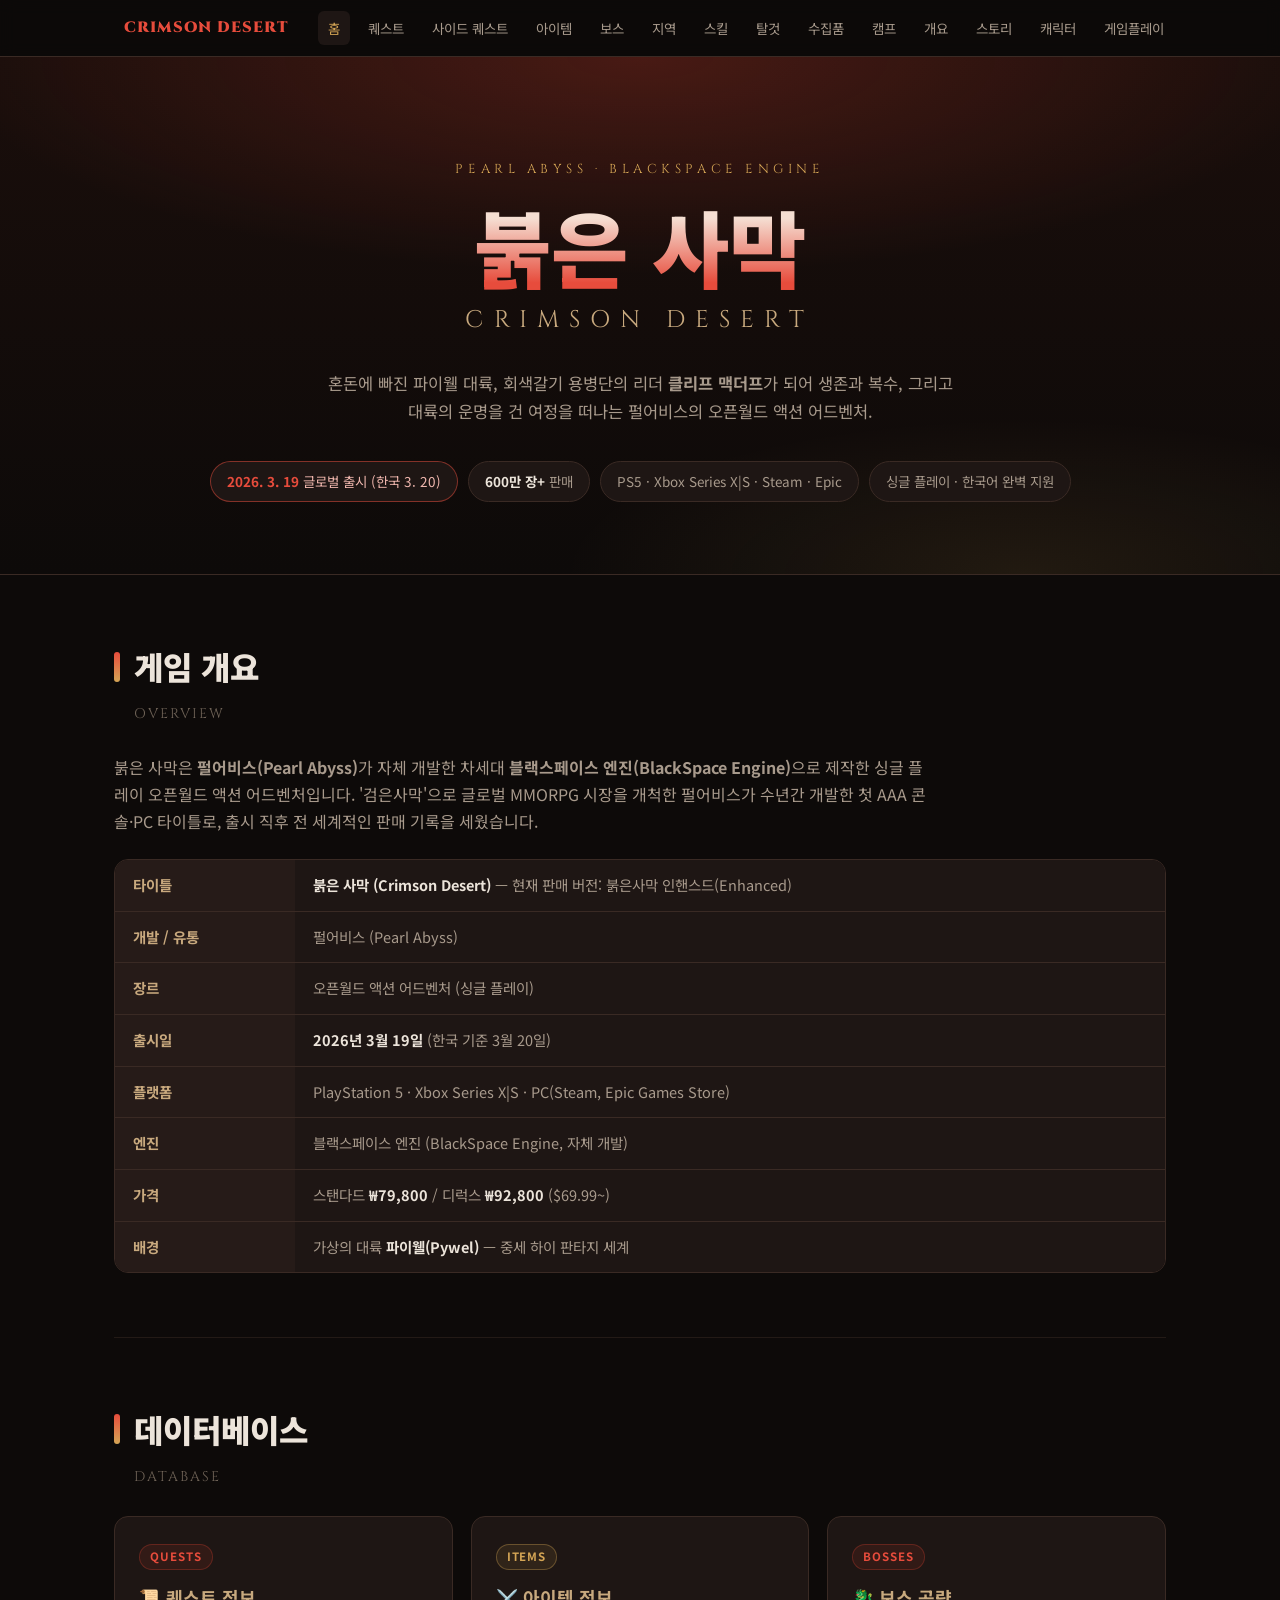
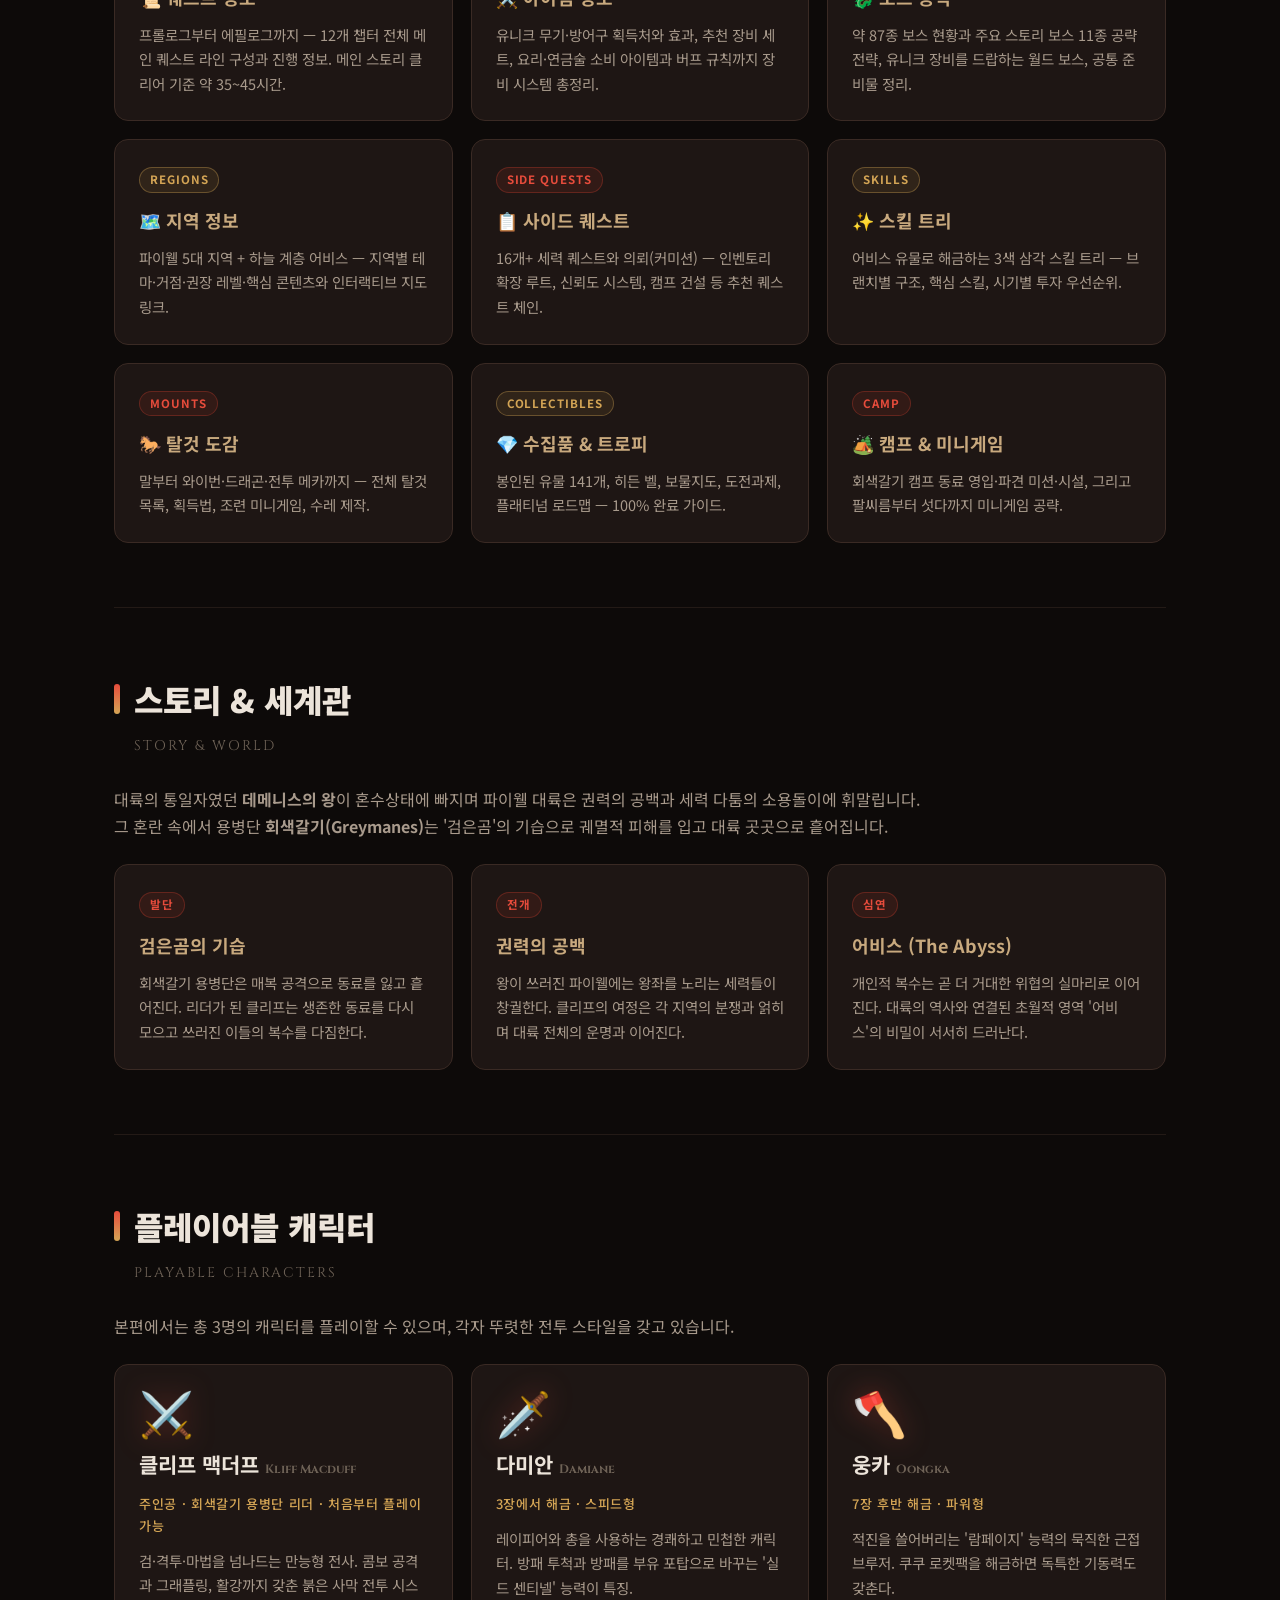
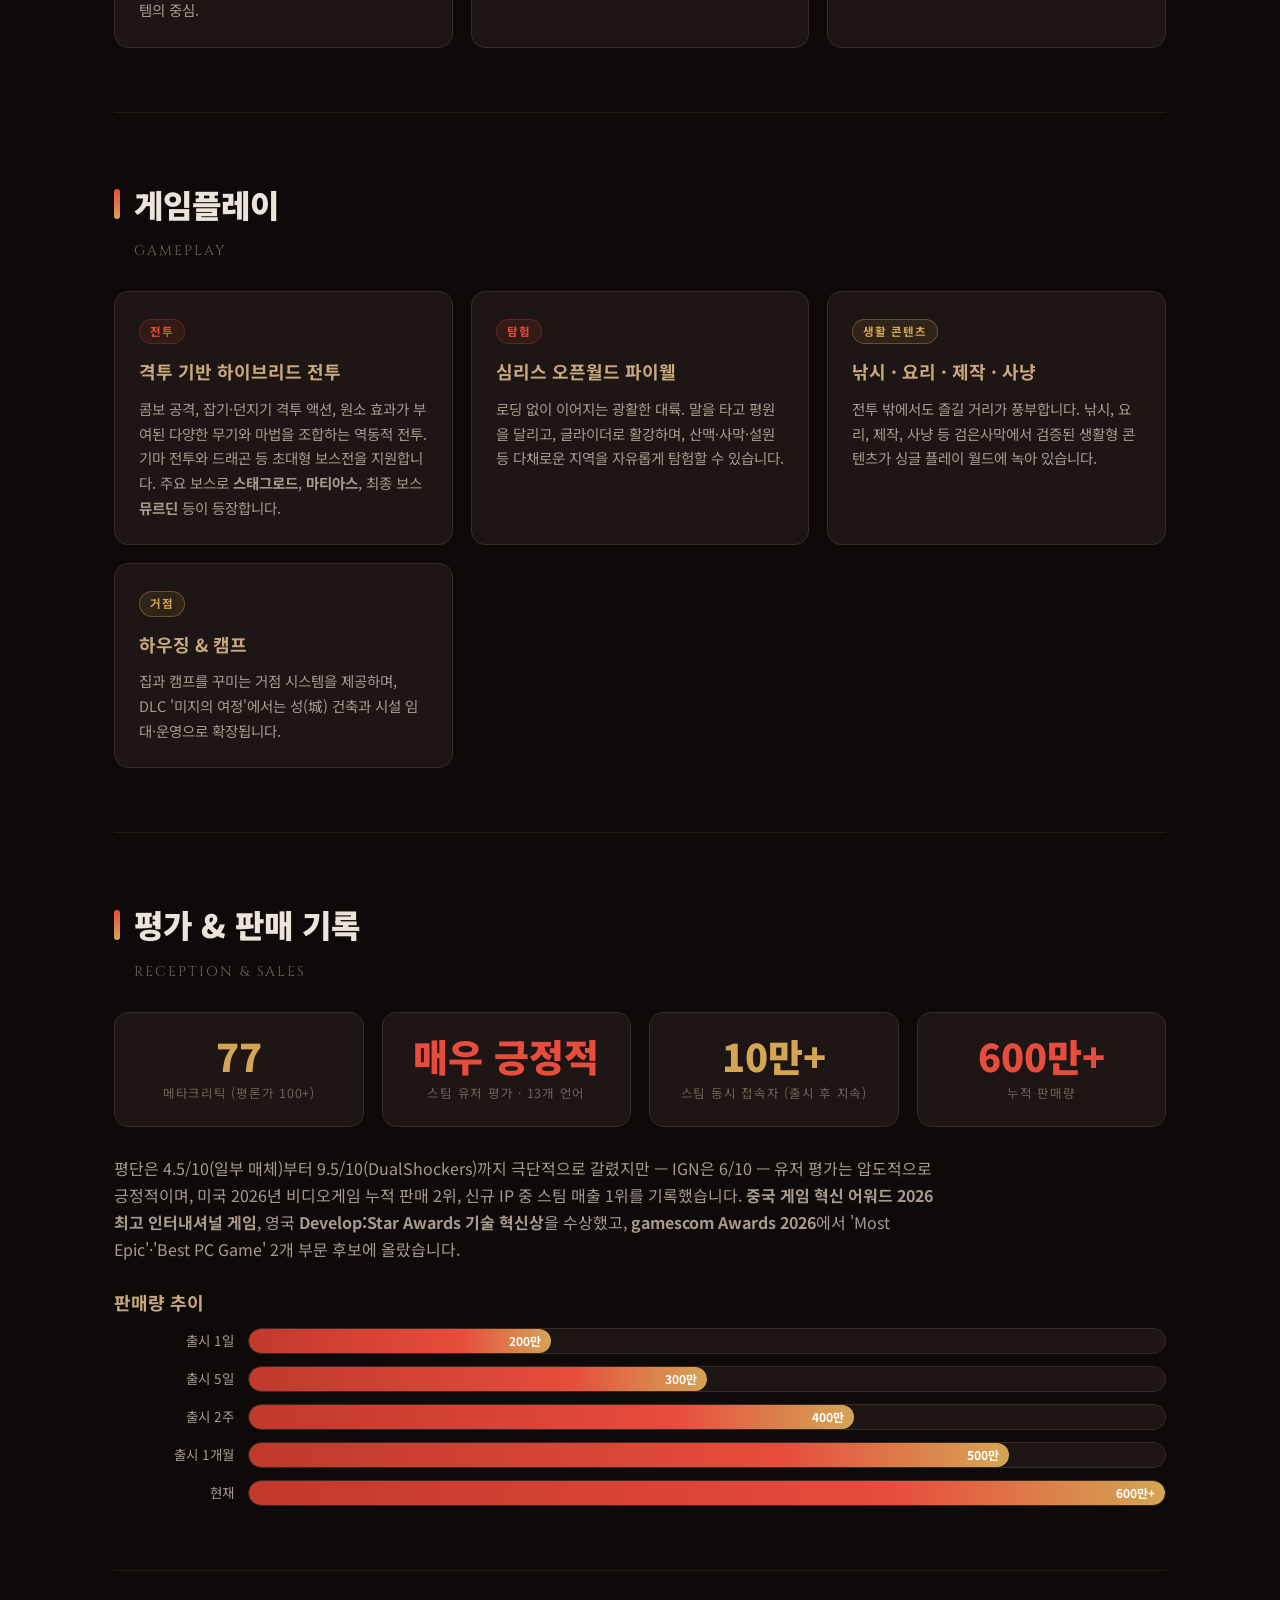
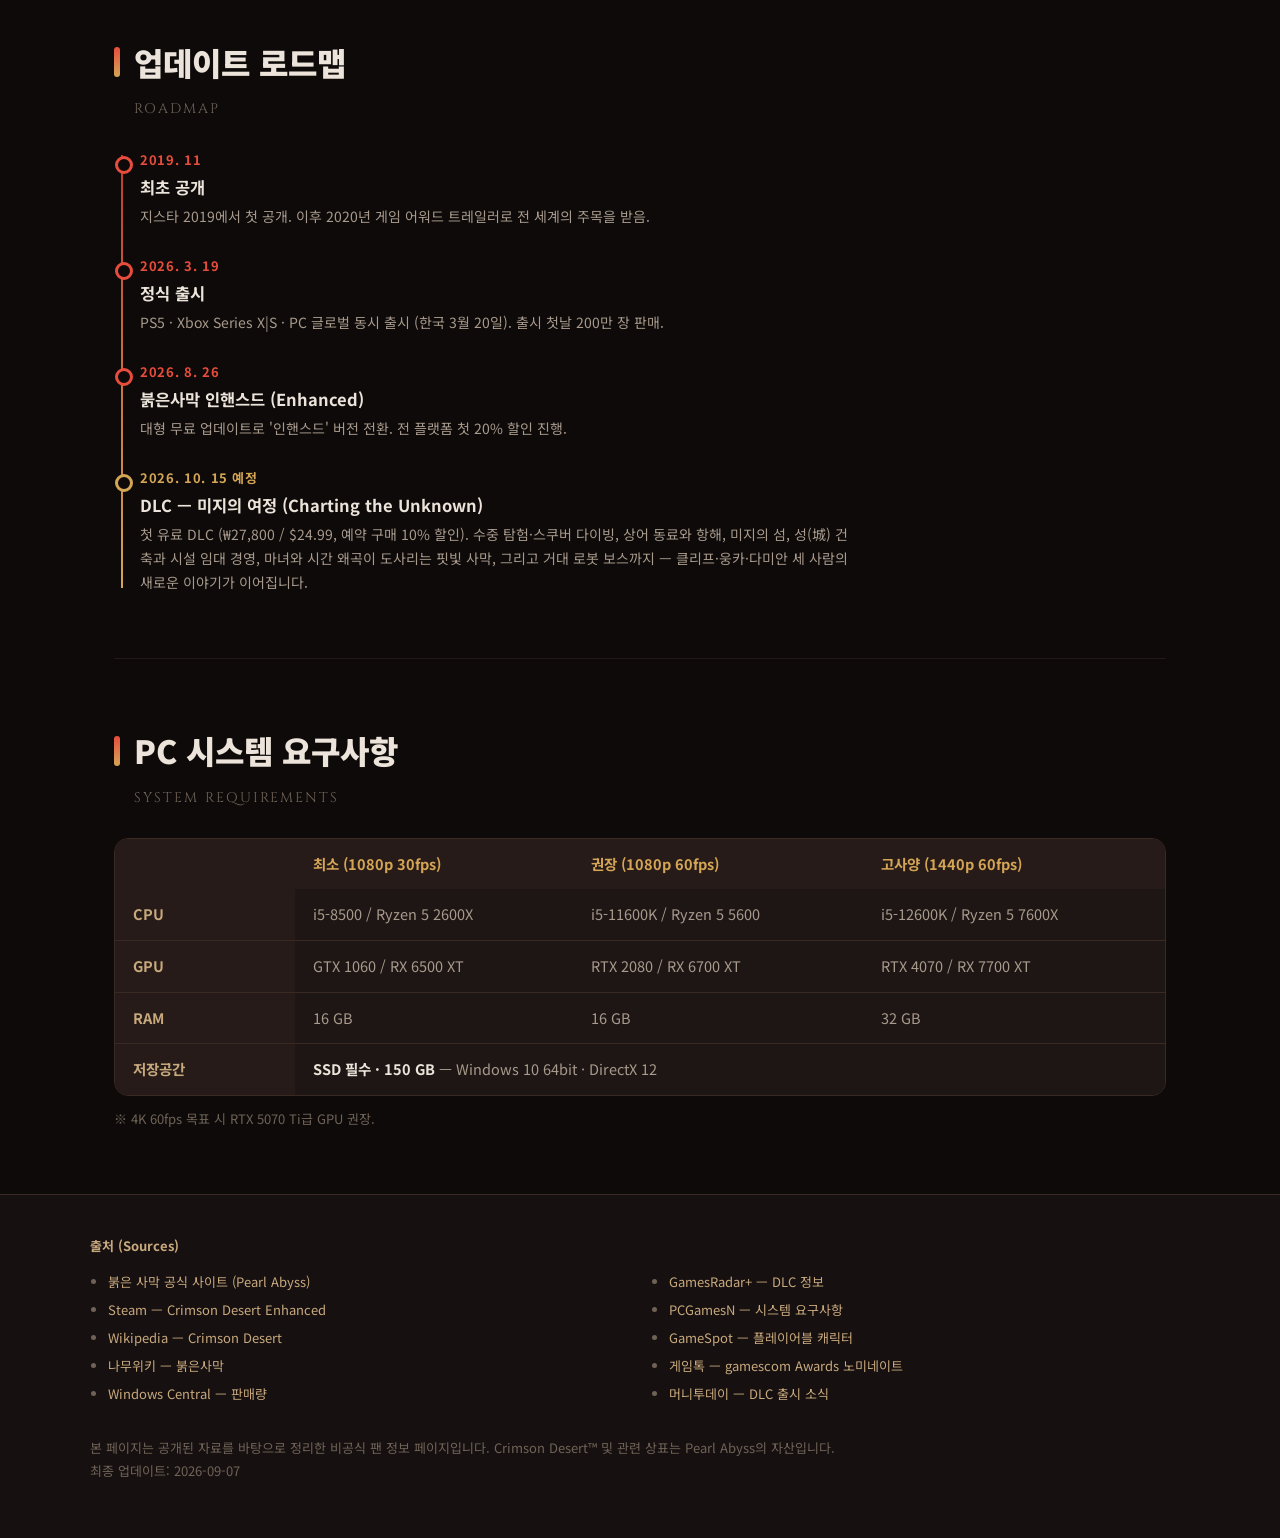
<file: index.html>
<!DOCTYPE html>
<html lang="ko">
<head>
<meta charset="UTF-8">
<meta name="viewport" content="width=device-width, initial-scale=1.0">
<title>붉은 사막 — Crimson Desert</title>
<meta name="description" content="펄어비스의 오픈월드 액션 어드벤처 '붉은 사막(Crimson Desert)' 종합 정보 페이지">
<link rel="preconnect" href="https://fonts.googleapis.com">
<link rel="preconnect" href="https://fonts.gstatic.com" crossorigin>
<link href="https://fonts.googleapis.com/css2?family=Noto+Sans+KR:wght@300;400;500;700;900&family=Cinzel:wght@600;800&display=swap" rel="stylesheet">
<link rel="stylesheet" href="assets/style.css">
</head>
<body>

<nav>
  <div class="nav-inner">
    <a class="nav-logo en" href="index.html">CRIMSON DESERT</a>
    <a href="index.html" class="active">홈</a>
    <a href="quests.html">퀘스트</a>
    <a href="sidequests.html">사이드 퀘스트</a>
    <a href="items.html">아이템</a>
    <a href="bosses.html">보스</a>
    <a href="regions.html">지역</a>
    <a href="skills.html">스킬</a>
    <a href="mounts.html">탈것</a>
    <a href="collectibles.html">수집품</a>
    <a href="camp.html">캠프</a>
    <a href="#overview">개요</a>
    <a href="#story">스토리</a>
    <a href="#characters">캐릭터</a>
    <a href="#gameplay">게임플레이</a>
    <a href="#reception">평가·판매</a>
    <a href="#roadmap">로드맵</a>
    <a href="#specs">사양</a>
  </div>
</nav>

<header>
  <span class="hero-kicker en">Pearl Abyss · BlackSpace Engine</span>
  <h1>붉은 사막</h1>
  <div class="hero-en en">CRIMSON DESERT</div>
  <p class="hero-desc">
    혼돈에 빠진 파이웰 대륙, 회색갈기 용병단의 리더 <strong>클리프 맥더프</strong>가 되어
    생존과 복수, 그리고 대륙의 운명을 건 여정을 떠나는 펄어비스의 오픈월드 액션 어드벤처.
  </p>
  <div class="hero-badges">
    <span class="badge hot"><strong>2026. 3. 19</strong> 글로벌 출시 (한국 3. 20)</span>
    <span class="badge"><strong>600만 장+</strong> 판매</span>
    <span class="badge">PS5 · Xbox Series X|S · Steam · Epic</span>
    <span class="badge">싱글 플레이 · 한국어 완벽 지원</span>
  </div>
</header>

<main>

<section id="overview">
  <h2>게임 개요</h2>
  <div class="sub en">Overview</div>
  <p class="lead">
    붉은 사막은 <strong>펄어비스(Pearl Abyss)</strong>가 자체 개발한 차세대 <strong>블랙스페이스 엔진(BlackSpace Engine)</strong>으로
    제작한 싱글 플레이 오픈월드 액션 어드벤처입니다. '검은사막'으로 글로벌 MMORPG 시장을 개척한 펄어비스가
    수년간 개발한 첫 AAA 콘솔·PC 타이틀로, 출시 직후 전 세계적인 판매 기록을 세웠습니다.
  </p>
  <div class="tbl-wrap">
    <table>
      <tr><th>타이틀</th><td><strong>붉은 사막 (Crimson Desert)</strong> — 현재 판매 버전: 붉은사막 인핸스드(Enhanced)</td></tr>
      <tr><th>개발 / 유통</th><td>펄어비스 (Pearl Abyss)</td></tr>
      <tr><th>장르</th><td>오픈월드 액션 어드벤처 (싱글 플레이)</td></tr>
      <tr><th>출시일</th><td><strong>2026년 3월 19일</strong> (한국 기준 3월 20일)</td></tr>
      <tr><th>플랫폼</th><td>PlayStation 5 · Xbox Series X|S · PC(Steam, Epic Games Store)</td></tr>
      <tr><th>엔진</th><td>블랙스페이스 엔진 (BlackSpace Engine, 자체 개발)</td></tr>
      <tr><th>가격</th><td>스탠다드 <strong>₩79,800</strong> / 디럭스 <strong>₩92,800</strong> ($69.99~)</td></tr>
      <tr><th>배경</th><td>가상의 대륙 <strong>파이웰(Pywel)</strong> — 중세 하이 판타지 세계</td></tr>
    </table>
  </div>
</section>

<section id="database">
  <h2>데이터베이스</h2>
  <div class="sub en">Database</div>
  <div class="grid c2">
    <a class="card" href="quests.html">
      <span class="tag">QUESTS</span>
      <h3>📜 퀘스트 정보</h3>
      <p>프롤로그부터 에필로그까지 — 12개 챕터 전체 메인 퀘스트 라인 구성과 진행 정보. 메인 스토리 클리어 기준 약 35~45시간.</p>
    </a>
    <a class="card" href="items.html">
      <span class="tag gold">ITEMS</span>
      <h3>⚔️ 아이템 정보</h3>
      <p>유니크 무기·방어구 획득처와 효과, 추천 장비 세트, 요리·연금술 소비 아이템과 버프 규칙까지 장비 시스템 총정리.</p>
    </a>
    <a class="card" href="bosses.html">
      <span class="tag">BOSSES</span>
      <h3>🐉 보스 공략</h3>
      <p>약 87종 보스 현황과 주요 스토리 보스 11종 공략 전략, 유니크 장비를 드랍하는 월드 보스, 공통 준비물 정리.</p>
    </a>
    <a class="card" href="regions.html">
      <span class="tag gold">REGIONS</span>
      <h3>🗺️ 지역 정보</h3>
      <p>파이웰 5대 지역 + 하늘 계층 어비스 — 지역별 테마·거점·권장 레벨·핵심 콘텐츠와 인터랙티브 지도 링크.</p>
    </a>
    <a class="card" href="sidequests.html">
      <span class="tag">SIDE QUESTS</span>
      <h3>📋 사이드 퀘스트</h3>
      <p>16개+ 세력 퀘스트와 의뢰(커미션) — 인벤토리 확장 루트, 신뢰도 시스템, 캠프 건설 등 추천 퀘스트 체인.</p>
    </a>
    <a class="card" href="skills.html">
      <span class="tag gold">SKILLS</span>
      <h3>✨ 스킬 트리</h3>
      <p>어비스 유물로 해금하는 3색 삼각 스킬 트리 — 브랜치별 구조, 핵심 스킬, 시기별 투자 우선순위.</p>
    </a>
    <a class="card" href="mounts.html">
      <span class="tag">MOUNTS</span>
      <h3>🐎 탈것 도감</h3>
      <p>말부터 와이번·드래곤·전투 메카까지 — 전체 탈것 목록, 획득법, 조련 미니게임, 수레 제작.</p>
    </a>
    <a class="card" href="collectibles.html">
      <span class="tag gold">COLLECTIBLES</span>
      <h3>💎 수집품 &amp; 트로피</h3>
      <p>봉인된 유물 141개, 히든 벨, 보물지도, 도전과제, 플래티넘 로드맵 — 100% 완료 가이드.</p>
    </a>
    <a class="card" href="camp.html">
      <span class="tag">CAMP</span>
      <h3>🏕️ 캠프 &amp; 미니게임</h3>
      <p>회색갈기 캠프 동료 영입·파견 미션·시설, 그리고 팔씨름부터 섯다까지 미니게임 공략.</p>
    </a>
  </div>
</section>

<section id="story">
  <h2>스토리 &amp; 세계관</h2>
  <div class="sub en">Story &amp; World</div>
  <p class="lead">
    대륙의 통일자였던 <strong>데메니스의 왕</strong>이 혼수상태에 빠지며 파이웰 대륙은 권력의 공백과
    세력 다툼의 소용돌이에 휘말립니다. 그 혼란 속에서 용병단 <strong>회색갈기(Greymanes)</strong>는
    '검은곰'의 기습으로 궤멸적 피해를 입고 대륙 곳곳으로 흩어집니다.
  </p>
  <div class="grid c3">
    <div class="card">
      <span class="tag">발단</span>
      <h3>검은곰의 기습</h3>
      <p>회색갈기 용병단은 매복 공격으로 동료를 잃고 흩어진다. 리더가 된 클리프는 생존한 동료를 다시 모으고 쓰러진 이들의 복수를 다짐한다.</p>
    </div>
    <div class="card">
      <span class="tag">전개</span>
      <h3>권력의 공백</h3>
      <p>왕이 쓰러진 파이웰에는 왕좌를 노리는 세력들이 창궐한다. 클리프의 여정은 각 지역의 분쟁과 얽히며 대륙 전체의 운명과 이어진다.</p>
    </div>
    <div class="card">
      <span class="tag">심연</span>
      <h3>어비스 (The Abyss)</h3>
      <p>개인적 복수는 곧 더 거대한 위협의 실마리로 이어진다. 대륙의 역사와 연결된 초월적 영역 '어비스'의 비밀이 서서히 드러난다.</p>
    </div>
  </div>
</section>

<section id="characters">
  <h2>플레이어블 캐릭터</h2>
  <div class="sub en">Playable Characters</div>
  <p class="lead">본편에서는 총 3명의 캐릭터를 플레이할 수 있으며, 각자 뚜렷한 전투 스타일을 갖고 있습니다.</p>
  <div class="grid c3">
    <div class="card char">
      <div class="portrait">⚔️</div>
      <h3>클리프 맥더프 <span class="en" style="font-size:12px;color:var(--text-faint)">Kliff Macduff</span></h3>
      <div class="role">주인공 · 회색갈기 용병단 리더 · 처음부터 플레이 가능</div>
      <p>검·격투·마법을 넘나드는 만능형 전사. 콤보 공격과 그래플링, 활강까지 갖춘 붉은 사막 전투 시스템의 중심.</p>
    </div>
    <div class="card char">
      <div class="portrait">🗡️</div>
      <h3>다미안 <span class="en" style="font-size:12px;color:var(--text-faint)">Damiane</span></h3>
      <div class="role">3장에서 해금 · 스피드형</div>
      <p>레이피어와 총을 사용하는 경쾌하고 민첩한 캐릭터. 방패 투척과 방패를 부유 포탑으로 바꾸는 '실드 센티넬' 능력이 특징.</p>
    </div>
    <div class="card char">
      <div class="portrait">🪓</div>
      <h3>웅카 <span class="en" style="font-size:12px;color:var(--text-faint)">Oongka</span></h3>
      <div class="role">7장 후반 해금 · 파워형</div>
      <p>적진을 쓸어버리는 '람페이지' 능력의 묵직한 근접 브루저. 쿠쿠 로켓팩을 해금하면 독특한 기동력도 갖춘다.</p>
    </div>
  </div>
</section>

<section id="gameplay">
  <h2>게임플레이</h2>
  <div class="sub en">Gameplay</div>
  <div class="grid c2">
    <div class="card">
      <span class="tag">전투</span>
      <h3>격투 기반 하이브리드 전투</h3>
      <p>콤보 공격, 잡기·던지기 격투 액션, 원소 효과가 부여된 다양한 무기와 마법을 조합하는 역동적 전투. 기마 전투와 드래곤 등 초대형 보스전을 지원합니다. 주요 보스로 <strong>스태그로드</strong>, <strong>마티아스</strong>, 최종 보스 <strong>뮤르딘</strong> 등이 등장합니다.</p>
    </div>
    <div class="card">
      <span class="tag">탐험</span>
      <h3>심리스 오픈월드 파이웰</h3>
      <p>로딩 없이 이어지는 광활한 대륙. 말을 타고 평원을 달리고, 글라이더로 활강하며, 산맥·사막·설원 등 다채로운 지역을 자유롭게 탐험할 수 있습니다.</p>
    </div>
    <div class="card">
      <span class="tag gold">생활 콘텐츠</span>
      <h3>낚시 · 요리 · 제작 · 사냥</h3>
      <p>전투 밖에서도 즐길 거리가 풍부합니다. 낚시, 요리, 제작, 사냥 등 검은사막에서 검증된 생활형 콘텐츠가 싱글 플레이 월드에 녹아 있습니다.</p>
    </div>
    <div class="card">
      <span class="tag gold">거점</span>
      <h3>하우징 &amp; 캠프</h3>
      <p>집과 캠프를 꾸미는 거점 시스템을 제공하며, DLC '미지의 여정'에서는 성(城) 건축과 시설 임대·운영으로 확장됩니다.</p>
    </div>
  </div>
</section>

<section id="reception">
  <h2>평가 &amp; 판매 기록</h2>
  <div class="sub en">Reception &amp; Sales</div>
  <div class="scores">
    <div class="score"><div class="num">77</div><div class="lbl">메타크리틱 (평론가 100+)</div></div>
    <div class="score"><div class="num red">매우 긍정적</div><div class="lbl">스팀 유저 평가 · 13개 언어</div></div>
    <div class="score"><div class="num">10만+</div><div class="lbl">스팀 동시 접속자 (출시 후 지속)</div></div>
    <div class="score"><div class="num red">600만+</div><div class="lbl">누적 판매량</div></div>
  </div>
  <p class="lead">
    평단은 4.5/10(일부 매체)부터 9.5/10(DualShockers)까지 극단적으로 갈렸지만 — IGN은 6/10 —
    유저 평가는 압도적으로 긍정적이며, 미국 2026년 비디오게임 누적 판매 2위, 신규 IP 중 스팀 매출 1위를 기록했습니다.
    <strong>중국 게임 혁신 어워드 2026 최고 인터내셔널 게임</strong>, 영국 <strong>Develop:Star Awards 기술 혁신상</strong>을 수상했고,
    <strong>gamescom Awards 2026</strong>에서 'Most Epic'·'Best PC Game' 2개 부문 후보에 올랐습니다.
  </p>
  <h3>판매량 추이</h3>
  <div class="sales">
    <div class="sale-row"><div class="sale-label">출시 1일</div><div class="sale-track"><div class="sale-fill" style="width:33%">200만</div></div></div>
    <div class="sale-row"><div class="sale-label">출시 5일</div><div class="sale-track"><div class="sale-fill" style="width:50%">300만</div></div></div>
    <div class="sale-row"><div class="sale-label">출시 2주</div><div class="sale-track"><div class="sale-fill" style="width:66%">400만</div></div></div>
    <div class="sale-row"><div class="sale-label">출시 1개월</div><div class="sale-track"><div class="sale-fill" style="width:83%">500만</div></div></div>
    <div class="sale-row"><div class="sale-label">현재</div><div class="sale-track"><div class="sale-fill" style="width:100%">600만+</div></div></div>
  </div>
</section>

<section id="roadmap">
  <h2>업데이트 로드맵</h2>
  <div class="sub en">Roadmap</div>
  <div class="timeline">
    <div class="tl-item">
      <div class="tl-date">2019. 11</div>
      <h3>최초 공개</h3>
      <p>지스타 2019에서 첫 공개. 이후 2020년 게임 어워드 트레일러로 전 세계의 주목을 받음.</p>
    </div>
    <div class="tl-item">
      <div class="tl-date">2026. 3. 19</div>
      <h3>정식 출시</h3>
      <p>PS5 · Xbox Series X|S · PC 글로벌 동시 출시 (한국 3월 20일). 출시 첫날 200만 장 판매.</p>
    </div>
    <div class="tl-item">
      <div class="tl-date">2026. 8. 26</div>
      <h3>붉은사막 인핸스드 (Enhanced)</h3>
      <p>대형 무료 업데이트로 '인핸스드' 버전 전환. 전 플랫폼 첫 20% 할인 진행.</p>
    </div>
    <div class="tl-item future">
      <div class="tl-date">2026. 10. 15 예정</div>
      <h3>DLC — 미지의 여정 (Charting the Unknown)</h3>
      <p>첫 유료 DLC (₩27,800 / $24.99, 예약 구매 10% 할인). 수중 탐험·스쿠버 다이빙, 상어 동료와 항해, 미지의 섬,
      성(城) 건축과 시설 임대 경영, 마녀와 시간 왜곡이 도사리는 핏빛 사막, 그리고 거대 로봇 보스까지 —
      클리프·웅카·다미안 세 사람의 새로운 이야기가 이어집니다.</p>
    </div>
  </div>
</section>

<section id="specs">
  <h2>PC 시스템 요구사항</h2>
  <div class="sub en">System Requirements</div>
  <div class="tbl-wrap">
    <table>
      <thead>
        <tr><th></th><th>최소 (1080p 30fps)</th><th>권장 (1080p 60fps)</th><th>고사양 (1440p 60fps)</th></tr>
      </thead>
      <tbody>
        <tr><th>CPU</th><td>i5-8500 / Ryzen 5 2600X</td><td>i5-11600K / Ryzen 5 5600</td><td>i5-12600K / Ryzen 5 7600X</td></tr>
        <tr><th>GPU</th><td>GTX 1060 / RX 6500 XT</td><td>RTX 2080 / RX 6700 XT</td><td>RTX 4070 / RX 7700 XT</td></tr>
        <tr><th>RAM</th><td>16 GB</td><td>16 GB</td><td>32 GB</td></tr>
        <tr><th>저장공간</th><td colspan="3"><strong>SSD 필수 · 150 GB</strong> — Windows 10 64bit · DirectX 12</td></tr>
      </tbody>
    </table>
  </div>
  <p style="color:var(--text-faint);font-size:13px;margin-top:12px">※ 4K 60fps 목표 시 RTX 5070 Ti급 GPU 권장.</p>
</section>

</main>

<footer>
  <div class="foot-inner">
    <strong style="color:var(--sand)">출처 (Sources)</strong>
    <ul class="src-list">
      <li><a href="https://crimsondesert.pearlabyss.com" target="_blank" rel="noopener">붉은 사막 공식 사이트 (Pearl Abyss)</a></li>
      <li><a href="https://store.steampowered.com/app/3321460/Crimson_Desert/" target="_blank" rel="noopener">Steam — Crimson Desert Enhanced</a></li>
      <li><a href="https://en.wikipedia.org/wiki/Crimson_Desert" target="_blank" rel="noopener">Wikipedia — Crimson Desert</a></li>
      <li><a href="https://namu.wiki/w/%EB%B6%89%EC%9D%80%EC%82%AC%EB%A7%89" target="_blank" rel="noopener">나무위키 — 붉은사막</a></li>
      <li><a href="https://www.windowscentral.com/gaming/crimson-desert-topping-over-5-million-sales-within-a-month" target="_blank" rel="noopener">Windows Central — 판매량</a></li>
      <li><a href="https://www.gamesradar.com/games/open-world/crimson-desert-charting-the-unknown-dlc-out-next-month-adds-underwater-areas-base-building-and-a-giant-evil-robot/" target="_blank" rel="noopener">GamesRadar+ — DLC 정보</a></li>
      <li><a href="https://www.pcgamesn.com/crimson-desert/system-requirements" target="_blank" rel="noopener">PCGamesN — 시스템 요구사항</a></li>
      <li><a href="https://www.gamespot.com/gallery/crimson-desert-playable-characters-damiane-oongka-kliff/2900-7600/" target="_blank" rel="noopener">GameSpot — 플레이어블 캐릭터</a></li>
      <li><a href="https://www.gametoc.co.kr/news/articleView.html?idxno=110899" target="_blank" rel="noopener">게임톡 — gamescom Awards 노미네이트</a></li>
      <li><a href="https://www.mt.co.kr/tech/2026/09/04/2026090409573659114" target="_blank" rel="noopener">머니투데이 — DLC 출시 소식</a></li>
    </ul>
    <p>본 페이지는 공개된 자료를 바탕으로 정리한 비공식 팬 정보 페이지입니다. Crimson Desert™ 및 관련 상표는 Pearl Abyss의 자산입니다.<br>
    최종 업데이트: 2026-09-07</p>
  </div>
</footer>

</body>
</html>
</file>
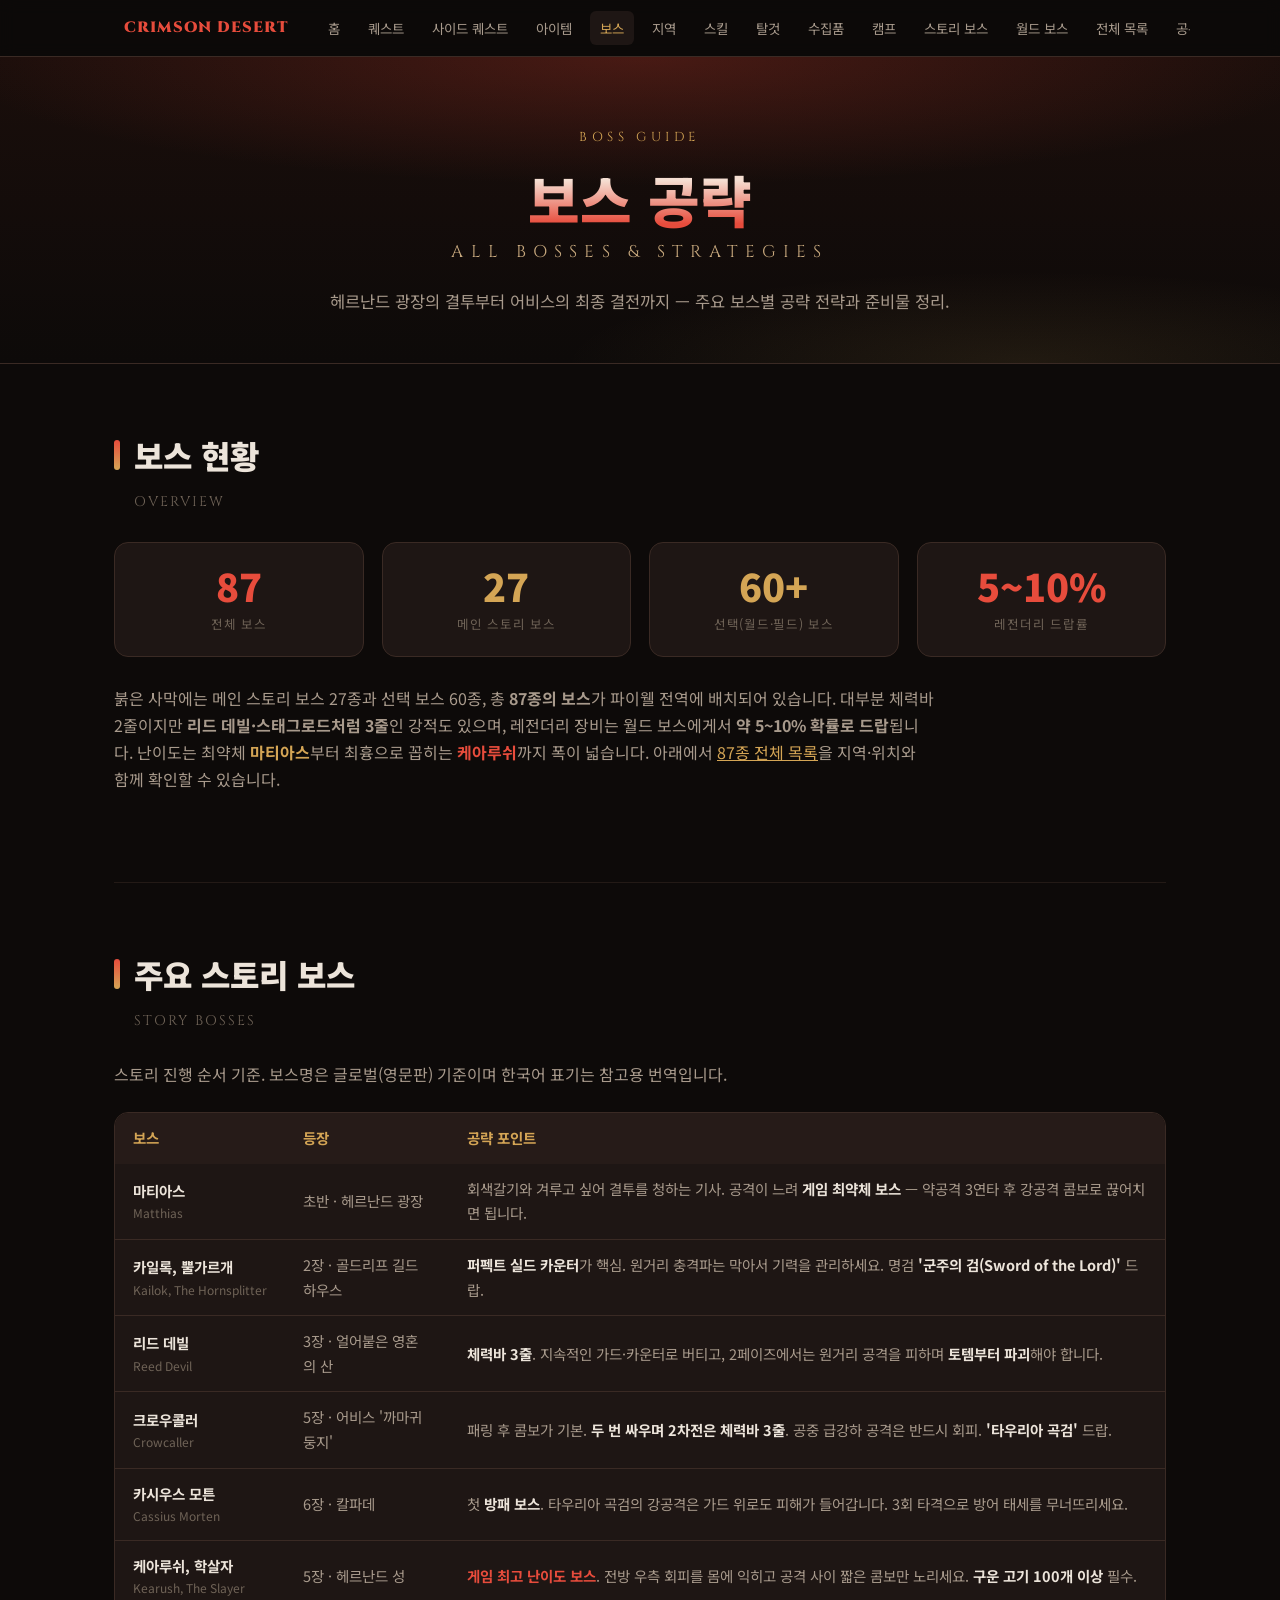
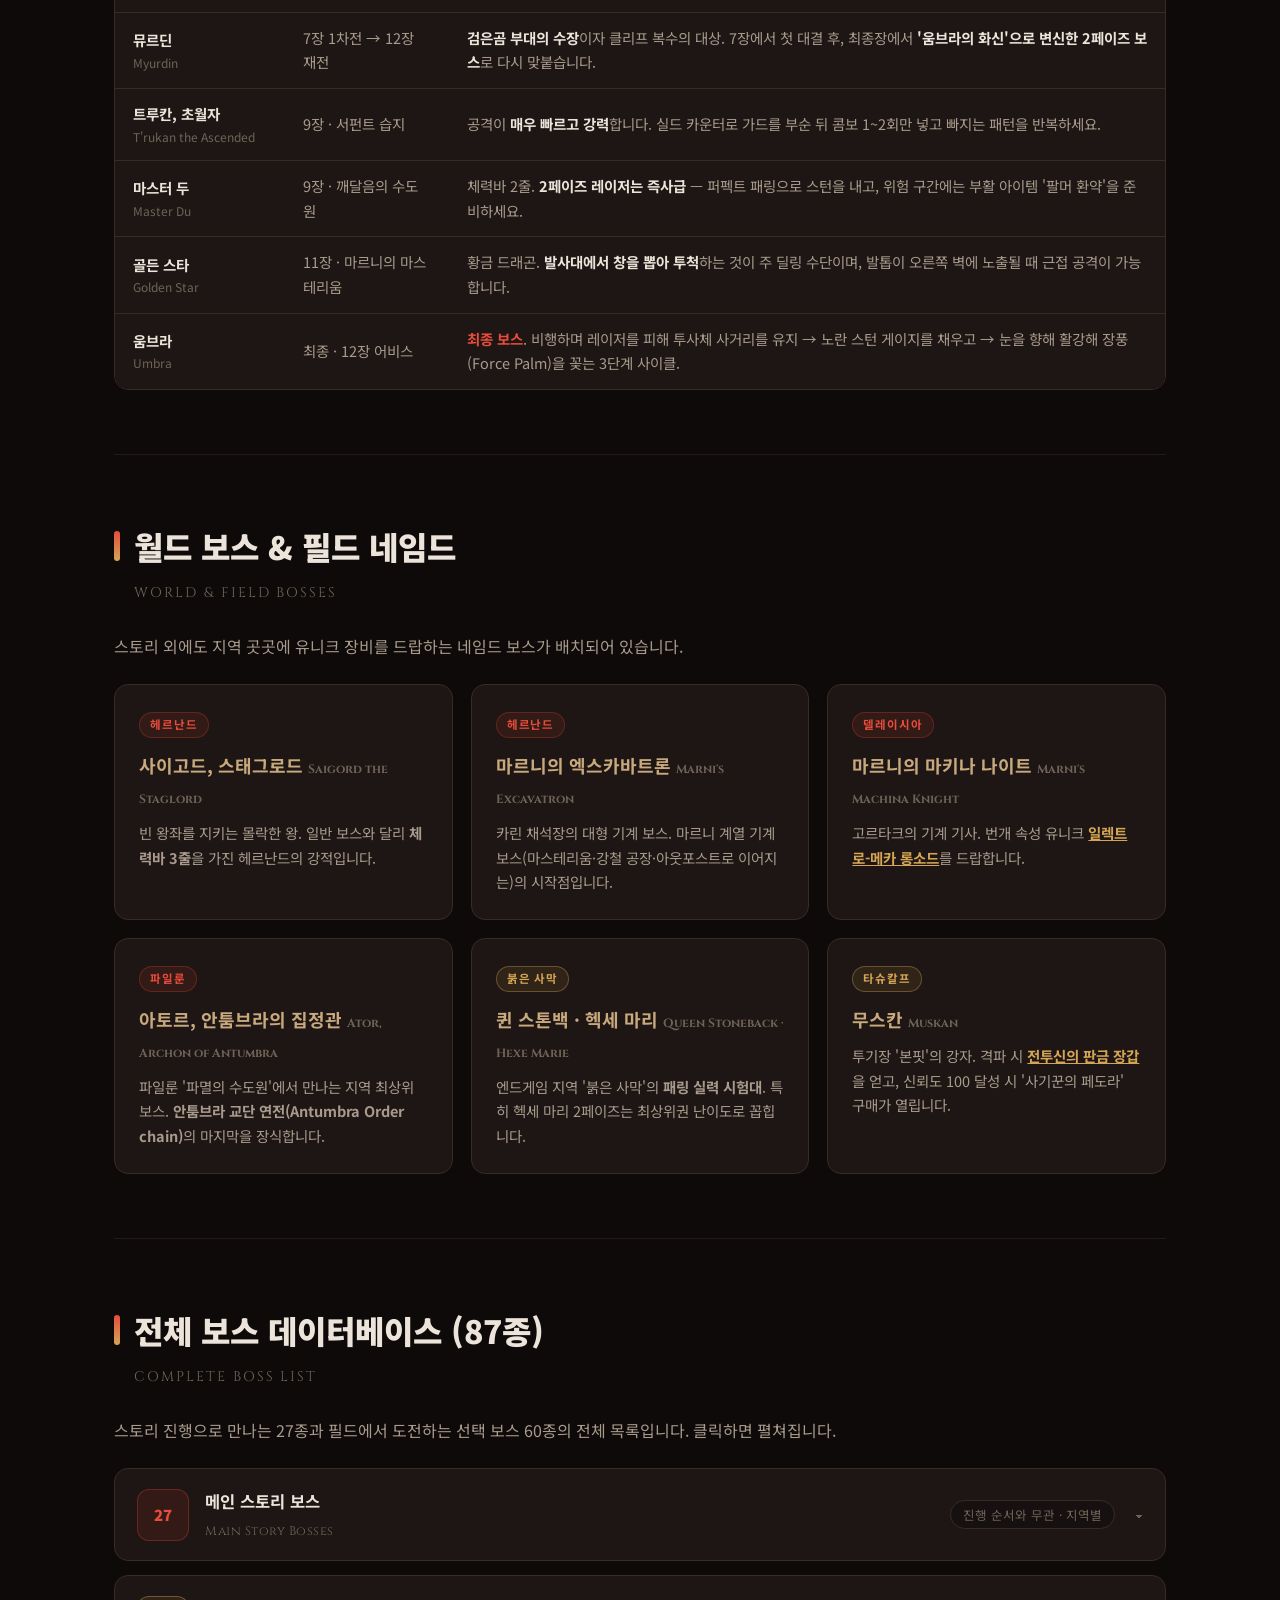
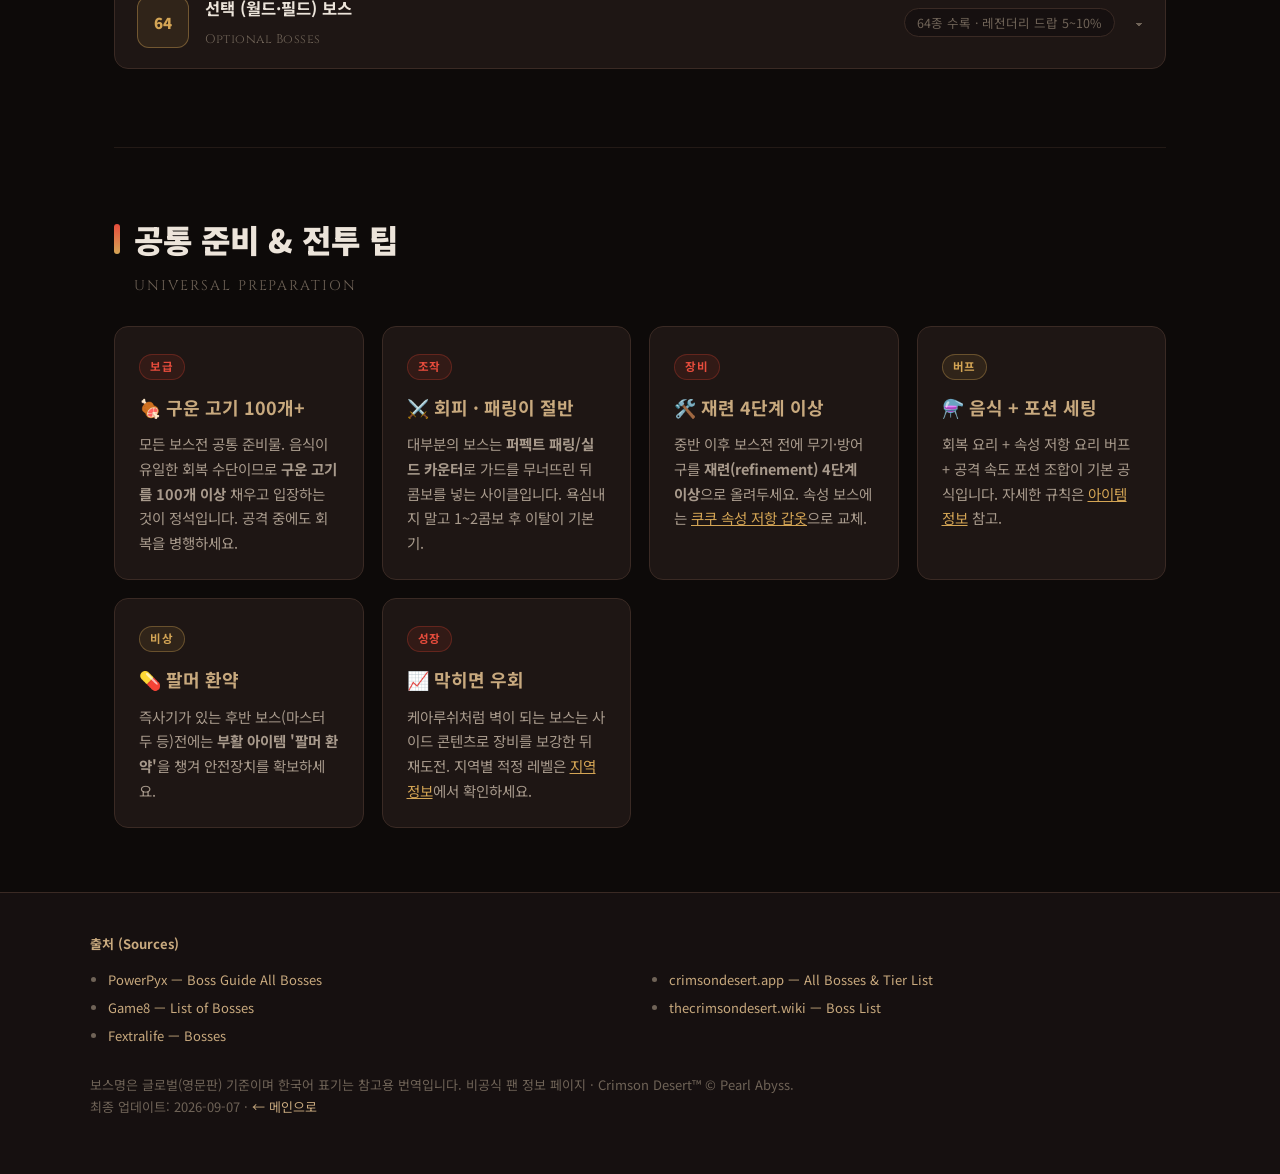
<file: bosses.html>
<!DOCTYPE html>
<html lang="ko">
<head>
<meta charset="UTF-8">
<meta name="viewport" content="width=device-width, initial-scale=1.0">
<title>보스 공략 — 붉은 사막</title>
<meta name="description" content="붉은 사막(Crimson Desert) 보스 공략 데이터베이스 — 주요 스토리 보스 전략, 월드 보스, 공통 준비 팁">
<link rel="preconnect" href="https://fonts.googleapis.com">
<link rel="preconnect" href="https://fonts.gstatic.com" crossorigin>
<link href="https://fonts.googleapis.com/css2?family=Noto+Sans+KR:wght@300;400;500;700;900&family=Cinzel:wght@600;800&display=swap" rel="stylesheet">
<link rel="stylesheet" href="assets/style.css">
</head>
<body>

<nav>
  <div class="nav-inner">
    <a class="nav-logo en" href="index.html">CRIMSON DESERT</a>
    <a href="index.html">홈</a>
    <a href="quests.html">퀘스트</a>
    <a href="sidequests.html">사이드 퀘스트</a>
    <a href="items.html">아이템</a>
    <a href="bosses.html" class="active">보스</a>
    <a href="regions.html">지역</a>
    <a href="skills.html">스킬</a>
    <a href="mounts.html">탈것</a>
    <a href="collectibles.html">수집품</a>
    <a href="camp.html">캠프</a>
    <a href="#story-bosses">스토리 보스</a>
    <a href="#world-bosses">월드 보스</a>
    <a href="#all-bosses">전체 목록</a>
    <a href="#prep">공통 준비</a>
  </div>
</nav>

<header class="page-hero">
  <span class="hero-kicker en">Boss Guide</span>
  <h1>보스 공략</h1>
  <div class="hero-en en">ALL BOSSES &amp; STRATEGIES</div>
  <p class="hero-desc">헤르난드 광장의 결투부터 어비스의 최종 결전까지 — 주요 보스별 공략 전략과 준비물 정리.</p>
</header>

<main>

<section id="boss-overview">
  <h2>보스 현황</h2>
  <div class="sub en">Overview</div>
  <div class="scores">
    <div class="score"><div class="num red">87</div><div class="lbl">전체 보스</div></div>
    <div class="score"><div class="num">27</div><div class="lbl">메인 스토리 보스</div></div>
    <div class="score"><div class="num">60+</div><div class="lbl">선택(월드·필드) 보스</div></div>
    <div class="score"><div class="num red">5~10%</div><div class="lbl">레전더리 드랍률</div></div>
  </div>
  <p class="lead">
    붉은 사막에는 메인 스토리 보스 27종과 선택 보스 60종, 총 <strong>87종의 보스</strong>가
    파이웰 전역에 배치되어 있습니다. 대부분 체력바 2줄이지만 <strong>리드 데빌·스태그로드처럼 3줄</strong>인 강적도 있으며,
    레전더리 장비는 월드 보스에게서 <strong>약 5~10% 확률로 드랍</strong>됩니다.
    난이도는 최약체 <strong style="color:var(--gold)">마티아스</strong>부터 최흉으로 꼽히는
    <strong style="color:var(--crimson-bright)">케아루쉬</strong>까지 폭이 넓습니다.
    아래에서 <a href="#all-bosses" style="color:var(--gold)">87종 전체 목록</a>을 지역·위치와 함께 확인할 수 있습니다.
  </p>
</section>

<section id="story-bosses">
  <h2>주요 스토리 보스</h2>
  <div class="sub en">Story Bosses</div>
  <p class="lead">스토리 진행 순서 기준. 보스명은 글로벌(영문판) 기준이며 한국어 표기는 참고용 번역입니다.</p>
  <div class="tbl-wrap">
    <table class="items">
      <thead>
        <tr><th>보스</th><th>등장</th><th>공략 포인트</th></tr>
      </thead>
      <tbody>
        <tr>
          <td>마티아스<span class="sub-en">Matthias</span></td>
          <td>초반 · 헤르난드 광장</td>
          <td>회색갈기와 겨루고 싶어 결투를 청하는 기사. 공격이 느려 <strong>게임 최약체 보스</strong> — 약공격 3연타 후 강공격 콤보로 끊어치면 됩니다.</td>
        </tr>
        <tr>
          <td>카일록, 뿔가르개<span class="sub-en">Kailok, The Hornsplitter</span></td>
          <td>2장 · 골드리프 길드하우스</td>
          <td><strong>퍼펙트 실드 카운터</strong>가 핵심. 원거리 충격파는 막아서 기력을 관리하세요. 명검 <strong>'군주의 검(Sword of the Lord)'</strong> 드랍.</td>
        </tr>
        <tr>
          <td>리드 데빌<span class="sub-en">Reed Devil</span></td>
          <td>3장 · 얼어붙은 영혼의 산</td>
          <td><strong>체력바 3줄</strong>. 지속적인 가드·카운터로 버티고, 2페이즈에서는 원거리 공격을 피하며 <strong>토템부터 파괴</strong>해야 합니다.</td>
        </tr>
        <tr>
          <td>크로우콜러<span class="sub-en">Crowcaller</span></td>
          <td>5장 · 어비스 '까마귀 둥지'</td>
          <td>패링 후 콤보가 기본. <strong>두 번 싸우며 2차전은 체력바 3줄</strong>. 공중 급강하 공격은 반드시 회피. <strong>'타우리아 곡검'</strong> 드랍.</td>
        </tr>
        <tr>
          <td>카시우스 모튼<span class="sub-en">Cassius Morten</span></td>
          <td>6장 · 칼파데</td>
          <td>첫 <strong>방패 보스</strong>. 타우리아 곡검의 강공격은 가드 위로도 피해가 들어갑니다. 3회 타격으로 방어 태세를 무너뜨리세요.</td>
        </tr>
        <tr>
          <td>케아루쉬, 학살자<span class="sub-en">Kearush, The Slayer</span></td>
          <td>5장 · 헤르난드 성</td>
          <td><strong style="color:var(--crimson-bright)">게임 최고 난이도 보스</strong>. 전방 우측 회피를 몸에 익히고 공격 사이 짧은 콤보만 노리세요. <strong>구운 고기 100개 이상</strong> 필수.</td>
        </tr>
        <tr>
          <td>뮤르딘<span class="sub-en">Myurdin</span></td>
          <td>7장 1차전 → 12장 재전</td>
          <td><strong>검은곰 부대의 수장</strong>이자 클리프 복수의 대상. 7장에서 첫 대결 후, 최종장에서 <strong>'움브라의 화신'으로 변신한 2페이즈 보스</strong>로 다시 맞붙습니다.</td>
        </tr>
        <tr>
          <td>트루칸, 초월자<span class="sub-en">T'rukan the Ascended</span></td>
          <td>9장 · 서펀트 습지</td>
          <td>공격이 <strong>매우 빠르고 강력</strong>합니다. 실드 카운터로 가드를 부순 뒤 콤보 1~2회만 넣고 빠지는 패턴을 반복하세요.</td>
        </tr>
        <tr>
          <td>마스터 두<span class="sub-en">Master Du</span></td>
          <td>9장 · 깨달음의 수도원</td>
          <td>체력바 2줄. <strong>2페이즈 레이저는 즉사급</strong> — 퍼펙트 패링으로 스턴을 내고, 위험 구간에는 부활 아이템 '팔머 환약'을 준비하세요.</td>
        </tr>
        <tr>
          <td>골든 스타<span class="sub-en">Golden Star</span></td>
          <td>11장 · 마르니의 마스테리움</td>
          <td>황금 드래곤. <strong>발사대에서 창을 뽑아 투척</strong>하는 것이 주 딜링 수단이며, 발톱이 오른쪽 벽에 노출될 때 근접 공격이 가능합니다.</td>
        </tr>
        <tr>
          <td>움브라<span class="sub-en">Umbra</span></td>
          <td>최종 · 12장 어비스</td>
          <td><strong style="color:var(--crimson-bright)">최종 보스</strong>. 비행하며 레이저를 피해 투사체 사거리를 유지 → 노란 스턴 게이지를 채우고 → 눈을 향해 활강해 장풍(Force Palm)을 꽂는 3단계 사이클.</td>
        </tr>
      </tbody>
    </table>
  </div>
</section>

<section id="world-bosses">
  <h2>월드 보스 &amp; 필드 네임드</h2>
  <div class="sub en">World &amp; Field Bosses</div>
  <p class="lead">스토리 외에도 지역 곳곳에 유니크 장비를 드랍하는 네임드 보스가 배치되어 있습니다.</p>
  <div class="grid c2">
    <div class="card">
      <span class="tag">헤르난드</span>
      <h3>사이고드, 스태그로드 <span class="en" style="font-size:12px;color:var(--text-faint)">Saigord the Staglord</span></h3>
      <p>빈 왕좌를 지키는 몰락한 왕. 일반 보스와 달리 <strong>체력바 3줄</strong>을 가진 헤르난드의 강적입니다.</p>
    </div>
    <div class="card">
      <span class="tag">헤르난드</span>
      <h3>마르니의 엑스카바트론 <span class="en" style="font-size:12px;color:var(--text-faint)">Marni's Excavatron</span></h3>
      <p>카린 채석장의 대형 기계 보스. 마르니 계열 기계 보스(마스테리움·강철 공장·아웃포스트로 이어지는)의 시작점입니다.</p>
    </div>
    <div class="card">
      <span class="tag">델레이시아</span>
      <h3>마르니의 마키나 나이트 <span class="en" style="font-size:12px;color:var(--text-faint)">Marni's Machina Knight</span></h3>
      <p>고르타크의 기계 기사. 번개 속성 유니크 <strong><a href="items.html#weapons" style="color:var(--gold)">일렉트로-메카 롱소드</a></strong>를 드랍합니다.</p>
    </div>
    <div class="card">
      <span class="tag">파일룬</span>
      <h3>아토르, 안툼브라의 집정관 <span class="en" style="font-size:12px;color:var(--text-faint)">Ator, Archon of Antumbra</span></h3>
      <p>파일룬 '파멸의 수도원'에서 만나는 지역 최상위 보스. <strong>안툼브라 교단 연전(Antumbra Order chain)</strong>의 마지막을 장식합니다.</p>
    </div>
    <div class="card">
      <span class="tag gold">붉은 사막</span>
      <h3>퀸 스톤백 · 헥세 마리 <span class="en" style="font-size:12px;color:var(--text-faint)">Queen Stoneback · Hexe Marie</span></h3>
      <p>엔드게임 지역 '붉은 사막'의 <strong>패링 실력 시험대</strong>. 특히 헥세 마리 2페이즈는 최상위권 난이도로 꼽힙니다.</p>
    </div>
    <div class="card">
      <span class="tag gold">타슈칼프</span>
      <h3>무스칸 <span class="en" style="font-size:12px;color:var(--text-faint)">Muskan</span></h3>
      <p>투기장 '본핏'의 강자. 격파 시 <strong><a href="items.html#armor" style="color:var(--gold)">전투신의 판금 장갑</a></strong>을 얻고, 신뢰도 100 달성 시 '사기꾼의 페도라' 구매가 열립니다.</p>
    </div>
  </div>
</section>

<section id="all-bosses">
  <h2>전체 보스 데이터베이스 (87종)</h2>
  <div class="sub en">Complete Boss List</div>
  <p class="lead">스토리 진행으로 만나는 27종과 필드에서 도전하는 선택 보스 60종의 전체 목록입니다. 클릭하면 펼쳐집니다.</p>

  <details class="chapter">
    <summary>
      <span class="ch-no">27</span>
      <span class="ch-title"><span class="ko">메인 스토리 보스</span><br><span class="orig en">Main Story Bosses</span></span>
      <span class="ch-count">진행 순서와 무관 · 지역별</span>
    </summary>
    <div class="ch-body" style="padding-left:22px">
      <div class="tbl-wrap" style="margin-top:14px">
        <table class="items">
          <thead><tr><th>보스</th><th>지역</th><th>위치</th></tr></thead>
          <tbody>
            <tr><td>Matthias</td><td>헤르난드</td><td>City of Hernand</td></tr>
            <tr><td>Kailok the Hornsplitter</td><td>헤르난드</td><td>Goldleaf Guildhouse</td></tr>
            <tr><td>Reed Devil</td><td>헤르난드</td><td>Frozen Soul Mountain</td></tr>
            <tr><td>Tenebrum</td><td>헤르난드</td><td>Scholastone Institute</td></tr>
            <tr><td>Kearush the Slayer</td><td>헤르난드</td><td>Hernand Castle</td></tr>
            <tr><td>Cassius Morten</td><td>헤르난드</td><td>City of Calphade</td></tr>
            <tr><td>Myurdin</td><td>헤르난드</td><td>Hills of No Return</td></tr>
            <tr><td>Black Bear Captain</td><td>파일룬</td><td>Deepfog Basin</td></tr>
            <tr><td>Lava Myurdin</td><td>파일룬</td><td>Ashclaw Keep</td></tr>
            <tr><td>Ludvig</td><td>파일룬</td><td>Pailune Castle</td></tr>
            <tr><td>One-Armed Ludvig</td><td>파일룬</td><td>Kingshield Mountain</td></tr>
            <tr><td>Lucian Bastier</td><td>데메니스</td><td>Spire of Clockwork</td></tr>
            <tr><td>Gabriel Caliburn</td><td>데메니스</td><td>Demeniss Castle</td></tr>
            <tr><td>Fortain the Cursed Knight</td><td>데메니스</td><td>Thornbriar Fortress</td></tr>
            <tr><td>Gregor the Halberd of Carnage</td><td>데메니스</td><td>Fort Ironclad</td></tr>
            <tr><td>T'rukan the Ascended</td><td>데메니스</td><td>Serpent Marsh</td></tr>
            <tr><td>Hexe Marie</td><td>데메니스</td><td>Hexe Sanctuary</td></tr>
            <tr><td>Goyen</td><td>붉은 사막</td><td>Nest of Valor</td></tr>
            <tr><td>Master Du</td><td>붉은 사막</td><td>Cloister of Enlightenment</td></tr>
            <tr><td>Marni's Clockwork Mantis</td><td>델레이시아</td><td>Regent's Rise</td></tr>
            <tr><td>Golden Star</td><td>델레이시아</td><td>Marni's Masterium</td></tr>
            <tr><td>Storm Crusher</td><td>델레이시아</td><td>Aeronautical Research Base</td></tr>
            <tr><td>Thunder Crusher</td><td>델레이시아</td><td>Valvegard Garrison</td></tr>
            <tr><td>Crowcaller</td><td>어비스</td><td>Crow's Nest</td></tr>
            <tr><td>Corrupted Caliburn</td><td>어비스</td><td>Light and Darkness</td></tr>
            <tr><td>Myurdin the Avatar of Umbra</td><td>어비스</td><td>Umbra Abyss</td></tr>
            <tr><td><strong style="color:var(--crimson-bright)">Umbra</strong> (최종 보스)</td><td>어비스</td><td>Umbra Abyss</td></tr>
          </tbody>
        </table>
      </div>
    </div>
  </details>

  <details class="chapter">
    <summary>
      <span class="ch-no gold">64</span>
      <span class="ch-title"><span class="ko">선택 (월드·필드) 보스</span><br><span class="orig en">Optional Bosses</span></span>
      <span class="ch-count">64종 수록 · 레전더리 드랍 5~10%</span>
    </summary>
    <div class="ch-body" style="padding-left:22px">
      <div class="tbl-wrap" style="margin-top:14px">
        <table class="items">
          <thead><tr><th>보스</th><th>지역</th><th>위치</th></tr></thead>
          <tbody>
            <tr><td>Marni's Excavatron</td><td>헤르난드</td><td>Karin Quarry</td></tr>
            <tr><td>Crimson Nightmare</td><td>헤르난드</td><td>Fort Perwin</td></tr>
            <tr><td>Saigord the Staglord</td><td>헤르난드</td><td>Icemoor Castle Ruins</td></tr>
            <tr><td>Antumbra's Sword</td><td>헤르난드</td><td>Sanctum of Absolution</td></tr>
            <tr><td>Queen Spider</td><td>헤르난드</td><td>Arboria Castle</td></tr>
            <tr><td>Walter Lanford</td><td>헤르난드</td><td>Fort Warspike</td></tr>
            <tr><td>Hemon Beindel</td><td>헤르난드</td><td>Fort Hellwood</td></tr>
            <tr><td>Black Fang</td><td>헤르난드</td><td>Forest of Wolves</td></tr>
            <tr><td>Cubewalker Lithus</td><td>헤르난드</td><td>Southern Quarry</td></tr>
            <tr><td>Gwen Kraber</td><td>헤르난드</td><td>The Eldertree</td></tr>
            <tr><td>Beloth the Darksworn</td><td>헤르난드</td><td>Hoenmark Ruins</td></tr>
            <tr><td>Sir Catfish</td><td>헤르난드</td><td>Vallua</td></tr>
            <tr><td>Ice Walker</td><td>헤르난드</td><td>Everfrost</td></tr>
            <tr><td>Grave Walker</td><td>헤르난드</td><td>Silent Falls Hideout</td></tr>
            <tr><td>Giath</td><td>헤르난드</td><td>Drakesfall Castle</td></tr>
            <tr><td>Sizlek the Insatiable</td><td>헤르난드</td><td>Ruined Chapel</td></tr>
            <tr><td>Priscus the Ancient</td><td>파일룬</td><td>Spire of Ringing Truth</td></tr>
            <tr><td>White Bearclaw</td><td>파일룬</td><td>Vat'nholl Fortress</td></tr>
            <tr><td>White Bear of the High Mountains</td><td>파일룬</td><td>Fort Askelund</td></tr>
            <tr><td>Antumbra's Staff</td><td>파일룬</td><td>Sanctum of Solace</td></tr>
            <tr><td>Ator, Archon of Antumbra</td><td>파일룬</td><td>Cloister of Ruination</td></tr>
            <tr><td>The Forgotten General</td><td>파일룬</td><td>The General's Tomb</td></tr>
            <tr><td>White Horn</td><td>파일룬</td><td>White Mountains</td></tr>
            <tr><td>Titan</td><td>파일룬</td><td>Windsong Peaks</td></tr>
            <tr><td>One-Eyed Jackal Captain</td><td>파일룬</td><td>Skallcove</td></tr>
            <tr><td>Tarandus the Ashen</td><td>파일룬</td><td>Odeck</td></tr>
            <tr><td>Moren the Mistwood Huntmaster</td><td>파일룬</td><td>Ridgehunter Tannery</td></tr>
            <tr><td>Karanda</td><td>파일룬</td><td>Harpy's Nest</td></tr>
            <tr><td>Mudwalker Lutemir</td><td>파일룬</td><td>Swamp of Despair</td></tr>
            <tr><td>Bradie Gu</td><td>파일룬</td><td>Bloodsteel</td></tr>
            <tr><td>Mountain God Boar</td><td>파일룬</td><td>City of Pailune</td></tr>
            <tr><td>Crimson Warden</td><td>데메니스</td><td>Demeniss Wildlife Park</td></tr>
            <tr><td>Antumbra's Spear</td><td>데메니스</td><td>Sanctum of Revelation</td></tr>
            <tr><td>Tristan the Flame Knight</td><td>데메니스</td><td>Flame Knights Castle</td></tr>
            <tr><td>Keglord Garnier Mk. XXIII</td><td>데메니스</td><td>Laughing Marionette</td></tr>
            <tr><td>New Moon Reaper</td><td>데메니스</td><td>Southern Court</td></tr>
            <tr><td>Half Moon Reaper</td><td>데메니스</td><td>Western Court</td></tr>
            <tr><td>Full Moon Reaper</td><td>데메니스</td><td>Eastern Court</td></tr>
            <tr><td>Queen Bismuth Oreback Crab</td><td>데메니스</td><td>Well of Enlightenment</td></tr>
            <tr><td>Mazzul the Dark Justiciar</td><td>데메니스</td><td>Burnhand Quarry</td></tr>
            <tr><td>Skull Knight</td><td>데메니스</td><td>Eye of Ice</td></tr>
            <tr><td>The Raging Tempest</td><td>데메니스</td><td>Demeniss Port</td></tr>
            <tr><td>Stonewalker Antiquum</td><td>데메니스</td><td>Gate of Truth</td></tr>
            <tr><td>Kutum</td><td>데메니스</td><td>Kingshield Dig Site</td></tr>
            <tr><td>Queen Stoneback Crab</td><td>델레이시아</td><td>Stoneback Crab Wetlands</td></tr>
            <tr><td>Primus the Ancient</td><td>델레이시아</td><td>Arrowhead Rock</td></tr>
            <tr><td>Marni's Machina Knight</td><td>델레이시아</td><td>Marni's Outpost</td></tr>
            <tr><td>Aeserion the Great Serpent</td><td>델레이시아</td><td>Serpent Shrine</td></tr>
            <tr><td>Balthazar the Wyvernflame</td><td>델레이시아</td><td>Fort Windridge</td></tr>
            <tr><td>Ironwing REN-X</td><td>델레이시아</td><td>The Great Ocean of Pywel</td></tr>
            <tr><td>Mechanicus</td><td>델레이시아</td><td>Marni's Steel Factory</td></tr>
            <tr><td>Ogre</td><td>붉은 사막</td><td>Desolate Megalith Altar</td></tr>
            <tr><td>Crookrock Walker</td><td>붉은 사막</td><td>Forebearer's Barrens</td></tr>
            <tr><td>Desert Marauder Rusten</td><td>붉은 사막</td><td>Forebearer's Barrens</td></tr>
            <tr><td>Muskan</td><td>붉은 사막</td><td>The Bonepit</td></tr>
            <tr><td>Praevus the Ancient</td><td>붉은 사막</td><td>Fallen Abyss</td></tr>
            <tr><td>Gristle the Sandfang Marauder</td><td>붉은 사막</td><td>Howlsands Camp</td></tr>
            <tr><td>Merrick the Knight of Fortune</td><td>붉은 사막</td><td>Crimson Mountains Fortress</td></tr>
            <tr><td>Samara the Sandwatcher</td><td>붉은 사막</td><td>Izvatu Fortress</td></tr>
            <tr><td>The Masked Liberator</td><td>붉은 사막</td><td>Fort Manub</td></tr>
            <tr><td>Skevald the Carrion King</td><td>붉은 사막</td><td>Hyena Den</td></tr>
            <tr><td>Ravok of the Savage Fangs</td><td>붉은 사막</td><td>Tashkalp</td></tr>
            <tr><td>Abyss Kutum</td><td>어비스</td><td>Twisted Thicketway</td></tr>
            <tr><td>Clockwork White Horn</td><td>어비스</td><td>Clockwork Heart</td></tr>
          </tbody>
        </table>
      </div>
    </div>
  </details>
</section>

<section id="prep">
  <h2>공통 준비 &amp; 전투 팁</h2>
  <div class="sub en">Universal Preparation</div>
  <div class="grid c3">
    <div class="card">
      <span class="tag">보급</span>
      <h3>🍖 구운 고기 100개+</h3>
      <p>모든 보스전 공통 준비물. 음식이 유일한 회복 수단이므로 <strong>구운 고기를 100개 이상</strong> 채우고 입장하는 것이 정석입니다. 공격 중에도 회복을 병행하세요.</p>
    </div>
    <div class="card">
      <span class="tag">조작</span>
      <h3>⚔️ 회피 · 패링이 절반</h3>
      <p>대부분의 보스는 <strong>퍼펙트 패링/실드 카운터</strong>로 가드를 무너뜨린 뒤 콤보를 넣는 사이클입니다. 욕심내지 말고 1~2콤보 후 이탈이 기본기.</p>
    </div>
    <div class="card">
      <span class="tag">장비</span>
      <h3>🛠️ 재련 4단계 이상</h3>
      <p>중반 이후 보스전 전에 무기·방어구를 <strong>재련(refinement) 4단계 이상</strong>으로 올려두세요. 속성 보스에는 <a href="items.html#armor" style="color:var(--gold)">쿠쿠 속성 저항 갑옷</a>으로 교체.</p>
    </div>
    <div class="card">
      <span class="tag gold">버프</span>
      <h3>⚗️ 음식 + 포션 세팅</h3>
      <p>회복 요리 + 속성 저항 요리 버프 + 공격 속도 포션 조합이 기본 공식입니다. 자세한 규칙은 <a href="items.html#consumables" style="color:var(--gold)">아이템 정보</a> 참고.</p>
    </div>
    <div class="card">
      <span class="tag gold">비상</span>
      <h3>💊 팔머 환약</h3>
      <p>즉사기가 있는 후반 보스(마스터 두 등)전에는 <strong>부활 아이템 '팔머 환약'</strong>을 챙겨 안전장치를 확보하세요.</p>
    </div>
    <div class="card">
      <span class="tag">성장</span>
      <h3>📈 막히면 우회</h3>
      <p>케아루쉬처럼 벽이 되는 보스는 사이드 콘텐츠로 장비를 보강한 뒤 재도전. 지역별 적정 레벨은 <a href="regions.html" style="color:var(--gold)">지역 정보</a>에서 확인하세요.</p>
    </div>
  </div>
</section>

</main>

<footer>
  <div class="foot-inner">
    <strong style="color:var(--sand)">출처 (Sources)</strong>
    <ul class="src-list">
      <li><a href="https://www.powerpyx.com/crimson-desert-boss-guide-all-bosses/" target="_blank" rel="noopener">PowerPyx — Boss Guide All Bosses</a></li>
      <li><a href="https://game8.co/games/Crimson-Desert/archives/583946" target="_blank" rel="noopener">Game8 — List of Bosses</a></li>
      <li><a href="https://crimsondesertgame.wiki.fextralife.com/Bosses" target="_blank" rel="noopener">Fextralife — Bosses</a></li>
      <li><a href="https://crimsondesert.app/en/guides/all-bosses" target="_blank" rel="noopener">crimsondesert.app — All Bosses &amp; Tier List</a></li>
      <li><a href="https://thecrimsondesert.wiki/bosses/" target="_blank" rel="noopener">thecrimsondesert.wiki — Boss List</a></li>
    </ul>
    <p>보스명은 글로벌(영문판) 기준이며 한국어 표기는 참고용 번역입니다. 비공식 팬 정보 페이지 · Crimson Desert™ © Pearl Abyss.<br>
    최종 업데이트: 2026-09-07 · <a href="index.html">← 메인으로</a></p>
  </div>
</footer>

</body>
</html>
</file>
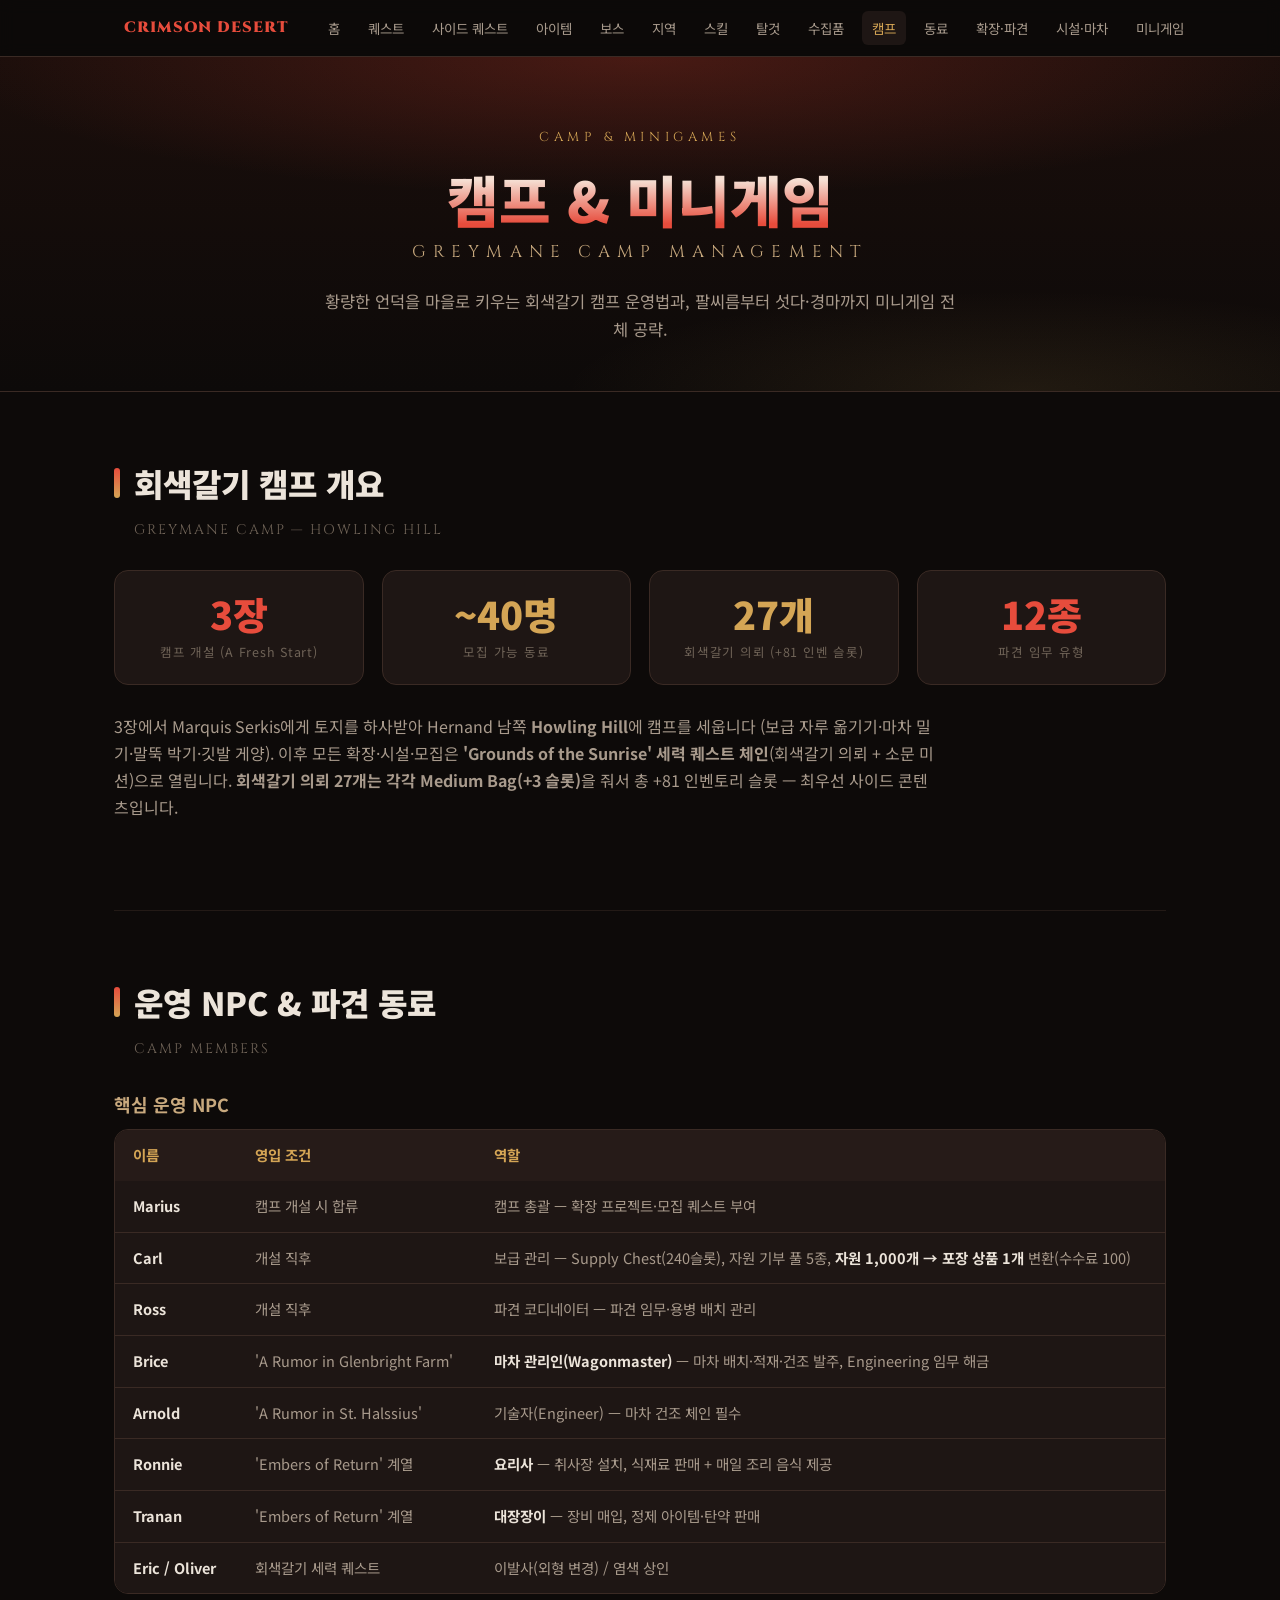
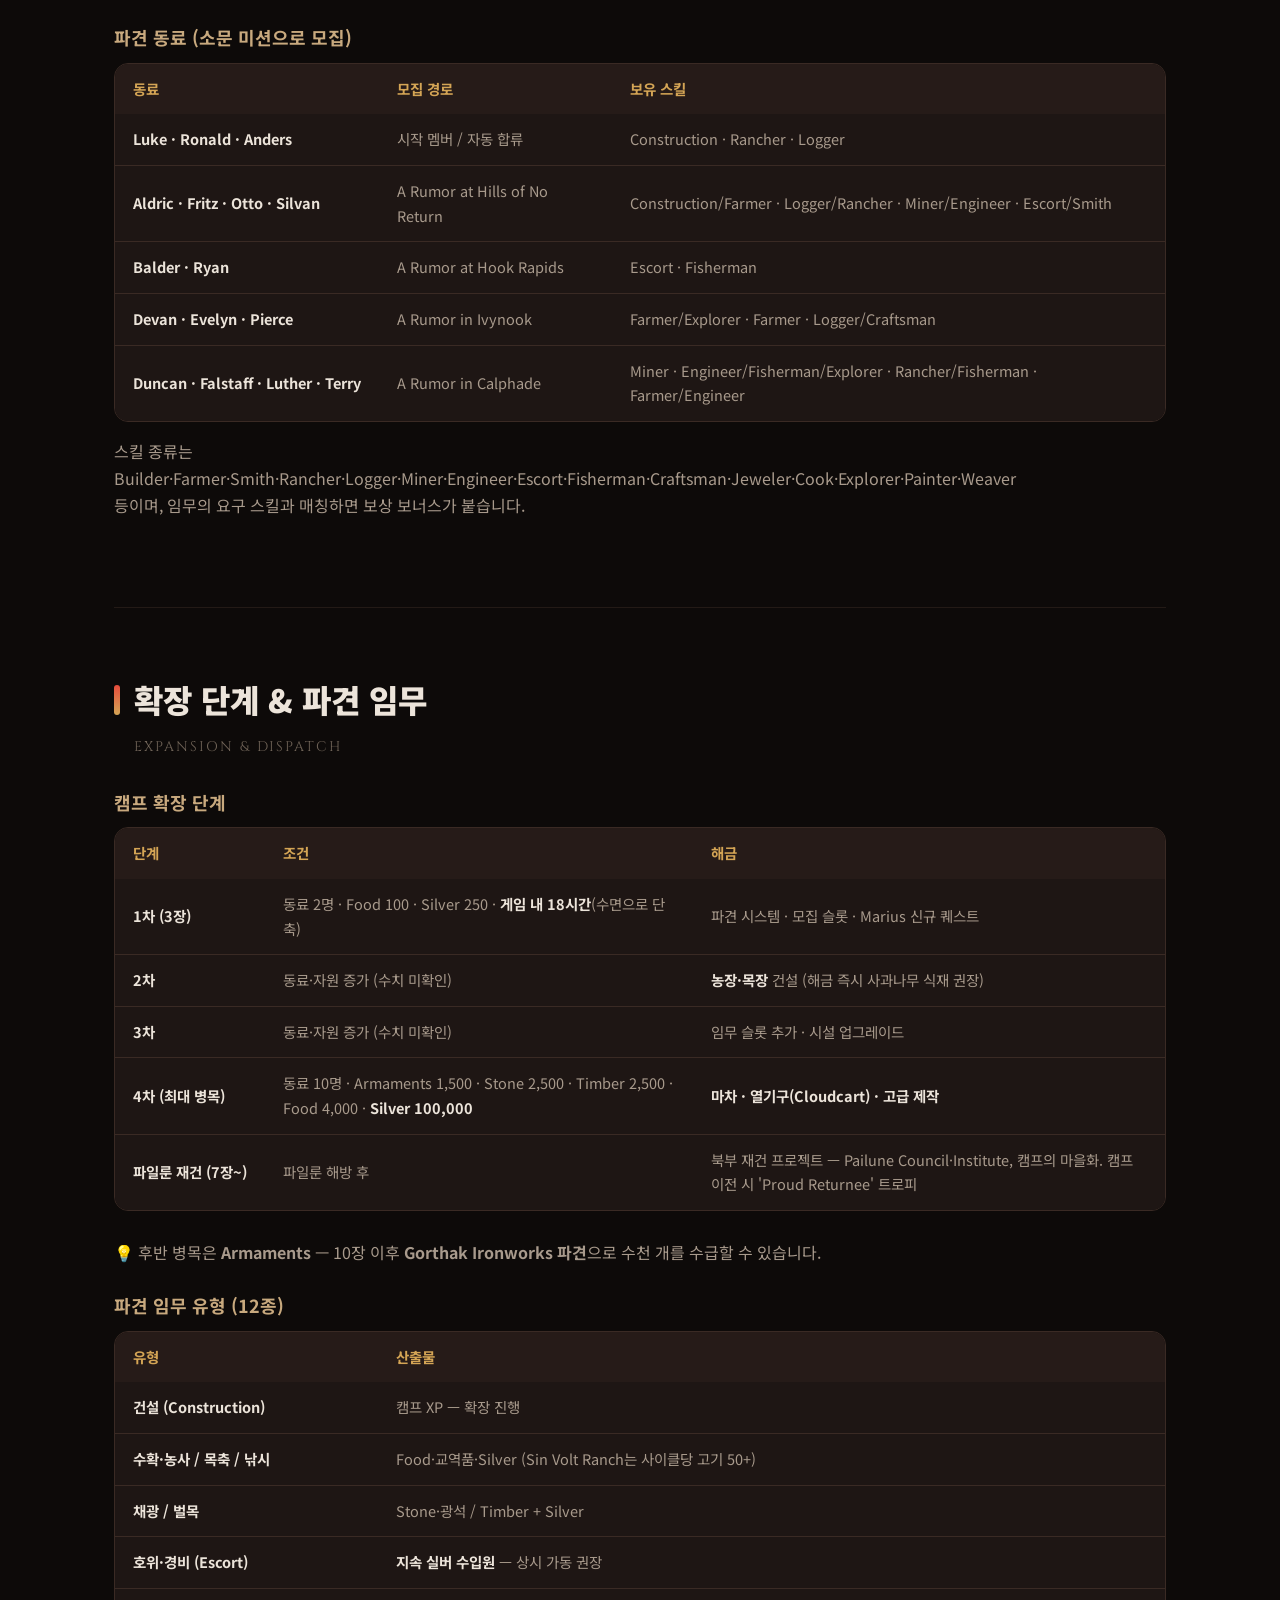
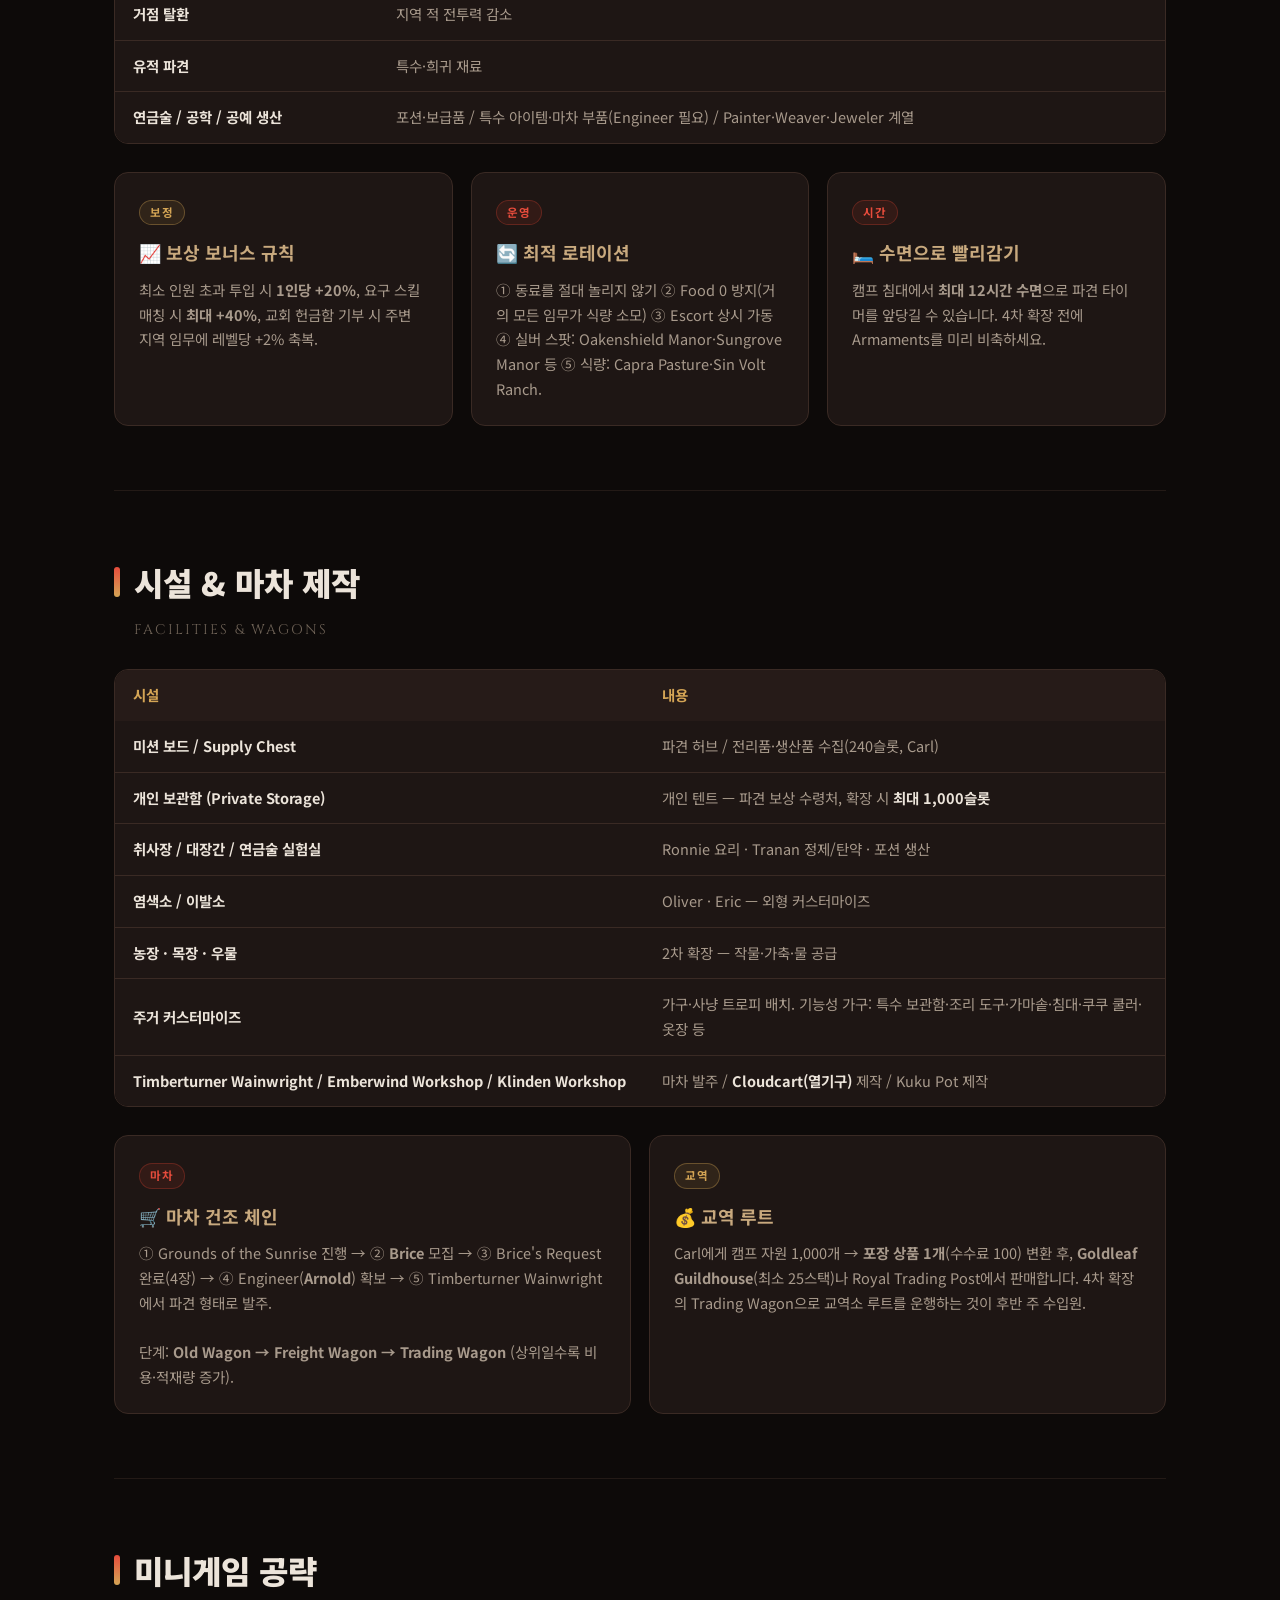
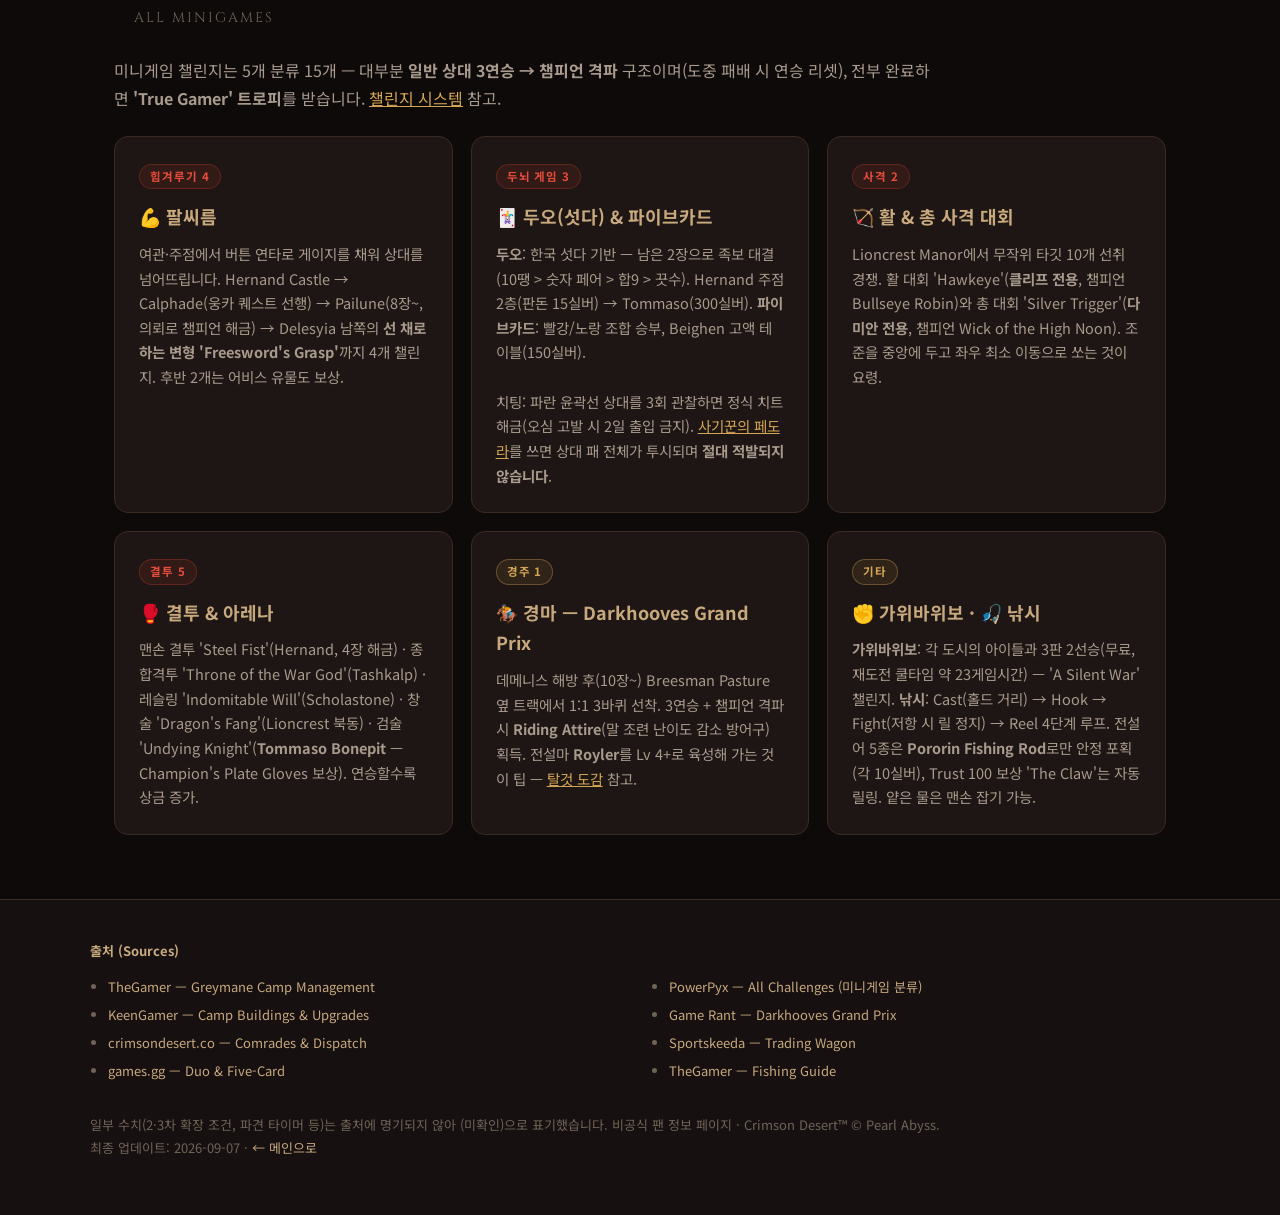
<file: camp.html>
<!DOCTYPE html>
<html lang="ko">
<head>
<meta charset="UTF-8">
<meta name="viewport" content="width=device-width, initial-scale=1.0">
<title>캠프 &amp; 미니게임 — 붉은 사막</title>
<meta name="description" content="붉은 사막(Crimson Desert) 회색갈기 캠프 운영(동료 영입·파견 미션·시설·마차 제작)과 미니게임 전체 공략">
<link rel="preconnect" href="https://fonts.googleapis.com">
<link rel="preconnect" href="https://fonts.gstatic.com" crossorigin>
<link href="https://fonts.googleapis.com/css2?family=Noto+Sans+KR:wght@300;400;500;700;900&family=Cinzel:wght@600;800&display=swap" rel="stylesheet">
<link rel="stylesheet" href="assets/style.css">
</head>
<body>

<nav>
  <div class="nav-inner">
    <a class="nav-logo en" href="index.html">CRIMSON DESERT</a>
    <a href="index.html">홈</a>
    <a href="quests.html">퀘스트</a>
    <a href="sidequests.html">사이드 퀘스트</a>
    <a href="items.html">아이템</a>
    <a href="bosses.html">보스</a>
    <a href="regions.html">지역</a>
    <a href="skills.html">스킬</a>
    <a href="mounts.html">탈것</a>
    <a href="collectibles.html">수집품</a>
    <a href="camp.html" class="active">캠프</a>
    <a href="#members">동료</a>
    <a href="#expansion">확장·파견</a>
    <a href="#facilities">시설·마차</a>
    <a href="#minigames">미니게임</a>
  </div>
</nav>

<header class="page-hero">
  <span class="hero-kicker en">Camp &amp; Minigames</span>
  <h1>캠프 &amp; 미니게임</h1>
  <div class="hero-en en">GREYMANE CAMP MANAGEMENT</div>
  <p class="hero-desc">황량한 언덕을 마을로 키우는 회색갈기 캠프 운영법과, 팔씨름부터 섯다·경마까지 미니게임 전체 공략.</p>
</header>

<main>

<section id="camp-overview">
  <h2>회색갈기 캠프 개요</h2>
  <div class="sub en">Greymane Camp — Howling Hill</div>
  <div class="scores">
    <div class="score"><div class="num red">3장</div><div class="lbl">캠프 개설 (A Fresh Start)</div></div>
    <div class="score"><div class="num">~40명</div><div class="lbl">모집 가능 동료</div></div>
    <div class="score"><div class="num">27개</div><div class="lbl">회색갈기 의뢰 (+81 인벤 슬롯)</div></div>
    <div class="score"><div class="num red">12종</div><div class="lbl">파견 임무 유형</div></div>
  </div>
  <p class="lead">
    3장에서 Marquis Serkis에게 토지를 하사받아 Hernand 남쪽 <strong>Howling Hill</strong>에 캠프를 세웁니다
    (보급 자루 옮기기·마차 밀기·말뚝 박기·깃발 게양). 이후 모든 확장·시설·모집은
    <strong>'Grounds of the Sunrise' 세력 퀘스트 체인</strong>(회색갈기 의뢰 + 소문 미션)으로 열립니다.
    <strong>회색갈기 의뢰 27개는 각각 Medium Bag(+3 슬롯)</strong>을 줘서 총 +81 인벤토리 슬롯 — 최우선 사이드 콘텐츠입니다.
  </p>
</section>

<section id="members">
  <h2>운영 NPC &amp; 파견 동료</h2>
  <div class="sub en">Camp Members</div>
  <h3>핵심 운영 NPC</h3>
  <div class="tbl-wrap" style="margin-bottom:28px">
    <table class="items">
      <thead><tr><th>이름</th><th>영입 조건</th><th>역할</th></tr></thead>
      <tbody>
        <tr><td>Marius</td><td>캠프 개설 시 합류</td><td>캠프 총괄 — 확장 프로젝트·모집 퀘스트 부여</td></tr>
        <tr><td>Carl</td><td>개설 직후</td><td>보급 관리 — Supply Chest(240슬롯), 자원 기부 풀 5종, <strong>자원 1,000개 → 포장 상품 1개</strong> 변환(수수료 100)</td></tr>
        <tr><td>Ross</td><td>개설 직후</td><td>파견 코디네이터 — 파견 임무·용병 배치 관리</td></tr>
        <tr><td>Brice</td><td>'A Rumor in Glenbright Farm'</td><td><strong>마차 관리인(Wagonmaster)</strong> — 마차 배치·적재·건조 발주, Engineering 임무 해금</td></tr>
        <tr><td>Arnold</td><td>'A Rumor in St. Halssius'</td><td>기술자(Engineer) — 마차 건조 체인 필수</td></tr>
        <tr><td>Ronnie</td><td>'Embers of Return' 계열</td><td><strong>요리사</strong> — 취사장 설치, 식재료 판매 + 매일 조리 음식 제공</td></tr>
        <tr><td>Tranan</td><td>'Embers of Return' 계열</td><td><strong>대장장이</strong> — 장비 매입, 정제 아이템·탄약 판매</td></tr>
        <tr><td>Eric / Oliver</td><td>회색갈기 세력 퀘스트</td><td>이발사(외형 변경) / 염색 상인</td></tr>
      </tbody>
    </table>
  </div>
  <h3>파견 동료 (소문 미션으로 모집)</h3>
  <div class="tbl-wrap">
    <table class="items">
      <thead><tr><th>동료</th><th>모집 경로</th><th>보유 스킬</th></tr></thead>
      <tbody>
        <tr><td>Luke · Ronald · Anders</td><td>시작 멤버 / 자동 합류</td><td>Construction · Rancher · Logger</td></tr>
        <tr><td>Aldric · Fritz · Otto · Silvan</td><td>A Rumor at Hills of No Return</td><td>Construction/Farmer · Logger/Rancher · Miner/Engineer · Escort/Smith</td></tr>
        <tr><td>Balder · Ryan</td><td>A Rumor at Hook Rapids</td><td>Escort · Fisherman</td></tr>
        <tr><td>Devan · Evelyn · Pierce</td><td>A Rumor in Ivynook</td><td>Farmer/Explorer · Farmer · Logger/Craftsman</td></tr>
        <tr><td>Duncan · Falstaff · Luther · Terry</td><td>A Rumor in Calphade</td><td>Miner · Engineer/Fisherman/Explorer · Rancher/Fisherman · Farmer/Engineer</td></tr>
      </tbody>
    </table>
  </div>
  <p class="lead" style="margin-top:16px">
    스킬 종류는 Builder·Farmer·Smith·Rancher·Logger·Miner·Engineer·Escort·Fisherman·Craftsman·Jeweler·Cook·Explorer·Painter·Weaver 등이며,
    임무의 요구 스킬과 매칭하면 보상 보너스가 붙습니다.
  </p>
</section>

<section id="expansion">
  <h2>확장 단계 &amp; 파견 임무</h2>
  <div class="sub en">Expansion &amp; Dispatch</div>
  <h3>캠프 확장 단계</h3>
  <div class="tbl-wrap" style="margin-bottom:28px">
    <table class="items">
      <thead><tr><th>단계</th><th>조건</th><th>해금</th></tr></thead>
      <tbody>
        <tr><td>1차 (3장)</td><td>동료 2명 · Food 100 · Silver 250 · <strong>게임 내 18시간</strong>(수면으로 단축)</td><td>파견 시스템 · 모집 슬롯 · Marius 신규 퀘스트</td></tr>
        <tr><td>2차</td><td>동료·자원 증가 (수치 미확인)</td><td><strong>농장·목장</strong> 건설 (해금 즉시 사과나무 식재 권장)</td></tr>
        <tr><td>3차</td><td>동료·자원 증가 (수치 미확인)</td><td>임무 슬롯 추가 · 시설 업그레이드</td></tr>
        <tr><td>4차 (최대 병목)</td><td>동료 10명 · Armaments 1,500 · Stone 2,500 · Timber 2,500 · Food 4,000 · <strong>Silver 100,000</strong></td><td><strong>마차 · 열기구(Cloudcart) · 고급 제작</strong></td></tr>
        <tr><td>파일룬 재건 (7장~)</td><td>파일룬 해방 후</td><td>북부 재건 프로젝트 — Pailune Council·Institute, 캠프의 마을화. 캠프 이전 시 'Proud Returnee' 트로피</td></tr>
      </tbody>
    </table>
  </div>
  <p class="lead">💡 후반 병목은 <strong>Armaments</strong> — 10장 이후 <strong>Gorthak Ironworks 파견</strong>으로 수천 개를 수급할 수 있습니다.</p>

  <h3>파견 임무 유형 (12종)</h3>
  <div class="tbl-wrap" style="margin-bottom:28px">
    <table class="items">
      <thead><tr><th>유형</th><th>산출물</th></tr></thead>
      <tbody>
        <tr><td>건설 (Construction)</td><td>캠프 XP — 확장 진행</td></tr>
        <tr><td>수확·농사 / 목축 / 낚시</td><td>Food·교역품·Silver (Sin Volt Ranch는 사이클당 고기 50+)</td></tr>
        <tr><td>채광 / 벌목</td><td>Stone·광석 / Timber + Silver</td></tr>
        <tr><td>호위·경비 (Escort)</td><td><strong>지속 실버 수입원</strong> — 상시 가동 권장</td></tr>
        <tr><td>거점 탈환</td><td>지역 적 전투력 감소</td></tr>
        <tr><td>유적 파견</td><td>특수·희귀 재료</td></tr>
        <tr><td>연금술 / 공학 / 공예 생산</td><td>포션·보급품 / 특수 아이템·마차 부품(Engineer 필요) / Painter·Weaver·Jeweler 계열</td></tr>
      </tbody>
    </table>
  </div>
  <div class="grid c3">
    <div class="card">
      <span class="tag gold">보정</span>
      <h3>📈 보상 보너스 규칙</h3>
      <p>최소 인원 초과 투입 시 <strong>1인당 +20%</strong>, 요구 스킬 매칭 시 <strong>최대 +40%</strong>, 교회 헌금함 기부 시 주변 지역 임무에 레벨당 +2% 축복.</p>
    </div>
    <div class="card">
      <span class="tag">운영</span>
      <h3>🔄 최적 로테이션</h3>
      <p>① 동료를 절대 놀리지 않기 ② Food 0 방지(거의 모든 임무가 식량 소모) ③ Escort 상시 가동 ④ 실버 스팟: Oakenshield Manor·Sungrove Manor 등 ⑤ 식량: Capra Pasture·Sin Volt Ranch.</p>
    </div>
    <div class="card">
      <span class="tag">시간</span>
      <h3>🛏️ 수면으로 빨리감기</h3>
      <p>캠프 침대에서 <strong>최대 12시간 수면</strong>으로 파견 타이머를 앞당길 수 있습니다. 4차 확장 전에 Armaments를 미리 비축하세요.</p>
    </div>
  </div>
</section>

<section id="facilities">
  <h2>시설 &amp; 마차 제작</h2>
  <div class="sub en">Facilities &amp; Wagons</div>
  <div class="tbl-wrap" style="margin-bottom:28px">
    <table class="items">
      <thead><tr><th>시설</th><th>내용</th></tr></thead>
      <tbody>
        <tr><td>미션 보드 / Supply Chest</td><td>파견 허브 / 전리품·생산품 수집(240슬롯, Carl)</td></tr>
        <tr><td>개인 보관함 (Private Storage)</td><td>개인 텐트 — 파견 보상 수령처, 확장 시 <strong>최대 1,000슬롯</strong></td></tr>
        <tr><td>취사장 / 대장간 / 연금술 실험실</td><td>Ronnie 요리 · Tranan 정제/탄약 · 포션 생산</td></tr>
        <tr><td>염색소 / 이발소</td><td>Oliver · Eric — 외형 커스터마이즈</td></tr>
        <tr><td>농장 · 목장 · 우물</td><td>2차 확장 — 작물·가축·물 공급</td></tr>
        <tr><td>주거 커스터마이즈</td><td>가구·사냥 트로피 배치. 기능성 가구: 특수 보관함·조리 도구·가마솥·침대·쿠쿠 쿨러·옷장 등</td></tr>
        <tr><td>Timberturner Wainwright / Emberwind Workshop / Klinden Workshop</td><td>마차 발주 / <strong>Cloudcart(열기구)</strong> 제작 / Kuku Pot 제작</td></tr>
      </tbody>
    </table>
  </div>
  <div class="grid c2">
    <div class="card">
      <span class="tag">마차</span>
      <h3>🛒 마차 건조 체인</h3>
      <p>① Grounds of the Sunrise 진행 → ② <strong>Brice</strong> 모집 → ③ Brice's Request 완료(4장) → ④ Engineer(<strong>Arnold</strong>) 확보 → ⑤ Timberturner Wainwright에서 파견 형태로 발주.<br><br>
      단계: <strong>Old Wagon → Freight Wagon → Trading Wagon</strong> (상위일수록 비용·적재량 증가).</p>
    </div>
    <div class="card">
      <span class="tag gold">교역</span>
      <h3>💰 교역 루트</h3>
      <p>Carl에게 캠프 자원 1,000개 → <strong>포장 상품 1개</strong>(수수료 100) 변환 후, <strong>Goldleaf Guildhouse</strong>(최소 25스택)나 Royal Trading Post에서 판매합니다. 4차 확장의 Trading Wagon으로 교역소 루트를 운행하는 것이 후반 주 수입원.</p>
    </div>
  </div>
</section>

<section id="minigames">
  <h2>미니게임 공략</h2>
  <div class="sub en">All Minigames</div>
  <p class="lead">
    미니게임 챌린지는 5개 분류 15개 — 대부분 <strong>일반 상대 3연승 → 챔피언 격파</strong> 구조이며(도중 패배 시 연승 리셋),
    전부 완료하면 <strong>'True Gamer' 트로피</strong>를 받습니다. <a href="collectibles.html#challenges" style="color:var(--gold)">챌린지 시스템</a> 참고.
  </p>
  <div class="grid c2">
    <div class="card">
      <span class="tag">힘겨루기 4</span>
      <h3>💪 팔씨름</h3>
      <p>여관·주점에서 버튼 연타로 게이지를 채워 상대를 넘어뜨립니다. Hernand Castle → Calphade(웅카 퀘스트 선행) → Pailune(8장~, 의뢰로 챔피언 해금) → Delesyia 남쪽의 <strong>선 채로 하는 변형 'Freesword's Grasp'</strong>까지 4개 챌린지. 후반 2개는 어비스 유물도 보상.</p>
    </div>
    <div class="card">
      <span class="tag">두뇌 게임 3</span>
      <h3>🃏 두오(섯다) &amp; 파이브카드</h3>
      <p><strong>두오</strong>: 한국 섯다 기반 — 남은 2장으로 족보 대결(10땡 &gt; 숫자 페어 &gt; 합9 &gt; 끗수). Hernand 주점 2층(판돈 15실버) → Tommaso(300실버). <strong>파이브카드</strong>: 빨강/노랑 조합 승부, Beighen 고액 테이블(150실버).<br><br>
      치팅: 파란 윤곽선 상대를 3회 관찰하면 정식 치트 해금(오심 고발 시 2일 출입 금지). <a href="items.html#armor" style="color:var(--gold)">사기꾼의 페도라</a>를 쓰면 상대 패 전체가 투시되며 <strong>절대 적발되지 않습니다</strong>.</p>
    </div>
    <div class="card">
      <span class="tag">사격 2</span>
      <h3>🏹 활 &amp; 총 사격 대회</h3>
      <p>Lioncrest Manor에서 무작위 타깃 10개 선취 경쟁. 활 대회 'Hawkeye'(<strong>클리프 전용</strong>, 챔피언 Bullseye Robin)와 총 대회 'Silver Trigger'(<strong>다미안 전용</strong>, 챔피언 Wick of the High Noon). 조준을 중앙에 두고 좌우 최소 이동으로 쏘는 것이 요령.</p>
    </div>
    <div class="card">
      <span class="tag">결투 5</span>
      <h3>🥊 결투 &amp; 아레나</h3>
      <p>맨손 결투 'Steel Fist'(Hernand, 4장 해금) · 종합격투 'Throne of the War God'(Tashkalp) · 레슬링 'Indomitable Will'(Scholastone) · 창술 'Dragon's Fang'(Lioncrest 북동) · 검술 'Undying Knight'(<strong>Tommaso Bonepit</strong> — Champion's Plate Gloves 보상). 연승할수록 상금 증가.</p>
    </div>
    <div class="card">
      <span class="tag gold">경주 1</span>
      <h3>🏇 경마 — Darkhooves Grand Prix</h3>
      <p>데메니스 해방 후(10장~) Breesman Pasture 옆 트랙에서 1:1 3바퀴 선착. 3연승 + 챔피언 격파 시 <strong>Riding Attire</strong>(말 조련 난이도 감소 방어구) 획득. 전설마 <strong>Royler</strong>를 Lv 4+로 육성해 가는 것이 팁 — <a href="mounts.html" style="color:var(--gold)">탈것 도감</a> 참고.</p>
    </div>
    <div class="card">
      <span class="tag gold">기타</span>
      <h3>✊ 가위바위보 · 🎣 낚시</h3>
      <p><strong>가위바위보</strong>: 각 도시의 아이들과 3판 2선승(무료, 재도전 쿨타임 약 23게임시간) — 'A Silent War' 챌린지. <strong>낚시</strong>: Cast(홀드 거리) → Hook → Fight(저항 시 릴 정지) → Reel 4단계 루프. 전설어 5종은 <strong>Pororin Fishing Rod</strong>로만 안정 포획(각 10실버), Trust 100 보상 'The Claw'는 자동 릴링. 얕은 물은 맨손 잡기 가능.</p>
    </div>
  </div>
</section>

</main>

<footer>
  <div class="foot-inner">
    <strong style="color:var(--sand)">출처 (Sources)</strong>
    <ul class="src-list">
      <li><a href="https://www.thegamer.com/crimson-desert-greymane-camp-management-how-to-guide/" target="_blank" rel="noopener">TheGamer — Greymane Camp Management</a></li>
      <li><a href="https://www.keengamer.com/articles/guides/crimson-desert-greymane-camp-guide-all-buildings-upgrades-and-camp-management/" target="_blank" rel="noopener">KeenGamer — Camp Buildings &amp; Upgrades</a></li>
      <li><a href="https://crimsondesert.co/guides/greymane-comrades-recruitment-dispatch-guide" target="_blank" rel="noopener">crimsondesert.co — Comrades &amp; Dispatch</a></li>
      <li><a href="https://games.gg/crimson-desert/guides/crimson-desert-duo-and-five-card/" target="_blank" rel="noopener">games.gg — Duo &amp; Five-Card</a></li>
      <li><a href="https://www.powerpyx.com/crimson-desert-all-challenges-guide/" target="_blank" rel="noopener">PowerPyx — All Challenges (미니게임 분류)</a></li>
      <li><a href="https://gamerant.com/crimson-desert-darkhooves-grand-prix-challenge-horse-race-guide/" target="_blank" rel="noopener">Game Rant — Darkhooves Grand Prix</a></li>
      <li><a href="https://www.sportskeeda.com/esports/how-get-trading-wagon-trade-packaged-goods-crimson-desert" target="_blank" rel="noopener">Sportskeeda — Trading Wagon</a></li>
      <li><a href="https://www.thegamer.com/crimson-desert-fishing-guide-tips-tricks-how-to-catch-fish/" target="_blank" rel="noopener">TheGamer — Fishing Guide</a></li>
    </ul>
    <p>일부 수치(2·3차 확장 조건, 파견 타이머 등)는 출처에 명기되지 않아 (미확인)으로 표기했습니다. 비공식 팬 정보 페이지 · Crimson Desert™ © Pearl Abyss.<br>
    최종 업데이트: 2026-09-07 · <a href="index.html">← 메인으로</a></p>
  </div>
</footer>

</body>
</html>
</file>
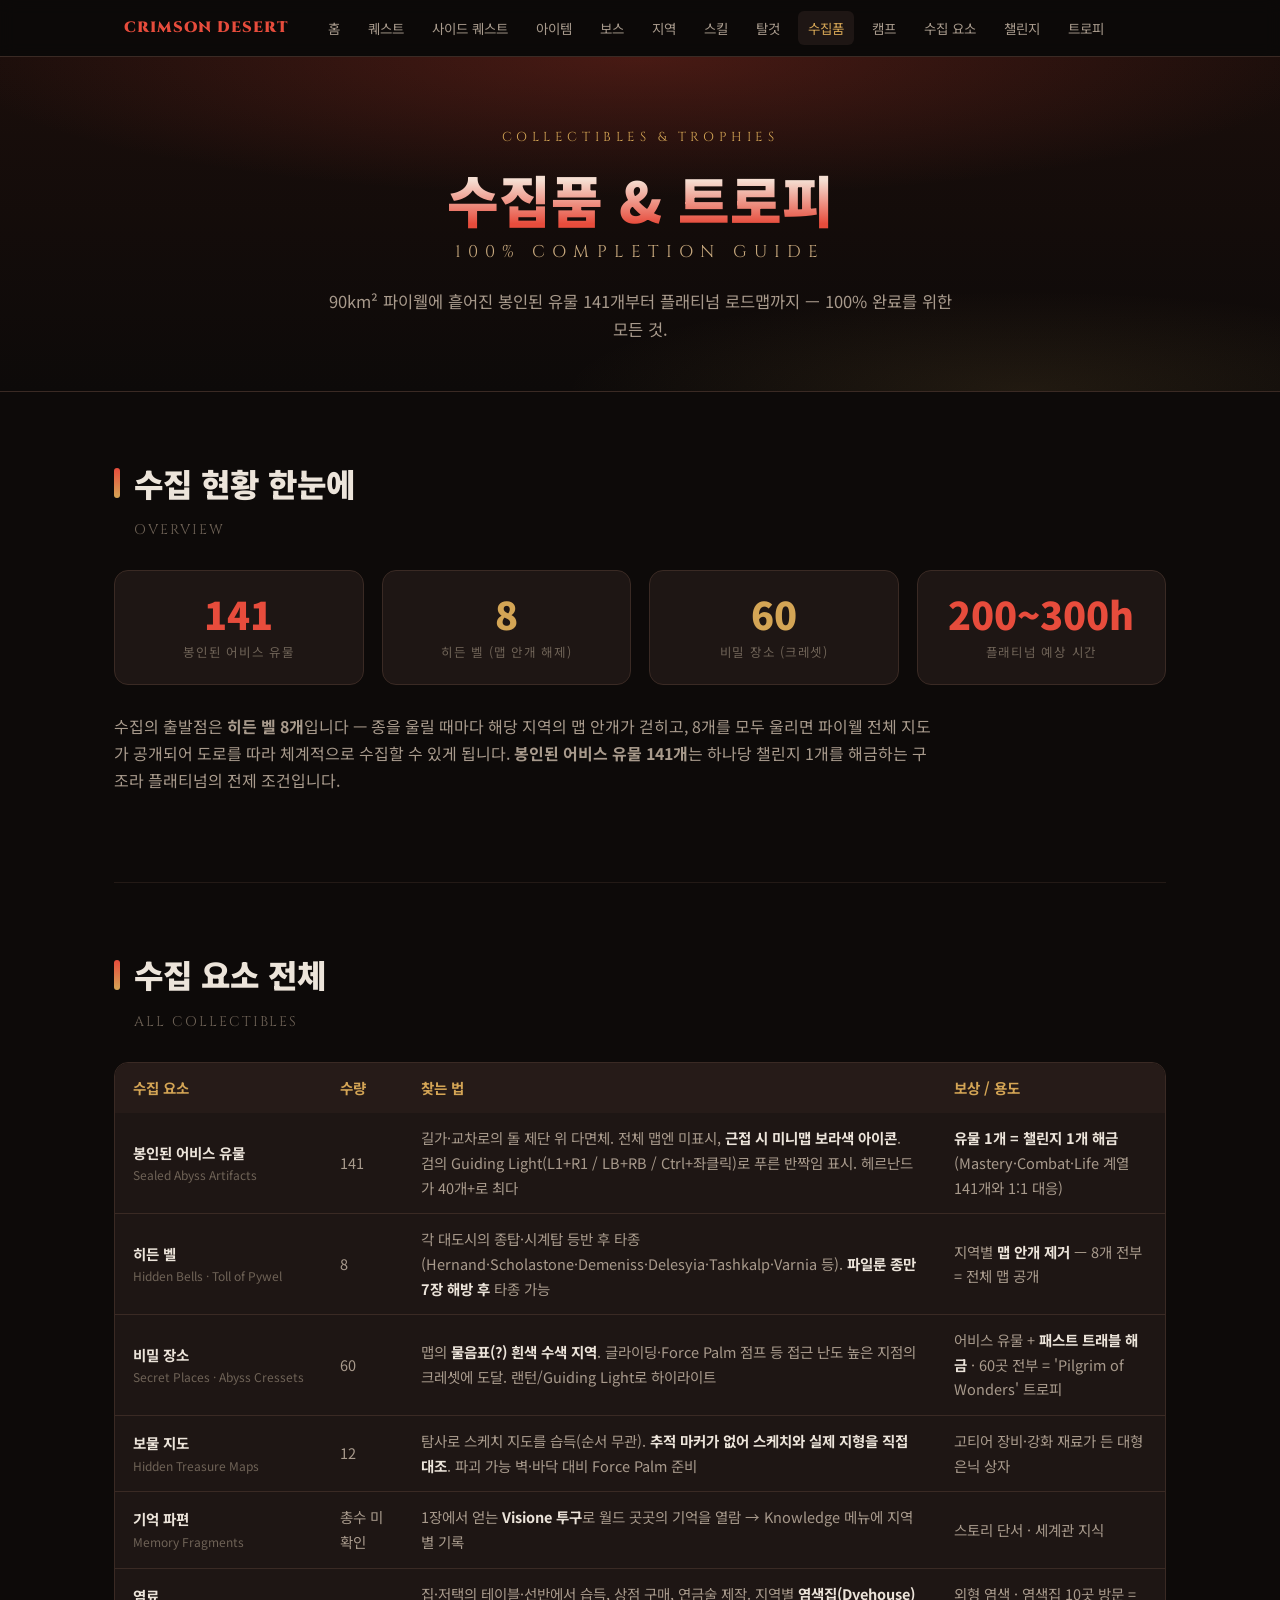
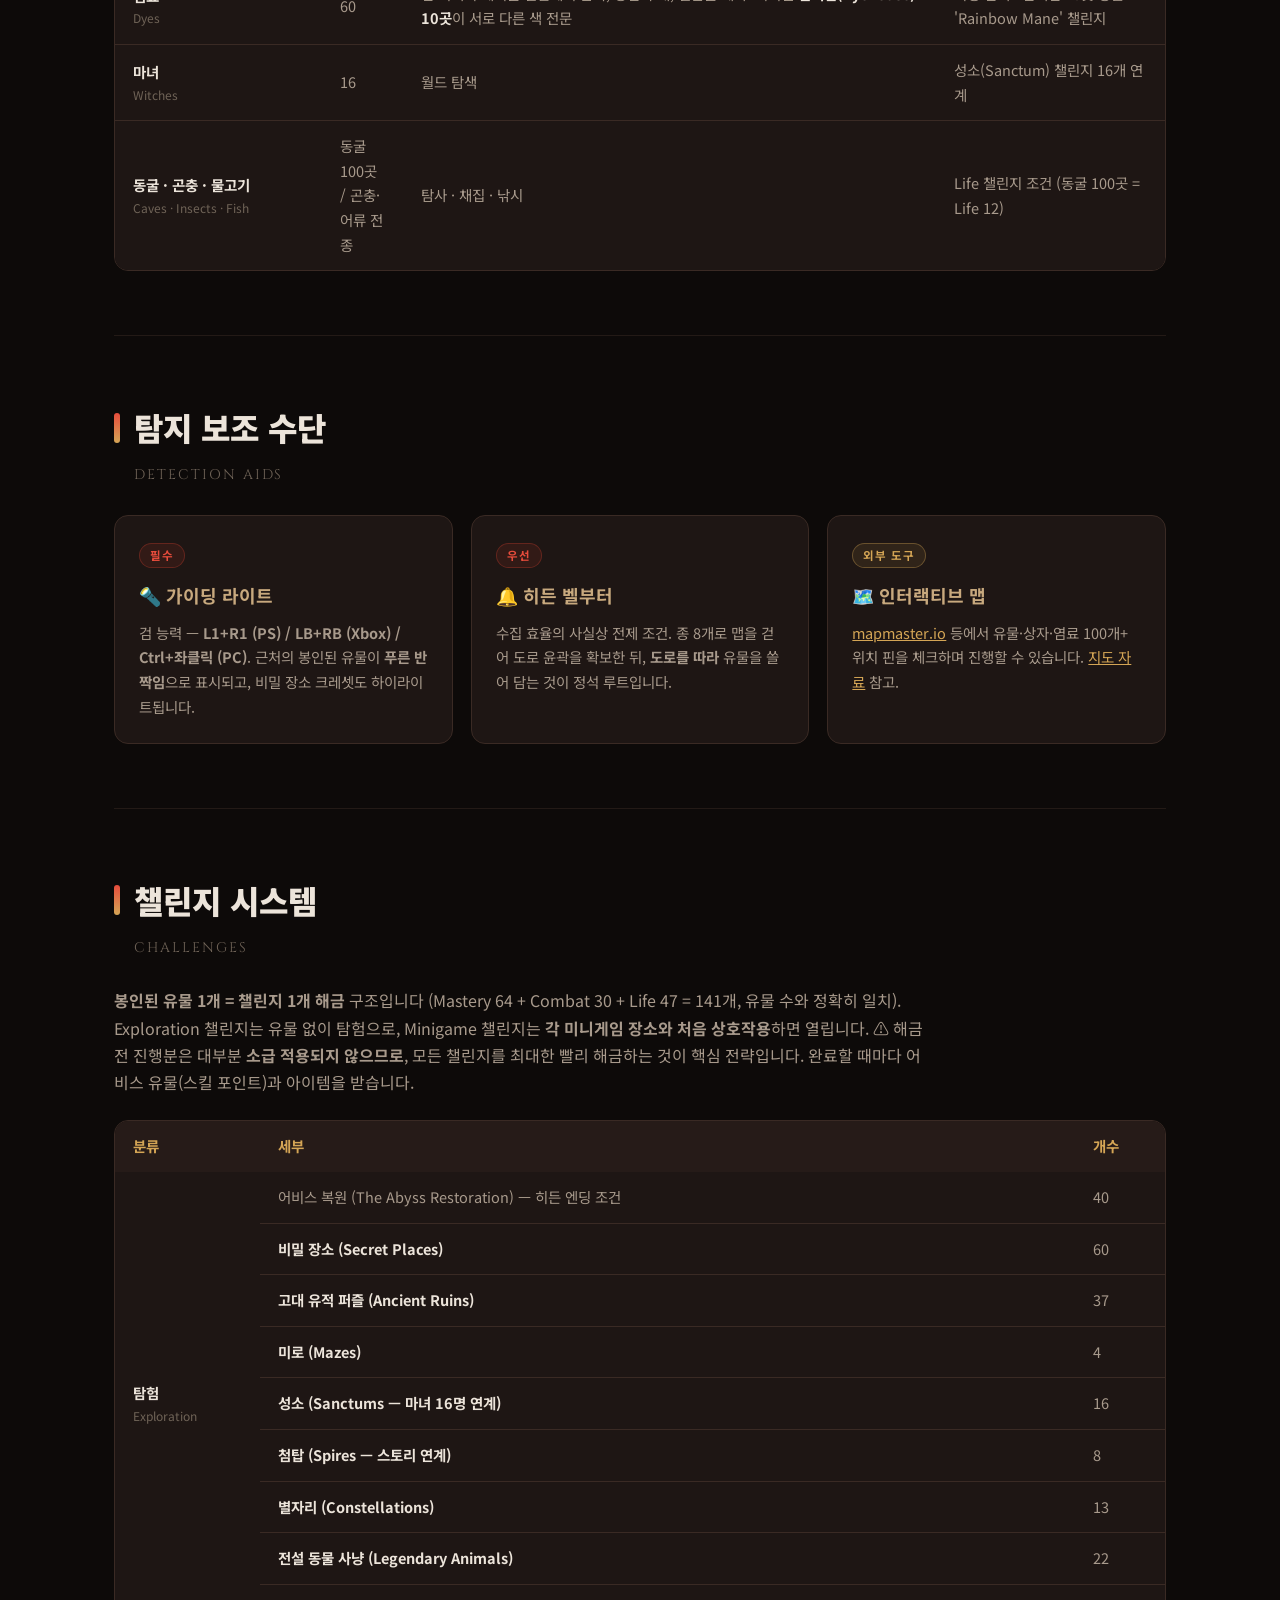
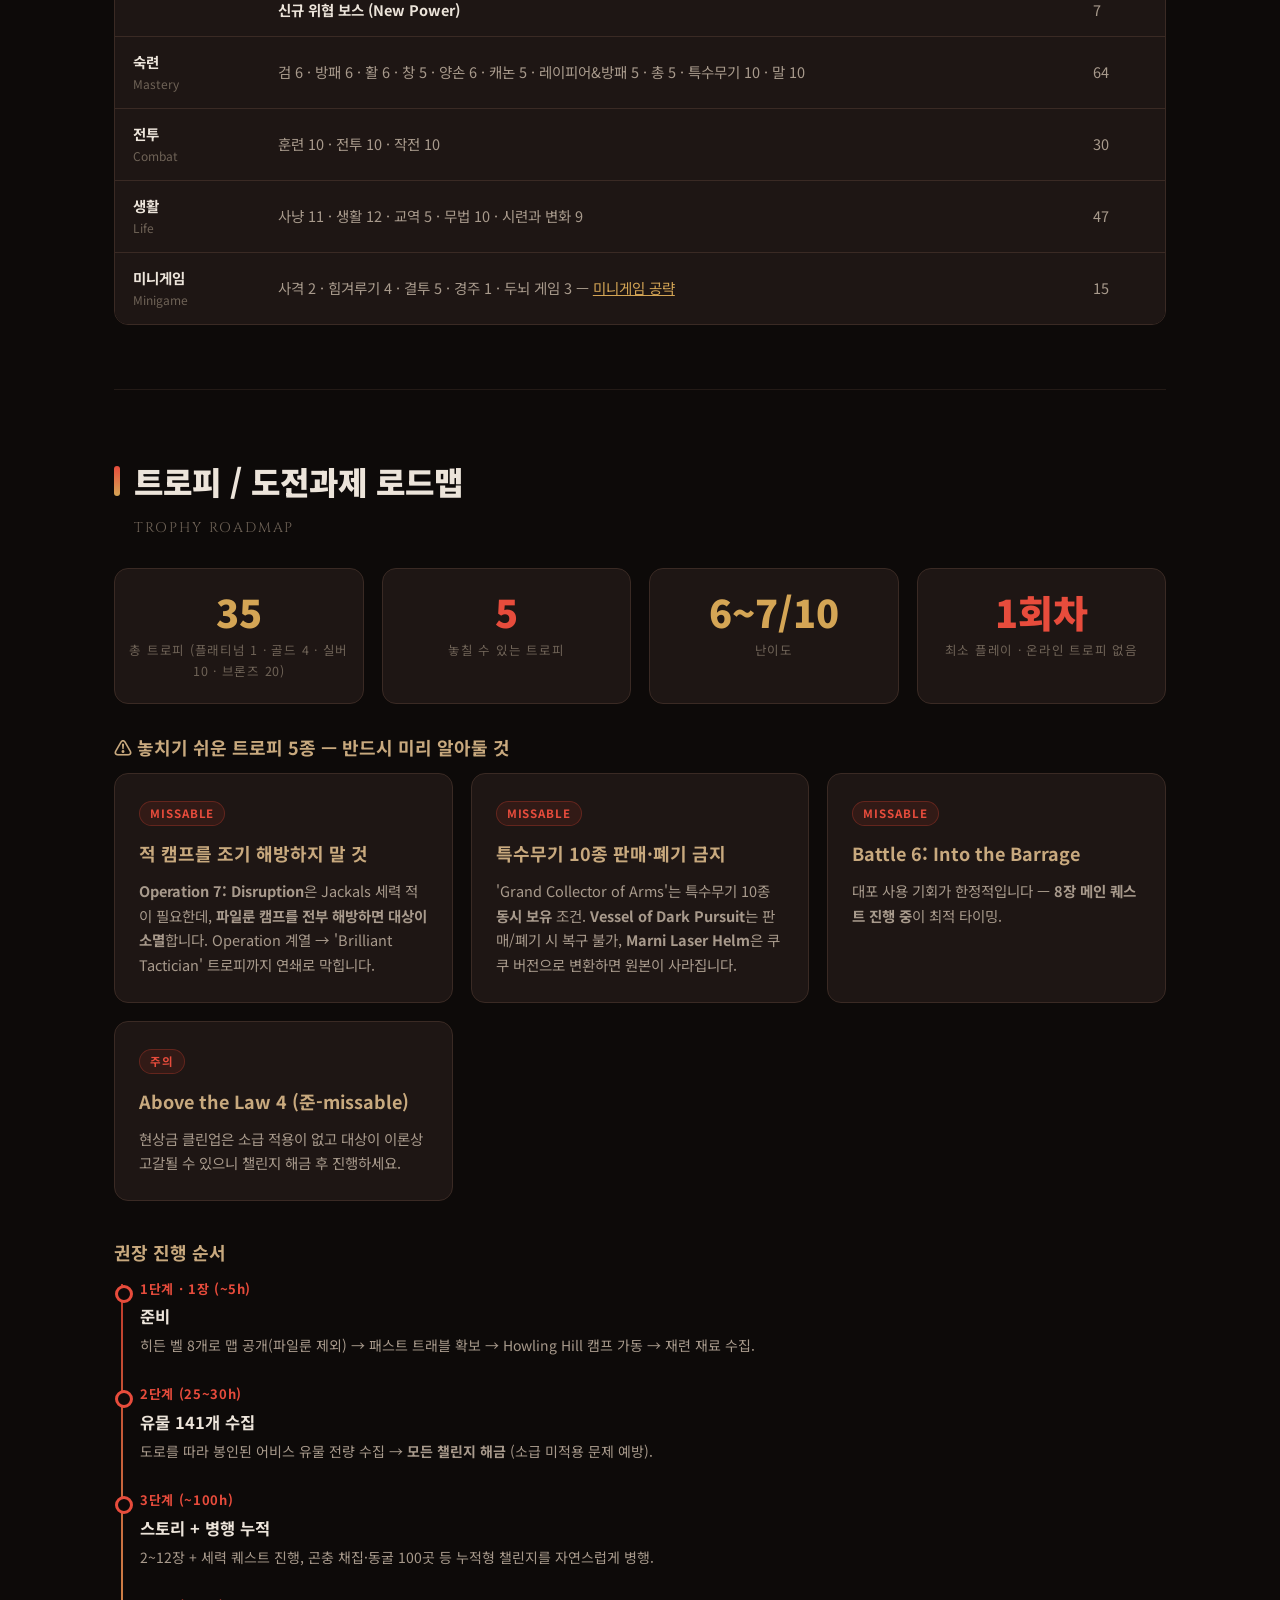
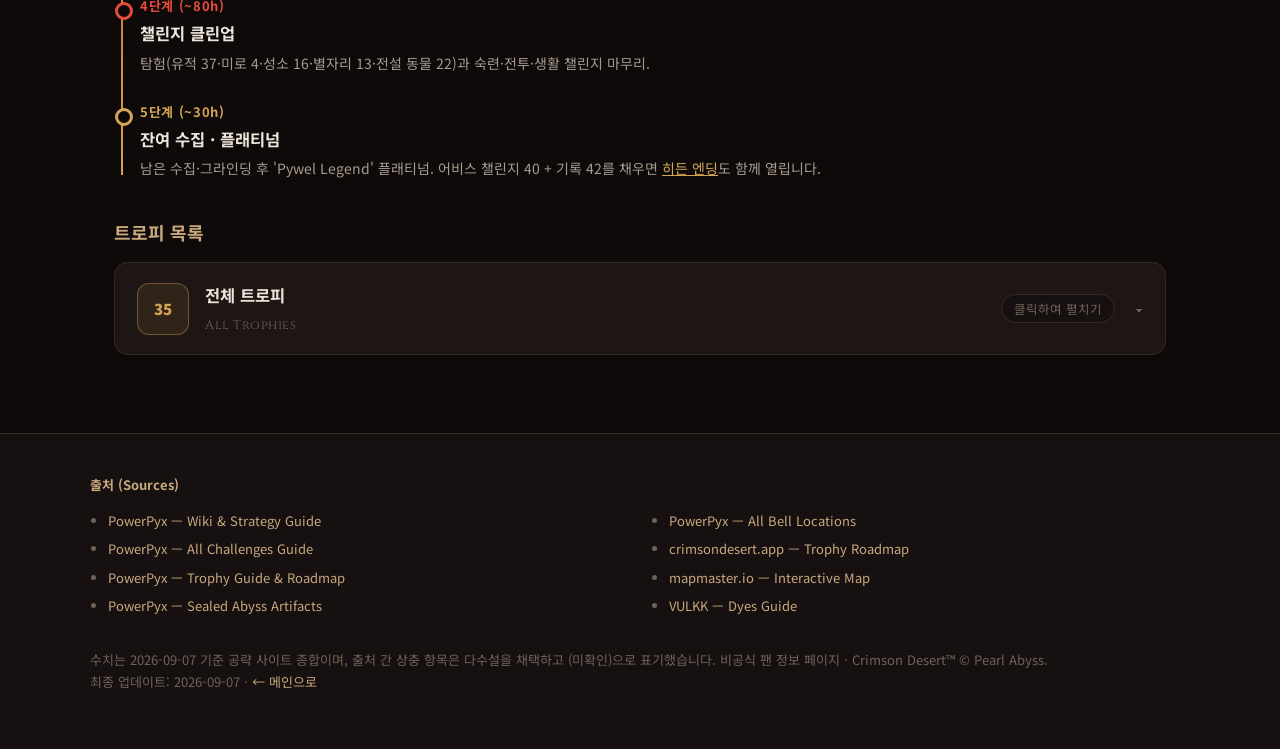
<file: collectibles.html>
<!DOCTYPE html>
<html lang="ko">
<head>
<meta charset="UTF-8">
<meta name="viewport" content="width=device-width, initial-scale=1.0">
<title>수집품 &amp; 트로피 — 붉은 사막</title>
<meta name="description" content="붉은 사막(Crimson Desert) 수집품·도전과제·트로피 데이터베이스 — 봉인된 유물 141개, 히든 벨, 챌린지, 플래티넘 로드맵">
<link rel="preconnect" href="https://fonts.googleapis.com">
<link rel="preconnect" href="https://fonts.gstatic.com" crossorigin>
<link href="https://fonts.googleapis.com/css2?family=Noto+Sans+KR:wght@300;400;500;700;900&family=Cinzel:wght@600;800&display=swap" rel="stylesheet">
<link rel="stylesheet" href="assets/style.css">
</head>
<body>

<nav>
  <div class="nav-inner">
    <a class="nav-logo en" href="index.html">CRIMSON DESERT</a>
    <a href="index.html">홈</a>
    <a href="quests.html">퀘스트</a>
    <a href="sidequests.html">사이드 퀘스트</a>
    <a href="items.html">아이템</a>
    <a href="bosses.html">보스</a>
    <a href="regions.html">지역</a>
    <a href="skills.html">스킬</a>
    <a href="mounts.html">탈것</a>
    <a href="collectibles.html" class="active">수집품</a>
    <a href="camp.html">캠프</a>
    <a href="#collect">수집 요소</a>
    <a href="#challenges">챌린지</a>
    <a href="#trophies">트로피</a>
  </div>
</nav>

<header class="page-hero">
  <span class="hero-kicker en">Collectibles &amp; Trophies</span>
  <h1>수집품 &amp; 트로피</h1>
  <div class="hero-en en">100% COMPLETION GUIDE</div>
  <p class="hero-desc">90km² 파이웰에 흩어진 봉인된 유물 141개부터 플래티넘 로드맵까지 — 100% 완료를 위한 모든 것.</p>
</header>

<main>

<section id="collect-overview">
  <h2>수집 현황 한눈에</h2>
  <div class="sub en">Overview</div>
  <div class="scores">
    <div class="score"><div class="num red">141</div><div class="lbl">봉인된 어비스 유물</div></div>
    <div class="score"><div class="num">8</div><div class="lbl">히든 벨 (맵 안개 해제)</div></div>
    <div class="score"><div class="num">60</div><div class="lbl">비밀 장소 (크레셋)</div></div>
    <div class="score"><div class="num red">200~300h</div><div class="lbl">플래티넘 예상 시간</div></div>
  </div>
  <p class="lead">
    수집의 출발점은 <strong>히든 벨 8개</strong>입니다 — 종을 울릴 때마다 해당 지역의 맵 안개가 걷히고,
    8개를 모두 울리면 파이웰 전체 지도가 공개되어 도로를 따라 체계적으로 수집할 수 있게 됩니다.
    <strong>봉인된 어비스 유물 141개</strong>는 하나당 챌린지 1개를 해금하는 구조라 플래티넘의 전제 조건입니다.
  </p>
</section>

<section id="collect">
  <h2>수집 요소 전체</h2>
  <div class="sub en">All Collectibles</div>
  <div class="tbl-wrap">
    <table class="items">
      <thead><tr><th>수집 요소</th><th>수량</th><th>찾는 법</th><th>보상 / 용도</th></tr></thead>
      <tbody>
        <tr>
          <td>봉인된 어비스 유물<span class="sub-en">Sealed Abyss Artifacts</span></td>
          <td>141</td>
          <td>길가·교차로의 돌 제단 위 다면체. 전체 맵엔 미표시, <strong>근접 시 미니맵 보라색 아이콘</strong>. 검의 Guiding Light(L1+R1 / LB+RB / Ctrl+좌클릭)로 푸른 반짝임 표시. 헤르난드가 40개+로 최다</td>
          <td><strong>유물 1개 = 챌린지 1개 해금</strong> (Mastery·Combat·Life 계열 141개와 1:1 대응)</td>
        </tr>
        <tr>
          <td>히든 벨<span class="sub-en">Hidden Bells · Toll of Pywel</span></td>
          <td>8</td>
          <td>각 대도시의 종탑·시계탑 등반 후 타종 (Hernand·Scholastone·Demeniss·Delesyia·Tashkalp·Varnia 등). <strong>파일룬 종만 7장 해방 후</strong> 타종 가능</td>
          <td>지역별 <strong>맵 안개 제거</strong> — 8개 전부 = 전체 맵 공개</td>
        </tr>
        <tr>
          <td>비밀 장소<span class="sub-en">Secret Places · Abyss Cressets</span></td>
          <td>60</td>
          <td>맵의 <strong>물음표(?) 흰색 수색 지역</strong>. 글라이딩·Force Palm 점프 등 접근 난도 높은 지점의 크레셋에 도달. 랜턴/Guiding Light로 하이라이트</td>
          <td>어비스 유물 + <strong>패스트 트래블 해금</strong> · 60곳 전부 = 'Pilgrim of Wonders' 트로피</td>
        </tr>
        <tr>
          <td>보물 지도<span class="sub-en">Hidden Treasure Maps</span></td>
          <td>12</td>
          <td>탐사로 스케치 지도를 습득(순서 무관). <strong>추적 마커가 없어 스케치와 실제 지형을 직접 대조</strong>. 파괴 가능 벽·바닥 대비 Force Palm 준비</td>
          <td>고티어 장비·강화 재료가 든 대형 은닉 상자</td>
        </tr>
        <tr>
          <td>기억 파편<span class="sub-en">Memory Fragments</span></td>
          <td>총수 미확인</td>
          <td>1장에서 얻는 <strong>Visione 투구</strong>로 월드 곳곳의 기억을 열람 → Knowledge 메뉴에 지역별 기록</td>
          <td>스토리 단서 · 세계관 지식</td>
        </tr>
        <tr>
          <td>염료<span class="sub-en">Dyes</span></td>
          <td>60</td>
          <td>집·저택의 테이블·선반에서 습득, 상점 구매, 연금술 제작. 지역별 <strong>염색집(Dyehouse) 10곳</strong>이 서로 다른 색 전문</td>
          <td>외형 염색 · 염색집 10곳 방문 = 'Rainbow Mane' 챌린지</td>
        </tr>
        <tr>
          <td>마녀<span class="sub-en">Witches</span></td>
          <td>16</td>
          <td>월드 탐색</td>
          <td>성소(Sanctum) 챌린지 16개 연계</td>
        </tr>
        <tr>
          <td>동굴 · 곤충 · 물고기<span class="sub-en">Caves · Insects · Fish</span></td>
          <td>동굴 100곳 / 곤충·어류 전종</td>
          <td>탐사 · 채집 · 낚시</td>
          <td>Life 챌린지 조건 (동굴 100곳 = Life 12)</td>
        </tr>
      </tbody>
    </table>
  </div>
</section>

<section id="detection">
  <h2>탐지 보조 수단</h2>
  <div class="sub en">Detection Aids</div>
  <div class="grid c3">
    <div class="card">
      <span class="tag">필수</span>
      <h3>🔦 가이딩 라이트</h3>
      <p>검 능력 — <strong>L1+R1 (PS) / LB+RB (Xbox) / Ctrl+좌클릭 (PC)</strong>. 근처의 봉인된 유물이 <strong>푸른 반짝임</strong>으로 표시되고, 비밀 장소 크레셋도 하이라이트됩니다.</p>
    </div>
    <div class="card">
      <span class="tag">우선</span>
      <h3>🔔 히든 벨부터</h3>
      <p>수집 효율의 사실상 전제 조건. 종 8개로 맵을 걷어 도로 윤곽을 확보한 뒤, <strong>도로를 따라</strong> 유물을 쓸어 담는 것이 정석 루트입니다.</p>
    </div>
    <div class="card">
      <span class="tag gold">외부 도구</span>
      <h3>🗺️ 인터랙티브 맵</h3>
      <p><a href="https://mapmaster.io/games/crimson-desert" target="_blank" rel="noopener" style="color:var(--gold)">mapmaster.io</a> 등에서 유물·상자·염료 100개+ 위치 핀을 체크하며 진행할 수 있습니다. <a href="regions.html#maps" style="color:var(--gold)">지도 자료</a> 참고.</p>
    </div>
  </div>
</section>

<section id="challenges">
  <h2>챌린지 시스템</h2>
  <div class="sub en">Challenges</div>
  <p class="lead">
    <strong>봉인된 유물 1개 = 챌린지 1개 해금</strong> 구조입니다 (Mastery 64 + Combat 30 + Life 47 = 141개, 유물 수와 정확히 일치).
    Exploration 챌린지는 유물 없이 탐험으로, Minigame 챌린지는 <strong>각 미니게임 장소와 처음 상호작용</strong>하면 열립니다.
    ⚠️ 해금 전 진행분은 대부분 <strong>소급 적용되지 않으므로</strong>, 모든 챌린지를 최대한 빨리 해금하는 것이 핵심 전략입니다.
    완료할 때마다 어비스 유물(스킬 포인트)과 아이템을 받습니다.
  </p>
  <div class="tbl-wrap">
    <table class="items">
      <thead><tr><th>분류</th><th>세부</th><th>개수</th></tr></thead>
      <tbody>
        <tr><td rowspan="9">탐험<span class="sub-en">Exploration</span></td><td>어비스 복원 (The Abyss Restoration) — 히든 엔딩 조건</td><td>40</td></tr>
        <tr><td>비밀 장소 (Secret Places)</td><td>60</td></tr>
        <tr><td>고대 유적 퍼즐 (Ancient Ruins)</td><td>37</td></tr>
        <tr><td>미로 (Mazes)</td><td>4</td></tr>
        <tr><td>성소 (Sanctums — 마녀 16명 연계)</td><td>16</td></tr>
        <tr><td>첨탑 (Spires — 스토리 연계)</td><td>8</td></tr>
        <tr><td>별자리 (Constellations)</td><td>13</td></tr>
        <tr><td>전설 동물 사냥 (Legendary Animals)</td><td>22</td></tr>
        <tr><td>신규 위협 보스 (New Power)</td><td>7</td></tr>
        <tr><td>숙련<span class="sub-en">Mastery</span></td><td>검 6 · 방패 6 · 활 6 · 창 5 · 양손 6 · 캐논 5 · 레이피어&amp;방패 5 · 총 5 · 특수무기 10 · 말 10</td><td>64</td></tr>
        <tr><td>전투<span class="sub-en">Combat</span></td><td>훈련 10 · 전투 10 · 작전 10</td><td>30</td></tr>
        <tr><td>생활<span class="sub-en">Life</span></td><td>사냥 11 · 생활 12 · 교역 5 · 무법 10 · 시련과 변화 9</td><td>47</td></tr>
        <tr><td>미니게임<span class="sub-en">Minigame</span></td><td>사격 2 · 힘겨루기 4 · 결투 5 · 경주 1 · 두뇌 게임 3 — <a href="camp.html" style="color:var(--gold)">미니게임 공략</a></td><td>15</td></tr>
      </tbody>
    </table>
  </div>
</section>

<section id="trophies">
  <h2>트로피 / 도전과제 로드맵</h2>
  <div class="sub en">Trophy Roadmap</div>
  <div class="scores">
    <div class="score"><div class="num">35</div><div class="lbl">총 트로피 (플래티넘 1 · 골드 4 · 실버 10 · 브론즈 20)</div></div>
    <div class="score"><div class="num red">5</div><div class="lbl">놓칠 수 있는 트로피</div></div>
    <div class="score"><div class="num">6~7/10</div><div class="lbl">난이도</div></div>
    <div class="score"><div class="num red">1회차</div><div class="lbl">최소 플레이 · 온라인 트로피 없음</div></div>
  </div>

  <h3>⚠️ 놓치기 쉬운 트로피 5종 — 반드시 미리 알아둘 것</h3>
  <div class="grid c2" style="margin-bottom:36px">
    <div class="card">
      <span class="tag">MISSABLE</span>
      <h3>적 캠프를 조기 해방하지 말 것</h3>
      <p><strong>Operation 7: Disruption</strong>은 Jackals 세력 적이 필요한데, <strong>파일룬 캠프를 전부 해방하면 대상이 소멸</strong>합니다. Operation 계열 → 'Brilliant Tactician' 트로피까지 연쇄로 막힙니다.</p>
    </div>
    <div class="card">
      <span class="tag">MISSABLE</span>
      <h3>특수무기 10종 판매·폐기 금지</h3>
      <p>'Grand Collector of Arms'는 특수무기 10종 <strong>동시 보유</strong> 조건. <strong>Vessel of Dark Pursuit</strong>는 판매/폐기 시 복구 불가, <strong>Marni Laser Helm</strong>은 쿠쿠 버전으로 변환하면 원본이 사라집니다.</p>
    </div>
    <div class="card">
      <span class="tag">MISSABLE</span>
      <h3>Battle 6: Into the Barrage</h3>
      <p>대포 사용 기회가 한정적입니다 — <strong>8장 메인 퀘스트 진행 중</strong>이 최적 타이밍.</p>
    </div>
    <div class="card">
      <span class="tag">주의</span>
      <h3>Above the Law 4 (준-missable)</h3>
      <p>현상금 클린업은 소급 적용이 없고 대상이 이론상 고갈될 수 있으니 챌린지 해금 후 진행하세요.</p>
    </div>
  </div>

  <h3>권장 진행 순서</h3>
  <div class="timeline" style="margin-bottom:36px">
    <div class="tl-item">
      <div class="tl-date">1단계 · 1장 (~5h)</div>
      <h3>준비</h3>
      <p>히든 벨 8개로 맵 공개(파일룬 제외) → 패스트 트래블 확보 → Howling Hill 캠프 가동 → 재련 재료 수집.</p>
    </div>
    <div class="tl-item">
      <div class="tl-date">2단계 (25~30h)</div>
      <h3>유물 141개 수집</h3>
      <p>도로를 따라 봉인된 어비스 유물 전량 수집 → <strong>모든 챌린지 해금</strong> (소급 미적용 문제 예방).</p>
    </div>
    <div class="tl-item">
      <div class="tl-date">3단계 (~100h)</div>
      <h3>스토리 + 병행 누적</h3>
      <p>2~12장 + 세력 퀘스트 진행, 곤충 채집·동굴 100곳 등 누적형 챌린지를 자연스럽게 병행.</p>
    </div>
    <div class="tl-item">
      <div class="tl-date">4단계 (~80h)</div>
      <h3>챌린지 클린업</h3>
      <p>탐험(유적 37·미로 4·성소 16·별자리 13·전설 동물 22)과 숙련·전투·생활 챌린지 마무리.</p>
    </div>
    <div class="tl-item future">
      <div class="tl-date">5단계 (~30h)</div>
      <h3>잔여 수집 · 플래티넘</h3>
      <p>남은 수집·그라인딩 후 'Pywel Legend' 플래티넘. 어비스 챌린지 40 + 기록 42를 채우면 <a href="quests.html" style="color:var(--gold)">히든 엔딩</a>도 함께 열립니다.</p>
    </div>
  </div>

  <h3>트로피 목록</h3>
  <details class="chapter" style="margin-top:14px">
    <summary>
      <span class="ch-no gold">35</span>
      <span class="ch-title"><span class="ko">전체 트로피</span><br><span class="orig en">All Trophies</span></span>
      <span class="ch-count">클릭하여 펼치기</span>
    </summary>
    <div class="ch-body" style="padding-left:22px">
      <div class="tbl-wrap" style="margin-top:14px">
        <table class="items">
          <thead><tr><th>티어</th><th>트로피</th><th>조건</th></tr></thead>
          <tbody>
            <tr><td>🏆 플래티넘</td><td>Pywel Legend</td><td>모든 트로피 획득</td></tr>
            <tr><td rowspan="4">🥇 골드</td><td>Expert Storyteller</td><td>메인 퀘스트 전부 완료</td></tr>
            <tr><td>Conqueror of the Abysses</td><td>어비스 챌린지 전부 완료</td></tr>
            <tr><td>Expert Explorer</td><td>탐험 챌린지 9개 분류 전부 완료</td></tr>
            <tr><td>Unvanquished Strategist</td><td>숙련 또는 작전 챌린지 전부 (출처 간 상이 — 미확인)</td></tr>
            <tr><td rowspan="10">🥈 실버</td><td>Proud Returnee</td><td>회색갈기 캠프를 Howling Hill → 파일룬으로 이전</td></tr>
            <tr><td>Pilgrim of Wonders</td><td>비밀 장소 60곳 전부</td></tr>
            <tr><td>Puzzle Solver</td><td>고대 유적 퍼즐 37개</td></tr>
            <tr><td>Lightbringer</td><td>성소 16곳</td></tr>
            <tr><td>Grand Collector of Arms</td><td>특수무기 10종 동시 보유 (판매·폐기 금지!)</td></tr>
            <tr><td>Tamer of Legends</td><td>말 챌린지 10개</td></tr>
            <tr><td>True Gamer</td><td>미니게임 5개 분류 전부</td></tr>
            <tr><td>Protector of Pailune</td><td>7장 완료</td></tr>
            <tr><td>Ultimate Hunter</td><td>사냥 챌린지 전부</td></tr>
            <tr><td>Natural Collector</td><td>생활 챌린지 전부</td></tr>
            <tr><td rowspan="8">🥉 브론즈 (대표)</td><td>Novice Adventurer</td><td>1장 완료</td></tr>
            <tr><td>Master Camper</td><td>Howling Hill 캠프 건설</td></tr>
            <tr><td>Maze Pathfinder / Conqueror of Spires / Navigator of the Stars</td><td>미로 4 · 첨탑 8 · 별자리 13</td></tr>
            <tr><td>무기 마스터 8종</td><td>검·방패·활·창·양손·캐논·레이피어·총 각 챌린지 전부</td></tr>
            <tr><td>Relentless Warrior / Battlefield Conqueror / Brilliant Tactician</td><td>훈련 10 · 전투 10 · 작전 10</td></tr>
            <tr><td>The Golden Merchant</td><td>교역 챌린지 5개</td></tr>
            <tr><td>Beast Slayer / Shadowlord</td><td>신규 위협 7 · 무법 10</td></tr>
            <tr><td>Lord of Honor</td><td>시련과 변화 9개</td></tr>
          </tbody>
        </table>
      </div>
      <p class="desc" style="padding-top:14px">※ 트로피 총계·명칭은 PowerPyx/crimsondesert.app 기준(35개, 200~300시간). 일부 사이트의 "52개/80~100시간" 표기는 신뢰도가 낮아 채택하지 않았습니다.</p>
    </div>
  </details>
</section>

</main>

<footer>
  <div class="foot-inner">
    <strong style="color:var(--sand)">출처 (Sources)</strong>
    <ul class="src-list">
      <li><a href="https://www.powerpyx.com/crimson-desert-wiki-strategy-guide/" target="_blank" rel="noopener">PowerPyx — Wiki &amp; Strategy Guide</a></li>
      <li><a href="https://www.powerpyx.com/crimson-desert-all-challenges-guide/" target="_blank" rel="noopener">PowerPyx — All Challenges Guide</a></li>
      <li><a href="https://www.powerpyx.com/crimson-desert-trophy-guide-roadmap/" target="_blank" rel="noopener">PowerPyx — Trophy Guide &amp; Roadmap</a></li>
      <li><a href="https://www.powerpyx.com/crimson-desert-all-sealed-abyss-artifact-locations/" target="_blank" rel="noopener">PowerPyx — Sealed Abyss Artifacts</a></li>
      <li><a href="https://www.powerpyx.com/crimson-desert-all-bell-locations-toll-of-pywel/" target="_blank" rel="noopener">PowerPyx — All Bell Locations</a></li>
      <li><a href="https://crimsondesert.app/en/guides/trophy-roadmap" target="_blank" rel="noopener">crimsondesert.app — Trophy Roadmap</a></li>
      <li><a href="https://mapmaster.io/games/crimson-desert" target="_blank" rel="noopener">mapmaster.io — Interactive Map</a></li>
      <li><a href="https://vulkk.com/2026/04/10/crimson-desert-dyes-guide-unlocking-colors-recipes-vendor-locations/" target="_blank" rel="noopener">VULKK — Dyes Guide</a></li>
    </ul>
    <p>수치는 2026-09-07 기준 공략 사이트 종합이며, 출처 간 상충 항목은 다수설을 채택하고 (미확인)으로 표기했습니다. 비공식 팬 정보 페이지 · Crimson Desert™ © Pearl Abyss.<br>
    최종 업데이트: 2026-09-07 · <a href="index.html">← 메인으로</a></p>
  </div>
</footer>

</body>
</html>
</file>
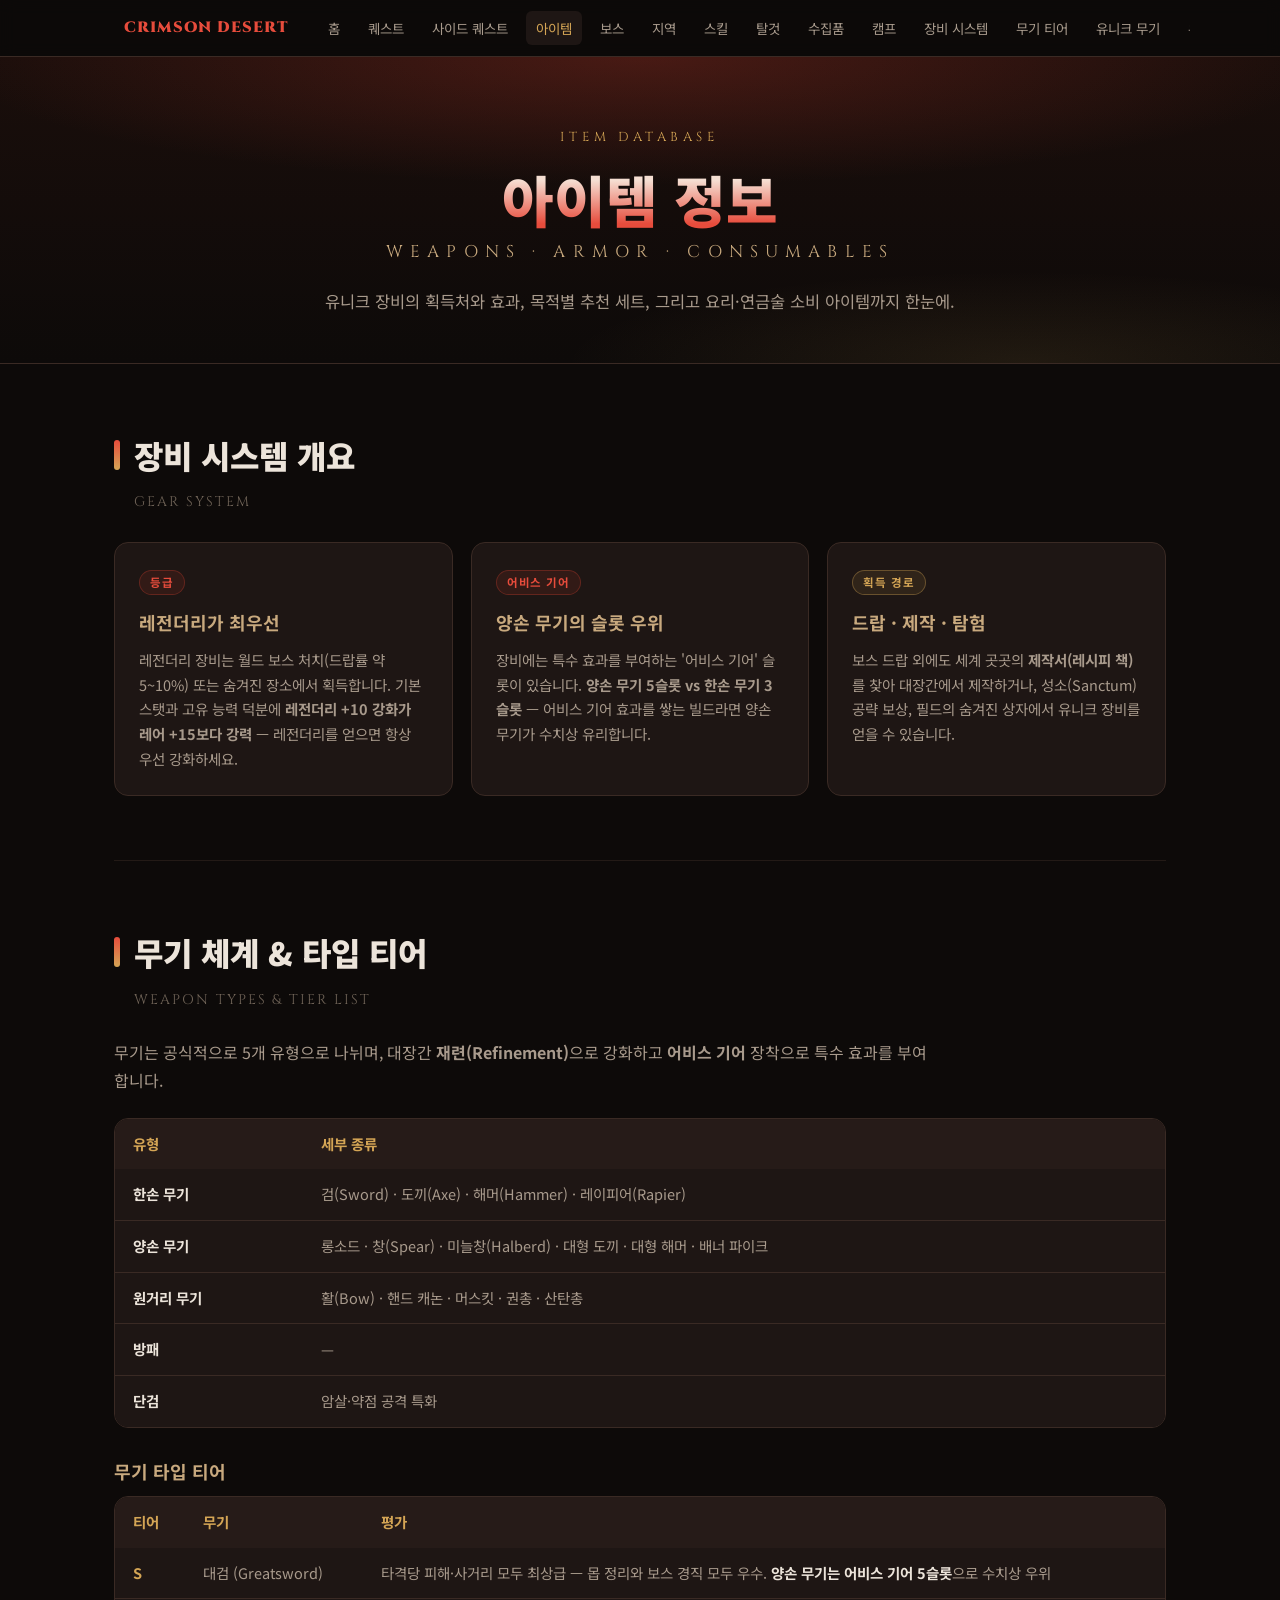
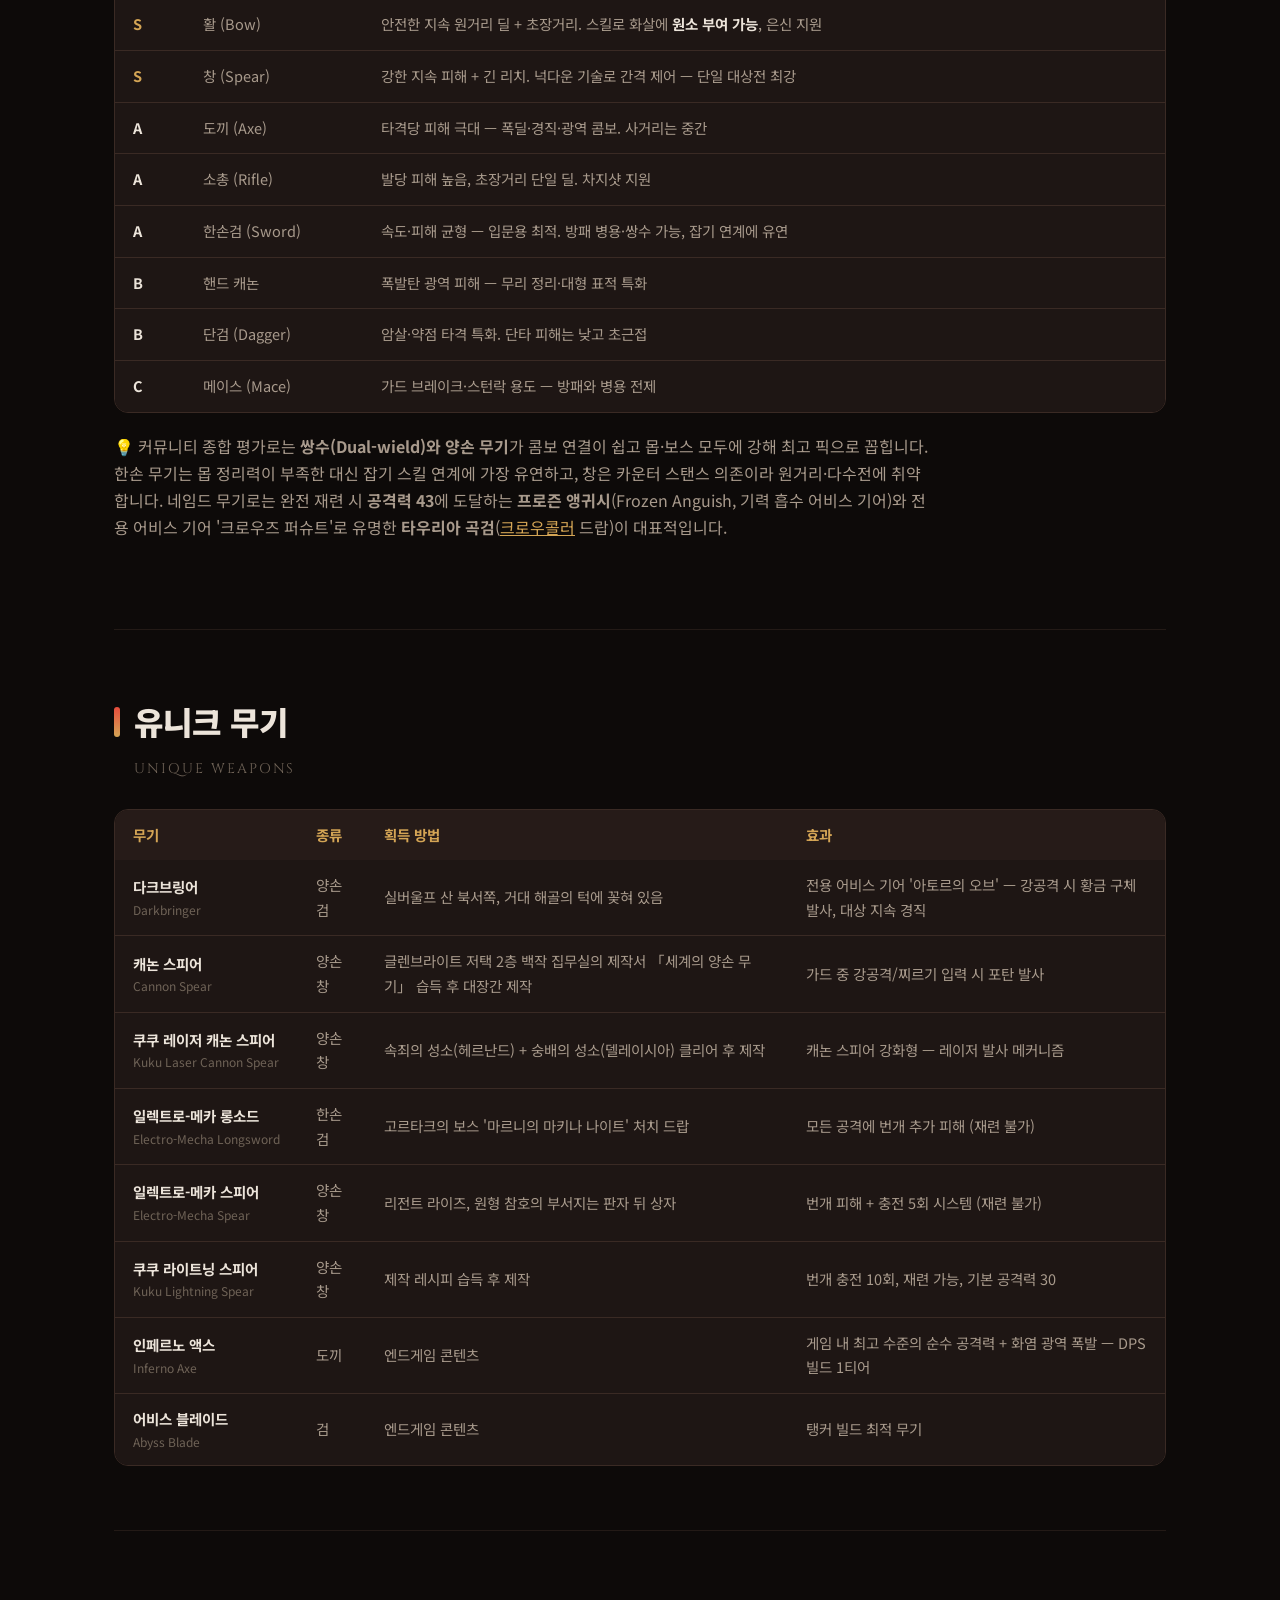
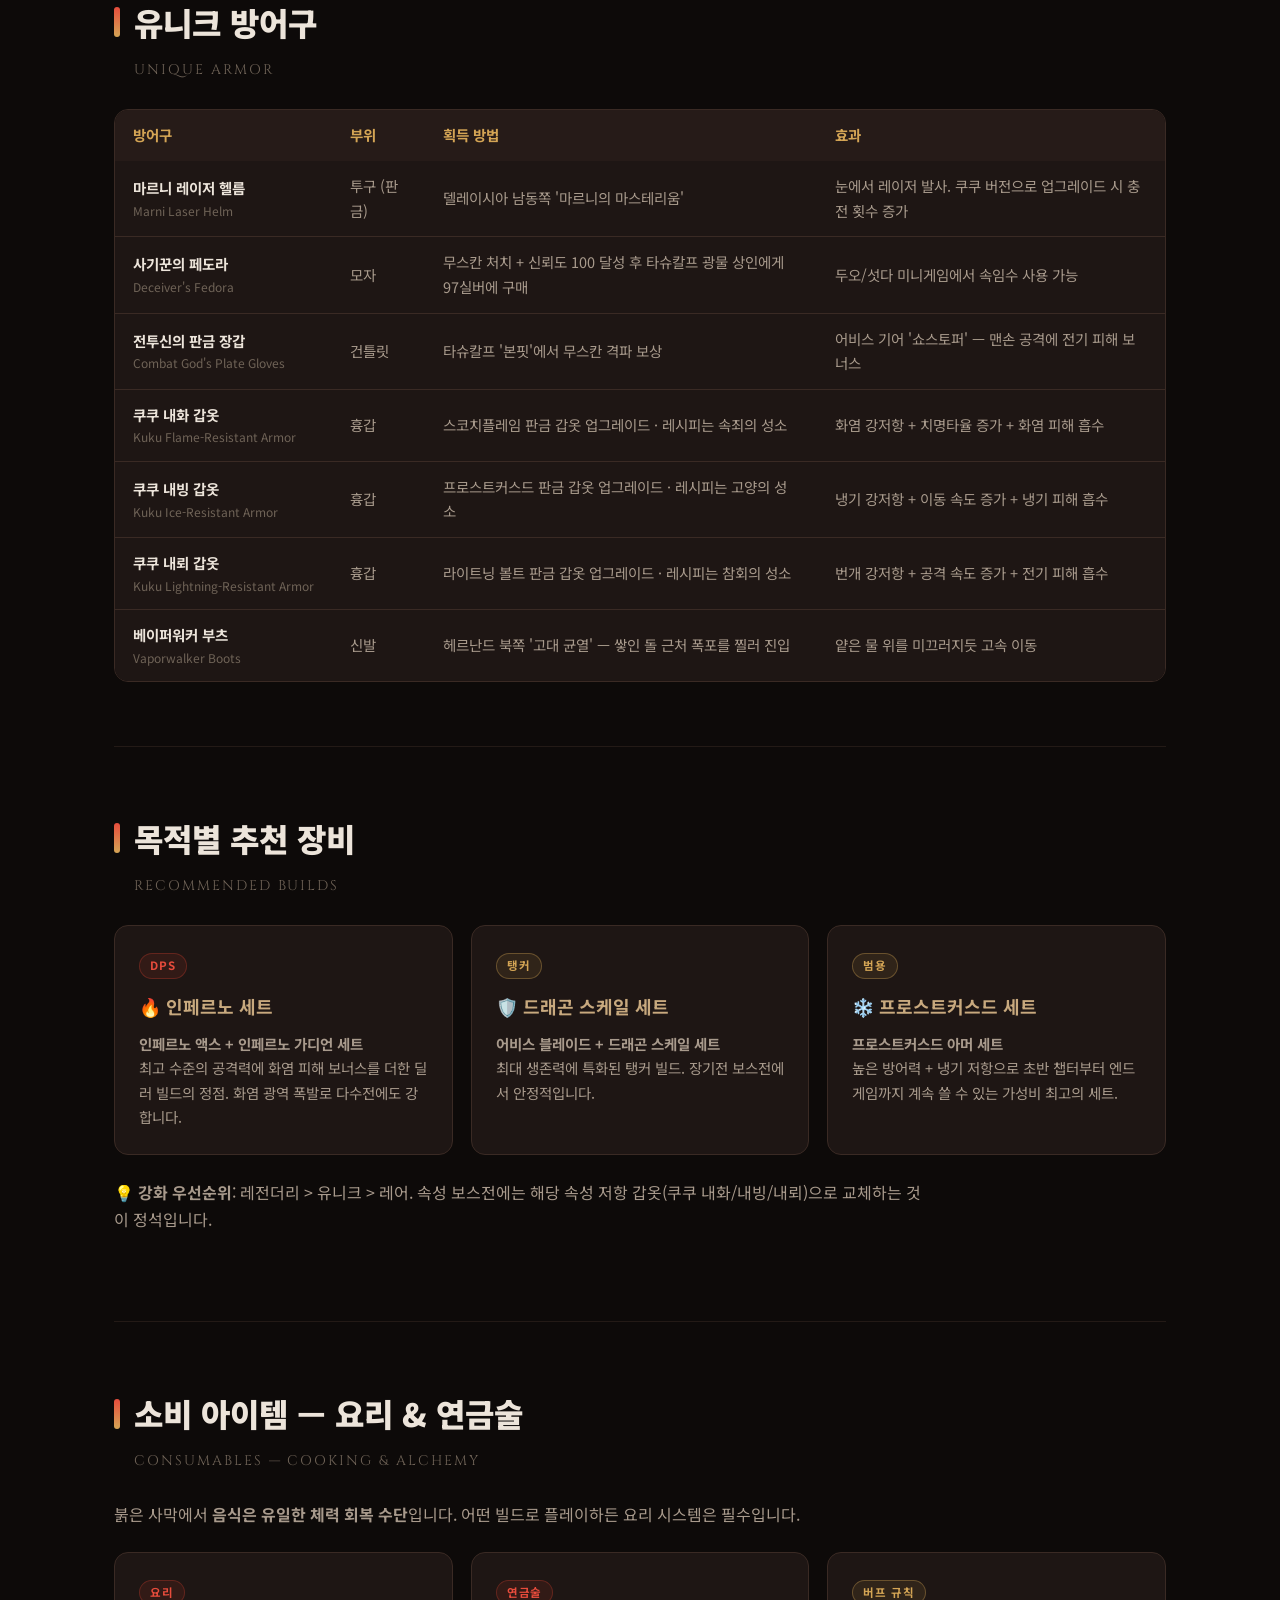
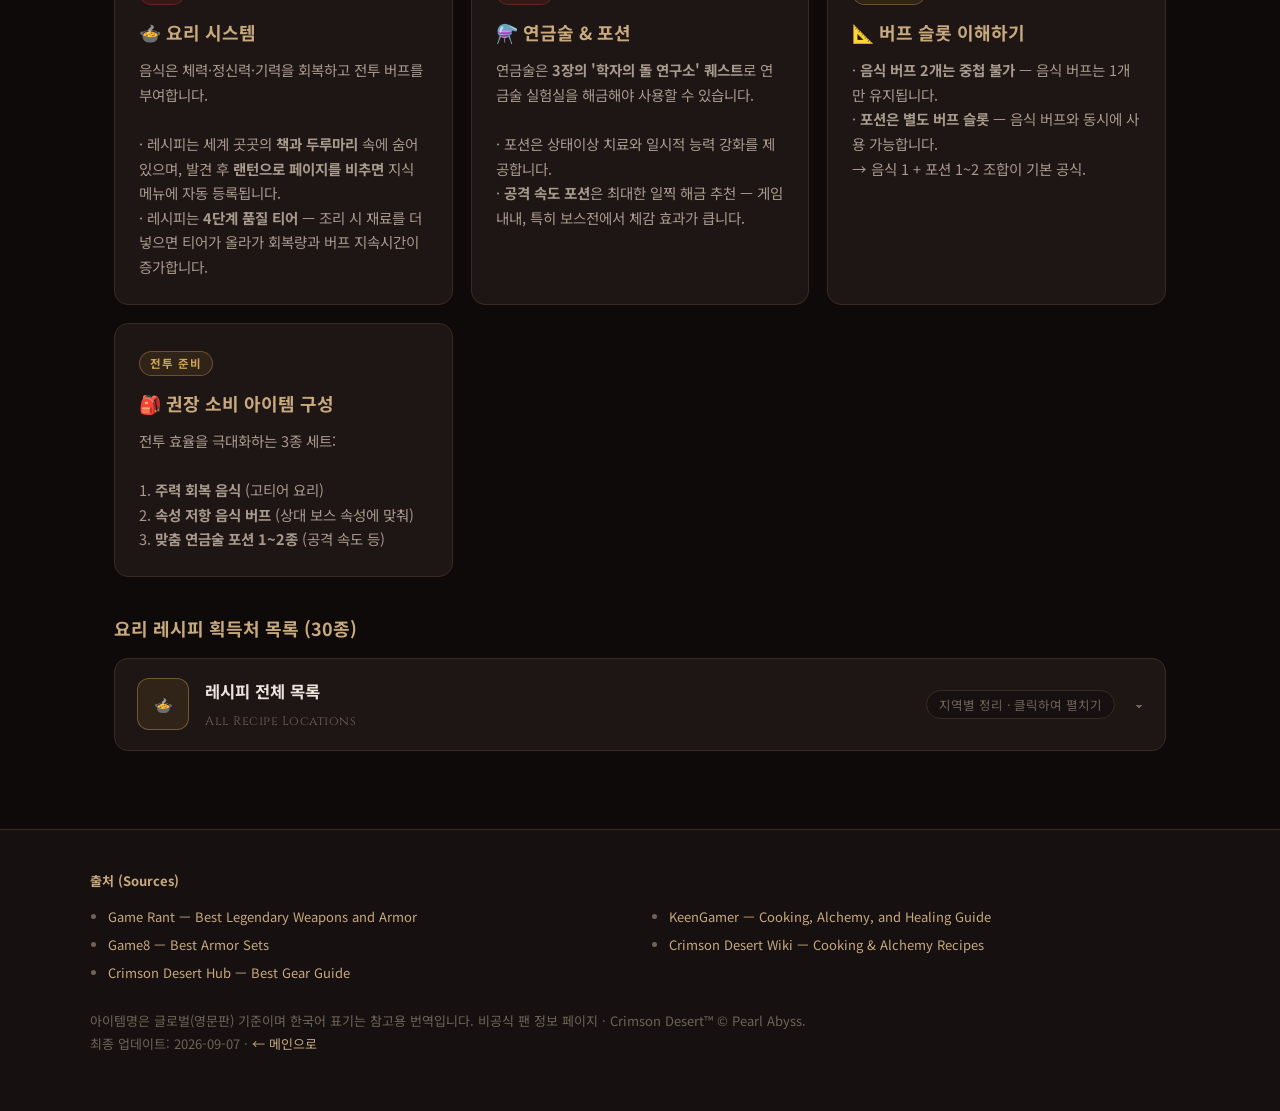
<file: items.html>
<!DOCTYPE html>
<html lang="ko">
<head>
<meta charset="UTF-8">
<meta name="viewport" content="width=device-width, initial-scale=1.0">
<title>아이템 정보 — 붉은 사막</title>
<meta name="description" content="붉은 사막(Crimson Desert) 아이템 데이터베이스 — 유니크 무기·방어구, 추천 장비, 요리·연금술 소비 아이템">
<link rel="preconnect" href="https://fonts.googleapis.com">
<link rel="preconnect" href="https://fonts.gstatic.com" crossorigin>
<link href="https://fonts.googleapis.com/css2?family=Noto+Sans+KR:wght@300;400;500;700;900&family=Cinzel:wght@600;800&display=swap" rel="stylesheet">
<link rel="stylesheet" href="assets/style.css">
</head>
<body>

<nav>
  <div class="nav-inner">
    <a class="nav-logo en" href="index.html">CRIMSON DESERT</a>
    <a href="index.html">홈</a>
    <a href="quests.html">퀘스트</a>
    <a href="sidequests.html">사이드 퀘스트</a>
    <a href="items.html" class="active">아이템</a>
    <a href="bosses.html">보스</a>
    <a href="regions.html">지역</a>
    <a href="skills.html">스킬</a>
    <a href="mounts.html">탈것</a>
    <a href="collectibles.html">수집품</a>
    <a href="camp.html">캠프</a>
    <a href="#system">장비 시스템</a>
    <a href="#weapon-tiers">무기 티어</a>
    <a href="#weapons">유니크 무기</a>
    <a href="#armor">유니크 방어구</a>
    <a href="#builds">추천 장비</a>
    <a href="#consumables">소비 아이템</a>
  </div>
</nav>

<header class="page-hero">
  <span class="hero-kicker en">Item Database</span>
  <h1>아이템 정보</h1>
  <div class="hero-en en">WEAPONS · ARMOR · CONSUMABLES</div>
  <p class="hero-desc">유니크 장비의 획득처와 효과, 목적별 추천 세트, 그리고 요리·연금술 소비 아이템까지 한눈에.</p>
</header>

<main>

<section id="system">
  <h2>장비 시스템 개요</h2>
  <div class="sub en">Gear System</div>
  <div class="grid c3">
    <div class="card">
      <span class="tag">등급</span>
      <h3>레전더리가 최우선</h3>
      <p>레전더리 장비는 월드 보스 처치(드랍률 약 5~10%) 또는 숨겨진 장소에서 획득합니다. 기본 스탯과 고유 능력 덕분에 <strong>레전더리 +10 강화가 레어 +15보다 강력</strong> — 레전더리를 얻으면 항상 우선 강화하세요.</p>
    </div>
    <div class="card">
      <span class="tag">어비스 기어</span>
      <h3>양손 무기의 슬롯 우위</h3>
      <p>장비에는 특수 효과를 부여하는 '어비스 기어' 슬롯이 있습니다. <strong>양손 무기 5슬롯 vs 한손 무기 3슬롯</strong> — 어비스 기어 효과를 쌓는 빌드라면 양손 무기가 수치상 유리합니다.</p>
    </div>
    <div class="card">
      <span class="tag gold">획득 경로</span>
      <h3>드랍 · 제작 · 탐험</h3>
      <p>보스 드랍 외에도 세계 곳곳의 <strong>제작서(레시피 책)</strong>를 찾아 대장간에서 제작하거나, 성소(Sanctum) 공략 보상, 필드의 숨겨진 상자에서 유니크 장비를 얻을 수 있습니다.</p>
    </div>
  </div>
</section>

<section id="weapon-tiers">
  <h2>무기 체계 &amp; 타입 티어</h2>
  <div class="sub en">Weapon Types &amp; Tier List</div>
  <p class="lead">무기는 공식적으로 5개 유형으로 나뉘며, 대장간 <strong>재련(Refinement)</strong>으로 강화하고 <strong>어비스 기어</strong> 장착으로 특수 효과를 부여합니다.</p>
  <div class="tbl-wrap" style="margin-bottom:28px">
    <table class="items">
      <thead><tr><th>유형</th><th>세부 종류</th></tr></thead>
      <tbody>
        <tr><td>한손 무기</td><td>검(Sword) · 도끼(Axe) · 해머(Hammer) · 레이피어(Rapier)</td></tr>
        <tr><td>양손 무기</td><td>롱소드 · 창(Spear) · 미늘창(Halberd) · 대형 도끼 · 대형 해머 · 배너 파이크</td></tr>
        <tr><td>원거리 무기</td><td>활(Bow) · 핸드 캐논 · 머스킷 · 권총 · 산탄총</td></tr>
        <tr><td>방패</td><td>—</td></tr>
        <tr><td>단검</td><td>암살·약점 공격 특화</td></tr>
      </tbody>
    </table>
  </div>
  <h3>무기 타입 티어</h3>
  <div class="tbl-wrap">
    <table class="items">
      <thead><tr><th>티어</th><th>무기</th><th>평가</th></tr></thead>
      <tbody>
        <tr>
          <td><strong style="color:var(--gold)">S</strong></td>
          <td>대검 (Greatsword)</td>
          <td>타격당 피해·사거리 모두 최상급 — 몹 정리와 보스 경직 모두 우수. <strong>양손 무기는 어비스 기어 5슬롯</strong>으로 수치상 우위</td>
        </tr>
        <tr>
          <td><strong style="color:var(--gold)">S</strong></td>
          <td>활 (Bow)</td>
          <td>안전한 지속 원거리 딜 + 초장거리. 스킬로 화살에 <strong>원소 부여 가능</strong>, 은신 지원</td>
        </tr>
        <tr>
          <td><strong style="color:var(--gold)">S</strong></td>
          <td>창 (Spear)</td>
          <td>강한 지속 피해 + 긴 리치. 넉다운 기술로 간격 제어 — 단일 대상전 최강</td>
        </tr>
        <tr><td><strong>A</strong></td><td>도끼 (Axe)</td><td>타격당 피해 극대 — 폭딜·경직·광역 콤보. 사거리는 중간</td></tr>
        <tr><td><strong>A</strong></td><td>소총 (Rifle)</td><td>발당 피해 높음, 초장거리 단일 딜. 차지샷 지원</td></tr>
        <tr><td><strong>A</strong></td><td>한손검 (Sword)</td><td>속도·피해 균형 — 입문용 최적. 방패 병용·쌍수 가능, 잡기 연계에 유연</td></tr>
        <tr><td><strong>B</strong></td><td>핸드 캐논</td><td>폭발탄 광역 피해 — 무리 정리·대형 표적 특화</td></tr>
        <tr><td><strong>B</strong></td><td>단검 (Dagger)</td><td>암살·약점 타격 특화. 단타 피해는 낮고 초근접</td></tr>
        <tr><td><strong>C</strong></td><td>메이스 (Mace)</td><td>가드 브레이크·스턴락 용도 — 방패와 병용 전제</td></tr>
      </tbody>
    </table>
  </div>
  <p class="lead" style="margin-top:20px">
    💡 커뮤니티 종합 평가로는 <strong>쌍수(Dual-wield)와 양손 무기</strong>가 콤보 연결이 쉽고 몹·보스 모두에 강해 최고 픽으로 꼽힙니다.
    한손 무기는 몹 정리력이 부족한 대신 잡기 스킬 연계에 가장 유연하고, 창은 카운터 스탠스 의존이라 원거리·다수전에 취약합니다.
    네임드 무기로는 완전 재련 시 <strong>공격력 43</strong>에 도달하는 <strong>프로즌 앵귀시</strong>(Frozen Anguish, 기력 흡수 어비스 기어)와
    전용 어비스 기어 '크로우즈 퍼슈트'로 유명한 <strong>타우리아 곡검</strong>(<a href="bosses.html#story-bosses" style="color:var(--gold)">크로우콜러</a> 드랍)이 대표적입니다.
  </p>
</section>

<section id="weapons">
  <h2>유니크 무기</h2>
  <div class="sub en">Unique Weapons</div>
  <div class="tbl-wrap">
    <table class="items">
      <thead>
        <tr><th>무기</th><th>종류</th><th>획득 방법</th><th>효과</th></tr>
      </thead>
      <tbody>
        <tr>
          <td>다크브링어<span class="sub-en">Darkbringer</span></td>
          <td>양손검</td>
          <td>실버울프 산 북서쪽, 거대 해골의 턱에 꽂혀 있음</td>
          <td>전용 어비스 기어 '아토르의 오브' — 강공격 시 황금 구체 발사, 대상 지속 경직</td>
        </tr>
        <tr>
          <td>캐논 스피어<span class="sub-en">Cannon Spear</span></td>
          <td>양손창</td>
          <td>글렌브라이트 저택 2층 백작 집무실의 제작서 「세계의 양손 무기」 습득 후 대장간 제작</td>
          <td>가드 중 강공격/찌르기 입력 시 포탄 발사</td>
        </tr>
        <tr>
          <td>쿠쿠 레이저 캐논 스피어<span class="sub-en">Kuku Laser Cannon Spear</span></td>
          <td>양손창</td>
          <td>속죄의 성소(헤르난드) + 숭배의 성소(델레이시아) 클리어 후 제작</td>
          <td>캐논 스피어 강화형 — 레이저 발사 메커니즘</td>
        </tr>
        <tr>
          <td>일렉트로-메카 롱소드<span class="sub-en">Electro-Mecha Longsword</span></td>
          <td>한손검</td>
          <td>고르타크의 보스 '마르니의 마키나 나이트' 처치 드랍</td>
          <td>모든 공격에 번개 추가 피해 (재련 불가)</td>
        </tr>
        <tr>
          <td>일렉트로-메카 스피어<span class="sub-en">Electro-Mecha Spear</span></td>
          <td>양손창</td>
          <td>리전트 라이즈, 원형 참호의 부서지는 판자 뒤 상자</td>
          <td>번개 피해 + 충전 5회 시스템 (재련 불가)</td>
        </tr>
        <tr>
          <td>쿠쿠 라이트닝 스피어<span class="sub-en">Kuku Lightning Spear</span></td>
          <td>양손창</td>
          <td>제작 레시피 습득 후 제작</td>
          <td>번개 충전 10회, 재련 가능, 기본 공격력 30</td>
        </tr>
        <tr>
          <td>인페르노 액스<span class="sub-en">Inferno Axe</span></td>
          <td>도끼</td>
          <td>엔드게임 콘텐츠</td>
          <td>게임 내 최고 수준의 순수 공격력 + 화염 광역 폭발 — DPS 빌드 1티어</td>
        </tr>
        <tr>
          <td>어비스 블레이드<span class="sub-en">Abyss Blade</span></td>
          <td>검</td>
          <td>엔드게임 콘텐츠</td>
          <td>탱커 빌드 최적 무기</td>
        </tr>
      </tbody>
    </table>
  </div>
</section>

<section id="armor">
  <h2>유니크 방어구</h2>
  <div class="sub en">Unique Armor</div>
  <div class="tbl-wrap">
    <table class="items">
      <thead>
        <tr><th>방어구</th><th>부위</th><th>획득 방법</th><th>효과</th></tr>
      </thead>
      <tbody>
        <tr>
          <td>마르니 레이저 헬름<span class="sub-en">Marni Laser Helm</span></td>
          <td>투구 (판금)</td>
          <td>델레이시아 남동쪽 '마르니의 마스테리움'</td>
          <td>눈에서 레이저 발사. 쿠쿠 버전으로 업그레이드 시 충전 횟수 증가</td>
        </tr>
        <tr>
          <td>사기꾼의 페도라<span class="sub-en">Deceiver's Fedora</span></td>
          <td>모자</td>
          <td>무스칸 처치 + 신뢰도 100 달성 후 타슈칼프 광물 상인에게 97실버에 구매</td>
          <td>두오/섯다 미니게임에서 속임수 사용 가능</td>
        </tr>
        <tr>
          <td>전투신의 판금 장갑<span class="sub-en">Combat God's Plate Gloves</span></td>
          <td>건틀릿</td>
          <td>타슈칼프 '본핏'에서 무스칸 격파 보상</td>
          <td>어비스 기어 '쇼스토퍼' — 맨손 공격에 전기 피해 보너스</td>
        </tr>
        <tr>
          <td>쿠쿠 내화 갑옷<span class="sub-en">Kuku Flame-Resistant Armor</span></td>
          <td>흉갑</td>
          <td>스코치플레임 판금 갑옷 업그레이드 · 레시피는 속죄의 성소</td>
          <td>화염 강저항 + 치명타율 증가 + 화염 피해 흡수</td>
        </tr>
        <tr>
          <td>쿠쿠 내빙 갑옷<span class="sub-en">Kuku Ice-Resistant Armor</span></td>
          <td>흉갑</td>
          <td>프로스트커스드 판금 갑옷 업그레이드 · 레시피는 고양의 성소</td>
          <td>냉기 강저항 + 이동 속도 증가 + 냉기 피해 흡수</td>
        </tr>
        <tr>
          <td>쿠쿠 내뢰 갑옷<span class="sub-en">Kuku Lightning-Resistant Armor</span></td>
          <td>흉갑</td>
          <td>라이트닝 볼트 판금 갑옷 업그레이드 · 레시피는 참회의 성소</td>
          <td>번개 강저항 + 공격 속도 증가 + 전기 피해 흡수</td>
        </tr>
        <tr>
          <td>베이퍼워커 부츠<span class="sub-en">Vaporwalker Boots</span></td>
          <td>신발</td>
          <td>헤르난드 북쪽 '고대 균열' — 쌓인 돌 근처 폭포를 찔러 진입</td>
          <td>얕은 물 위를 미끄러지듯 고속 이동</td>
        </tr>
      </tbody>
    </table>
  </div>
</section>

<section id="builds">
  <h2>목적별 추천 장비</h2>
  <div class="sub en">Recommended Builds</div>
  <div class="grid c3">
    <div class="card">
      <span class="tag">DPS</span>
      <h3>🔥 인페르노 세트</h3>
      <p><strong>인페르노 액스 + 인페르노 가디언 세트</strong><br>
      최고 수준의 공격력에 화염 피해 보너스를 더한 딜러 빌드의 정점. 화염 광역 폭발로 다수전에도 강합니다.</p>
    </div>
    <div class="card">
      <span class="tag gold">탱커</span>
      <h3>🛡️ 드래곤 스케일 세트</h3>
      <p><strong>어비스 블레이드 + 드래곤 스케일 세트</strong><br>
      최대 생존력에 특화된 탱커 빌드. 장기전 보스전에서 안정적입니다.</p>
    </div>
    <div class="card">
      <span class="tag gold">범용</span>
      <h3>❄️ 프로스트커스드 세트</h3>
      <p><strong>프로스트커스드 아머 세트</strong><br>
      높은 방어력 + 냉기 저항으로 초반 챕터부터 엔드게임까지 계속 쓸 수 있는 가성비 최고의 세트.</p>
    </div>
  </div>
  <p class="lead" style="margin-top:24px">
    💡 <strong>강화 우선순위</strong>: 레전더리 &gt; 유니크 &gt; 레어. 속성 보스전에는 해당 속성 저항 갑옷(쿠쿠 내화/내빙/내뢰)으로 교체하는 것이 정석입니다.
  </p>
</section>

<section id="consumables">
  <h2>소비 아이템 — 요리 &amp; 연금술</h2>
  <div class="sub en">Consumables — Cooking &amp; Alchemy</div>
  <p class="lead">
    붉은 사막에서 <strong>음식은 유일한 체력 회복 수단</strong>입니다. 어떤 빌드로 플레이하든 요리 시스템은 필수입니다.
  </p>
  <div class="grid c2">
    <div class="card">
      <span class="tag">요리</span>
      <h3>🍲 요리 시스템</h3>
      <p>
        음식은 체력·정신력·기력을 회복하고 전투 버프를 부여합니다.<br><br>
        · 레시피는 세계 곳곳의 <strong>책과 두루마리</strong> 속에 숨어 있으며, 발견 후 <strong>랜턴으로 페이지를 비추면</strong> 지식 메뉴에 자동 등록됩니다.<br>
        · 레시피는 <strong>4단계 품질 티어</strong> — 조리 시 재료를 더 넣으면 티어가 올라가 회복량과 버프 지속시간이 증가합니다.
      </p>
    </div>
    <div class="card">
      <span class="tag">연금술</span>
      <h3>⚗️ 연금술 &amp; 포션</h3>
      <p>
        연금술은 <strong>3장의 '학자의 돌 연구소' 퀘스트</strong>로 연금술 실험실을 해금해야 사용할 수 있습니다.<br><br>
        · 포션은 상태이상 치료와 일시적 능력 강화를 제공합니다.<br>
        · <strong>공격 속도 포션</strong>은 최대한 일찍 해금 추천 — 게임 내내, 특히 보스전에서 체감 효과가 큽니다.
      </p>
    </div>
    <div class="card">
      <span class="tag gold">버프 규칙</span>
      <h3>📐 버프 슬롯 이해하기</h3>
      <p>
        · <strong>음식 버프 2개는 중첩 불가</strong> — 음식 버프는 1개만 유지됩니다.<br>
        · <strong>포션은 별도 버프 슬롯</strong> — 음식 버프와 동시에 사용 가능합니다.<br>
        → 음식 1 + 포션 1~2 조합이 기본 공식.
      </p>
    </div>
    <div class="card">
      <span class="tag gold">전투 준비</span>
      <h3>🎒 권장 소비 아이템 구성</h3>
      <p>
        전투 효율을 극대화하는 3종 세트:<br><br>
        1. <strong>주력 회복 음식</strong> (고티어 요리)<br>
        2. <strong>속성 저항 음식 버프</strong> (상대 보스 속성에 맞춰)<br>
        3. <strong>맞춤 연금술 포션 1~2종</strong> (공격 속도 등)
      </p>
    </div>
  </div>

  <h3 style="margin-top:36px">요리 레시피 획득처 목록 (30종)</h3>
  <details class="chapter" style="margin-top:14px">
    <summary>
      <span class="ch-no gold">🍲</span>
      <span class="ch-title"><span class="ko">레시피 전체 목록</span><br><span class="orig en">All Recipe Locations</span></span>
      <span class="ch-count">지역별 정리 · 클릭하여 펼치기</span>
    </summary>
    <div class="ch-body" style="padding-left:22px">
      <div class="tbl-wrap" style="margin-top:14px">
        <table class="items">
          <thead><tr><th>레시피</th><th>지역</th><th>획득처</th></tr></thead>
          <tbody>
            <tr><td>Fish Porridge</td><td>헤르난드</td><td>정육점 '르네' 사이드 퀘스트 완료</td></tr>
            <tr><td>Pickled Vegetable</td><td>헤르난드</td><td>여관에서 구매</td></tr>
            <tr><td>Braised Fish</td><td>헤르난드</td><td>여관에서 구매</td></tr>
            <tr><td>Pan-Fried Rice Cakes</td><td>헤르난드</td><td>여관에서 구매</td></tr>
            <tr><td>Battered Meat and Fish</td><td>헤르난드</td><td>여관 주인 뒤편</td></tr>
            <tr><td>Chewy Rice Cakes</td><td>헤르난드</td><td>식료품점 주인 집 내부</td></tr>
            <tr><td>Fishball Soup</td><td>헤르난드</td><td>경비 초소 탁자</td></tr>
            <tr><td>Meat and Vegetable Porridge</td><td>헤르난드</td><td>헤르난드 성 주방 / 로니 영입</td></tr>
            <tr><td>Braised Ribs</td><td>헤르난드</td><td>헤르난드 성 연회장 바닥</td></tr>
            <tr><td>Clear Soup</td><td>울부짖는 언덕</td><td>캠프 건설 시 자동 습득</td></tr>
            <tr><td>Vegetable and Seafood Porridge</td><td>울부짖는 언덕</td><td>요리사 '로니' 캠프 영입</td></tr>
            <tr><td>Steamed Fish</td><td>울부짖는 언덕</td><td>요리사 '로니' 캠프 영입</td></tr>
            <tr><td>Pan-Fried Marinated Meat</td><td>칼파데</td><td>여관</td></tr>
            <tr><td>Meat Stew</td><td>파일룬</td><td>여관</td></tr>
            <tr><td>Bird Soup</td><td>파일룬</td><td>여관</td></tr>
            <tr><td>Grilled Meat and Fish</td><td>파일룬</td><td>여관</td></tr>
            <tr><td>Boiled Meat</td><td>파일룬 (베이겐)</td><td>여관</td></tr>
            <tr><td>Coral Mushroom Tea</td><td>데메니스</td><td>무두질 공방 근처 집 2층</td></tr>
            <tr><td>Salt-Roasted Bird Meat</td><td>데메니스 / 토마소</td><td>여관</td></tr>
            <tr><td>Seafood Soup</td><td>데메니스</td><td>여관</td></tr>
            <tr><td>Assorted Braised Fish</td><td>데메니스</td><td>여관</td></tr>
            <tr><td>Harvest Roll</td><td>델레이시아</td><td>여관</td></tr>
            <tr><td>Battered Harvest Roll</td><td>델레이시아</td><td>여관</td></tr>
            <tr><td>Pan-Fried Marinated Fish</td><td>델레이시아</td><td>여관</td></tr>
            <tr><td>Grilled Meat Steak</td><td>토마소</td><td>은행 근처 건물 / 여관</td></tr>
            <tr><td>Meat and Fish Skewers</td><td>토마소</td><td>여관</td></tr>
            <tr><td>Marinated Meat</td><td>바르니아</td><td>여관</td></tr>
            <tr><td>Steamed Seafood</td><td>바르니아</td><td>여관</td></tr>
            <tr><td>Wine <span class="sub-en">연금술</span></td><td>헤르난드</td><td>연금술사의 집</td></tr>
            <tr><td>Haiden's Lesser Elixir <span class="sub-en">연금술</span></td><td>헤르난드</td><td>연금술사의 집</td></tr>
          </tbody>
        </table>
      </div>
      <p class="desc" style="padding-top:14px">※ 레시피 책·두루마리를 발견하면 <strong>랜턴으로 페이지를 비춰</strong> 지식 메뉴에 등록해야 합니다. 재료를 추가 투입하면 품질 티어(총 4단계)가 올라갑니다.</p>
    </div>
  </details>
</section>

</main>

<footer>
  <div class="foot-inner">
    <strong style="color:var(--sand)">출처 (Sources)</strong>
    <ul class="src-list">
      <li><a href="https://gamerant.com/crimson-desert-best-unique-weapons-armor/" target="_blank" rel="noopener">Game Rant — Best Legendary Weapons and Armor</a></li>
      <li><a href="https://game8.co/games/Crimson-Desert/archives/587193" target="_blank" rel="noopener">Game8 — Best Armor Sets</a></li>
      <li><a href="https://crimsondeserthub.com/guides/crimson-desert-best-gear" target="_blank" rel="noopener">Crimson Desert Hub — Best Gear Guide</a></li>
      <li><a href="https://www.keengamer.com/articles/guides/crimson-desert-cooking-alchemy-and-healing-complete-guide/" target="_blank" rel="noopener">KeenGamer — Cooking, Alchemy, and Healing Guide</a></li>
      <li><a href="https://crimsondesertwiki.net/articles/cooking-and-alchemy-recipes-guide-every-recipe-ingredient-location-and-effect" target="_blank" rel="noopener">Crimson Desert Wiki — Cooking &amp; Alchemy Recipes</a></li>
    </ul>
    <p>아이템명은 글로벌(영문판) 기준이며 한국어 표기는 참고용 번역입니다. 비공식 팬 정보 페이지 · Crimson Desert™ © Pearl Abyss.<br>
    최종 업데이트: 2026-09-07 · <a href="index.html">← 메인으로</a></p>
  </div>
</footer>

</body>
</html>
</file>
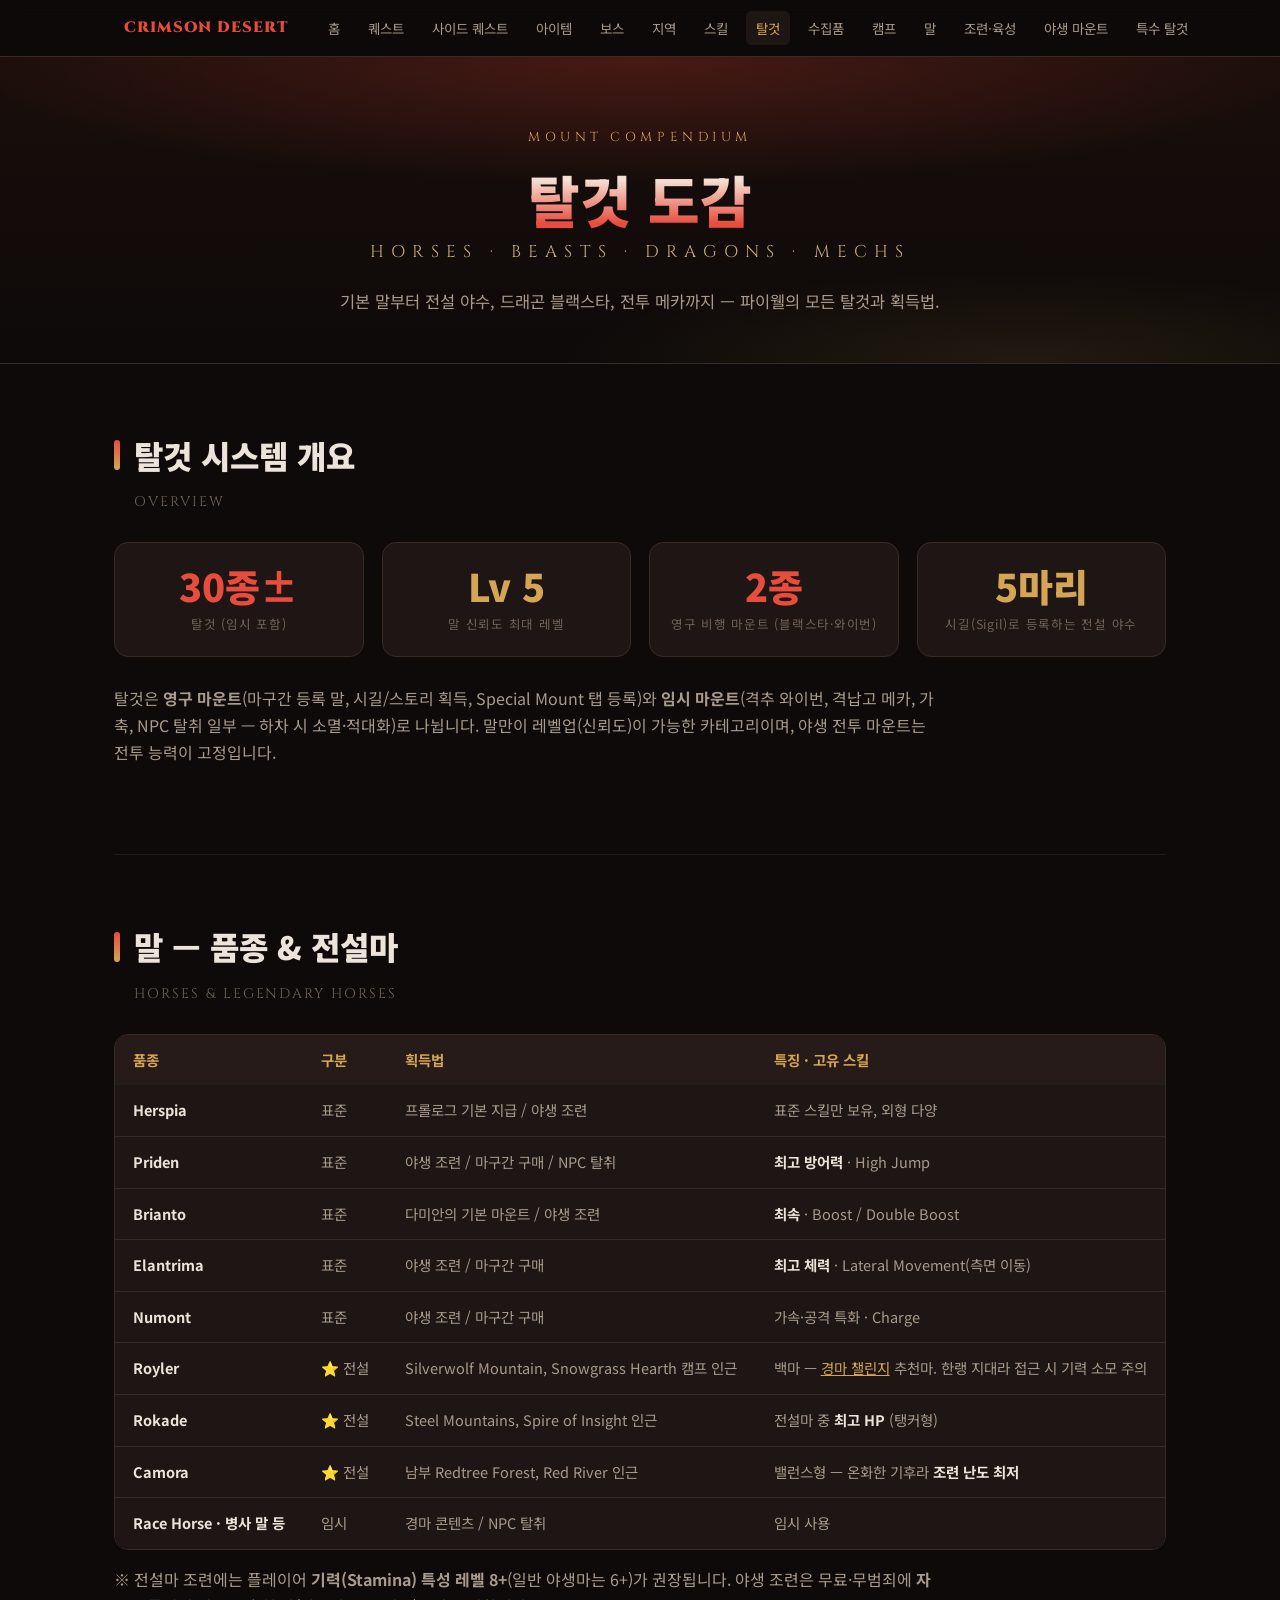
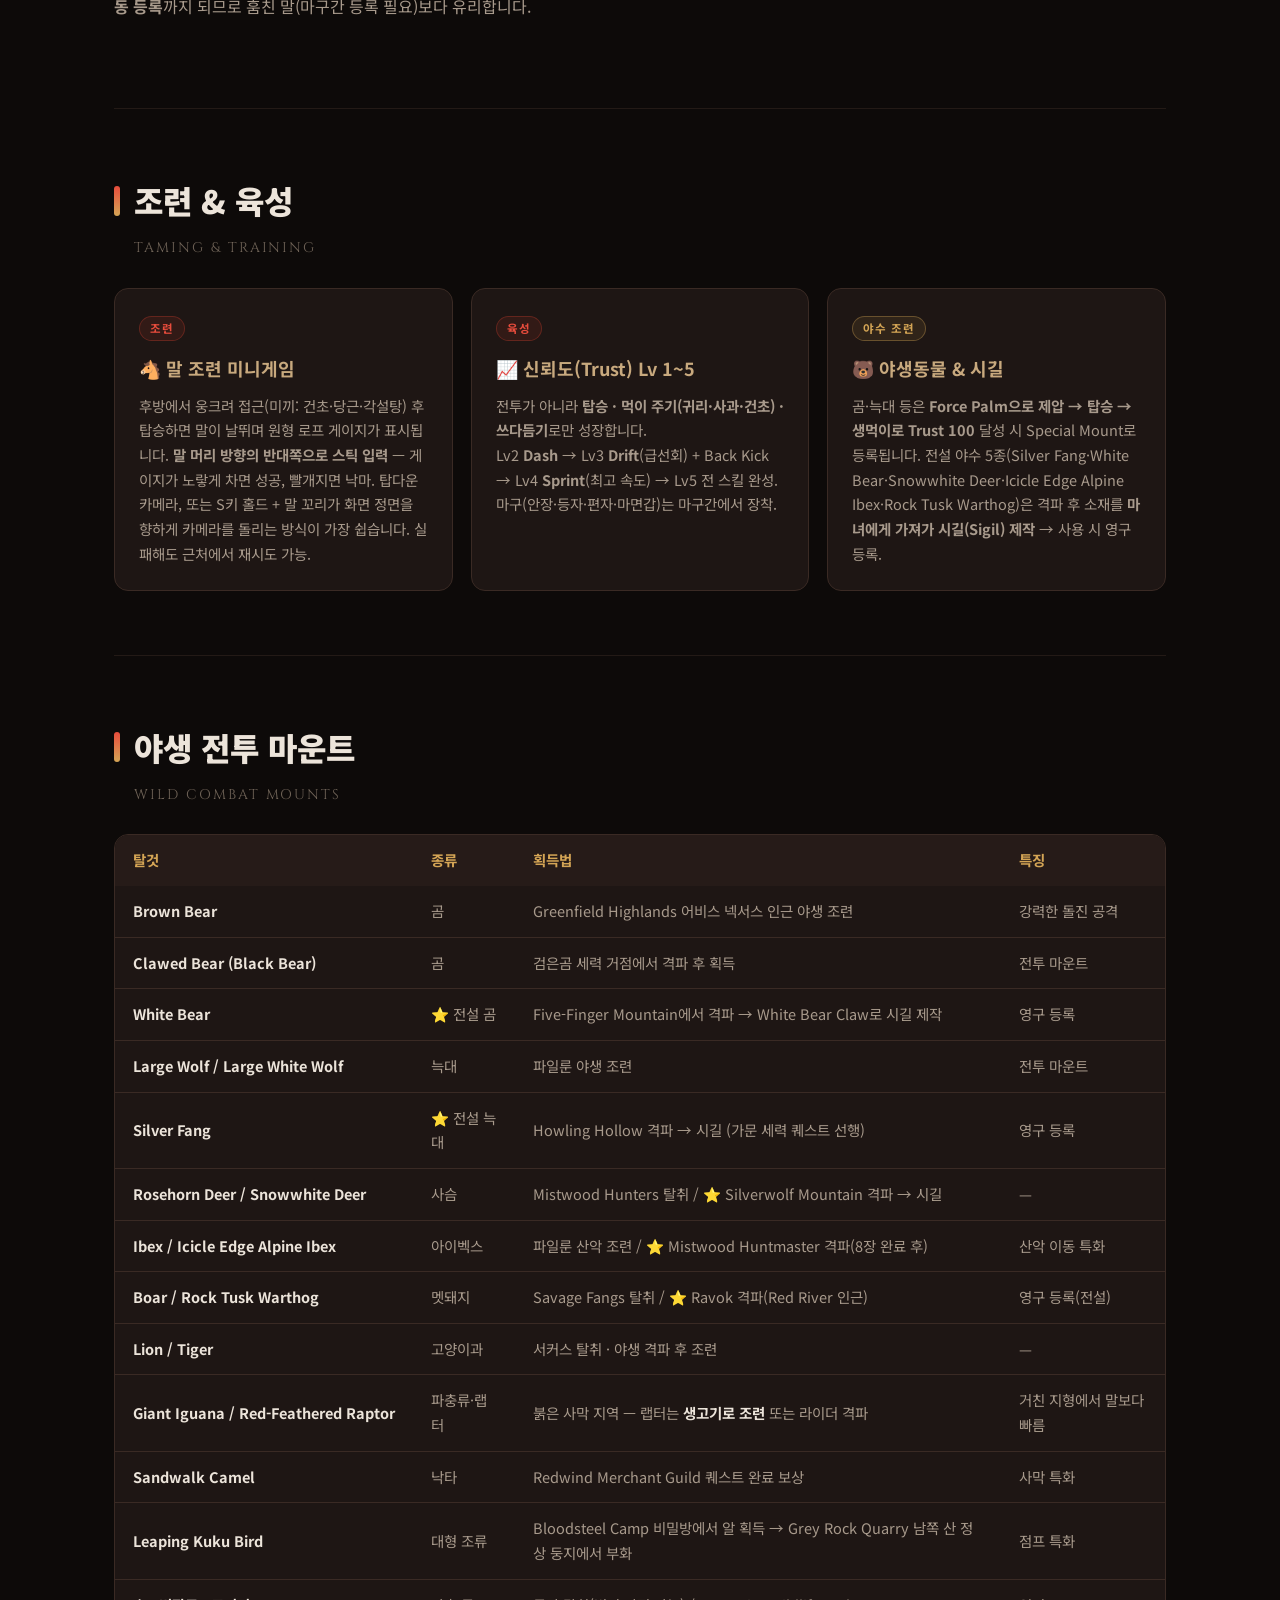
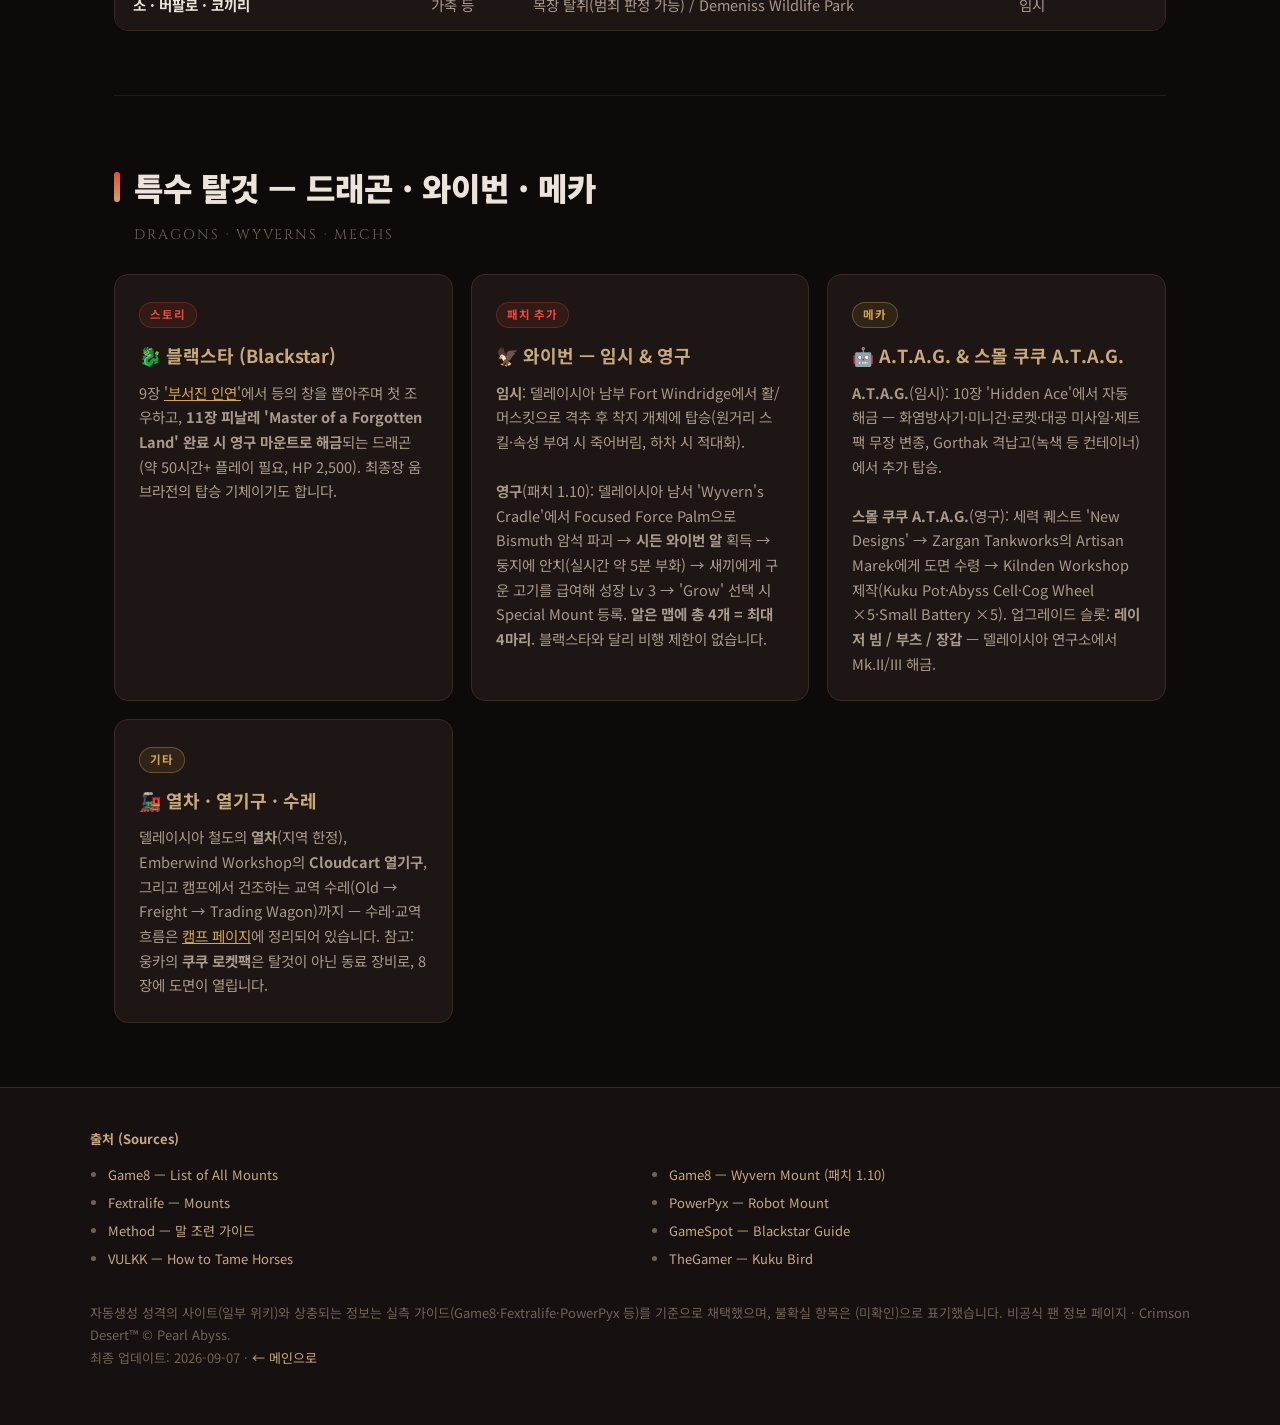
<file: mounts.html>
<!DOCTYPE html>
<html lang="ko">
<head>
<meta charset="UTF-8">
<meta name="viewport" content="width=device-width, initial-scale=1.0">
<title>탈것 도감 — 붉은 사막</title>
<meta name="description" content="붉은 사막(Crimson Desert) 탈것 데이터베이스 — 말 품종·전설마·조련법, 야생 전투 마운트, 드래곤·와이번·메카">
<link rel="preconnect" href="https://fonts.googleapis.com">
<link rel="preconnect" href="https://fonts.gstatic.com" crossorigin>
<link href="https://fonts.googleapis.com/css2?family=Noto+Sans+KR:wght@300;400;500;700;900&family=Cinzel:wght@600;800&display=swap" rel="stylesheet">
<link rel="stylesheet" href="assets/style.css">
</head>
<body>

<nav>
  <div class="nav-inner">
    <a class="nav-logo en" href="index.html">CRIMSON DESERT</a>
    <a href="index.html">홈</a>
    <a href="quests.html">퀘스트</a>
    <a href="sidequests.html">사이드 퀘스트</a>
    <a href="items.html">아이템</a>
    <a href="bosses.html">보스</a>
    <a href="regions.html">지역</a>
    <a href="skills.html">스킬</a>
    <a href="mounts.html" class="active">탈것</a>
    <a href="collectibles.html">수집품</a>
    <a href="camp.html">캠프</a>
    <a href="#horses">말</a>
    <a href="#taming">조련·육성</a>
    <a href="#beasts">야생 마운트</a>
    <a href="#special">특수 탈것</a>
  </div>
</nav>

<header class="page-hero">
  <span class="hero-kicker en">Mount Compendium</span>
  <h1>탈것 도감</h1>
  <div class="hero-en en">HORSES · BEASTS · DRAGONS · MECHS</div>
  <p class="hero-desc">기본 말부터 전설 야수, 드래곤 블랙스타, 전투 메카까지 — 파이웰의 모든 탈것과 획득법.</p>
</header>

<main>

<section id="mount-overview">
  <h2>탈것 시스템 개요</h2>
  <div class="sub en">Overview</div>
  <div class="scores">
    <div class="score"><div class="num red">30종±</div><div class="lbl">탈것 (임시 포함)</div></div>
    <div class="score"><div class="num">Lv 5</div><div class="lbl">말 신뢰도 최대 레벨</div></div>
    <div class="score"><div class="num red">2종</div><div class="lbl">영구 비행 마운트 (블랙스타·와이번)</div></div>
    <div class="score"><div class="num">5마리</div><div class="lbl">시길(Sigil)로 등록하는 전설 야수</div></div>
  </div>
  <p class="lead">
    탈것은 <strong>영구 마운트</strong>(마구간 등록 말, 시길/스토리 획득, Special Mount 탭 등록)와
    <strong>임시 마운트</strong>(격추 와이번, 격납고 메카, 가축, NPC 탈취 일부 — 하차 시 소멸·적대화)로 나뉩니다.
    말만이 레벨업(신뢰도)이 가능한 카테고리이며, 야생 전투 마운트는 전투 능력이 고정입니다.
  </p>
</section>

<section id="horses">
  <h2>말 — 품종 &amp; 전설마</h2>
  <div class="sub en">Horses &amp; Legendary Horses</div>
  <div class="tbl-wrap">
    <table class="items">
      <thead><tr><th>품종</th><th>구분</th><th>획득법</th><th>특징 · 고유 스킬</th></tr></thead>
      <tbody>
        <tr><td>Herspia</td><td>표준</td><td>프롤로그 기본 지급 / 야생 조련</td><td>표준 스킬만 보유, 외형 다양</td></tr>
        <tr><td>Priden</td><td>표준</td><td>야생 조련 / 마구간 구매 / NPC 탈취</td><td><strong>최고 방어력</strong> · High Jump</td></tr>
        <tr><td>Brianto</td><td>표준</td><td>다미안의 기본 마운트 / 야생 조련</td><td><strong>최속</strong> · Boost / Double Boost</td></tr>
        <tr><td>Elantrima</td><td>표준</td><td>야생 조련 / 마구간 구매</td><td><strong>최고 체력</strong> · Lateral Movement(측면 이동)</td></tr>
        <tr><td>Numont</td><td>표준</td><td>야생 조련 / 마구간 구매</td><td>가속·공격 특화 · Charge</td></tr>
        <tr><td>Royler</td><td>⭐ 전설</td><td>Silverwolf Mountain, Snowgrass Hearth 캠프 인근</td><td>백마 — <a href="camp.html#minigames" style="color:var(--gold)">경마 챌린지</a> 추천마. 한랭 지대라 접근 시 기력 소모 주의</td></tr>
        <tr><td>Rokade</td><td>⭐ 전설</td><td>Steel Mountains, Spire of Insight 인근</td><td>전설마 중 <strong>최고 HP</strong> (탱커형)</td></tr>
        <tr><td>Camora</td><td>⭐ 전설</td><td>남부 Redtree Forest, Red River 인근</td><td>밸런스형 — 온화한 기후라 <strong>조련 난도 최저</strong></td></tr>
        <tr><td>Race Horse · 병사 말 등</td><td>임시</td><td>경마 콘텐츠 / NPC 탈취</td><td>임시 사용</td></tr>
      </tbody>
    </table>
  </div>
  <p class="lead" style="margin-top:16px">
    ※ 전설마 조련에는 플레이어 <strong>기력(Stamina) 특성 레벨 8+</strong>(일반 야생마는 6+)가 권장됩니다.
    야생 조련은 무료·무범죄에 <strong>자동 등록</strong>까지 되므로 훔친 말(마구간 등록 필요)보다 유리합니다.
  </p>
</section>

<section id="taming">
  <h2>조련 &amp; 육성</h2>
  <div class="sub en">Taming &amp; Training</div>
  <div class="grid c3">
    <div class="card">
      <span class="tag">조련</span>
      <h3>🐴 말 조련 미니게임</h3>
      <p>후방에서 웅크려 접근(미끼: 건초·당근·각설탕) 후 탑승하면 말이 날뛰며 원형 로프 게이지가 표시됩니다.
      <strong>말 머리 방향의 반대쪽으로 스틱 입력</strong> — 게이지가 노랗게 차면 성공, 빨개지면 낙마.
      탑다운 카메라, 또는 S키 홀드 + 말 꼬리가 화면 정면을 향하게 카메라를 돌리는 방식이 가장 쉽습니다. 실패해도 근처에서 재시도 가능.</p>
    </div>
    <div class="card">
      <span class="tag">육성</span>
      <h3>📈 신뢰도(Trust) Lv 1~5</h3>
      <p>전투가 아니라 <strong>탑승 · 먹이 주기(귀리·사과·건초) · 쓰다듬기</strong>로만 성장합니다.<br>
      Lv2 <strong>Dash</strong> → Lv3 <strong>Drift</strong>(급선회) + Back Kick → Lv4 <strong>Sprint</strong>(최고 속도) → Lv5 전 스킬 완성.
      마구(안장·등자·편자·마면갑)는 마구간에서 장착.</p>
    </div>
    <div class="card">
      <span class="tag gold">야수 조련</span>
      <h3>🐻 야생동물 &amp; 시길</h3>
      <p>곰·늑대 등은 <strong>Force Palm으로 제압 → 탑승 → 생먹이로 Trust 100</strong> 달성 시 Special Mount로 등록됩니다.
      전설 야수 5종(Silver Fang·White Bear·Snowwhite Deer·Icicle Edge Alpine Ibex·Rock Tusk Warthog)은
      격파 후 소재를 <strong>마녀에게 가져가 시길(Sigil) 제작</strong> → 사용 시 영구 등록.</p>
    </div>
  </div>
</section>

<section id="beasts">
  <h2>야생 전투 마운트</h2>
  <div class="sub en">Wild Combat Mounts</div>
  <div class="tbl-wrap">
    <table class="items">
      <thead><tr><th>탈것</th><th>종류</th><th>획득법</th><th>특징</th></tr></thead>
      <tbody>
        <tr><td>Brown Bear</td><td>곰</td><td>Greenfield Highlands 어비스 넥서스 인근 야생 조련</td><td>강력한 돌진 공격</td></tr>
        <tr><td>Clawed Bear (Black Bear)</td><td>곰</td><td>검은곰 세력 거점에서 격파 후 획득</td><td>전투 마운트</td></tr>
        <tr><td>White Bear</td><td>⭐ 전설 곰</td><td>Five-Finger Mountain에서 격파 → White Bear Claw로 시길 제작</td><td>영구 등록</td></tr>
        <tr><td>Large Wolf / Large White Wolf</td><td>늑대</td><td>파일룬 야생 조련</td><td>전투 마운트</td></tr>
        <tr><td>Silver Fang</td><td>⭐ 전설 늑대</td><td>Howling Hollow 격파 → 시길 (가문 세력 퀘스트 선행)</td><td>영구 등록</td></tr>
        <tr><td>Rosehorn Deer / Snowwhite Deer</td><td>사슴</td><td>Mistwood Hunters 탈취 / ⭐ Silverwolf Mountain 격파 → 시길</td><td>—</td></tr>
        <tr><td>Ibex / Icicle Edge Alpine Ibex</td><td>아이벡스</td><td>파일룬 산악 조련 / ⭐ Mistwood Huntmaster 격파(8장 완료 후)</td><td>산악 이동 특화</td></tr>
        <tr><td>Boar / Rock Tusk Warthog</td><td>멧돼지</td><td>Savage Fangs 탈취 / ⭐ Ravok 격파(Red River 인근)</td><td>영구 등록(전설)</td></tr>
        <tr><td>Lion / Tiger</td><td>고양이과</td><td>서커스 탈취 · 야생 격파 후 조련</td><td>—</td></tr>
        <tr><td>Giant Iguana / Red-Feathered Raptor</td><td>파충류·랩터</td><td>붉은 사막 지역 — 랩터는 <strong>생고기로 조련</strong> 또는 라이더 격파</td><td>거친 지형에서 말보다 빠름</td></tr>
        <tr><td>Sandwalk Camel</td><td>낙타</td><td>Redwind Merchant Guild 퀘스트 완료 보상</td><td>사막 특화</td></tr>
        <tr><td>Leaping Kuku Bird</td><td>대형 조류</td><td>Bloodsteel Camp 비밀방에서 알 획득 → Grey Rock Quarry 남쪽 산 정상 둥지에서 부화</td><td>점프 특화</td></tr>
        <tr><td>소 · 버팔로 · 코끼리</td><td>가축 등</td><td>목장 탈취(범죄 판정 가능) / Demeniss Wildlife Park</td><td>임시</td></tr>
      </tbody>
    </table>
  </div>
</section>

<section id="special">
  <h2>특수 탈것 — 드래곤 · 와이번 · 메카</h2>
  <div class="sub en">Dragons · Wyverns · Mechs</div>
  <div class="grid c2">
    <div class="card">
      <span class="tag">스토리</span>
      <h3>🐉 블랙스타 (Blackstar)</h3>
      <p>9장 <a href="quests.html" style="color:var(--gold)">'부서진 인연'</a>에서 등의 창을 뽑아주며 첫 조우하고,
      <strong>11장 피날레 'Master of a Forgotten Land' 완료 시 영구 마운트로 해금</strong>되는 드래곤 (약 50시간+ 플레이 필요, HP 2,500).
      최종장 움브라전의 탑승 기체이기도 합니다.</p>
    </div>
    <div class="card">
      <span class="tag">패치 추가</span>
      <h3>🦅 와이번 — 임시 &amp; 영구</h3>
      <p><strong>임시</strong>: 델레이시아 남부 Fort Windridge에서 활/머스킷으로 격추 후 착지 개체에 탑승(원거리 스킬·속성 부여 시 죽어버림, 하차 시 적대화).<br><br>
      <strong>영구</strong>(패치 1.10): 델레이시아 남서 'Wyvern's Cradle'에서 Focused Force Palm으로 Bismuth 암석 파괴 → <strong>시든 와이번 알</strong> 획득 → 둥지에 안치(실시간 약 5분 부화) → 새끼에게 구운 고기를 급여해 성장 Lv 3 → 'Grow' 선택 시 Special Mount 등록. <strong>알은 맵에 총 4개 = 최대 4마리</strong>. 블랙스타와 달리 비행 제한이 없습니다.</p>
    </div>
    <div class="card">
      <span class="tag gold">메카</span>
      <h3>🤖 A.T.A.G. &amp; 스몰 쿠쿠 A.T.A.G.</h3>
      <p><strong>A.T.A.G.</strong>(임시): 10장 'Hidden Ace'에서 자동 해금 — 화염방사기·미니건·로켓·대공 미사일·제트팩 무장 변종, Gorthak 격납고(녹색 등 컨테이너)에서 추가 탑승.<br><br>
      <strong>스몰 쿠쿠 A.T.A.G.</strong>(영구): 세력 퀘스트 'New Designs' → Zargan Tankworks의 Artisan Marek에게 도면 수령 → Kilnden Workshop 제작(Kuku Pot·Abyss Cell·Cog Wheel ×5·Small Battery ×5). 업그레이드 슬롯: <strong>레이저 빔 / 부츠 / 장갑</strong> — 델레이시아 연구소에서 Mk.II/III 해금.</p>
    </div>
    <div class="card">
      <span class="tag gold">기타</span>
      <h3>🚂 열차 · 열기구 · 수레</h3>
      <p>델레이시아 철도의 <strong>열차</strong>(지역 한정), Emberwind Workshop의 <strong>Cloudcart 열기구</strong>, 그리고 캠프에서 건조하는 교역 수레(Old → Freight → Trading Wagon)까지 — 수레·교역 흐름은 <a href="camp.html#facilities" style="color:var(--gold)">캠프 페이지</a>에 정리되어 있습니다.
      참고: 웅카의 <strong>쿠쿠 로켓팩</strong>은 탈것이 아닌 동료 장비로, 8장에 도면이 열립니다.</p>
    </div>
  </div>
</section>

</main>

<footer>
  <div class="foot-inner">
    <strong style="color:var(--sand)">출처 (Sources)</strong>
    <ul class="src-list">
      <li><a href="https://game8.co/games/Crimson-Desert/archives/587091" target="_blank" rel="noopener">Game8 — List of All Mounts</a></li>
      <li><a href="https://crimsondesertgame.wiki.fextralife.com/Mounts" target="_blank" rel="noopener">Fextralife — Mounts</a></li>
      <li><a href="https://www.method.gg/crimson-desert/how-to-tame-a-horse-in-crimson-desert-best-horse-to-tame" target="_blank" rel="noopener">Method — 말 조련 가이드</a></li>
      <li><a href="https://vulkk.com/2026/04/03/how-to-tame-horses-in-crimson-desert/" target="_blank" rel="noopener">VULKK — How to Tame Horses</a></li>
      <li><a href="https://game8.co/games/Crimson-Desert/archives/602056" target="_blank" rel="noopener">Game8 — Wyvern Mount (패치 1.10)</a></li>
      <li><a href="https://www.powerpyx.com/crimson-desert-how-to-unlock-robot-mount/" target="_blank" rel="noopener">PowerPyx — Robot Mount</a></li>
      <li><a href="https://www.gamespot.com/gallery/crimson-desert-dragon-mount-blackstar-guide/2900-7597/" target="_blank" rel="noopener">GameSpot — Blackstar Guide</a></li>
      <li><a href="https://www.thegamer.com/crimson-desert-kuku-bird-mount-location-how-to-hatch-egg-saddle-guide/" target="_blank" rel="noopener">TheGamer — Kuku Bird</a></li>
    </ul>
    <p>자동생성 성격의 사이트(일부 위키)와 상충되는 정보는 실측 가이드(Game8·Fextralife·PowerPyx 등)를 기준으로 채택했으며, 불확실 항목은 (미확인)으로 표기했습니다. 비공식 팬 정보 페이지 · Crimson Desert™ © Pearl Abyss.<br>
    최종 업데이트: 2026-09-07 · <a href="index.html">← 메인으로</a></p>
  </div>
</footer>

</body>
</html>
</file>
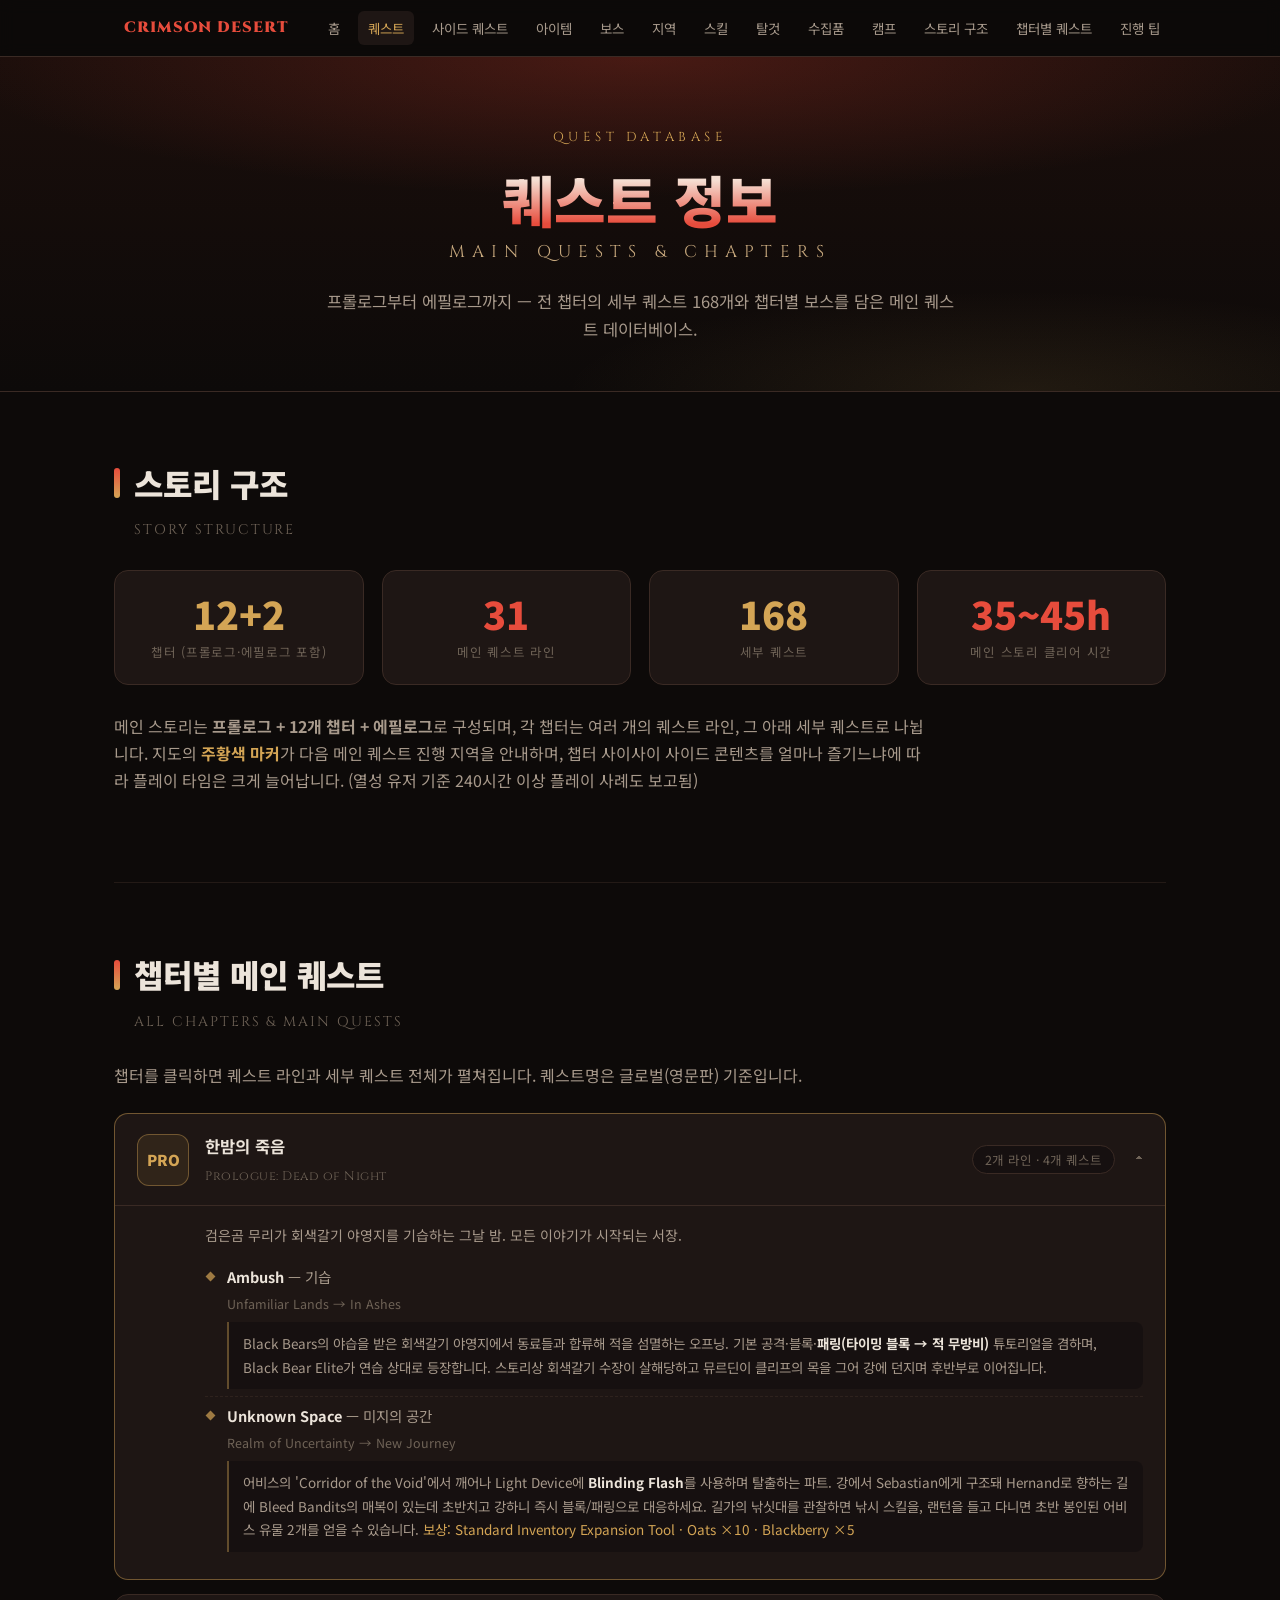
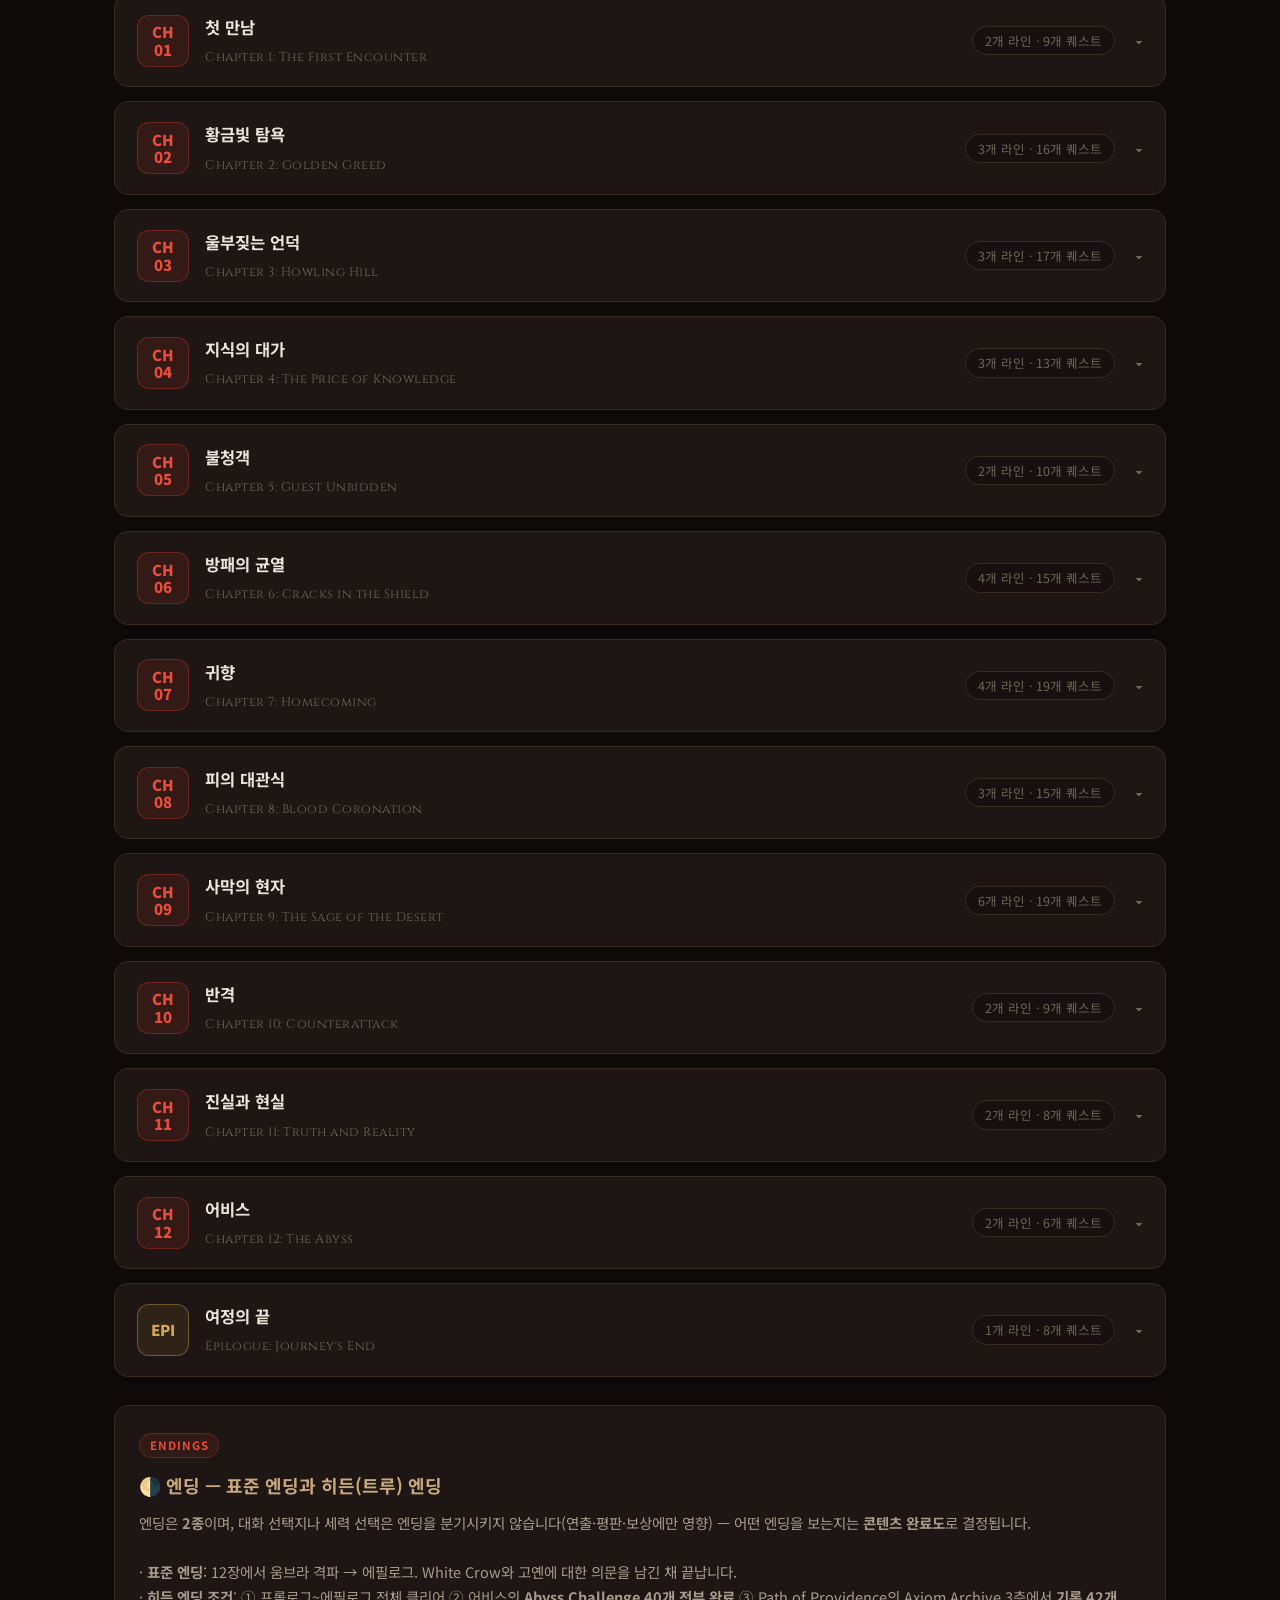
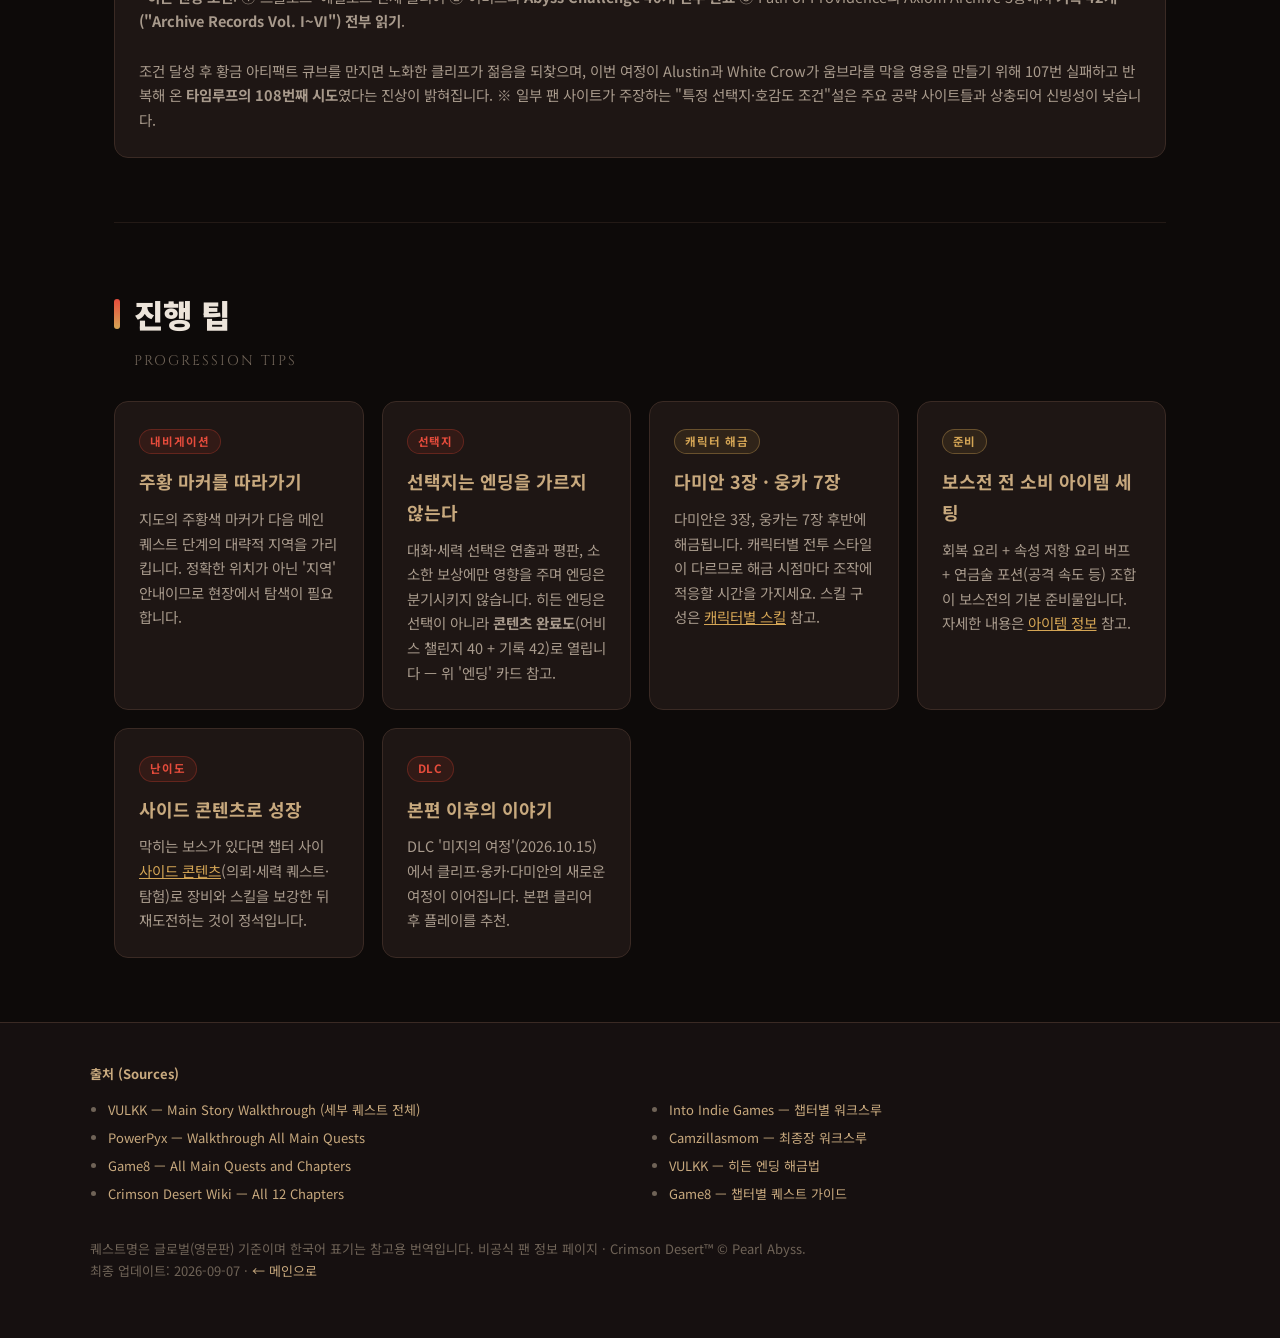
<file: quests.html>
<!DOCTYPE html>
<html lang="ko">
<head>
<meta charset="UTF-8">
<meta name="viewport" content="width=device-width, initial-scale=1.0">
<title>퀘스트 정보 — 붉은 사막</title>
<meta name="description" content="붉은 사막(Crimson Desert) 메인 퀘스트 데이터베이스 — 프롤로그부터 에필로그까지 전 챕터 168개 세부 퀘스트와 챕터별 보스">
<link rel="preconnect" href="https://fonts.googleapis.com">
<link rel="preconnect" href="https://fonts.gstatic.com" crossorigin>
<link href="https://fonts.googleapis.com/css2?family=Noto+Sans+KR:wght@300;400;500;700;900&family=Cinzel:wght@600;800&display=swap" rel="stylesheet">
<link rel="stylesheet" href="assets/style.css">
</head>
<body>

<nav>
  <div class="nav-inner">
    <a class="nav-logo en" href="index.html">CRIMSON DESERT</a>
    <a href="index.html">홈</a>
    <a href="quests.html" class="active">퀘스트</a>
    <a href="sidequests.html">사이드 퀘스트</a>
    <a href="items.html">아이템</a>
    <a href="bosses.html">보스</a>
    <a href="regions.html">지역</a>
    <a href="skills.html">스킬</a>
    <a href="mounts.html">탈것</a>
    <a href="collectibles.html">수집품</a>
    <a href="camp.html">캠프</a>
    <a href="#structure">스토리 구조</a>
    <a href="#chapters">챕터별 퀘스트</a>
    <a href="#tips">진행 팁</a>
  </div>
</nav>

<header class="page-hero">
  <span class="hero-kicker en">Quest Database</span>
  <h1>퀘스트 정보</h1>
  <div class="hero-en en">MAIN QUESTS &amp; CHAPTERS</div>
  <p class="hero-desc">프롤로그부터 에필로그까지 — 전 챕터의 세부 퀘스트 168개와 챕터별 보스를 담은 메인 퀘스트 데이터베이스.</p>
</header>

<main>

<section id="structure">
  <h2>스토리 구조</h2>
  <div class="sub en">Story Structure</div>
  <div class="scores">
    <div class="score"><div class="num">12+2</div><div class="lbl">챕터 (프롤로그·에필로그 포함)</div></div>
    <div class="score"><div class="num red">31</div><div class="lbl">메인 퀘스트 라인</div></div>
    <div class="score"><div class="num">168</div><div class="lbl">세부 퀘스트</div></div>
    <div class="score"><div class="num red">35~45h</div><div class="lbl">메인 스토리 클리어 시간</div></div>
  </div>
  <p class="lead">
    메인 스토리는 <strong>프롤로그 + 12개 챕터 + 에필로그</strong>로 구성되며, 각 챕터는 여러 개의 퀘스트 라인,
    그 아래 세부 퀘스트로 나뉩니다. 지도의 <strong style="color:var(--gold)">주황색 마커</strong>가
    다음 메인 퀘스트 진행 지역을 안내하며, 챕터 사이사이 사이드 콘텐츠를 얼마나 즐기느냐에 따라 플레이 타임은 크게 늘어납니다.
    (열성 유저 기준 240시간 이상 플레이 사례도 보고됨)
  </p>
</section>

<section id="chapters">
  <h2>챕터별 메인 퀘스트</h2>
  <div class="sub en">All Chapters &amp; Main Quests</div>
  <p class="lead">챕터를 클릭하면 퀘스트 라인과 세부 퀘스트 전체가 펼쳐집니다. 퀘스트명은 글로벌(영문판) 기준입니다.</p>

  <details class="chapter" open>
    <summary>
      <span class="ch-no gold">PRO</span>
      <span class="ch-title"><span class="ko">한밤의 죽음</span><br><span class="orig en">Prologue: Dead of Night</span></span>
      <span class="ch-count">2개 라인 · 4개 퀘스트</span>
    </summary>
    <div class="ch-body">
      <p class="desc">검은곰 무리가 회색갈기 야영지를 기습하는 그날 밤. 모든 이야기가 시작되는 서장.</p>
      <ul class="qlist">
        <li><strong>Ambush</strong> — 기습
          <span class="qsteps">Unfamiliar Lands → In Ashes</span>
          <span class="qdetail">Black Bears의 야습을 받은 회색갈기 야영지에서 동료들과 합류해 적을 섬멸하는 오프닝. 기본 공격·블록·<strong>패링(타이밍 블록 → 적 무방비)</strong> 튜토리얼을 겸하며, Black Bear Elite가 연습 상대로 등장합니다. 스토리상 회색갈기 수장이 살해당하고 뮤르딘이 클리프의 목을 그어 강에 던지며 후반부로 이어집니다.</span></li>
        <li><strong>Unknown Space</strong> — 미지의 공간
          <span class="qsteps">Realm of Uncertainty → New Journey</span>
          <span class="qdetail">어비스의 'Corridor of the Void'에서 깨어나 Light Device에 <strong>Blinding Flash</strong>를 사용하며 탈출하는 파트. 강에서 Sebastian에게 구조돼 Hernand로 향하는 길에 Bleed Bandits의 매복이 있는데 초반치고 강하니 즉시 블록/패링으로 대응하세요. 길가의 낚싯대를 관찰하면 낚시 스킬을, 랜턴을 들고 다니면 초반 봉인된 어비스 유물 2개를 얻을 수 있습니다. <span class="rw">보상: Standard Inventory Expansion Tool · Oats ×10 · Blackberry ×5</span></span></li>
      </ul>
    </div>
  </details>

  <details class="chapter">
    <summary>
      <span class="ch-no">CH<br>01</span>
      <span class="ch-title"><span class="ko">첫 만남</span><br><span class="orig en">Chapter 1: The First Encounter</span></span>
      <span class="ch-count">2개 라인 · 9개 퀘스트</span>
    </summary>
    <div class="ch-body">
      <p class="desc">흩어진 동료의 흔적을 쫓아 여정을 시작하는 클리프. 낯선 땅에서의 첫 인연.</p>
      <ul class="qlist">
        <li><strong>Trials of Kindness</strong> — 친절의 시험
          <span class="qsteps">Where Rumors Gather → Mysterious Man → True Wisdom in Kindness → Heart Beyond Borders → Actions Speak Louder than Words</span>
          <span class="qdetail">Hernand 시내의 선행 5연작: 선술집 <strong>팔씨름 미니게임</strong> 승리, 거지에게 동전 주기(Shabby Wooden Key 획득), 그 열쇠로 하수도의 묶인 여인 구출, 지붕 위 고양이를 소년에게 돌려주기(Green Pendant), 부부의 굴뚝 청소(성 출입용 Hernandian Attire 획득). 이 아이템 4개가 다음 퀘스트의 열쇠가 되며, 모든 선행이 정체불명 세력이 클리프를 시험하는 '테스트'였음이 뒤에 밝혀집니다. <span class="rw">보상: Silver · Standard Inventory Expansion Tool · 식료품</span></span></li>
        <li><strong>Traces</strong> — 흔적
          <span class="qsteps">Mystical Key → Polar Opposites → Abyss without Balance → Woman in White</span>
          <span class="qdetail">나무 열쇠를 조사하면 Mystical Key로 변하고, Hernandian Attire를 입고 Hernand Castle 2층 연금술사 방의 보물상자로 <strong>어비스 포털</strong>을 엽니다. 어비스 안에서 흰 새를 보고 <strong>Axiom Force</strong>를, 유령의 시연으로 <strong>Force Palm</strong>을 배워 원판 회전 → 스카이브리지 패널 → Power Cell 삽입 퍼즐을 풀어갑니다. 마지막에 'Woman in White'와 만나 시험관(붉은 옷의 거지)의 정체가 드러나고 <strong>활공(Glide) 능력</strong>을 얻어 귀환합니다. 팁: 성 안뜰의 훈련 경비병을 관찰하면 Counter 스킬 무료 습득. <span class="rw">보상: Faded Abyss Artifact · Palmar Pill</span></span></li>
      </ul>
    </div>
  </details>

  <details class="chapter">
    <summary>
      <span class="ch-no">CH<br>02</span>
      <span class="ch-title"><span class="ko">황금빛 탐욕</span><br><span class="orig en">Chapter 2: Golden Greed</span></span>
      <span class="ch-count">3개 라인 · 16개 퀘스트</span>
    </summary>
    <div class="ch-body">
      <p class="desc">혼란에 빠진 도시 헤르난드. 탐욕이 부른 사건의 한복판으로 뛰어든다.</p>
      <ul class="qlist">
        <li><strong>Unexpected Gift</strong> — 뜻밖의 선물
          <span class="qsteps">Where the Light Leads → Memory Fragment → Reunion</span>
          <span class="qdetail">Lioncrest Watchtower의 산적을 처치하고 함정 탑을 등반해 수상한 투구 <strong>Visione</strong>을 회수합니다. 이 투구로 월드 곳곳의 <strong>기억 조각(memory fragment)을 추적·열람</strong>하는 메커니즘이 해금됩니다. 진행 중 Shai와 고양이 Jiji를 만나고 Nature's Grasp·Focus 스킬을, Bilwise에게서 Double Jump를 배웁니다. <span class="rw">보상: Arrows ×10 · Medium Bag · Palmar Pill · Abyss Artifact</span></span></li>
        <li><strong>Hernand in Chaos</strong> — 혼돈의 헤르난드
          <span class="qsteps">For Honor → Awestruck → Shadow Casted Over the River → Where Mystery Gathers → Trial After Trial → The Man Trapped in the Mire → Missing Companion → Secrets Hidden in the Dark</span>
          <span class="qdetail">회색갈기를 모욕하는 무리와 시비가 붙어 중갑 기사 <strong>마티아스와 1:1 결투</strong>(체력바+방어구바 모두 소진 필요, 킥·패링으로 자세 무너뜨리기). 이후 Springtide Mill 산적 소탕으로 <strong>거점 해방 시스템</strong>, 게시판(notice board) <strong>의뢰 시스템</strong>이 열리고, Visione으로 도난 사건의 기억을 재구성하는 조사 퀘스트 4개를 순서 무관으로 진행합니다. 조사 결과 산적들의 배후가 Goldleaf 상인 길드의 수장 Kailok이며 'skystone'을 찾고 있음이 드러납니다. <span class="rw">보상: Medium Bag ×4 · Silver 2.30 · 제작 재료</span></span></li>
        <li><strong>The End of Greed</strong> — 탐욕의 끝
          <span class="qsteps">The Dark Veil → The Flames of Greed → Kidnapped Healer → Rebellion or Revolution → Cheers Echoing From the Edge</span>
          <span class="qdetail">Goldleaf 길드를 조사해 불타는 집의 남자와 납치된 치유사를 구출하고, Shakatu와 반란을 모의한 뒤 챕터 보스 <strong>카일록, 뿔가르개</strong>를 토벌합니다 — 킥·방패 공격·타이밍 블록으로 스턴 게이지를 채워 무력화 타이밍에 폭딜, 사전에 음식과 화살 비축 필수. 드랍되는 <strong>Sword of the Lord</strong>는 강력한 어비스 기어가 달려 오래 주력으로 쓸 수 있습니다. 결말에서 Shakatu가 길드의 새 수장이 됩니다. <span class="rw">보상: Sword of the Lord · Abyss Artifact ×1 · Copper ×50 · Medium Bag</span></span></li>
      </ul>
      <p class="ch-boss">👑 보스: <strong>카일록, 뿔가르개</strong> (Kailok, the Hornsplitter) — <a href="bosses.html#story-bosses" style="color:var(--gold)">공략</a></p>
    </div>
  </details>

  <details class="chapter">
    <summary>
      <span class="ch-no">CH<br>03</span>
      <span class="ch-title"><span class="ko">울부짖는 언덕</span><br><span class="orig en">Chapter 3: Howling Hill</span></span>
      <span class="ch-count">3개 라인 · 17개 퀘스트</span>
    </summary>
    <div class="ch-body">
      <p class="desc">정착지를 개척하며 새 터전을 꾸리는 장. <strong style="color:var(--gold)">다미안 해금</strong> · 학자의 돌 연구소 퀘스트로 <strong style="color:var(--gold)">연금술 실험실</strong> 개방 · <a href="sidequests.html#best" style="color:var(--gold)">캠프 건설 체인</a> 시작.</p>
      <ul class="qlist">
        <li><strong>Homestead</strong> — 정착지
          <span class="qsteps">Old Friend → First Step to Rebuilding → A Fresh Start → Reward for Their Sweat → Return of the Comrade → Familiar Curses</span>
          <span class="qdetail">Shakatu와 Marquis Serkis의 지원으로 Howling Hill 부지를 받아 <strong>캠프 관리 시스템</strong>이 도입됩니다. 말뚝 박기·바위 제거·깃발 게양 등 건설 작업 후 Clear Soup을 끓여 일꾼 잔치를 열고, 생존 회색갈기 Ross·Marius를 합류시키며 <strong>다미안이 플레이어블로 해금</strong>됩니다. 후반 St. Halssius 치유소 잠입은 모퉁이의 남자에게 Silver 10으로 사제 변장을 사면 안전— 2층에서 Yann을 구출하고, 착용자를 세뇌하는 투구 기술이 Delesyia에서 만들어진다는 단서를 얻습니다. <span class="rw">보상: Large Bag · Iron Ore · 사제 복장</span></span></li>
        <li><strong>The Face Behind the Mask</strong> — 가면 뒤의 얼굴
          <span class="qsteps">Return → Traces in the Manor → Nonhuman → Seed of Unease → Dance with the Devil</span>
          <span class="qdetail">Glenbright Manor의 살인 현장을 조사하고 '갈대밭의 악마' <strong>리드 데빌</strong>을 추적합니다. 보스전은 2페이즈: 배후 순간이동 올려베기는 패링, 다중 검기는 회피, 근접 3연타는 첫 타 패링으로 차단하고, 첫 체력바를 깎으면 소환되는 <strong>분신 4기는 무시하고 가장 먼 토템부터 파괴</strong>가 정석. 장비 2~3단계 강화와 회복템·팔머 환약 준비 권장. 격파 시 Glenbright Farm 등 3개 거점이 해방되고 동료들이 캠프로 복귀합니다. <span class="rw">보상: Sunset Reed Cloth Gloves</span></span></li>
        <li><strong>Pioneering</strong> — 개척
          <span class="qsteps">Hope After the Drought → Scattered Comrades → Rumors from the Sawmill → A Gentle Touch → Bustling Hill → Greymanes Reunited</span>
          <span class="qdetail">Timberham Sawmill의 소문을 조사해 생존 회색갈기 Luke·Ronald를 합류시키고, 맵의 Inspect 기능으로 <strong>파견(dispatch) 미션</strong>을 열어 첫 캠프 확장을 진행합니다(게임 내 수 시간 타이머 — 휴식으로 스킵 가능). 확장하면 추가 동료 영입과 자원 미션이 열리며, 호위 1개 + 채집/목축 1개를 상시 돌리는 것이 운영 팁. <span class="rw">보상: Abyss Artifact · Fine Timber · Thick Hides · Iron Ore</span></span></li>
      </ul>
      <p class="ch-boss">👑 보스: <strong>리드 데빌</strong> (Reed Devil, 체력바 3줄) — <a href="bosses.html#story-bosses" style="color:var(--gold)">공략</a></p>
    </div>
  </details>

  <details class="chapter">
    <summary>
      <span class="ch-no">CH<br>04</span>
      <span class="ch-title"><span class="ko">지식의 대가</span><br><span class="orig en">Chapter 4: The Price of Knowledge</span></span>
      <span class="ch-count">3개 라인 · 13개 퀘스트</span>
    </summary>
    <div class="ch-body">
      <p class="desc">금지된 지식을 둘러싼 사건. 앎에는 언제나 대가가 따른다.</p>
      <ul class="qlist">
        <li><strong>Mysterious Iron Pot</strong> — 수수께끼의 무쇠솥
          <span class="qsteps">Kilnden Workshop → Kiln Repair at the Kilnden Workshop → The Mysterious Pot → The Pot's Use</span>
          <span class="qdetail">Kilnden Workshop의 폭발 원인을 조사하고 드워프 장인 Grimnir의 공방을 복구합니다. Ancient Generator 퍼즐(노란 레버 오른쪽→나무 레버 오른쪽, 노란 레버 중앙→나무 레버 왼쪽으로 4개 문양을 파랗게 정렬)을 푼 뒤 가마 3기를 수리 — 케이블 연결, Axiom Force로 파편을 쌓고 Force Palm으로 접합, 전기 구체 5개 투입. 완료 시 어떤 물체든 축소 수납하는 마법 아이템을 받습니다. <span class="rw">보상: Kuku Pot</span></span></li>
        <li><strong>Daily Life</strong> — 일상
          <span class="qsteps">Disturbance at the Arena → Skilled in Archery</span>
          <span class="qdetail">투기장에서 소동을 일으켜 붙잡힌 동료 Yann을 구하려면 <strong>맨손(무기 금지) 전투 3연승</strong>이 필요합니다 — 퀵 메뉴에서 주먹만 장비하고 참가. 이어 궁술 대회에 Duane 대신 출전해 과녁 10개를 상대보다 먼저 맞히면 승리하며, 중앙 과녁 기준으로 조준을 잡으면 수월합니다.</span></li>
        <li><strong>Forbidden Knowledge</strong> — 금지된 지식
          <span class="qsteps">The Words of Alustin → Scholastone → On the Right Path → Gate to the Otherworld → Spire of the Stars → Obsession and Madness → Cast Shadow</span>
          <span class="qdetail">Darroch에게 Scholastone 복장을 구해 학원에 위장 잠입합니다. 남서쪽 동굴에서 신기술 <strong>Focused Force Palm</strong>을 습득하고, 지하 장치 버튼 퍼즐(좌상→우하→좌하→우상→중앙)과 큐브 배터리 4개 설치를 거쳐 비행 보스 <strong>Tenebrum</strong>과 교전 — 지상 공격이 통하지 않아 비행으로 접근해 Force Palm으로 타격하고, 기력이 떨어지면 착지해 회복 후 재이륙합니다. Spire of the Stars에서 Engraved Stone을 1→2→4→3 슬롯 순으로 끼워 엘리베이터를 가동해 Abyss 균열에 도달하고, 수수께끼의 남자에게 밀려나 타락한 Octavius를 목격하며 챕터가 끝납니다. <span class="rw">보상: Scholastone Uniform · Abyss Artifact ×1 · Honey Tea ×10</span></span></li>
      </ul>
      <p class="ch-boss">👑 보스: <strong>테네브룸</strong> (Tenebrum, 짧은 조우) — 학자의 돌 연구소</p>
    </div>
  </details>

  <details class="chapter">
    <summary>
      <span class="ch-no">CH<br>05</span>
      <span class="ch-title"><span class="ko">불청객</span><br><span class="orig en">Chapter 5: Guest Unbidden</span></span>
      <span class="ch-count">2개 라인 · 10개 퀘스트</span>
    </summary>
    <div class="ch-body">
      <p class="desc">초대받지 않은 손님이 찾아오고, 흑과 백의 경계가 흐려진다. 이 무렵부터 <a href="regions.html#abyss" style="color:var(--gold)">어비스</a>가 열린다.</p>
      <ul class="qlist">
        <li><strong>Uninvited Guest</strong> — 불청객
          <span class="qsteps">Double-sided Invitation → Unwelcomed Guests → Demenissian Delegation → Exposed Plot</span>
          <span class="qdetail">Serkis Estate에서 날뛰는 야생마를 <strong>조련 미니게임</strong>(말이 보는 방향의 반대로 움직여 게이지 채우기 — 탑다운 카메라 추천)으로 진정시킵니다. Hernand Castle 연회에서 Demeniss 사절단이 연 "선물" 상자에서 괴수 <strong>케아루쉬</strong>가 튀어나와 보스전 — 체력바 3줄에 <strong>패링 불가</strong>, 회피·가드 후 콤보가 끝난 틈만 노리는 히트앤런이 정석이며 회복약과 팔머 환약을 넉넉히. 전투 후 Damiane과 함께 사절단의 음모를 폭로합니다. <span class="rw">보상: The Grove's Thorn · Swift I · Howling of Chaos</span></span></li>
        <li><strong>Black and White</strong> — 흑과 백
          <span class="qsteps">The Missing Seal → Crowcaller → The Crow's Warning → Bloodwind → Secret at the Church → Toward the Nest</span>
          <span class="qdetail">Axiom Archive에서 칼에 찔린 Alustin을 발견하고 'Crow'가 White Crow를 납치했음을 알게 됩니다. <strong>크로우콜러 1차전</strong>(체력바 1줄 깎으면 도주) 후 교회 고아원 지하 버튼 퍼즐(좌상→우하→좌상→우상 순, 성유물 획득)과 Pillar of Radiance의 원판 회전 퍼즐(눈 문양 완성)을 풀고, Spire of Soaring에서 케이블 재연결·패널 회전으로 스카이브리지를 가동해 결전장으로. <strong>최종전은 체력바 3줄</strong> — 쌍검 연속베기는 패링이 쉬우므로 패링 후 콤보가 핵심이고, 까마귀 변신 급강하만 회피하면 페이즈가 올라도 패턴은 유지됩니다. 격파하면 White Crow가 인간 모습으로 돌아와 더 큰 위협을 경고합니다. <span class="rw">보상: Tauria Curved Sword · Blackwing Leather Armor · Blackwing Mask · Core Blueprint: Haste</span></span></li>
      </ul>
      <p class="ch-boss">👑 보스: <strong>케아루쉬, 학살자</strong> (게임 최고 난이도) · <strong>크로우콜러</strong> — <a href="bosses.html#story-bosses" style="color:var(--gold)">공략</a></p>
    </div>
  </details>

  <details class="chapter">
    <summary>
      <span class="ch-no">CH<br>06</span>
      <span class="ch-title"><span class="ko">방패의 균열</span><br><span class="orig en">Chapter 6: Cracks in the Shield</span></span>
      <span class="ch-count">4개 라인 · 15개 퀘스트</span>
    </summary>
    <div class="ch-body">
      <p class="desc">봉화가 타오르고 전선이 요동친다. 대규모 전쟁의 흐름 속으로.</p>
      <ul class="qlist">
        <li><strong>Blazing Beacon</strong> — 타오르는 봉화
          <span class="qsteps">News → To the Battlefield → The Counterattack</span>
          <span class="qdetail">Duke Charles에게 Black Bears에 점령당한 Calphade 방어전 지원과 웅카의 행방 조사를 명받습니다. 전장으로 이동해 습격 현장을 조사하고 Marshal Middler와 합류한 뒤, <strong>Calphadean Banner Pike(깃발 창)를 세워</strong> 아군의 반격 개시를 알립니다 — 이 깃발 세우기가 6장 전장 시스템의 핵심 메커니즘입니다.</span></li>
        <li><strong>Below the Banners</strong> — 깃발 아래에서
          <span class="qsteps">Cradle of Defense → Hand of Deliverance → Fire on the Frontlines</span>
          <span class="qdetail">Siege Armory · Gunpowder Mill · Thalwynd 세 거점에 배너 파이크를 세웁니다 — 적을 전멸시킬 필요 없이 배너로 직행해 Nature's Grasp(시간 감속)로 세우고 빠지는 속공이 유효. 이어 Southern Guard Post를 탈환하고 부상병을 업어 후송하면 미니맵에 <strong>보급 거점</strong>이 해금되며, 마지막으로 교회 안의 Black Bear 보급 마차를 Force Palm으로 파괴합니다.</span></li>
        <li><strong>Turning Tides</strong> — 전세 역전
          <span class="qsteps">Fire Support → In Ashes → Hidden Fangs → Reclamation</span>
          <span class="qdetail">파손된 대포를 수리해 적 감시탑 4개를 포격으로 파괴하고, 지정 지점에 포격을 유도하는 <strong>휘파람 화살(Whistling Arrow)</strong> 시스템을 배웁니다. 적 전초기지에 잠입해 포로를 구출한 뒤, 일반 공격이 통하지 않는 원형 전차형 전쟁병기 5대(중앙 3, 남쪽 2)를 휘파람 화살 포격 유도로 격파하고 Outer Bailey의 적 병력을 소탕합니다. <span class="rw">보상: Whistling Arrow ×10</span></span></li>
        <li><strong>The Unyielding Shields</strong> — 불굴의 방패
          <span class="qsteps">A Thousand Troops → Traitor → All Quiet on the Front → News of Victory → Return Home</span>
          <span class="qdetail">Calphade Castle로 진격하며 Stefan Lanford를 지원해 싸운 뒤 배신자 <strong>카시우스 모튼</strong>과 대결 — 체력바 1줄, 방패 막기와 철퇴 콤보 위주라 가드 후 스윙 사이 빈틈을 노리면 앞선 보스들보다 수월합니다. 승전 보고 후 봉화대에 올라 <strong>화살로 횃불을 쏘아 봉화를 점화</strong>, Calphade 해방을 알리면 챕터 종료. <span class="rw">보상: Shield of Betrayal</span></span></li>
      </ul>
      <p class="ch-boss">👑 보스: <strong>카시우스 모튼</strong> (배신자 / 첫 방패 보스) — <a href="bosses.html#story-bosses" style="color:var(--gold)">공략</a></p>
    </div>
  </details>

  <details class="chapter">
    <summary>
      <span class="ch-no">CH<br>07</span>
      <span class="ch-title"><span class="ko">귀향</span><br><span class="orig en">Chapter 7: Homecoming</span></span>
      <span class="ch-count">4개 라인 · 19개 퀘스트</span>
    </summary>
    <div class="ch-body">
      <p class="desc">배신과 희망, 탈환이 교차하는 최대 규모의 챕터. 챕터 후반 <strong style="color:var(--gold)">웅카 해금</strong>.</p>
      <ul class="qlist">
        <li><strong>Morning Mist</strong> — 새벽 안개
          <span class="qsteps">Ashes of Treachery → Trust Lost → Bared Fang → Rekindled Hope → Podium of Resolve</span>
          <span class="qdetail">파일룬으로 넘어가 Beighen 마을에서 Yann·Duane·Naira·Andrew와 합류합니다. Andrew가 가르쳐주는 <strong>엿듣기(eavesdrop) 메커니즘</strong>으로 주민 대화를 도청해 저항 조직 <strong>Blue Fangs</strong>와 리더 Torstein의 정체를 알아내고(경비병에게 "Mysterious Faction" → "Blue Fangs" → "Torstein" 순 대화), 봉화탑에 올라 불화살로 반격 신호를 보냅니다. Torstein의 집무실 지하 비밀 방에서 고유 무기를 받습니다. <span class="rw">보상: Jian's Sword</span></span></li>
        <li><strong>Dawnrise</strong> — 동이 트는 시간
          <span class="qsteps">Shadows Over Pailune → Driving out the Shadows → Lurking Wolves → Reclamation → Lonely Jackals → Resolution</span>
          <span class="qdetail">Jackals 위장복으로 적진에 잠입해 정찰병 Shane을 구하고, 폭탄을 항구의 배로 옮겨 터뜨리며 <strong>파일룬 탈환전</strong>(잔존 적 게이지 0%)을 개시합니다. 보스 <strong>루드비히</strong>는 쌍검+번개 2페이즈 — <strong>번개 저항 장비/음식 강력 추천</strong>, 연속 베기는 패링·번개탄은 회피, 각성 후 번개 투척은 Nature's Snare로 쳐낼 수 있습니다(정신력 소모 큼). 승리 후 정보원으로 살려두지만 그는 탈출해 버립니다. <span class="rw">보상: Jackals/Hungering Fang 가죽 방어구 세트</span></span></li>
        <li><strong>Decisive Battle</strong> — 결전
          <span class="qsteps">The Counterattack → Unleashed Fury → The Final Bridge → Broken Claws → Battle at Silver Wolf Mountain → Incomplete Victory</span>
          <span class="qdetail">야간 다리 전투에서 동료 6명을 차례로 찾고 Ashclaw 노예 수용소를 해방한 뒤 Silverwolf Mountain의 <strong>뮤르딘 1차전</strong>에 돌입합니다. 1페이즈는 잡기 슬램+검 콤보 — 검은 막기 쉽지만 <strong>잡기는 반드시 회피</strong>, 화염 저항 장비 유효, 강공격으로 스태거를 빠르게 축적. 2페이즈는 경기장이 용암에 둘러싸이고 광역 슬램·화염 곰 소환·용암 연속 슬램이 추가됩니다. <span class="rw">보상: Melted Ambition</span></span></li>
        <li><strong>Twisted Fate</strong> — 뒤틀린 운명
          <span class="qsteps">Ludvig's Whereabouts → Time to Face Justice</span>
          <span class="qdetail">루드비히가 클리프를 절벽에서 밀어뜨린 뒤 <strong>조작 캐릭터가 웅카로 전환</strong>됩니다(웅카 해금 시점) — 방패 없는 공격형 탱커라 조작감이 완전히 다릅니다. 웅카는 랜턴 대신 무기의 Blinding Light로 흔적을 추적하는 고유 메커니즘을 쓰며, 보스 <strong>외팔의 루드비히</strong>는 콤보 회피/패링이 쉬워 실질 난이도는 웅카 적응에 있습니다. 처치 후 Jian의 무덤에서 회색갈기와 재회하며 챕터 종료. <span class="rw">보상: Ignir Spear · Solas Plate Armor/Boots</span></span></li>
      </ul>
      <p class="ch-boss">👑 보스: <strong>루드비히</strong> (Ludvig, 2회 조우) · <strong>뮤르딘</strong> (1차전)</p>
    </div>
  </details>

  <details class="chapter">
    <summary>
      <span class="ch-no">CH<br>08</span>
      <span class="ch-title"><span class="ko">피의 대관식</span><br><span class="orig en">Chapter 8: Blood Coronation</span></span>
      <span class="ch-count">3개 라인 · 15개 퀘스트</span>
    </summary>
    <div class="ch-body">
      <p class="desc">왕도 데메니스로 향하는 길. 대관 의식을 둘러싼 정치적 격돌과 배신자의 그림자. 웅카의 <strong style="color:var(--gold)">로켓팩 비행</strong>도 이 챕터에서 열린다.</p>
      <ul class="qlist">
        <li><strong>Ashen Steps</strong> — 잿빛 발걸음
          <span class="qsteps">Healing Pailune → A Bond → Ritual Preparations → Where the Wind Guides You</span>
          <span class="qdetail">마녀 <strong>Maegu</strong>를 도와 납치된 동생 Woosa를 찾습니다. 난파선에서 의식 물품 3개 — Talisman(북쪽)·Censer(선체 아래, Nature's Grasp)·Bells(남쪽) — 를 모아 의식을 치르면 Ironclad Fortress로 가는 길이 열립니다. 탈출 중 보스 <strong>그레고르, 살육의 미늘창</strong>과 교전 — 대시·찌르기는 막기/회피, <strong>가드 불가 다단 돌진은 원을 그리며 달려서 회피</strong> 후 후딜을 공략합니다.</span></li>
        <li><strong>To Demeniss</strong> — 데메니스로
          <span class="qsteps">Chasing a Shadow → Blazing Fire → Whispering Shadows → Bloodied Invitation → Resolve Amidst a Storm → Preparations for Advance → Rebel Suppression → The Cursed Knight → The Blood Coronation</span>
          <span class="qdetail">데메니스 귀족 음모를 파헤치는 잠입 아크. Azerian 저택의 그림 뒤 비밀 방에서 보고서를 회수하고, Sungrove Manor에서 <strong>Visione 기억 열람</strong>으로 Byron 백작이 파일룬 혼란의 배후임을 확인, Windmere Manor에서 그를 암살합니다. Thornbriar Fortress 탈환전(공성탑 3기 파괴)에서 보스 <strong>포르탱, 저주받은 기사</strong>와 교전. 마지막 대관식 기억 재생 중 <strong>가브리엘 칼리번전은 승리 불가능한 스크립트 전투</strong> — 패배가 컷신으로 이어집니다. 이 챕터부터 파일룬 민병대 퀘스트 'The Giant's Leap'로 <strong>웅카의 쿠쿠 로켓팩</strong> 제작이 열립니다.</span></li>
        <li><strong>Traitor</strong> — 배신자
          <span class="qsteps">Clue → A Fleeting Dream</span>
          <span class="qdetail">클리프가 치료받는 동안 <strong>조작 캐릭터가 다미안으로 전환</strong>됩니다. 궁정 지하 감옥에서 스승 Beatrice Azerian의 죽음을 발견하고 배신자 <strong>루시안 바스티에</strong>에게 복수합니다. 1페이즈는 화염 메이스+방패 — 블록보다 회피가 정답, 레이피어보다 대검이 스태거를 빨리 채웁니다. 2페이즈 '각성 바스티에'는 잦은 순간이동과 공격 불가 그림자 소환을 쓰므로 <strong>그림자가 예고하는 공격만 회피하며 드문 빈틈을 노리는 지구전</strong>이 필요합니다.</span></li>
      </ul>
      <p class="ch-boss">👑 보스: <strong>그레고르, 살육의 미늘창</strong> · <strong>포르탱, 저주받은 기사</strong> · <strong>칼리번 공작</strong> · <strong>바스티에</strong></p>
    </div>
  </details>

  <details class="chapter">
    <summary>
      <span class="ch-no">CH<br>09</span>
      <span class="ch-title"><span class="ko">사막의 현자</span><br><span class="orig en">Chapter 9: The Sage of the Desert</span></span>
      <span class="ch-count">6개 라인 · 19개 퀘스트</span>
    </summary>
    <div class="ch-body">
      <p class="desc">사막에서 마주하는 깨달음과 대결. 가장 많은 퀘스트 라인으로 구성된 챕터.</p>
      <ul class="qlist">
        <li><strong>The Calling</strong> — 부름
          <span class="qsteps">An Unknown Voice → Cloister of Enlightenment</span>
          <span class="qdetail">정체불명의 목소리에 이끌려 붉은 사막의 지하 사원에 도달합니다. Focused Force Palm으로 중앙 황금 좌상을 정화하고 작은 석상 4개와 상호작용하면, 이후 <strong>4갈래 시련(부서진 인연·무뎌지는 칼날·여섯 석상·베일의 마녀)이 해금되어 자유로운 순서로 진행</strong>할 수 있습니다.</span></li>
        <li><strong>Shattered Ties</strong> — 부서진 인연
          <span class="qsteps">Mark of the Scar → Shackles of Fate</span>
          <span class="qdetail">핵심은 <strong>등에 창이 박힌 부상당한 드래곤</strong> 이벤트 — Urdavah의 다리에서 'Wait'로 대기하다 드래곤이 날아오면 <strong>글라이딩 중 Axiom Force → 탑승</strong>으로 등에 올라타(재시도 가능), 몸부림을 버티며 Focused Force Palm으로 창을 전부 뽑아 해방시킵니다. <span class="rw">보상: Stardust Necklace</span></span></li>
        <li><strong>Thinning Blade</strong> — 무뎌지는 칼날
          <span class="qsteps">Crossing Point → Unwavering Steps</span>
          <span class="qdetail">Spire of the Sun의 <strong>거울 빛 반사 퍼즐</strong> 연속 구간 — 거울을 재배치해 빛을 크리스털까지 중계하며 옥상의 Abyss Gate에 도달합니다. 보스 <strong>고옌</strong>은 플레이어처럼 검+방패+활을 쓰는 <strong>미러 매치</strong>로, 콤보 패링 시 스턴이 걸리는 순수 실력 대결입니다. 체력 최대치를 올려두고 도전하세요. <span class="rw">보상: Witch's Ring · Greymane's Earring</span></span></li>
        <li><strong>Six Pensive Statues and the Evil Spirit</strong> — 여섯 석상과 악령
          <span class="qsteps">Morning Fog → Jijeong Temple in Chaos → Path to Enlightenment → Path of the Disciple → True Strength → Face the Inner Self</span>
          <span class="qdetail">Jijeong Temple에서 어린 주지승을 도와 부서진 명상 석상들을 복원합니다 — 흩어진 손·몸통 파츠를 Axiom Force로 옮기고 Force Palm으로 고정하는 환경 퍼즐. 진행 중 나타나는 호랑이 가면의 인물이 곧 보스 <strong>트루칸</strong> — 체력바 1줄이지만 빠른 주먹·발차기 콤보와 보라색 유도탄을 쓰며, <strong>콤보를 패링으로 끊고</strong> 잡히면 즉시 회복하세요. 제한 시간 내 구슬을 모으는 파쿠르 훈련 3종도 이곳에서 등장합니다.</span></li>
        <li><strong>Veiled Witch</strong> — 베일에 싸인 마녀
          <span class="qsteps">Fragments of Darkness → Pursuit Beyond the Veil → Black Witch</span>
          <span class="qdetail">흑마녀 <strong>헥세 마리</strong>를 추적합니다. Sanctum of Mortification 복원(불화살로 덩굴 태우기 → 큐브·구체 배치) 후 성역 사방의 <strong>토템 4개</strong>(Clay Urn Necropolis·Forgotten Tomb·Brimstone Springs·Hollow Haven)를 파괴하면 보스전 — 체력바 2줄, 까마귀 투사체는 측면 회피·소환수 우선 처치·<strong>까마귀 공격 직후 강공격으로 스태거 축적</strong>이 핵심입니다. 쓰러뜨리기 직전 까마귀를 남기고 사라집니다(처치 아님). <span class="rw">보상: Earring of Dark Magic · Crow Whisperer</span></span></li>
        <li><strong>Enlightenment</strong> — 깨달음
          <span class="qsteps">The Cloister of Enlightenment → The Sage of the Desert → New Perspectives → Lust for Power</span>
          <span class="qdetail">깨달음의 수도원에서 <strong>스탯 요구치를 검증하는 시련 문 3개</strong>(Health·Spirit·Stamina, 요구 수치는 출처마다 상이)를 통과해야 하며 미달 시 Faded Abyss Artifact로 재분배 가능합니다. 보스 <strong>마스터 두</strong>는 장검 2줄 — 콤보 패링으로 스턴 유도, 2페이즈의 <strong>3갈래 레이저 차지는 원을 그리며 달리거나 좌우 회피</strong>. 승리 후 어비스에서 마스터 두에게 칼리번의 야망으로부터 지켜야 할 '어비스의 문'에 대한 설명을 듣습니다.</span></li>
      </ul>
      <p class="ch-boss">👑 보스: <strong>고옌</strong> · <strong>트루칸, 초월자</strong> · <strong>헥세 마리</strong> (검은 마녀) · <strong>마스터 두</strong> — <a href="bosses.html#story-bosses" style="color:var(--gold)">공략</a></p>
    </div>
  </details>

  <details class="chapter">
    <summary>
      <span class="ch-no">CH<br>10</span>
      <span class="ch-title"><span class="ko">반격</span><br><span class="orig en">Chapter 10: Counterattack</span></span>
      <span class="ch-count">2개 라인 · 9개 퀘스트</span>
    </summary>
    <div class="ch-body">
      <p class="desc">비밀 병기와 화력을 준비해 전략적 반격에 나서는 장.</p>
      <ul class="qlist">
        <li><strong>Secret Weapon</strong> — 비밀 병기
          <span class="qsteps">Untouchable → The Gate of War → Master of the Ironworks → Hidden Ace → Clockwork Insect Clash</span>
          <span class="qdetail">클록워크 곤충 기계에 점령당한 Gate of War에서 방어탑 꼭대기의 전기 장치를 가동해 기계 대부분을 무력화합니다. Ironworks에서 오크 기술자 Valgash의 발명품 — 탄약 무한 전투 멕 <strong>A.T.A.G.</strong> — 을 받고 훈련 후, 멕(파괴되면 격납고에서 교체 탑승)으로 Gorthak 정착지의 기계 군단을 소탕합니다(적 게이지 0% 시 해방).</span></li>
        <li><strong>Greater Firepower</strong> — 더 강한 화력
          <span class="qsteps">Beating Heart → Invaders from the East → Frozen Hearted Predator → Lingering Shadow</span>
          <span class="qdetail">Krall Foundry 지하 발전기를 레버 퍼즐로 재가동하고, A.T.A.G.로 곤충 기계 스웜에게서 발전기를 <strong>180초간 방어</strong>합니다. 대구경 거포로 하늘의 Sky Galleon 2척을 격추한 뒤 추락 지점에서 보스 <strong>마르니의 클록워크 맨티스</strong>와 교전 — 근접 콤보는 패링/회피 가능, 원거리 레이저는 회피 후 <strong>뒤를 잡아 스태거 게이지를 쌓는</strong> 것이 핵심입니다.</span></li>
      </ul>
      <p class="ch-boss">👑 보스: <strong>마르니의 클록워크 맨티스</strong> (Marni's Clockwork Mantis)</p>
    </div>
  </details>

  <details class="chapter">
    <summary>
      <span class="ch-no">CH<br>11</span>
      <span class="ch-title"><span class="ko">진실과 현실</span><br><span class="orig en">Chapter 11: Truth and Reality</span></span>
      <span class="ch-count">2개 라인 · 8개 퀘스트</span>
    </summary>
    <div class="ch-body">
      <p class="desc">강철의 도시에서 모든 진실이 드러나고, 하늘을 나는 요새가 모습을 드러낸다. 보스 러시 챕터.</p>
      <ul class="qlist">
        <li><strong>Brave New World</strong> — 멋진 신세계
          <span class="qsteps">The City of Steel → Crossroads → Strange Manor → Fortress Keys → Truth and Lies</span>
          <span class="qdetail">Delesyia Castle에서 지하 던전으로 전송된 뒤, <strong>Visione 착탈로 일반/기억 시점을 전환</strong>하며 숨겨진 문을 찾아 탈출·탐색합니다. Marni's Transporter로 세 요새를 돌며 큐브 키 3개를 회수 — Valvegard의 <strong>썬더 탱크</strong>(전기·폭발 미사일), 항공 연구기지의 <strong>스톰 크러셔</strong>(화염), 연구소의 강화체 <strong>드레드노트</strong>와 교전하며, 투사체는 <strong>Nature's Snare 실드로 반사</strong>하는 것이 정석. 홀로그램으로 만난 진짜 Marni는 인공지능 <strong>H.A.L.L.</strong> 제거를 조건으로 협력하며 골든 스타의 동력 코어가 필요하다고 알려줍니다.</span></li>
        <li><strong>Foreboding Shadow</strong> — 불길한 그림자
          <span class="qsteps">Master of a Forgotten Land → Whispers in the Wind → Flying Fortress Orbian</span>
          <span class="qdetail">기계 드래곤 <strong>골든 스타</strong>는 직접 타격 불가 — 전장의 <strong>파란 특수 탄약을 주워 던져</strong> 그로기를 낸 뒤 근접 공격. 격파하면 동력 코어와 함께 <strong>드래곤 소환·탑승 능력</strong>을 얻습니다. 이어 비행 요새 Orbian 공략: 드래곤을 타고 보호막 구체를 격추 → 착륙해 중앙 기둥을 Stab으로 회전시켜 등반 → 내부 침투. 최종 <strong>H.A.L.L./Marni</strong>는 다중 투사체의 황금 눈 — 차지 활이나 Nature's Snare 반사로 공략하고, 사망 시 착륙 지점부터 재시작이니 회복 관리가 중요합니다.</span></li>
      </ul>
      <p class="ch-boss">👑 보스: <strong>드레드노트</strong> · <strong>스톰 크러셔</strong> · <strong>썬더 탱크</strong> · <strong>골든 스타</strong> (드래곤) · <strong>H.A.L.L.</strong></p>
    </div>
  </details>

  <details class="chapter">
    <summary>
      <span class="ch-no">CH<br>12</span>
      <span class="ch-title"><span class="ko">어비스</span><br><span class="orig en">Chapter 12: The Abyss</span></span>
      <span class="ch-count">2개 라인 · 6개 퀘스트</span>
    </summary>
    <div class="ch-body">
      <p class="desc">최종장. 심연으로 향하는 마지막 전투.</p>
      <ul class="qlist">
        <li><strong>The Final Battle</strong> — 최후의 전투
          <span class="qsteps">Precise Execution → Deferred Advance → Departure of the Brave → Forbidden Gate</span>
          <span class="qdetail">드래곤 <strong>Blackstar</strong>를 타고 Valley of the Moon의 거대 캐논 3문을 파괴합니다 — 유도 미사일을 쏘는 비행선부터 제거하고 <strong>오른쪽 → 중앙 → 왼쪽 순</strong>으로 선회 회피하며 타격. 이후 연합군 총공세로 Fort Musket 정상에 오르면(길목의 적은 전부 무시 가능) 칼리번이 아군을 살해하고 차원 게이트로 도주합니다. ⚠️ 이 시점부터 <strong>최고 강화 장비 + 고급 회복템 + 팔머 환약 대량</strong> 준비 필수 — 게이트 진입 직전 패배 시 진행 불가 버그 보고가 있습니다.</span></li>
        <li><strong>The Void</strong> — 공허
          <span class="qsteps">A Shadow in the Void → Blinding Darkness</span>
          <span class="qdetail">어비스의 5개 구역을 환경 퍼즐로 복원(터빈 가동·동력 막대 운반·토네이도 정지 등, Wind Element Skill 획득)한 뒤 3연전에 돌입합니다. ① <strong>타락한 칼리번</strong>(3줄): 분신의 콤보는 패링보다 회피, 경직을 넣기 쉬운 1페이즈에 최대 딜 — 보상 검 Twisted Verdict. ② <strong>움브라의 화신 뮤르딘</strong>(2페이즈): 까마귀·해머·순간이동·번개 창 등 역대 보스 패턴 총집합 + 포르탱 환영, <strong>화염 저항 장비/음식 지참</strong>. ③ 최종 <strong>움브라</strong>: Blackstar 탑승전 — 바위와 레이저만 피하며 <strong>중앙 눈에 파이어볼 → 그로기 → 활공 접근해 Force Palm</strong> 사이클 2~3회로 격파, 크레딧이 오릅니다. <span class="rw">보상: Twisted Verdict · Falling Palm</span></span></li>
      </ul>
      <p class="ch-boss">👑 보스: <strong>타락한 칼리번</strong> · <strong>움브라의 화신</strong> (뮤르딘 빙의) · 최종 보스 <strong>움브라</strong> — <a href="bosses.html#story-bosses" style="color:var(--gold)">공략</a></p>
    </div>
  </details>

  <details class="chapter">
    <summary>
      <span class="ch-no gold">EPI</span>
      <span class="ch-title"><span class="ko">여정의 끝</span><br><span class="orig en">Epilogue: Journey's End</span></span>
      <span class="ch-count">1개 라인 · 8개 퀘스트</span>
    </summary>
    <div class="ch-body">
      <p class="desc">모든 것이 끝난 뒤, 남겨진 이들의 이야기를 마무리하는 에필로그.</p>
      <ul class="qlist">
        <li><strong>Journey's End</strong> — 여정의 끝
          <span class="qsteps">A New Beginning → Peace in Hernand → The Unyielding Shields → The Heart of Pywel → The Enduring Flame → Evolving City → The Desert's Edge → New Horizons</span>
          <span class="qdetail">어비스의 사투로 <strong>육체가 노화한 클리프</strong>가 대륙을 돌며 동료들과 재회하는 작별 여행입니다 — 파일룬의 웅카, Calphade의 Stefan Lanford, 남작이 된 Middler, Azerian 백작부인, Fort Musket의 Wells 공작, 그리고 Varnia 옥상에서 Sebastian과의 마지막 대화까지. 에필로그 후에도 게임은 끝나지 않고 <strong>자유 탐험·사이드 퀘스트·팩션 활동이 가능한 포스트게임</strong>으로 전환됩니다.</span></li>
      </ul>
    </div>
  </details>

  <div class="card" style="margin-top:28px">
    <span class="tag">ENDINGS</span>
    <h3>🌗 엔딩 — 표준 엔딩과 히든(트루) 엔딩</h3>
    <p>
      엔딩은 <strong>2종</strong>이며, 대화 선택지나 세력 선택은 엔딩을 분기시키지 않습니다(연출·평판·보상에만 영향) — 어떤 엔딩을 보는지는 <strong>콘텐츠 완료도</strong>로 결정됩니다.<br><br>
      · <strong>표준 엔딩</strong>: 12장에서 움브라 격파 → 에필로그. White Crow와 고옌에 대한 의문을 남긴 채 끝납니다.<br>
      · <strong>히든 엔딩 조건</strong>: ① 프롤로그~에필로그 전체 클리어 ② 어비스의 <strong>Abyss Challenge 40개 전부 완료</strong> ③ Path of Providence의 Axiom Archive 3층에서 <strong>기록 42개("Archive Records Vol. I~VI") 전부 읽기</strong>.<br><br>
      조건 달성 후 황금 아티팩트 큐브를 만지면 노화한 클리프가 젊음을 되찾으며, 이번 여정이 Alustin과 White Crow가 움브라를 막을 영웅을 만들기 위해 107번 실패하고 반복해 온 <strong>타임루프의 108번째 시도</strong>였다는 진상이 밝혀집니다. ※ 일부 팬 사이트가 주장하는 "특정 선택지·호감도 조건"설은 주요 공략 사이트들과 상충되어 신빙성이 낮습니다.
    </p>
  </div>
</section>

<section id="tips">
  <h2>진행 팁</h2>
  <div class="sub en">Progression Tips</div>
  <div class="grid c3">
    <div class="card">
      <span class="tag">내비게이션</span>
      <h3>주황 마커를 따라가기</h3>
      <p>지도의 주황색 마커가 다음 메인 퀘스트 단계의 대략적 지역을 가리킵니다. 정확한 위치가 아닌 '지역' 안내이므로 현장에서 탐색이 필요합니다.</p>
    </div>
    <div class="card">
      <span class="tag">선택지</span>
      <h3>선택지는 엔딩을 가르지 않는다</h3>
      <p>대화·세력 선택은 연출과 평판, 소소한 보상에만 영향을 주며 엔딩은 분기시키지 않습니다. 히든 엔딩은 선택이 아니라 <strong>콘텐츠 완료도</strong>(어비스 챌린지 40 + 기록 42)로 열립니다 — 위 '엔딩' 카드 참고.</p>
    </div>
    <div class="card">
      <span class="tag gold">캐릭터 해금</span>
      <h3>다미안 3장 · 웅카 7장</h3>
      <p>다미안은 3장, 웅카는 7장 후반에 해금됩니다. 캐릭터별 전투 스타일이 다르므로 해금 시점마다 조작에 적응할 시간을 가지세요. 스킬 구성은 <a href="skills.html#characters" style="color:var(--gold)">캐릭터별 스킬</a> 참고.</p>
    </div>
    <div class="card">
      <span class="tag gold">준비</span>
      <h3>보스전 전 소비 아이템 세팅</h3>
      <p>회복 요리 + 속성 저항 요리 버프 + 연금술 포션(공격 속도 등) 조합이 보스전의 기본 준비물입니다. 자세한 내용은 <a href="items.html#consumables" style="color:var(--gold)">아이템 정보</a> 참고.</p>
    </div>
    <div class="card">
      <span class="tag">난이도</span>
      <h3>사이드 콘텐츠로 성장</h3>
      <p>막히는 보스가 있다면 챕터 사이 <a href="sidequests.html" style="color:var(--gold)">사이드 콘텐츠</a>(의뢰·세력 퀘스트·탐험)로 장비와 스킬을 보강한 뒤 재도전하는 것이 정석입니다.</p>
    </div>
    <div class="card">
      <span class="tag">DLC</span>
      <h3>본편 이후의 이야기</h3>
      <p>DLC '미지의 여정'(2026.10.15)에서 클리프·웅카·다미안의 새로운 여정이 이어집니다. 본편 클리어 후 플레이를 추천.</p>
    </div>
  </div>
</section>

</main>

<footer>
  <div class="foot-inner">
    <strong style="color:var(--sand)">출처 (Sources)</strong>
    <ul class="src-list">
      <li><a href="https://vulkk.com/2026/04/19/crimson-desert-main-story-walkthrough/" target="_blank" rel="noopener">VULKK — Main Story Walkthrough (세부 퀘스트 전체)</a></li>
      <li><a href="https://www.powerpyx.com/crimson-desert-walkthrough-all-main-quests/" target="_blank" rel="noopener">PowerPyx — Walkthrough All Main Quests</a></li>
      <li><a href="https://game8.co/games/Crimson-Desert/archives/582136" target="_blank" rel="noopener">Game8 — All Main Quests and Chapters</a></li>
      <li><a href="https://crimsondesertwiki.net/articles/main-story-walkthrough-all-chapters" target="_blank" rel="noopener">Crimson Desert Wiki — All 12 Chapters</a></li>
      <li><a href="https://intoindiegames.com/walkthroughs/crimson-desert-chapter-4-the-price-of-knowledge-walkthrough/" target="_blank" rel="noopener">Into Indie Games — 챕터별 워크스루</a></li>
      <li><a href="https://camzillasmom.com/crimson-desert-the-void-questline-walkthrough/" target="_blank" rel="noopener">Camzillasmom — 최종장 워크스루</a></li>
      <li><a href="https://vulkk.com/2026/05/17/how-to-unlock-the-hidden-ending-in-crimson-desert/" target="_blank" rel="noopener">VULKK — 히든 엔딩 해금법</a></li>
      <li><a href="https://game8.co/games/Crimson-Desert/archives/587752" target="_blank" rel="noopener">Game8 — 챕터별 퀘스트 가이드</a></li>
    </ul>
    <p>퀘스트명은 글로벌(영문판) 기준이며 한국어 표기는 참고용 번역입니다. 비공식 팬 정보 페이지 · Crimson Desert™ © Pearl Abyss.<br>
    최종 업데이트: 2026-09-07 · <a href="index.html">← 메인으로</a></p>
  </div>
</footer>

</body>
</html>
</file>
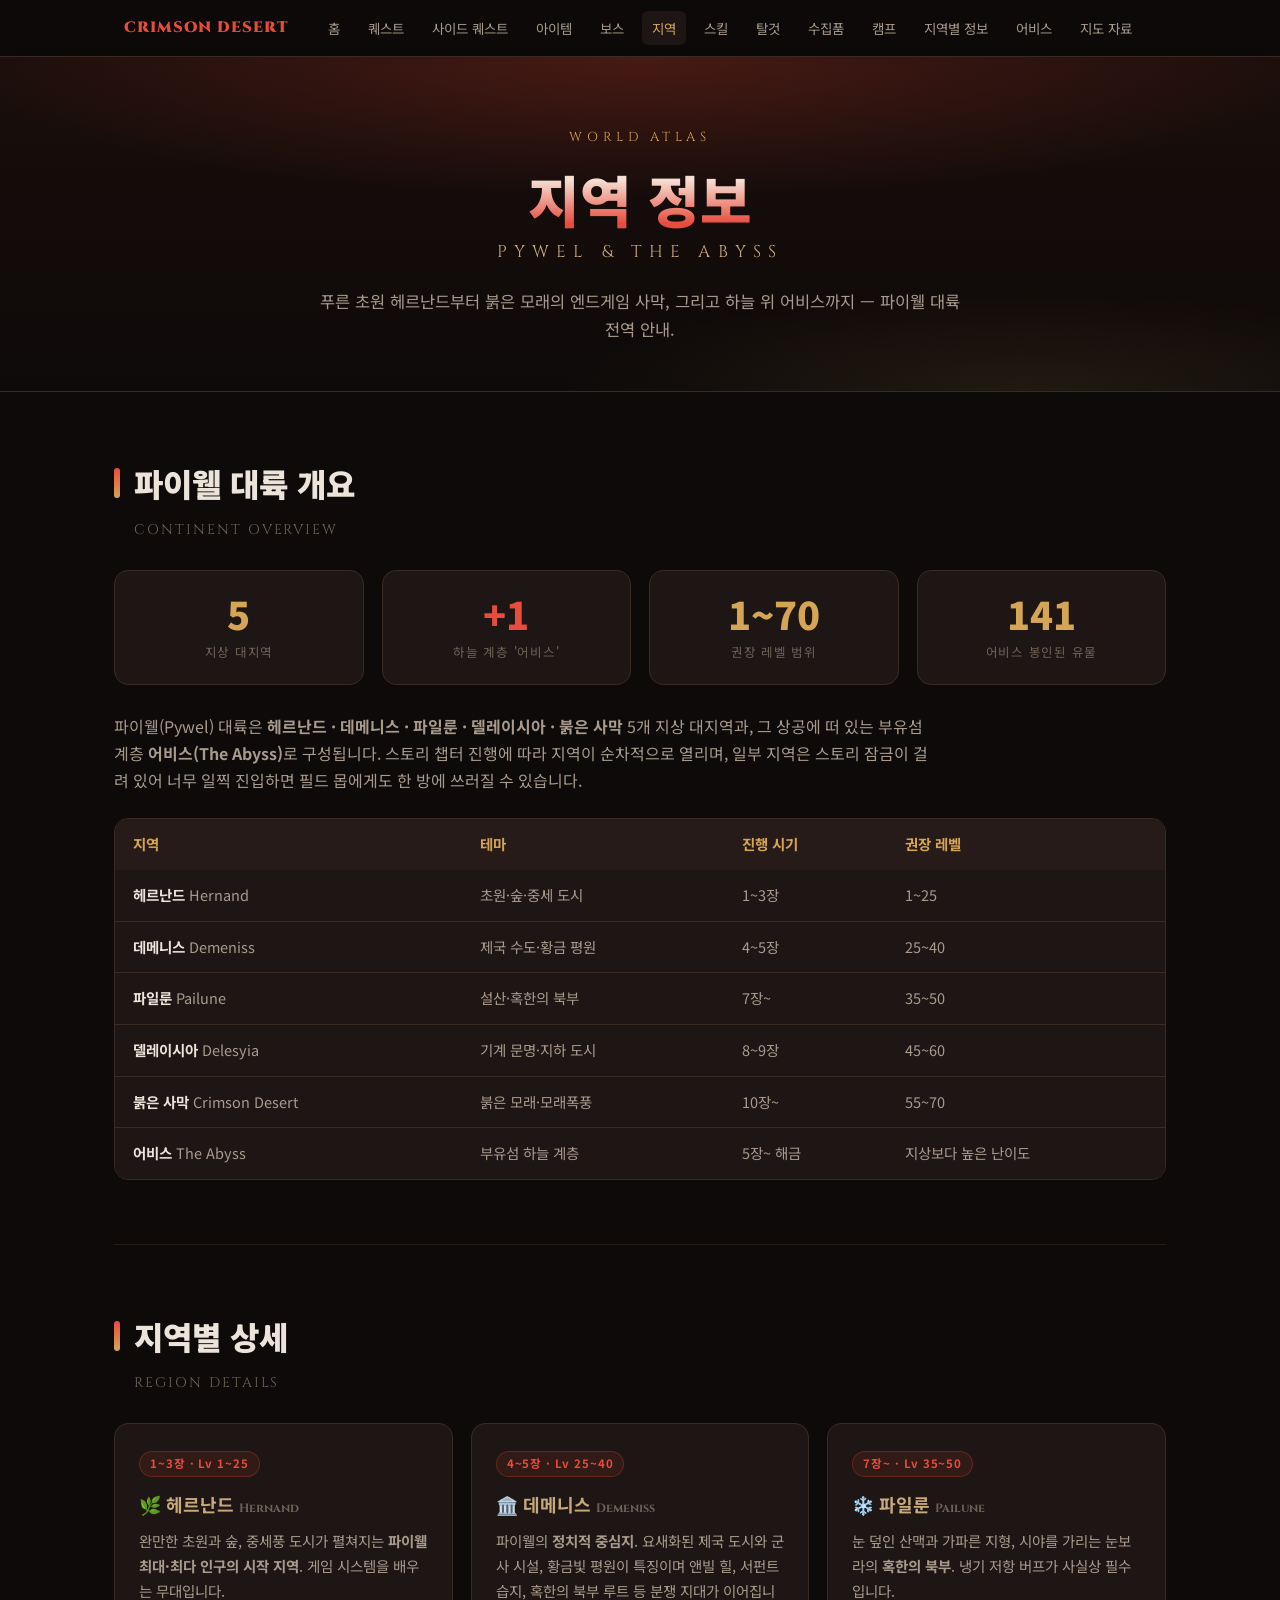
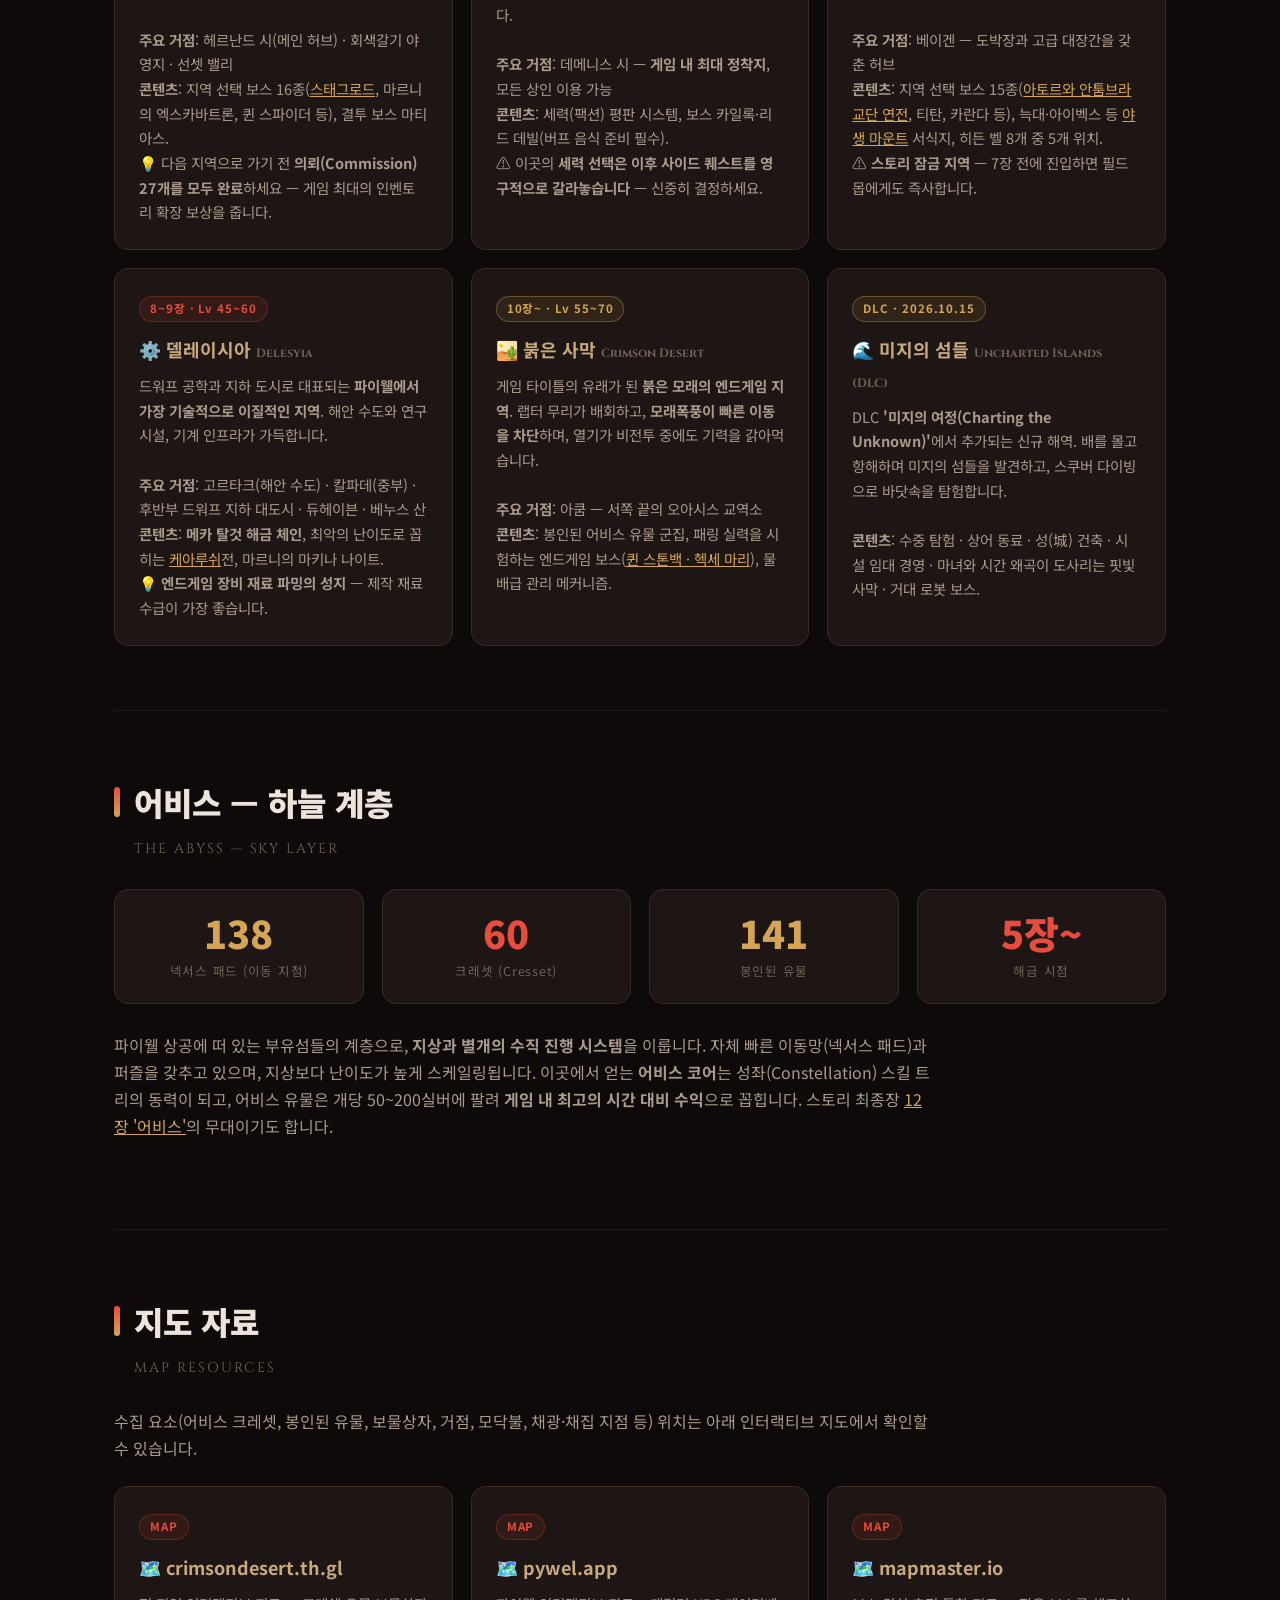
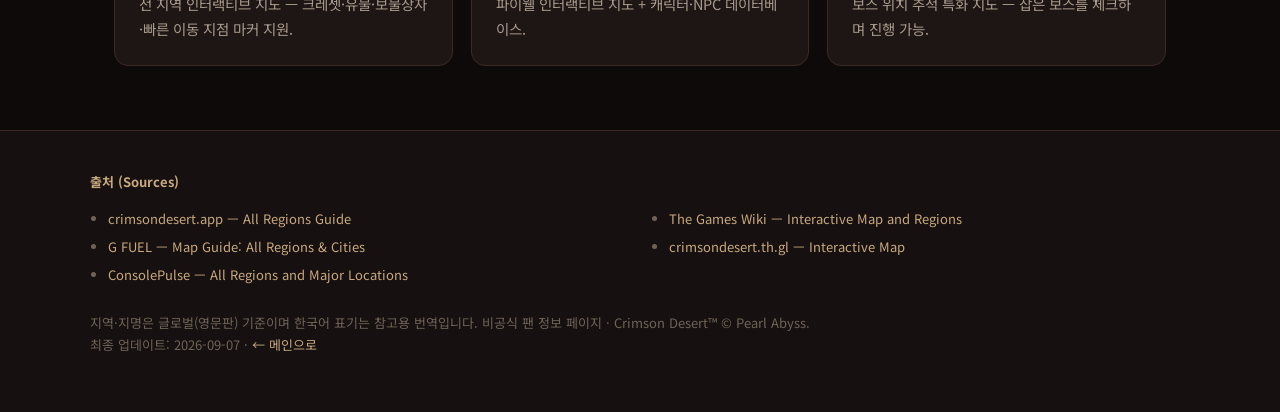
<file: regions.html>
<!DOCTYPE html>
<html lang="ko">
<head>
<meta charset="UTF-8">
<meta name="viewport" content="width=device-width, initial-scale=1.0">
<title>지역 정보 — 붉은 사막</title>
<meta name="description" content="붉은 사막(Crimson Desert) 지역 데이터베이스 — 파이웰 대륙 5대 지역과 어비스, 도시·레벨·콘텐츠 정리">
<link rel="preconnect" href="https://fonts.googleapis.com">
<link rel="preconnect" href="https://fonts.gstatic.com" crossorigin>
<link href="https://fonts.googleapis.com/css2?family=Noto+Sans+KR:wght@300;400;500;700;900&family=Cinzel:wght@600;800&display=swap" rel="stylesheet">
<link rel="stylesheet" href="assets/style.css">
</head>
<body>

<nav>
  <div class="nav-inner">
    <a class="nav-logo en" href="index.html">CRIMSON DESERT</a>
    <a href="index.html">홈</a>
    <a href="quests.html">퀘스트</a>
    <a href="sidequests.html">사이드 퀘스트</a>
    <a href="items.html">아이템</a>
    <a href="bosses.html">보스</a>
    <a href="regions.html" class="active">지역</a>
    <a href="skills.html">스킬</a>
    <a href="mounts.html">탈것</a>
    <a href="collectibles.html">수집품</a>
    <a href="camp.html">캠프</a>
    <a href="#regions-list">지역별 정보</a>
    <a href="#abyss">어비스</a>
    <a href="#maps">지도 자료</a>
  </div>
</nav>

<header class="page-hero">
  <span class="hero-kicker en">World Atlas</span>
  <h1>지역 정보</h1>
  <div class="hero-en en">PYWEL &amp; THE ABYSS</div>
  <p class="hero-desc">푸른 초원 헤르난드부터 붉은 모래의 엔드게임 사막, 그리고 하늘 위 어비스까지 — 파이웰 대륙 전역 안내.</p>
</header>

<main>

<section id="world-overview">
  <h2>파이웰 대륙 개요</h2>
  <div class="sub en">Continent Overview</div>
  <div class="scores">
    <div class="score"><div class="num">5</div><div class="lbl">지상 대지역</div></div>
    <div class="score"><div class="num red">+1</div><div class="lbl">하늘 계층 '어비스'</div></div>
    <div class="score"><div class="num">1~70</div><div class="lbl">권장 레벨 범위</div></div>
    <div class="score"><div class="num">141</div><div class="lbl">어비스 봉인된 유물</div></div>
  </div>
  <p class="lead">
    파이웰(Pywel) 대륙은 <strong>헤르난드 · 데메니스 · 파일룬 · 델레이시아 · 붉은 사막</strong> 5개 지상 대지역과,
    그 상공에 떠 있는 부유섬 계층 <strong>어비스(The Abyss)</strong>로 구성됩니다.
    스토리 챕터 진행에 따라 지역이 순차적으로 열리며, 일부 지역은 스토리 잠금이 걸려 있어
    너무 일찍 진입하면 필드 몹에게도 한 방에 쓰러질 수 있습니다.
  </p>
  <div class="tbl-wrap">
    <table>
      <thead>
        <tr><th>지역</th><th>테마</th><th>진행 시기</th><th>권장 레벨</th></tr>
      </thead>
      <tbody>
        <tr><td><strong>헤르난드</strong> Hernand</td><td>초원·숲·중세 도시</td><td>1~3장</td><td>1~25</td></tr>
        <tr><td><strong>데메니스</strong> Demeniss</td><td>제국 수도·황금 평원</td><td>4~5장</td><td>25~40</td></tr>
        <tr><td><strong>파일룬</strong> Pailune</td><td>설산·혹한의 북부</td><td>7장~</td><td>35~50</td></tr>
        <tr><td><strong>델레이시아</strong> Delesyia</td><td>기계 문명·지하 도시</td><td>8~9장</td><td>45~60</td></tr>
        <tr><td><strong>붉은 사막</strong> Crimson Desert</td><td>붉은 모래·모래폭풍</td><td>10장~</td><td>55~70</td></tr>
        <tr><td><strong>어비스</strong> The Abyss</td><td>부유섬 하늘 계층</td><td>5장~ 해금</td><td>지상보다 높은 난이도</td></tr>
      </tbody>
    </table>
  </div>
</section>

<section id="regions-list">
  <h2>지역별 상세</h2>
  <div class="sub en">Region Details</div>

  <div class="grid c2">
    <div class="card">
      <span class="tag">1~3장 · Lv 1~25</span>
      <h3>🌿 헤르난드 <span class="en" style="font-size:12px;color:var(--text-faint)">Hernand</span></h3>
      <p>
        완만한 초원과 숲, 중세풍 도시가 펼쳐지는 <strong>파이웰 최대·최다 인구의 시작 지역</strong>.
        게임 시스템을 배우는 무대입니다.<br><br>
        <strong>주요 거점</strong>: 헤르난드 시(메인 허브) · 회색갈기 야영지 · 선셋 밸리<br>
        <strong>콘텐츠</strong>: 지역 선택 보스 16종(<a href="bosses.html#all-bosses" style="color:var(--gold)">스태그로드</a>, 마르니의 엑스카바트론, 퀸 스파이더 등), 결투 보스 마티아스.<br>
        💡 다음 지역으로 가기 전 <strong>의뢰(Commission) 27개를 모두 완료</strong>하세요 — 게임 최대의 인벤토리 확장 보상을 줍니다.
      </p>
    </div>

    <div class="card">
      <span class="tag">4~5장 · Lv 25~40</span>
      <h3>🏛️ 데메니스 <span class="en" style="font-size:12px;color:var(--text-faint)">Demeniss</span></h3>
      <p>
        파이웰의 <strong>정치적 중심지</strong>. 요새화된 제국 도시와 군사 시설, 황금빛 평원이 특징이며
        앤빌 힐, 서펀트 습지, 혹한의 북부 루트 등 분쟁 지대가 이어집니다.<br><br>
        <strong>주요 거점</strong>: 데메니스 시 — <strong>게임 내 최대 정착지</strong>, 모든 상인 이용 가능<br>
        <strong>콘텐츠</strong>: 세력(팩션) 평판 시스템, 보스 카일록·리드 데빌(버프 음식 준비 필수).<br>
        ⚠️ 이곳의 <strong>세력 선택은 이후 사이드 퀘스트를 영구적으로 갈라놓습니다</strong> — 신중히 결정하세요.
      </p>
    </div>

    <div class="card">
      <span class="tag">7장~ · Lv 35~50</span>
      <h3>❄️ 파일룬 <span class="en" style="font-size:12px;color:var(--text-faint)">Pailune</span></h3>
      <p>
        눈 덮인 산맥과 가파른 지형, 시야를 가리는 눈보라의 <strong>혹한의 북부</strong>.
        냉기 저항 버프가 사실상 필수입니다.<br><br>
        <strong>주요 거점</strong>: 베이겐 — 도박장과 고급 대장간을 갖춘 허브<br>
        <strong>콘텐츠</strong>: 지역 선택 보스 15종(<a href="bosses.html#world-bosses" style="color:var(--gold)">아토르와 안툼브라 교단 연전</a>, 티탄, 카란다 등), 늑대·아이벡스 등 <a href="mounts.html#beasts" style="color:var(--gold)">야생 마운트</a> 서식지, 히든 벨 8개 중 5개 위치.<br>
        ⚠️ <strong>스토리 잠금 지역</strong> — 7장 전에 진입하면 필드 몹에게도 즉사합니다.
      </p>
    </div>

    <div class="card">
      <span class="tag">8~9장 · Lv 45~60</span>
      <h3>⚙️ 델레이시아 <span class="en" style="font-size:12px;color:var(--text-faint)">Delesyia</span></h3>
      <p>
        드워프 공학과 지하 도시로 대표되는 <strong>파이웰에서 가장 기술적으로 이질적인 지역</strong>.
        해안 수도와 연구 시설, 기계 인프라가 가득합니다.<br><br>
        <strong>주요 거점</strong>: 고르타크(해안 수도) · 칼파데(중부) · 후반부 드워프 지하 대도시 · 듀헤이븐 · 베누스 산<br>
        <strong>콘텐츠</strong>: <strong>메카 탈것 해금 체인</strong>, 최악의 난이도로 꼽히는 <a href="bosses.html#story-bosses" style="color:var(--gold)">케아루쉬</a>전, 마르니의 마키나 나이트.<br>
        💡 <strong>엔드게임 장비 재료 파밍의 성지</strong> — 제작 재료 수급이 가장 좋습니다.
      </p>
    </div>

    <div class="card">
      <span class="tag gold">10장~ · Lv 55~70</span>
      <h3>🏜️ 붉은 사막 <span class="en" style="font-size:12px;color:var(--text-faint)">Crimson Desert</span></h3>
      <p>
        게임 타이틀의 유래가 된 <strong>붉은 모래의 엔드게임 지역</strong>. 랩터 무리가 배회하고,
        <strong>모래폭풍이 빠른 이동을 차단</strong>하며, 열기가 비전투 중에도 기력을 갉아먹습니다.<br><br>
        <strong>주요 거점</strong>: 아쿰 — 서쪽 끝의 오아시스 교역소<br>
        <strong>콘텐츠</strong>: 봉인된 어비스 유물 군집, 패링 실력을 시험하는 엔드게임 보스(<a href="bosses.html#world-bosses" style="color:var(--gold)">퀸 스톤백 · 헥세 마리</a>), 물 배급 관리 메커니즘.
      </p>
    </div>

    <div class="card">
      <span class="tag gold">DLC · 2026.10.15</span>
      <h3>🌊 미지의 섬들 <span class="en" style="font-size:12px;color:var(--text-faint)">Uncharted Islands (DLC)</span></h3>
      <p>
        DLC <strong>'미지의 여정(Charting the Unknown)'</strong>에서 추가되는 신규 해역.
        배를 몰고 항해하며 미지의 섬들을 발견하고, 스쿠버 다이빙으로 바닷속을 탐험합니다.<br><br>
        <strong>콘텐츠</strong>: 수중 탐험 · 상어 동료 · 성(城) 건축 · 시설 임대 경영 · 마녀와 시간 왜곡이 도사리는 핏빛 사막 · 거대 로봇 보스.
      </p>
    </div>
  </div>
</section>

<section id="abyss">
  <h2>어비스 — 하늘 계층</h2>
  <div class="sub en">The Abyss — Sky Layer</div>
  <div class="scores">
    <div class="score"><div class="num">138</div><div class="lbl">넥서스 패드 (이동 지점)</div></div>
    <div class="score"><div class="num red">60</div><div class="lbl">크레셋 (Cresset)</div></div>
    <div class="score"><div class="num">141</div><div class="lbl">봉인된 유물</div></div>
    <div class="score"><div class="num red">5장~</div><div class="lbl">해금 시점</div></div>
  </div>
  <p class="lead">
    파이웰 상공에 떠 있는 부유섬들의 계층으로, <strong>지상과 별개의 수직 진행 시스템</strong>을 이룹니다.
    자체 빠른 이동망(넥서스 패드)과 퍼즐을 갖추고 있으며, 지상보다 난이도가 높게 스케일링됩니다.
    이곳에서 얻는 <strong>어비스 코어</strong>는 성좌(Constellation) 스킬 트리의 동력이 되고,
    어비스 유물은 개당 50~200실버에 팔려 <strong>게임 내 최고의 시간 대비 수익</strong>으로 꼽힙니다.
    스토리 최종장 <a href="quests.html" style="color:var(--gold)">12장 '어비스'</a>의 무대이기도 합니다.
  </p>
</section>

<section id="maps">
  <h2>지도 자료</h2>
  <div class="sub en">Map Resources</div>
  <p class="lead">수집 요소(어비스 크레셋, 봉인된 유물, 보물상자, 거점, 모닥불, 채광·채집 지점 등) 위치는 아래 인터랙티브 지도에서 확인할 수 있습니다.</p>
  <div class="grid c3">
    <a class="card" href="https://crimsondesert.th.gl/" target="_blank" rel="noopener">
      <span class="tag">MAP</span>
      <h3>🗺️ crimsondesert.th.gl</h3>
      <p>전 지역 인터랙티브 지도 — 크레셋·유물·보물상자·빠른 이동 지점 마커 지원.</p>
    </a>
    <a class="card" href="https://www.pywel.app/en/map/" target="_blank" rel="noopener">
      <span class="tag">MAP</span>
      <h3>🗺️ pywel.app</h3>
      <p>파이웰 인터랙티브 지도 + 캐릭터·NPC 데이터베이스.</p>
    </a>
    <a class="card" href="https://mapmaster.io/games/crimson-desert/guides/Boss" target="_blank" rel="noopener">
      <span class="tag">MAP</span>
      <h3>🗺️ mapmaster.io</h3>
      <p>보스 위치 추적 특화 지도 — 잡은 보스를 체크하며 진행 가능.</p>
    </a>
  </div>
</section>

</main>

<footer>
  <div class="foot-inner">
    <strong style="color:var(--sand)">출처 (Sources)</strong>
    <ul class="src-list">
      <li><a href="https://crimsondesert.app/en/guides/all-regions" target="_blank" rel="noopener">crimsondesert.app — All Regions Guide</a></li>
      <li><a href="https://gfuel.com/blogs/news/crimson-desert-map-full-region-map-cities-and-more" target="_blank" rel="noopener">G FUEL — Map Guide: All Regions &amp; Cities</a></li>
      <li><a href="https://consolepulse.com/multiplatform/crimson-desert/guides/crimson-desert-locations-guide" target="_blank" rel="noopener">ConsolePulse — All Regions and Major Locations</a></li>
      <li><a href="https://thegameswiki.com/crimson-desert/wiki/interactive-map-and-regions" target="_blank" rel="noopener">The Games Wiki — Interactive Map and Regions</a></li>
      <li><a href="https://crimsondesert.th.gl/" target="_blank" rel="noopener">crimsondesert.th.gl — Interactive Map</a></li>
    </ul>
    <p>지역·지명은 글로벌(영문판) 기준이며 한국어 표기는 참고용 번역입니다. 비공식 팬 정보 페이지 · Crimson Desert™ © Pearl Abyss.<br>
    최종 업데이트: 2026-09-07 · <a href="index.html">← 메인으로</a></p>
  </div>
</footer>

</body>
</html>
</file>
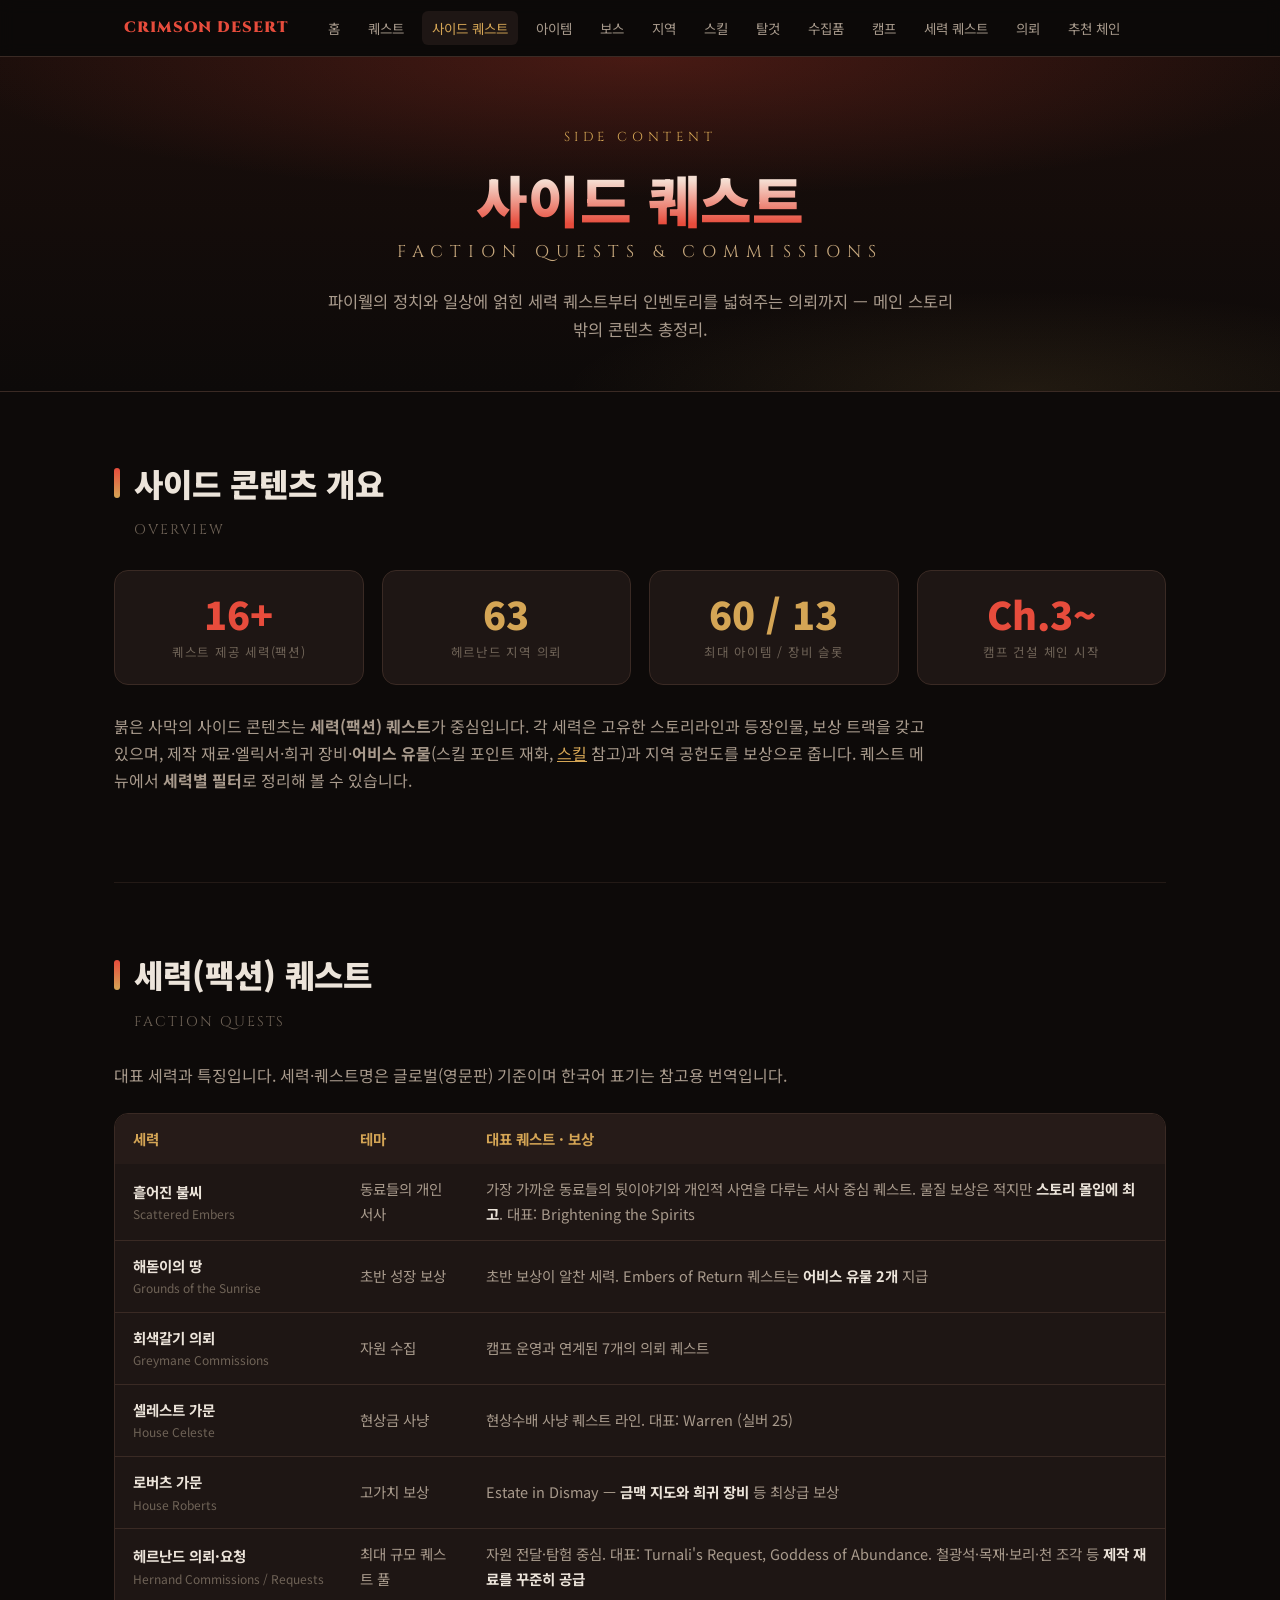
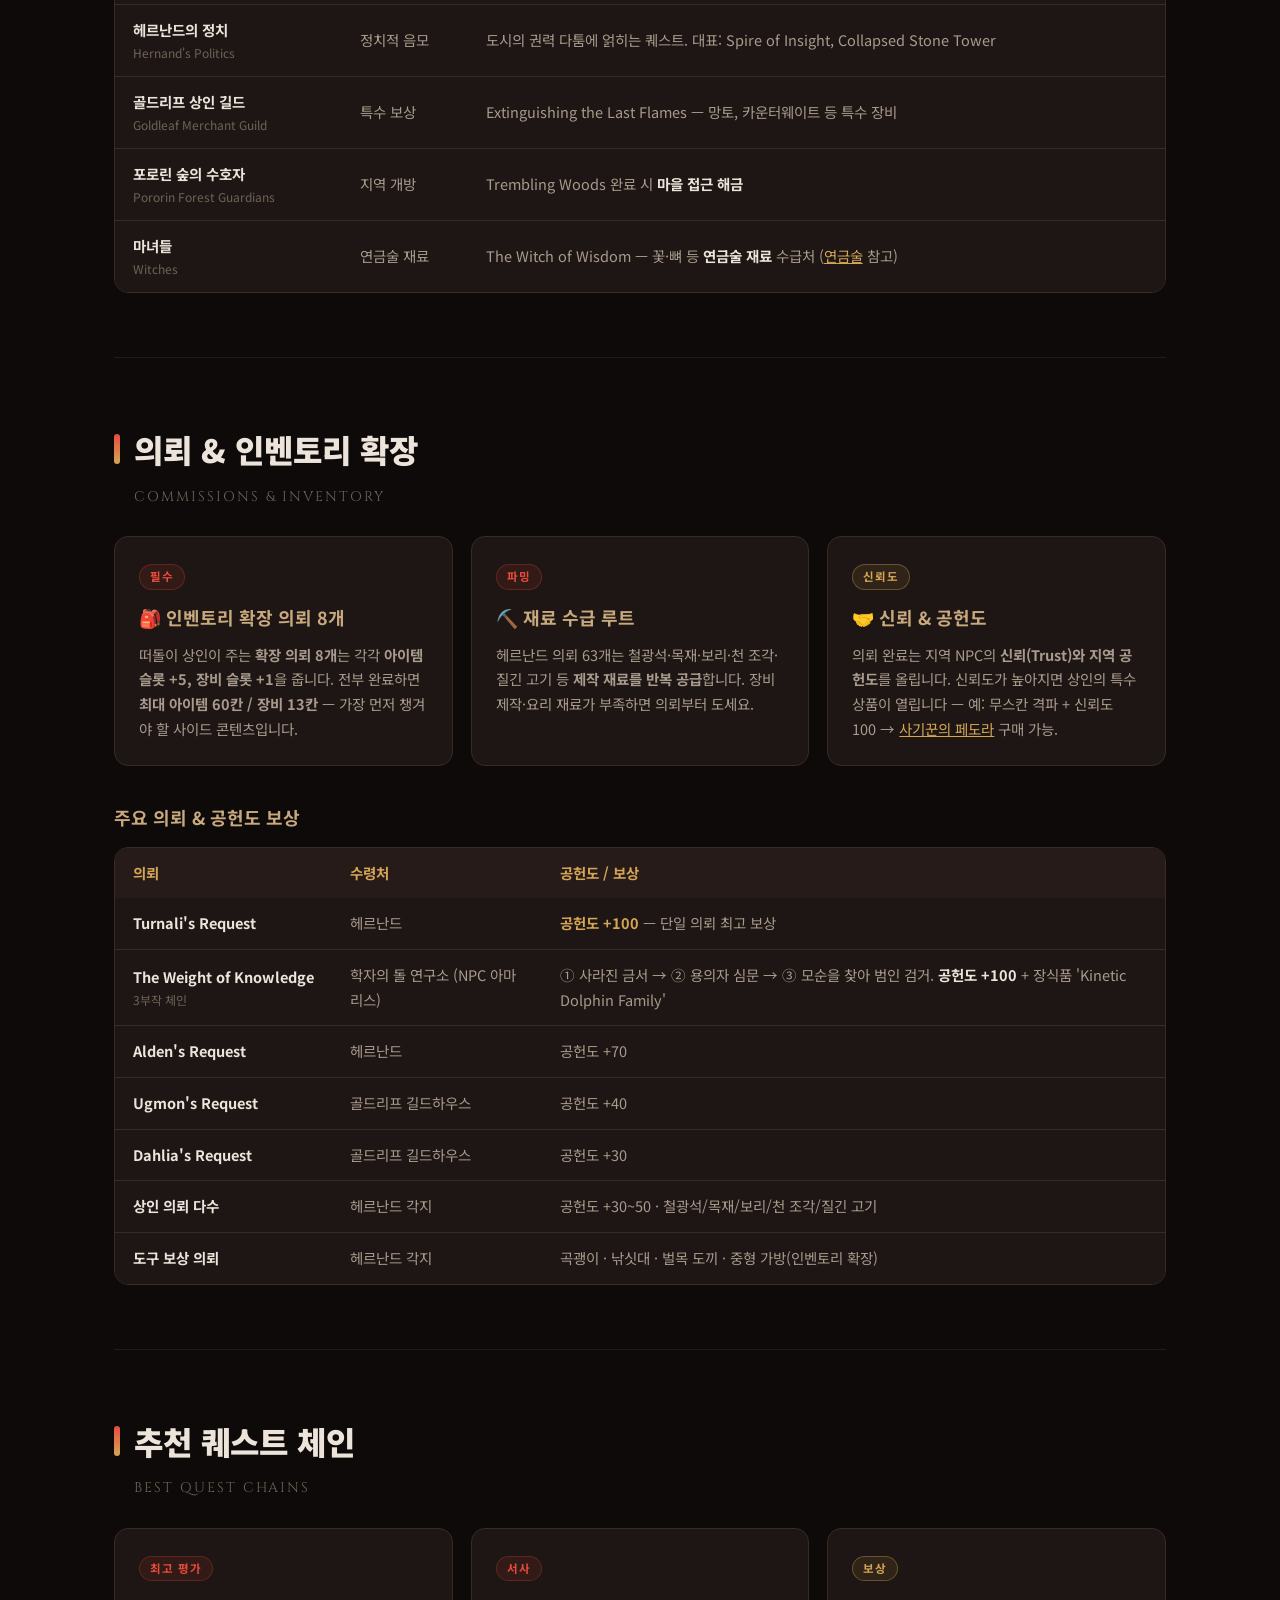
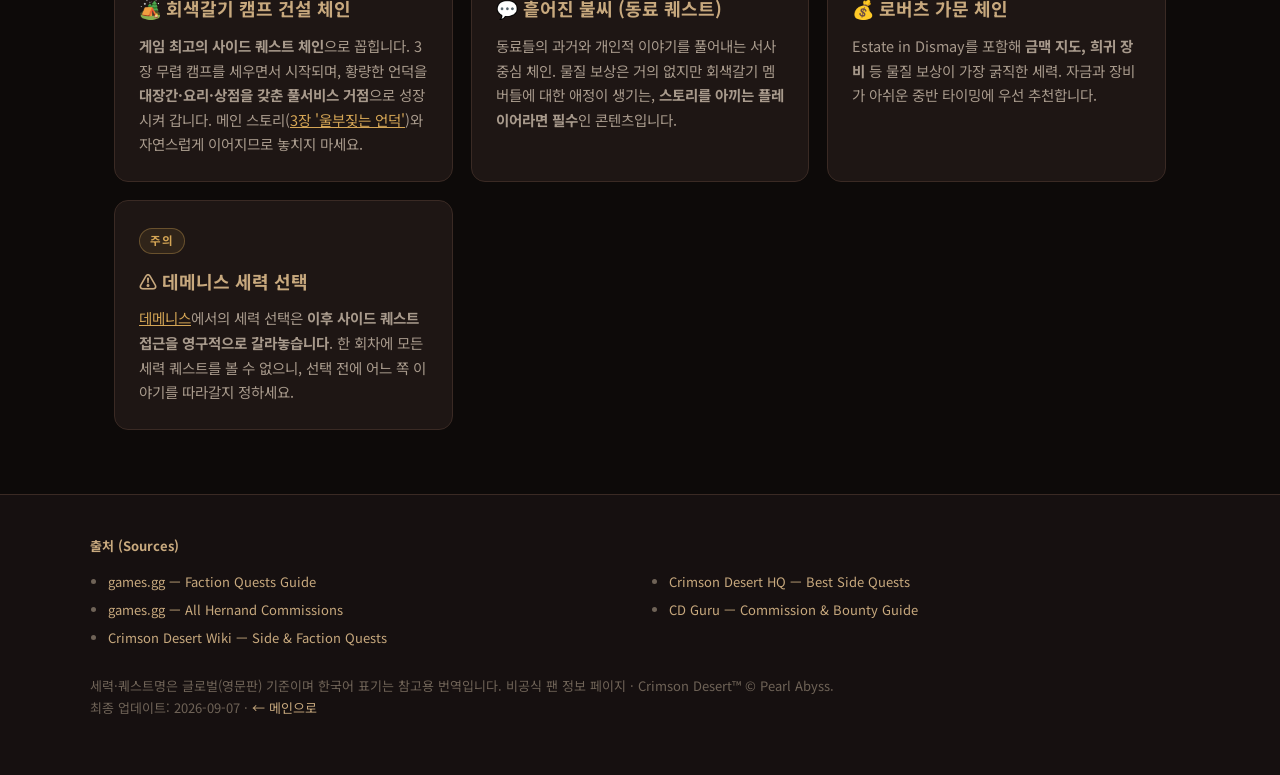
<file: sidequests.html>
<!DOCTYPE html>
<html lang="ko">
<head>
<meta charset="UTF-8">
<meta name="viewport" content="width=device-width, initial-scale=1.0">
<title>사이드 퀘스트 — 붉은 사막</title>
<meta name="description" content="붉은 사막(Crimson Desert) 사이드 퀘스트 데이터베이스 — 세력 퀘스트, 의뢰(커미션), 인벤토리 확장, 추천 퀘스트 체인">
<link rel="preconnect" href="https://fonts.googleapis.com">
<link rel="preconnect" href="https://fonts.gstatic.com" crossorigin>
<link href="https://fonts.googleapis.com/css2?family=Noto+Sans+KR:wght@300;400;500;700;900&family=Cinzel:wght@600;800&display=swap" rel="stylesheet">
<link rel="stylesheet" href="assets/style.css">
</head>
<body>

<nav>
  <div class="nav-inner">
    <a class="nav-logo en" href="index.html">CRIMSON DESERT</a>
    <a href="index.html">홈</a>
    <a href="quests.html">퀘스트</a>
    <a href="sidequests.html" class="active">사이드 퀘스트</a>
    <a href="items.html">아이템</a>
    <a href="bosses.html">보스</a>
    <a href="regions.html">지역</a>
    <a href="skills.html">스킬</a>
    <a href="mounts.html">탈것</a>
    <a href="collectibles.html">수집품</a>
    <a href="camp.html">캠프</a>
    <a href="#factions">세력 퀘스트</a>
    <a href="#commissions">의뢰</a>
    <a href="#best">추천 체인</a>
  </div>
</nav>

<header class="page-hero">
  <span class="hero-kicker en">Side Content</span>
  <h1>사이드 퀘스트</h1>
  <div class="hero-en en">FACTION QUESTS &amp; COMMISSIONS</div>
  <p class="hero-desc">파이웰의 정치와 일상에 얽힌 세력 퀘스트부터 인벤토리를 넓혀주는 의뢰까지 — 메인 스토리 밖의 콘텐츠 총정리.</p>
</header>

<main>

<section id="side-overview">
  <h2>사이드 콘텐츠 개요</h2>
  <div class="sub en">Overview</div>
  <div class="scores">
    <div class="score"><div class="num red">16+</div><div class="lbl">퀘스트 제공 세력(팩션)</div></div>
    <div class="score"><div class="num">63</div><div class="lbl">헤르난드 지역 의뢰</div></div>
    <div class="score"><div class="num">60 / 13</div><div class="lbl">최대 아이템 / 장비 슬롯</div></div>
    <div class="score"><div class="num red">Ch.3~</div><div class="lbl">캠프 건설 체인 시작</div></div>
  </div>
  <p class="lead">
    붉은 사막의 사이드 콘텐츠는 <strong>세력(팩션) 퀘스트</strong>가 중심입니다. 각 세력은 고유한 스토리라인과
    등장인물, 보상 트랙을 갖고 있으며, 제작 재료·엘릭서·희귀 장비·<strong>어비스 유물</strong>(스킬 포인트 재화,
    <a href="skills.html" style="color:var(--gold)">스킬</a> 참고)과 지역 공헌도를 보상으로 줍니다.
    퀘스트 메뉴에서 <strong>세력별 필터</strong>로 정리해 볼 수 있습니다.
  </p>
</section>

<section id="factions">
  <h2>세력(팩션) 퀘스트</h2>
  <div class="sub en">Faction Quests</div>
  <p class="lead">대표 세력과 특징입니다. 세력·퀘스트명은 글로벌(영문판) 기준이며 한국어 표기는 참고용 번역입니다.</p>
  <div class="tbl-wrap">
    <table class="items">
      <thead>
        <tr><th>세력</th><th>테마</th><th>대표 퀘스트 · 보상</th></tr>
      </thead>
      <tbody>
        <tr>
          <td>흩어진 불씨<span class="sub-en">Scattered Embers</span></td>
          <td>동료들의 개인 서사</td>
          <td>가장 가까운 동료들의 뒷이야기와 개인적 사연을 다루는 서사 중심 퀘스트. 물질 보상은 적지만 <strong>스토리 몰입에 최고</strong>. 대표: Brightening the Spirits</td>
        </tr>
        <tr>
          <td>해돋이의 땅<span class="sub-en">Grounds of the Sunrise</span></td>
          <td>초반 성장 보상</td>
          <td>초반 보상이 알찬 세력. Embers of Return 퀘스트는 <strong>어비스 유물 2개</strong> 지급</td>
        </tr>
        <tr>
          <td>회색갈기 의뢰<span class="sub-en">Greymane Commissions</span></td>
          <td>자원 수집</td>
          <td>캠프 운영과 연계된 7개의 의뢰 퀘스트</td>
        </tr>
        <tr>
          <td>셀레스트 가문<span class="sub-en">House Celeste</span></td>
          <td>현상금 사냥</td>
          <td>현상수배 사냥 퀘스트 라인. 대표: Warren (실버 25)</td>
        </tr>
        <tr>
          <td>로버츠 가문<span class="sub-en">House Roberts</span></td>
          <td>고가치 보상</td>
          <td>Estate in Dismay — <strong>금맥 지도와 희귀 장비</strong> 등 최상급 보상</td>
        </tr>
        <tr>
          <td>헤르난드 의뢰·요청<span class="sub-en">Hernand Commissions / Requests</span></td>
          <td>최대 규모 퀘스트 풀</td>
          <td>자원 전달·탐험 중심. 대표: Turnali's Request, Goddess of Abundance. 철광석·목재·보리·천 조각 등 <strong>제작 재료를 꾸준히 공급</strong></td>
        </tr>
        <tr>
          <td>헤르난드의 정치<span class="sub-en">Hernand's Politics</span></td>
          <td>정치적 음모</td>
          <td>도시의 권력 다툼에 얽히는 퀘스트. 대표: Spire of Insight, Collapsed Stone Tower</td>
        </tr>
        <tr>
          <td>골드리프 상인 길드<span class="sub-en">Goldleaf Merchant Guild</span></td>
          <td>특수 보상</td>
          <td>Extinguishing the Last Flames — 망토, 카운터웨이트 등 특수 장비</td>
        </tr>
        <tr>
          <td>포로린 숲의 수호자<span class="sub-en">Pororin Forest Guardians</span></td>
          <td>지역 개방</td>
          <td>Trembling Woods 완료 시 <strong>마을 접근 해금</strong></td>
        </tr>
        <tr>
          <td>마녀들<span class="sub-en">Witches</span></td>
          <td>연금술 재료</td>
          <td>The Witch of Wisdom — 꽃·뼈 등 <strong>연금술 재료</strong> 수급처 (<a href="items.html#consumables" style="color:var(--gold)">연금술</a> 참고)</td>
        </tr>
      </tbody>
    </table>
  </div>
</section>

<section id="commissions">
  <h2>의뢰 &amp; 인벤토리 확장</h2>
  <div class="sub en">Commissions &amp; Inventory</div>
  <div class="grid c3">
    <div class="card">
      <span class="tag">필수</span>
      <h3>🎒 인벤토리 확장 의뢰 8개</h3>
      <p>떠돌이 상인이 주는 <strong>확장 의뢰 8개</strong>는 각각 <strong>아이템 슬롯 +5, 장비 슬롯 +1</strong>을 줍니다.
      전부 완료하면 <strong>최대 아이템 60칸 / 장비 13칸</strong> — 가장 먼저 챙겨야 할 사이드 콘텐츠입니다.</p>
    </div>
    <div class="card">
      <span class="tag">파밍</span>
      <h3>⛏️ 재료 수급 루트</h3>
      <p>헤르난드 의뢰 63개는 철광석·목재·보리·천 조각·질긴 고기 등 <strong>제작 재료를 반복 공급</strong>합니다.
      장비 제작·요리 재료가 부족하면 의뢰부터 도세요.</p>
    </div>
    <div class="card">
      <span class="tag gold">신뢰도</span>
      <h3>🤝 신뢰 &amp; 공헌도</h3>
      <p>의뢰 완료는 지역 NPC의 <strong>신뢰(Trust)와 지역 공헌도</strong>를 올립니다. 신뢰도가 높아지면 상인의 특수 상품이 열립니다
      — 예: 무스칸 격파 + 신뢰도 100 → <a href="items.html#armor" style="color:var(--gold)">사기꾼의 페도라</a> 구매 가능.</p>
    </div>
  </div>

  <h3 style="margin-top:36px">주요 의뢰 &amp; 공헌도 보상</h3>
  <div class="tbl-wrap" style="margin-top:14px">
    <table class="items">
      <thead><tr><th>의뢰</th><th>수령처</th><th>공헌도 / 보상</th></tr></thead>
      <tbody>
        <tr>
          <td>Turnali's Request</td>
          <td>헤르난드</td>
          <td><strong style="color:var(--gold)">공헌도 +100</strong> — 단일 의뢰 최고 보상</td>
        </tr>
        <tr>
          <td>The Weight of Knowledge <span class="sub-en">3부작 체인</span></td>
          <td>학자의 돌 연구소 (NPC 아마리스)</td>
          <td>① 사라진 금서 → ② 용의자 심문 → ③ 모순을 찾아 범인 검거. <strong>공헌도 +100</strong> + 장식품 'Kinetic Dolphin Family'</td>
        </tr>
        <tr>
          <td>Alden's Request</td>
          <td>헤르난드</td>
          <td>공헌도 +70</td>
        </tr>
        <tr>
          <td>Ugmon's Request</td>
          <td>골드리프 길드하우스</td>
          <td>공헌도 +40</td>
        </tr>
        <tr>
          <td>Dahlia's Request</td>
          <td>골드리프 길드하우스</td>
          <td>공헌도 +30</td>
        </tr>
        <tr>
          <td>상인 의뢰 다수</td>
          <td>헤르난드 각지</td>
          <td>공헌도 +30~50 · 철광석/목재/보리/천 조각/질긴 고기</td>
        </tr>
        <tr>
          <td>도구 보상 의뢰</td>
          <td>헤르난드 각지</td>
          <td>곡괭이 · 낚싯대 · 벌목 도끼 · 중형 가방(인벤토리 확장)</td>
        </tr>
      </tbody>
    </table>
  </div>
</section>

<section id="best">
  <h2>추천 퀘스트 체인</h2>
  <div class="sub en">Best Quest Chains</div>
  <div class="grid c2">
    <div class="card">
      <span class="tag">최고 평가</span>
      <h3>🏕️ 회색갈기 캠프 건설 체인</h3>
      <p>
        <strong>게임 최고의 사이드 퀘스트 체인</strong>으로 꼽힙니다. 3장 무렵 캠프를 세우면서 시작되며,
        황량한 언덕을 <strong>대장간·요리·상점을 갖춘 풀서비스 거점</strong>으로 성장시켜 갑니다.
        메인 스토리(<a href="quests.html" style="color:var(--gold)">3장 '울부짖는 언덕'</a>)와 자연스럽게 이어지므로 놓치지 마세요.
      </p>
    </div>
    <div class="card">
      <span class="tag">서사</span>
      <h3>💬 흩어진 불씨 (동료 퀘스트)</h3>
      <p>
        동료들의 과거와 개인적 이야기를 풀어내는 서사 중심 체인. 물질 보상은 거의 없지만
        회색갈기 멤버들에 대한 애정이 생기는, <strong>스토리를 아끼는 플레이어라면 필수</strong>인 콘텐츠입니다.
      </p>
    </div>
    <div class="card">
      <span class="tag gold">보상</span>
      <h3>💰 로버츠 가문 체인</h3>
      <p>
        Estate in Dismay를 포함해 <strong>금맥 지도, 희귀 장비</strong> 등 물질 보상이 가장 굵직한 세력.
        자금과 장비가 아쉬운 중반 타이밍에 우선 추천합니다.
      </p>
    </div>
    <div class="card">
      <span class="tag gold">주의</span>
      <h3>⚠️ 데메니스 세력 선택</h3>
      <p>
        <a href="regions.html" style="color:var(--gold)">데메니스</a>에서의 세력 선택은
        <strong>이후 사이드 퀘스트 접근을 영구적으로 갈라놓습니다</strong>.
        한 회차에 모든 세력 퀘스트를 볼 수 없으니, 선택 전에 어느 쪽 이야기를 따라갈지 정하세요.
      </p>
    </div>
  </div>
</section>

</main>

<footer>
  <div class="foot-inner">
    <strong style="color:var(--sand)">출처 (Sources)</strong>
    <ul class="src-list">
      <li><a href="https://games.gg/crimson-desert/guides/crimson-desert-faction-quests-guide/" target="_blank" rel="noopener">games.gg — Faction Quests Guide</a></li>
      <li><a href="https://games.gg/crimson-desert/guides/crimson-desert-all-hernand-commissions/" target="_blank" rel="noopener">games.gg — All Hernand Commissions</a></li>
      <li><a href="https://crimsondesertwiki.net/articles/side-quests-faction-quests-best-rewards-guide" target="_blank" rel="noopener">Crimson Desert Wiki — Side &amp; Faction Quests</a></li>
      <li><a href="https://crimsondeserthq.com/blog/best-side-quests" target="_blank" rel="noopener">Crimson Desert HQ — Best Side Quests</a></li>
      <li><a href="https://osrsguru.com/guides/crimson-desert/crimson-desert-commission-bounty-guide-2026.html" target="_blank" rel="noopener">CD Guru — Commission &amp; Bounty Guide</a></li>
    </ul>
    <p>세력·퀘스트명은 글로벌(영문판) 기준이며 한국어 표기는 참고용 번역입니다. 비공식 팬 정보 페이지 · Crimson Desert™ © Pearl Abyss.<br>
    최종 업데이트: 2026-09-07 · <a href="index.html">← 메인으로</a></p>
  </div>
</footer>

</body>
</html>
</file>
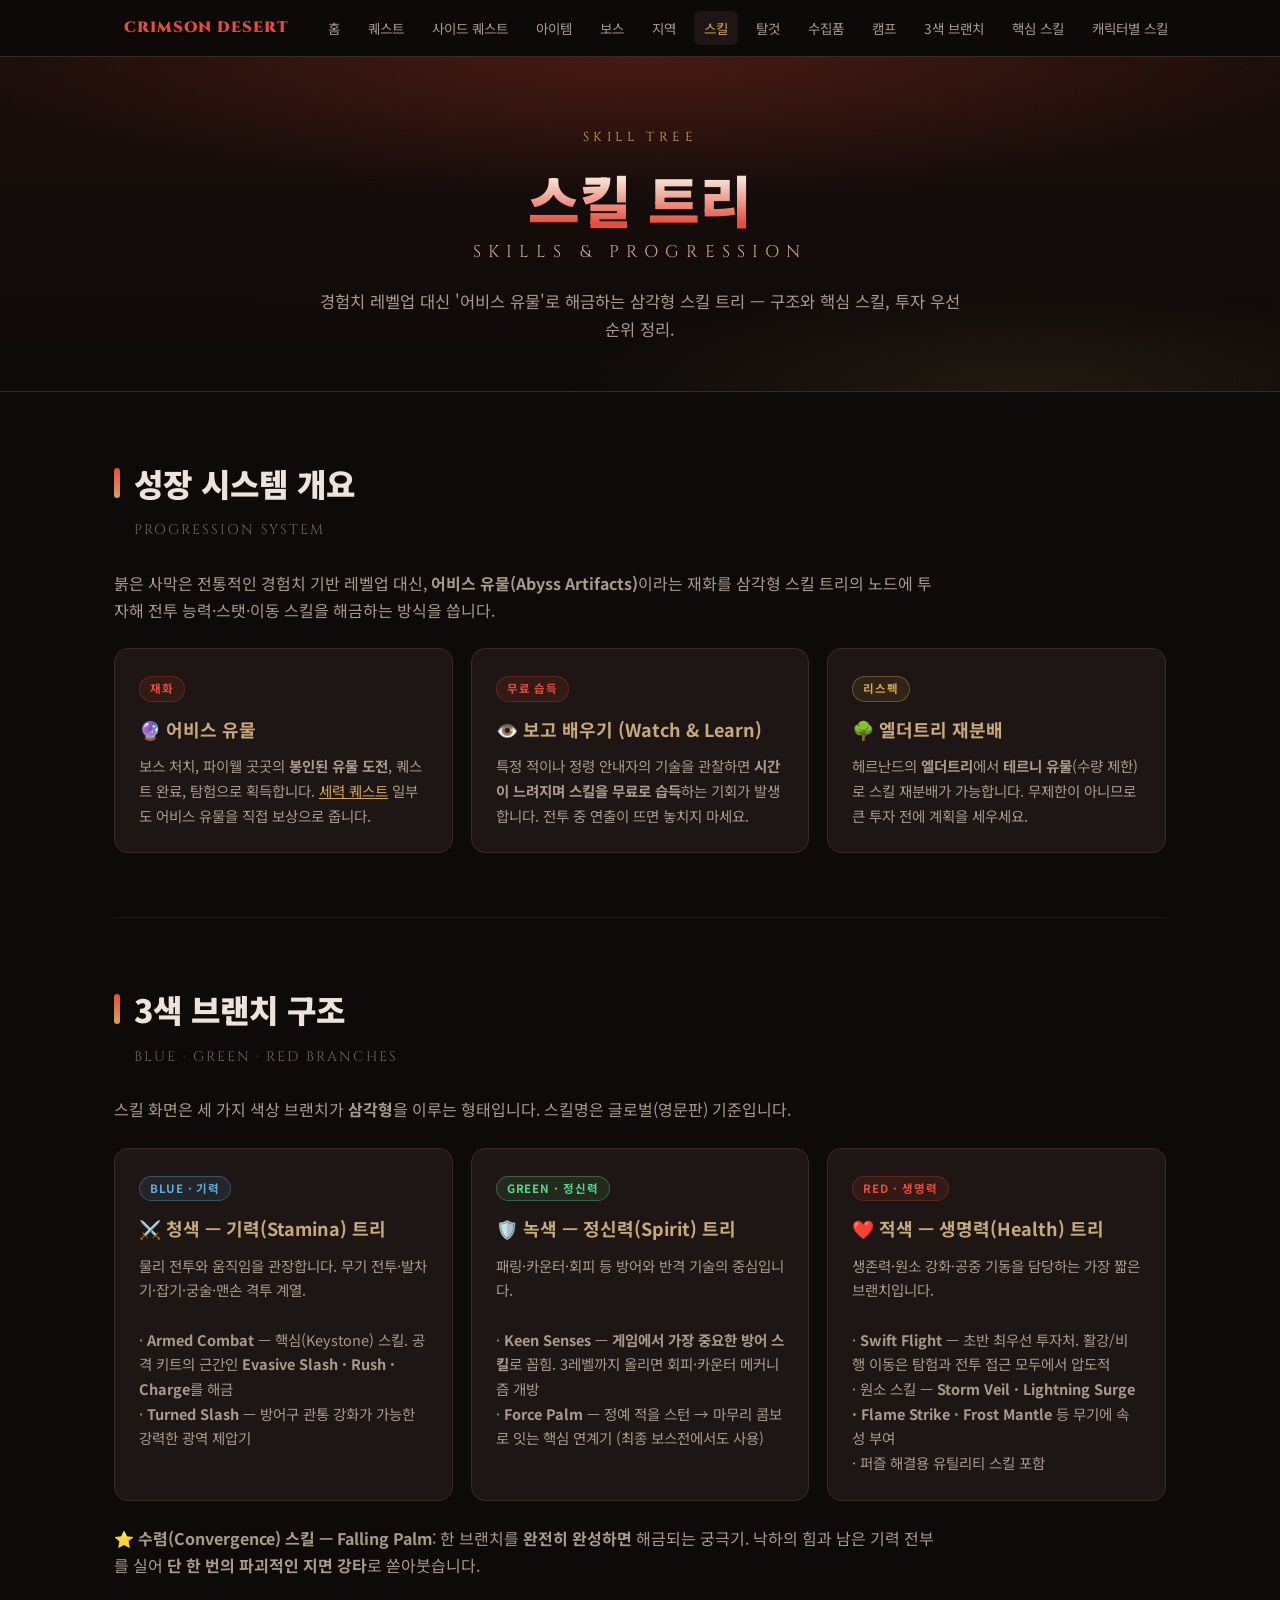
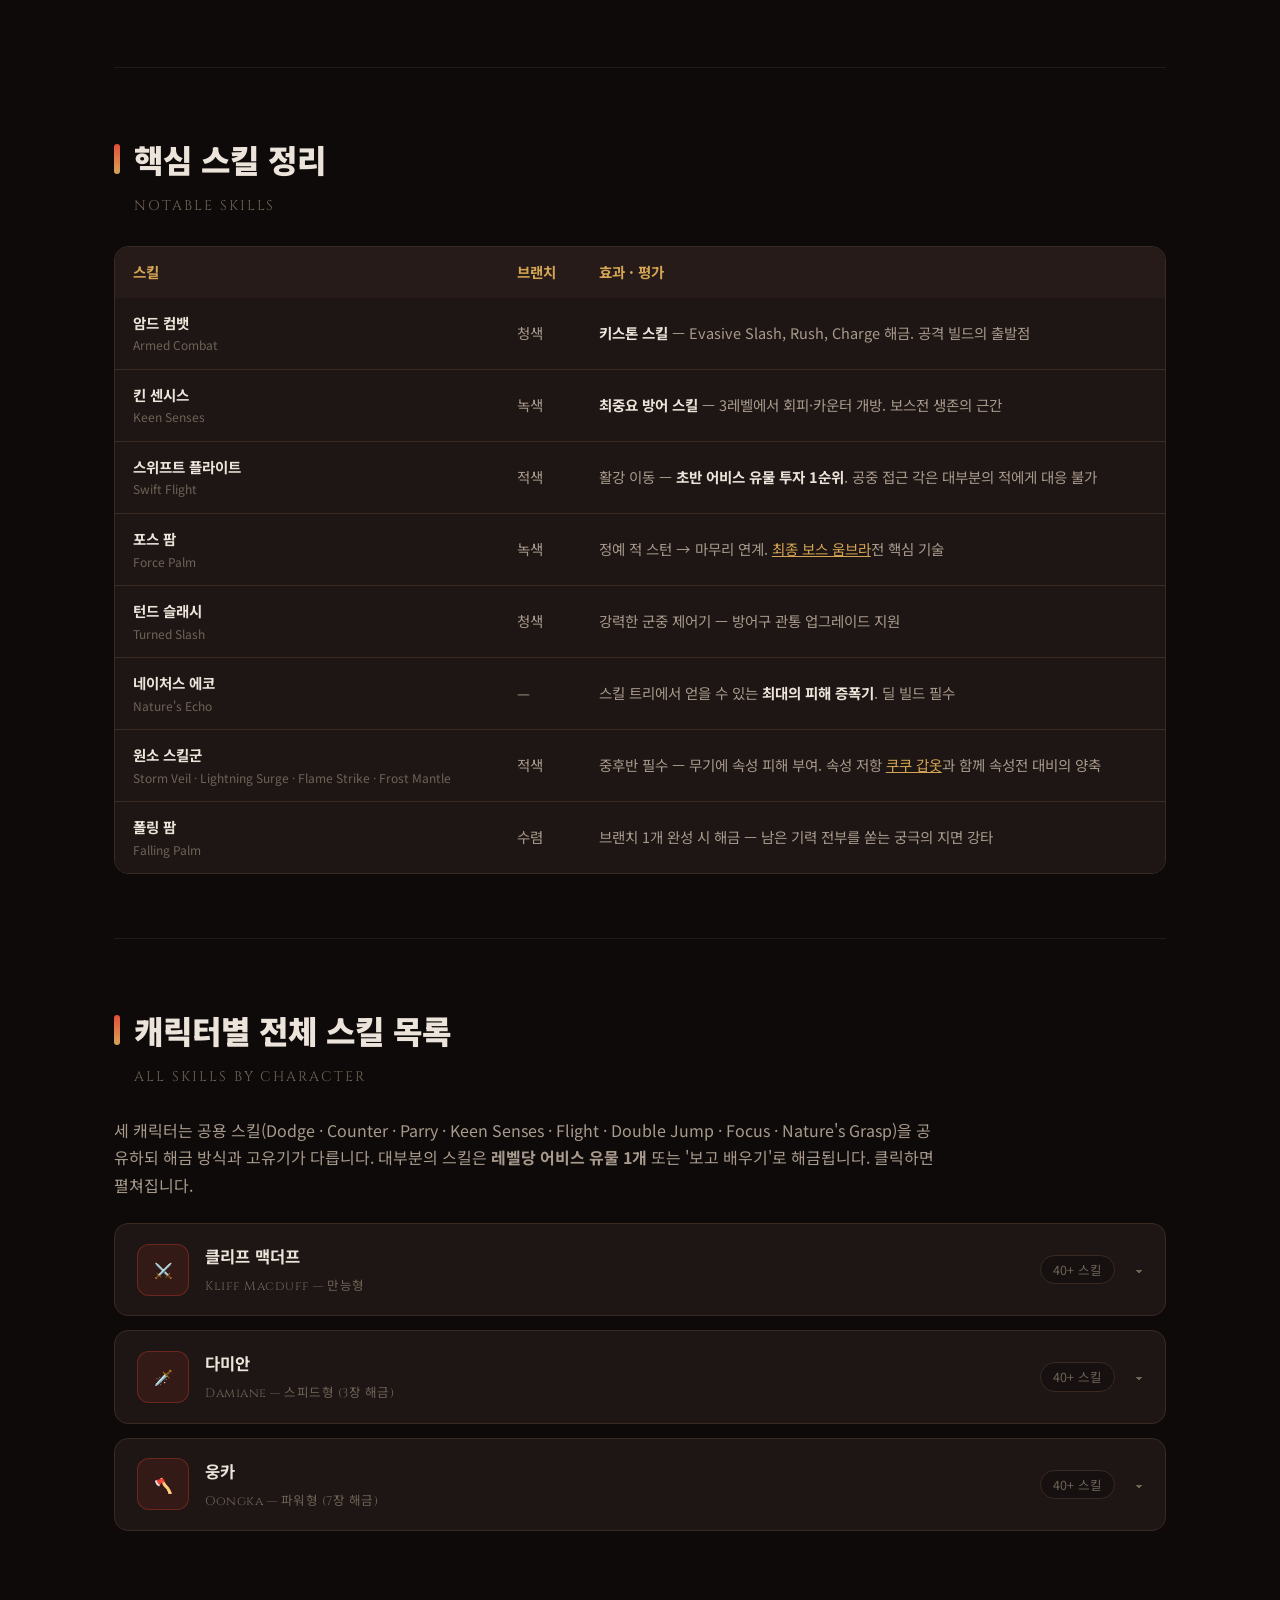
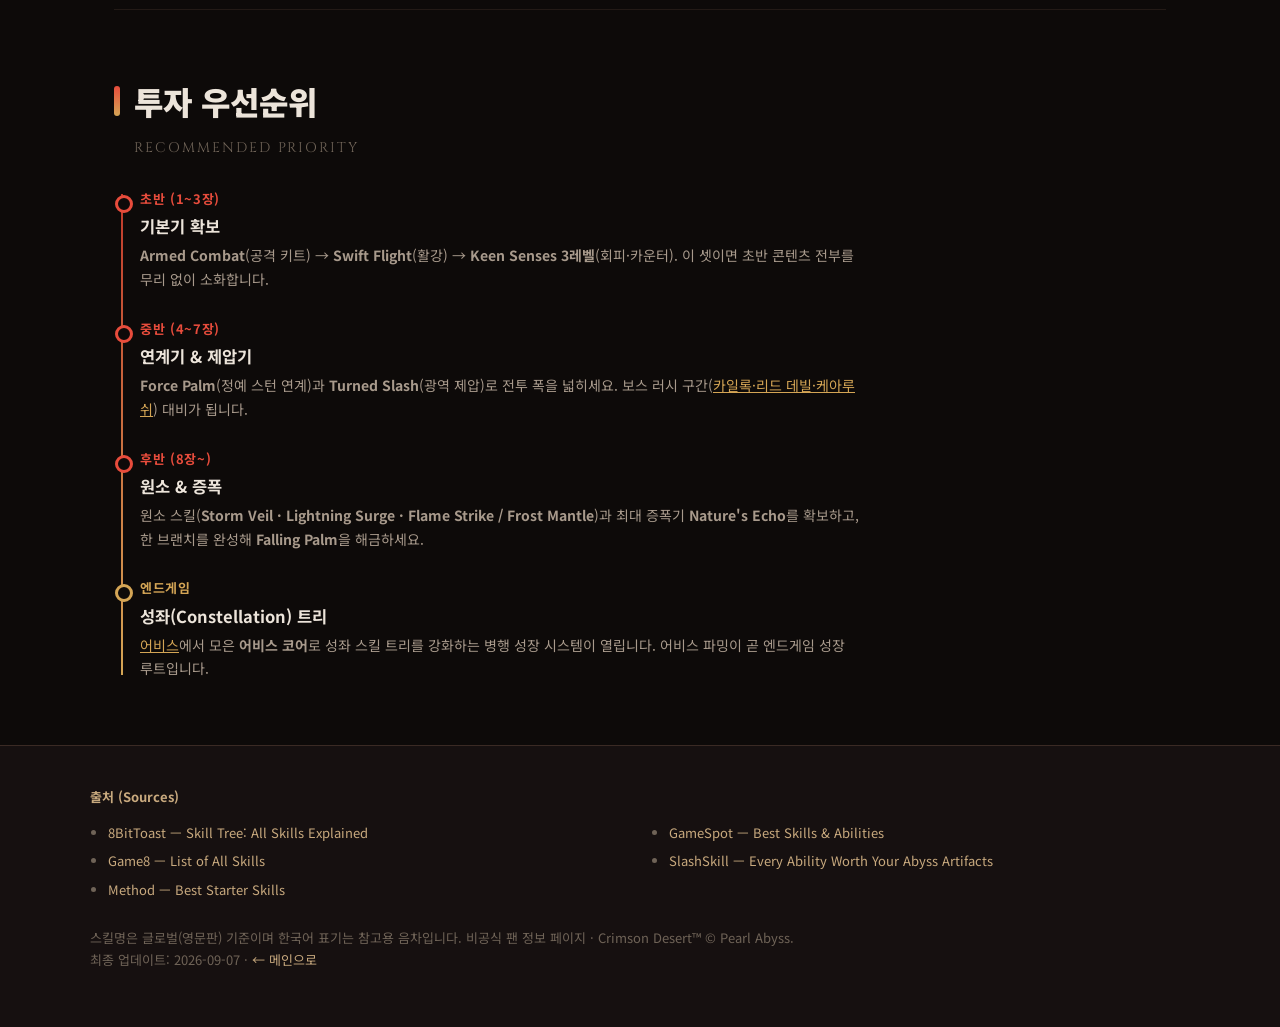
<file: skills.html>
<!DOCTYPE html>
<html lang="ko">
<head>
<meta charset="UTF-8">
<meta name="viewport" content="width=device-width, initial-scale=1.0">
<title>스킬 트리 — 붉은 사막</title>
<meta name="description" content="붉은 사막(Crimson Desert) 스킬 트리 가이드 — 3색 브랜치 구조, 어비스 유물, 추천 스킬 순서, 성좌 시스템">
<link rel="preconnect" href="https://fonts.googleapis.com">
<link rel="preconnect" href="https://fonts.gstatic.com" crossorigin>
<link href="https://fonts.googleapis.com/css2?family=Noto+Sans+KR:wght@300;400;500;700;900&family=Cinzel:wght@600;800&display=swap" rel="stylesheet">
<link rel="stylesheet" href="assets/style.css">
</head>
<body>

<nav>
  <div class="nav-inner">
    <a class="nav-logo en" href="index.html">CRIMSON DESERT</a>
    <a href="index.html">홈</a>
    <a href="quests.html">퀘스트</a>
    <a href="sidequests.html">사이드 퀘스트</a>
    <a href="items.html">아이템</a>
    <a href="bosses.html">보스</a>
    <a href="regions.html">지역</a>
    <a href="skills.html" class="active">스킬</a>
    <a href="mounts.html">탈것</a>
    <a href="collectibles.html">수집품</a>
    <a href="camp.html">캠프</a>
    <a href="#branches">3색 브랜치</a>
    <a href="#notable">핵심 스킬</a>
    <a href="#characters">캐릭터별 스킬</a>
    <a href="#priority">추천 순서</a>
  </div>
</nav>

<header class="page-hero">
  <span class="hero-kicker en">Skill Tree</span>
  <h1>스킬 트리</h1>
  <div class="hero-en en">SKILLS &amp; PROGRESSION</div>
  <p class="hero-desc">경험치 레벨업 대신 '어비스 유물'로 해금하는 삼각형 스킬 트리 — 구조와 핵심 스킬, 투자 우선순위 정리.</p>
</header>

<main>

<section id="skill-system">
  <h2>성장 시스템 개요</h2>
  <div class="sub en">Progression System</div>
  <p class="lead">
    붉은 사막은 전통적인 경험치 기반 레벨업 대신, <strong>어비스 유물(Abyss Artifacts)</strong>이라는 재화를
    삼각형 스킬 트리의 노드에 투자해 전투 능력·스탯·이동 스킬을 해금하는 방식을 씁니다.
  </p>
  <div class="grid c3">
    <div class="card">
      <span class="tag">재화</span>
      <h3>🔮 어비스 유물</h3>
      <p>보스 처치, 파이웰 곳곳의 <strong>봉인된 유물 도전</strong>, 퀘스트 완료, 탐험으로 획득합니다.
      <a href="sidequests.html" style="color:var(--gold)">세력 퀘스트</a> 일부도 어비스 유물을 직접 보상으로 줍니다.</p>
    </div>
    <div class="card">
      <span class="tag">무료 습득</span>
      <h3>👁️ 보고 배우기 (Watch &amp; Learn)</h3>
      <p>특정 적이나 정령 안내자의 기술을 관찰하면 <strong>시간이 느려지며 스킬을 무료로 습득</strong>하는 기회가 발생합니다.
      전투 중 연출이 뜨면 놓치지 마세요.</p>
    </div>
    <div class="card">
      <span class="tag gold">리스펙</span>
      <h3>🌳 엘더트리 재분배</h3>
      <p>헤르난드의 <strong>엘더트리</strong>에서 <strong>테르니 유물</strong>(수량 제한)로 스킬 재분배가 가능합니다.
      무제한이 아니므로 큰 투자 전에 계획을 세우세요.</p>
    </div>
  </div>
</section>

<section id="branches">
  <h2>3색 브랜치 구조</h2>
  <div class="sub en">Blue · Green · Red Branches</div>
  <p class="lead">스킬 화면은 세 가지 색상 브랜치가 <strong>삼각형</strong>을 이루는 형태입니다. 스킬명은 글로벌(영문판) 기준입니다.</p>
  <div class="grid c3">
    <div class="card">
      <span class="tag" style="color:#5dade2;background:rgba(93,173,226,.10);border-color:rgba(93,173,226,.35)">BLUE · 기력</span>
      <h3>⚔️ 청색 — 기력(Stamina) 트리</h3>
      <p>
        물리 전투와 움직임을 관장합니다. 무기 전투·발차기·잡기·궁술·맨손 격투 계열.<br><br>
        · <strong>Armed Combat</strong> — 핵심(Keystone) 스킬. 공격 키트의 근간인 <strong>Evasive Slash · Rush · Charge</strong>를 해금<br>
        · <strong>Turned Slash</strong> — 방어구 관통 강화가 가능한 강력한 광역 제압기
      </p>
    </div>
    <div class="card">
      <span class="tag" style="color:#58d68d;background:rgba(88,214,141,.10);border-color:rgba(88,214,141,.35)">GREEN · 정신력</span>
      <h3>🛡️ 녹색 — 정신력(Spirit) 트리</h3>
      <p>
        패링·카운터·회피 등 방어와 반격 기술의 중심입니다.<br><br>
        · <strong>Keen Senses</strong> — <strong>게임에서 가장 중요한 방어 스킬</strong>로 꼽힘. 3레벨까지 올리면 회피·카운터 메커니즘 개방<br>
        · <strong>Force Palm</strong> — 정예 적을 스턴 → 마무리 콤보로 잇는 핵심 연계기 (최종 보스전에서도 사용)
      </p>
    </div>
    <div class="card">
      <span class="tag">RED · 생명력</span>
      <h3>❤️ 적색 — 생명력(Health) 트리</h3>
      <p>
        생존력·원소 강화·공중 기동을 담당하는 가장 짧은 브랜치입니다.<br><br>
        · <strong>Swift Flight</strong> — 초반 최우선 투자처. 활강/비행 이동은 탐험과 전투 접근 모두에서 압도적<br>
        · 원소 스킬 — <strong>Storm Veil · Lightning Surge · Flame Strike · Frost Mantle</strong> 등 무기에 속성 부여<br>
        · 퍼즐 해결용 유틸리티 스킬 포함
      </p>
    </div>
  </div>
  <p class="lead" style="margin-top:24px">
    ⭐ <strong>수렴(Convergence) 스킬 — Falling Palm</strong>: 한 브랜치를 <strong>완전히 완성하면</strong> 해금되는 궁극기.
    낙하의 힘과 남은 기력 전부를 실어 <strong>단 한 번의 파괴적인 지면 강타</strong>로 쏟아붓습니다.
  </p>
</section>

<section id="notable">
  <h2>핵심 스킬 정리</h2>
  <div class="sub en">Notable Skills</div>
  <div class="tbl-wrap">
    <table class="items">
      <thead>
        <tr><th>스킬</th><th>브랜치</th><th>효과 · 평가</th></tr>
      </thead>
      <tbody>
        <tr>
          <td>암드 컴뱃<span class="sub-en">Armed Combat</span></td>
          <td>청색</td>
          <td><strong>키스톤 스킬</strong> — Evasive Slash, Rush, Charge 해금. 공격 빌드의 출발점</td>
        </tr>
        <tr>
          <td>킨 센시스<span class="sub-en">Keen Senses</span></td>
          <td>녹색</td>
          <td><strong>최중요 방어 스킬</strong> — 3레벨에서 회피·카운터 개방. 보스전 생존의 근간</td>
        </tr>
        <tr>
          <td>스위프트 플라이트<span class="sub-en">Swift Flight</span></td>
          <td>적색</td>
          <td>활강 이동 — <strong>초반 어비스 유물 투자 1순위</strong>. 공중 접근 각은 대부분의 적에게 대응 불가</td>
        </tr>
        <tr>
          <td>포스 팜<span class="sub-en">Force Palm</span></td>
          <td>녹색</td>
          <td>정예 적 스턴 → 마무리 연계. <a href="bosses.html#story-bosses" style="color:var(--gold)">최종 보스 움브라</a>전 핵심 기술</td>
        </tr>
        <tr>
          <td>턴드 슬래시<span class="sub-en">Turned Slash</span></td>
          <td>청색</td>
          <td>강력한 군중 제어기 — 방어구 관통 업그레이드 지원</td>
        </tr>
        <tr>
          <td>네이처스 에코<span class="sub-en">Nature's Echo</span></td>
          <td>—</td>
          <td>스킬 트리에서 얻을 수 있는 <strong>최대의 피해 증폭기</strong>. 딜 빌드 필수</td>
        </tr>
        <tr>
          <td>원소 스킬군<span class="sub-en">Storm Veil · Lightning Surge · Flame Strike · Frost Mantle</span></td>
          <td>적색</td>
          <td>중후반 필수 — 무기에 속성 피해 부여. 속성 저항 <a href="items.html#armor" style="color:var(--gold)">쿠쿠 갑옷</a>과 함께 속성전 대비의 양축</td>
        </tr>
        <tr>
          <td>폴링 팜<span class="sub-en">Falling Palm</span></td>
          <td>수렴</td>
          <td>브랜치 1개 완성 시 해금 — 남은 기력 전부를 쏟는 궁극의 지면 강타</td>
        </tr>
      </tbody>
    </table>
  </div>
</section>

<section id="characters">
  <h2>캐릭터별 전체 스킬 목록</h2>
  <div class="sub en">All Skills by Character</div>
  <p class="lead">
    세 캐릭터는 공용 스킬(Dodge · Counter · Parry · Keen Senses · Flight · Double Jump · Focus · Nature's Grasp)을 공유하되
    해금 방식과 고유기가 다릅니다. 대부분의 스킬은 <strong>레벨당 어비스 유물 1개</strong> 또는 '보고 배우기'로 해금됩니다. 클릭하면 펼쳐집니다.
  </p>

  <details class="chapter">
    <summary>
      <span class="ch-no">⚔️</span>
      <span class="ch-title"><span class="ko">클리프 맥더프</span><br><span class="orig en">Kliff Macduff — 만능형</span></span>
      <span class="ch-count">40+ 스킬</span>
    </summary>
    <div class="ch-body" style="padding-left:22px">
      <div class="tbl-wrap" style="margin-top:14px">
        <table class="items">
          <thead><tr><th>스킬</th><th>분류</th><th>최대 Lv / 조건</th><th>효과</th></tr></thead>
          <tbody>
            <tr><td>Armed Combat</td><td>기본</td><td>Lv 5</td><td>근접 무기 기본 공격 (키스톤)</td></tr>
            <tr><td>Unarmed Combat</td><td>기본</td><td>Lv 5</td><td>맨손 타격, 레벨당 피해 증가</td></tr>
            <tr><td>Marksmanship</td><td>기본</td><td>Lv 5</td><td>원거리 무기 공격</td></tr>
            <tr><td>Grappling</td><td>기본</td><td>Lv 5</td><td>잡기 기술, 레벨당 피해 증가</td></tr>
            <tr><td>Forward Slash</td><td>근접기</td><td>Lv 3</td><td>크게 내딛으며 강력한 베기</td></tr>
            <tr><td>Turning Slash</td><td>근접기</td><td>Lv 3</td><td>회전 내려베기 — 적을 띄움</td></tr>
            <tr><td>Stab</td><td>근접기</td><td>Lv 3</td><td>빠른 찌르기 — 출혈 부여</td></tr>
            <tr><td>Spinning Slash</td><td>근접기</td><td>Lv 2</td><td>짧게 도약하며 회전 베기</td></tr>
            <tr><td>Tactical Stab</td><td>근접기</td><td>Lv 2</td><td>돌진 연속 찌르기</td></tr>
            <tr><td>Shield Bash</td><td>방어</td><td>—</td><td>방패 타격 + 공격 차단</td></tr>
            <tr><td>Evasive Slash</td><td>방어</td><td>—</td><td>뒤로 회피하며 베기</td></tr>
            <tr><td>Parry / Dodge / Counter Stance</td><td>방어</td><td>—</td><td>패링·회피·반격 자세 (Keen Senses 연동)</td></tr>
            <tr><td>Double Jump</td><td>기동</td><td>유물 1</td><td>공중 추가 점프</td></tr>
            <tr><td>Flight</td><td>기동</td><td>Lv 2</td><td>공중 활강</td></tr>
            <tr><td>Flying Kick</td><td>발차기</td><td>Unarmed Lv 4</td><td>공중 이단 옆차기</td></tr>
            <tr><td>Meteor Kick</td><td>발차기</td><td>Unarmed Lv 5</td><td>고공 낙하 킥</td></tr>
            <tr><td>Pump Kick / Dropkick</td><td>발차기</td><td>—</td><td>양발 강타 — 적을 날려버림</td></tr>
            <tr><td>Force Palm</td><td>포스</td><td>Lv 3</td><td>기를 모아 일격 방출 — 정예 스턴 연계</td></tr>
            <tr><td>Axiom Force</td><td>포스</td><td>Lv 3</td><td>불가능을 가능케 하는 힘 (연계 조건 다수)</td></tr>
            <tr><td>Nature's Grasp</td><td>포스</td><td>Lv 1</td><td>무거운 물체 들기·이동</td></tr>
            <tr><td>Focus</td><td>포스</td><td>Lv 3</td><td>시간 감속 + 정신력 회복</td></tr>
            <tr><td>Charged Shot / Multishot</td><td>원거리</td><td>유물·관찰</td><td>차지샷 / 화살 10발 부채꼴 발사</td></tr>
            <tr><td>Evasive Shot</td><td>원거리</td><td>Lv 3</td><td>회피와 동시에 사격</td></tr>
            <tr><td>Blinding Flash</td><td>원거리</td><td>—</td><td>빛 반사로 적 실명</td></tr>
            <tr><td>Lariat / Throw / Restrain</td><td>잡기</td><td>Lariat Lv 5</td><td>지면 강타 던지기 / 투척 / 인질 잡기</td></tr>
            <tr><td>Winch</td><td>잡기</td><td>Grappling·Axiom Lv 3</td><td>끌어당겨 내리꽂기</td></tr>
            <tr><td>Nature's Echo</td><td>특수</td><td>Lv 3</td><td>환영 공격 복제 — <strong>최대 피해 증폭기</strong></td></tr>
            <tr><td>Imbue Element</td><td>원소</td><td>Lv 4</td><td>공격에 원소 효과 부여</td></tr>
            <tr><td>Flame Strike / Lightning Surge / Frost Mantle / Storm Veil</td><td>원소</td><td>—</td><td>화염 강타 / 전기장 생성 / 서리 방벽 / 연막 은신</td></tr>
            <tr><td>Mystical Storage</td><td>특수</td><td>Axiom 연동</td><td>쿠쿠 항아리에 물체 봉인</td></tr>
            <tr><td>Aerial Maneuver / Aerial Swing</td><td>특수</td><td>Axiom Lv 3</td><td>록온 점프 / 전방 스윙 도약 공격</td></tr>
          </tbody>
        </table>
      </div>
    </div>
  </details>

  <details class="chapter">
    <summary>
      <span class="ch-no">🗡️</span>
      <span class="ch-title"><span class="ko">다미안</span><br><span class="orig en">Damiane — 스피드형 (3장 해금)</span></span>
      <span class="ch-count">40+ 스킬</span>
    </summary>
    <div class="ch-body" style="padding-left:22px">
      <div class="tbl-wrap" style="margin-top:14px">
        <table class="items">
          <thead><tr><th>스킬</th><th>분류</th><th>최대 Lv / 조건</th><th>효과</th></tr></thead>
          <tbody>
            <tr><td>Armed / Unarmed Combat · Marksmanship · Grappling</td><td>기본</td><td>각 Lv 5</td><td>공용 기본기 4종</td></tr>
            <tr><td>Smiting Strike</td><td>주력기</td><td>Lv 3</td><td>회전하며 빛의 창으로 내리찍기</td></tr>
            <tr><td>Piercing Light</td><td>주력기</td><td>Lv 3</td><td>전방 관통 찌르기</td></tr>
            <tr><td>Sword Flurry</td><td>주력기</td><td>Lv 2</td><td>회피 반격 연속 베기</td></tr>
            <tr><td>Smiting Bolt</td><td>주력기</td><td>Lv 3</td><td>하늘에서 빛의 창 소환</td></tr>
            <tr><td>Moonlight Slash</td><td>주력기</td><td>Lv 3</td><td>빛을 두른 창 관통 베기</td></tr>
            <tr><td>Holy Explosion</td><td>대검</td><td>—</td><td>신성 에너지 대검 어퍼컷</td></tr>
            <tr><td>Celestial Strike / Celestial Vitality / Divine Power</td><td>대검</td><td>Lv 2~3</td><td>천상의 빛 대검 강타 / 회전 창격 / 신성 에너지 난무</td></tr>
            <tr><td>Focused Shot</td><td>원거리</td><td>Lv 3</td><td>조준 중 포커스 발동 → 최대 4연발</td></tr>
            <tr><td>Quick Reload</td><td>원거리</td><td>관찰</td><td>총기 재장전 가속</td></tr>
            <tr><td>Shield Toss</td><td>방패</td><td>Lv 3</td><td>방패 투척 — 최대 <strong>7회 튕기며 타격</strong></td></tr>
            <tr><td>Shield Sentinel</td><td>방패</td><td>Focus + Toss Lv 2</td><td>방패를 부유 포탑으로 전개</td></tr>
            <tr><td>Blade Sentinel</td><td>방패</td><td>Focus + Toss Lv 3</td><td>포커스 모드 센티넬 연속 공격</td></tr>
            <tr><td>Scissor Kick / Tornado Kick</td><td>발차기</td><td>유물·관찰</td><td>교차 발차기 / 회전 발차기 띄우기</td></tr>
            <tr><td>Flurry of Kicks</td><td>발차기</td><td>Unarmed·Keen Senses·Tornado Lv 3</td><td>기를 모은 연속 발차기</td></tr>
            <tr><td>Screwdriver</td><td>잡기</td><td>Grappling Lv 3</td><td>킥 → 회전 내리꽂기</td></tr>
            <tr><td>Aerial Grapple</td><td>잡기</td><td>Grappling Lv 5</td><td>어퍼컷 → 공중 슬램</td></tr>
            <tr><td>Spinning Scissors Throw</td><td>잡기</td><td>—</td><td>달리며 다리로 감아 던지기</td></tr>
            <tr><td>Flame Rush / Lightning Strike / Storm Pillar / Frost Mantle</td><td>원소</td><td>—</td><td>화염 돌진 펀치 / 검끝 전격 방출 / 회오리 흡입 타격 / 서리 방벽</td></tr>
            <tr><td>Imbue Element</td><td>원소</td><td>Lv 4</td><td>공격에 원소 부여</td></tr>
            <tr><td>Skystep</td><td>기동</td><td>—</td><td>공중 상승기류 도약 연장</td></tr>
            <tr><td>Evasive Roll / Double Jump / Vault / Flight</td><td>기동</td><td>기본 제공</td><td>구르기 / 이단 점프 / 적 뛰어넘기 / 활강</td></tr>
          </tbody>
        </table>
      </div>
    </div>
  </details>

  <details class="chapter">
    <summary>
      <span class="ch-no">🪓</span>
      <span class="ch-title"><span class="ko">웅카</span><br><span class="orig en">Oongka — 파워형 (7장 해금)</span></span>
      <span class="ch-count">40+ 스킬</span>
    </summary>
    <div class="ch-body" style="padding-left:22px">
      <div class="tbl-wrap" style="margin-top:14px">
        <table class="items">
          <thead><tr><th>스킬</th><th>분류</th><th>최대 Lv / 조건</th><th>효과</th></tr></thead>
          <tbody>
            <tr><td>Armed / Unarmed Combat · Marksmanship · Grappling</td><td>기본</td><td>각 Lv 5</td><td>공용 기본기 4종 (원거리는 블래스터)</td></tr>
            <tr><td>Slash</td><td>주력기</td><td>Lv 3</td><td>빠른 전방 휘두르기 — 적을 지면에 박음</td></tr>
            <tr><td>Rampage</td><td>주력기</td><td>Lv 3</td><td>전방 돌진 절단</td></tr>
            <tr><td>Raging Lightning</td><td>주력기</td><td>Lv 2</td><td>고속 회전으로 주변 전체 베기</td></tr>
            <tr><td>Quaking Fury</td><td>주력기</td><td>Lv 3</td><td>회전 쓸기 → 내려찍기</td></tr>
            <tr><td>Leaping Smash</td><td>주력기</td><td>—</td><td>높이 도약 후 광역 내려찍기</td></tr>
            <tr><td>Scatter Shot</td><td>원거리</td><td>—</td><td>산탄 발사 — 근접 다수 타격</td></tr>
            <tr><td>Focused Shot / Charged Shot / Evasive Shot</td><td>원거리</td><td>Lv 3</td><td>포커스 다중 사격 / 차지샷 / 회피 사격</td></tr>
            <tr><td>Aerial Evasive Shot</td><td>원거리</td><td>유물</td><td>공중 사격 — 반동으로 위치 조정</td></tr>
            <tr><td>Rage</td><td>특수</td><td>Focus 연동</td><td>분노 해방 — <strong>슈퍼아머 상태</strong> 돌입</td></tr>
            <tr><td>Explosive Strike</td><td>특수</td><td>Unarmed Lv 3</td><td>산탄 에너지를 실은 폭발 펀치</td></tr>
            <tr><td>Explosive Leap</td><td>특수</td><td>Focus·Marksmanship Lv 3</td><td>포커스 도약 → 착지 충격파</td></tr>
            <tr><td>Dual Wielding Mastery</td><td>특수</td><td>Armed Lv 4</td><td>양손 무기 한 손 들기 — 대형 해머 보조 피해 증가</td></tr>
            <tr><td>Clothesline</td><td>잡기</td><td>기본</td><td>질주 훅 → 내리꽂기</td></tr>
            <tr><td>Giant Swing</td><td>잡기</td><td>Grappling Lv 3</td><td>킥 → 대회전 던지기</td></tr>
            <tr><td>Back Hang</td><td>잡기</td><td>Grappling Lv 4</td><td>대형 적 등에 매달리기</td></tr>
            <tr><td>Lariat Follow-up</td><td>잡기</td><td>Grappling Lv 5</td><td>라리아트 연속 시전</td></tr>
            <tr><td>Quick Grab / Scissor Takedown / Low Dropkick / Body Slam</td><td>잡기·발차기</td><td>일부 Unarmed Lv 2</td><td>선제 잡기 / 다리 감아 넘기기 / 로우킥 / 공중 몸통 박기</td></tr>
            <tr><td>Flame Quake / Lightning Pulse / Storm Howl / Frost Mantle</td><td>원소</td><td>—</td><td>화염 지면 강타 / 양손 전격 감전 / 포효 밀쳐내기 / 서리 방벽</td></tr>
            <tr><td>Imbue Element</td><td>원소</td><td>Lv 4</td><td>공격에 원소 부여</td></tr>
            <tr><td>Vertical Flight / Flight (로켓팩)</td><td>기동</td><td>8장 해금</td><td>수직 이륙 / 쿠쿠 로켓팩 비행</td></tr>
            <tr><td>Keen Senses → Dodge(Lv 2) → Counter(Lv 3)</td><td>방어</td><td>단계 해금</td><td>회피·카운터 단계적 개방</td></tr>
          </tbody>
        </table>
      </div>
    </div>
  </details>
</section>

<section id="priority">
  <h2>투자 우선순위</h2>
  <div class="sub en">Recommended Priority</div>
  <div class="timeline">
    <div class="tl-item">
      <div class="tl-date">초반 (1~3장)</div>
      <h3>기본기 확보</h3>
      <p><strong>Armed Combat</strong>(공격 키트) → <strong>Swift Flight</strong>(활강) → <strong>Keen Senses 3레벨</strong>(회피·카운터).
      이 셋이면 초반 콘텐츠 전부를 무리 없이 소화합니다.</p>
    </div>
    <div class="tl-item">
      <div class="tl-date">중반 (4~7장)</div>
      <h3>연계기 &amp; 제압기</h3>
      <p><strong>Force Palm</strong>(정예 스턴 연계)과 <strong>Turned Slash</strong>(광역 제압)로 전투 폭을 넓히세요.
      보스 러시 구간(<a href="bosses.html" style="color:var(--gold)">카일록·리드 데빌·케아루쉬</a>) 대비가 됩니다.</p>
    </div>
    <div class="tl-item">
      <div class="tl-date">후반 (8장~)</div>
      <h3>원소 &amp; 증폭</h3>
      <p>원소 스킬(<strong>Storm Veil · Lightning Surge · Flame Strike / Frost Mantle</strong>)과
      최대 증폭기 <strong>Nature's Echo</strong>를 확보하고, 한 브랜치를 완성해 <strong>Falling Palm</strong>을 해금하세요.</p>
    </div>
    <div class="tl-item future">
      <div class="tl-date">엔드게임</div>
      <h3>성좌(Constellation) 트리</h3>
      <p><a href="regions.html#abyss" style="color:var(--gold)">어비스</a>에서 모은 <strong>어비스 코어</strong>로
      성좌 스킬 트리를 강화하는 병행 성장 시스템이 열립니다. 어비스 파밍이 곧 엔드게임 성장 루트입니다.</p>
    </div>
  </div>
</section>

</main>

<footer>
  <div class="foot-inner">
    <strong style="color:var(--sand)">출처 (Sources)</strong>
    <ul class="src-list">
      <li><a href="https://8bittoast.com/crimson-desert-skills/" target="_blank" rel="noopener">8BitToast — Skill Tree: All Skills Explained</a></li>
      <li><a href="https://game8.co/games/Crimson-Desert/archives/585471" target="_blank" rel="noopener">Game8 — List of All Skills</a></li>
      <li><a href="https://www.method.gg/crimson-desert/crimson-desert-the-best-starter-skills-to-unlock" target="_blank" rel="noopener">Method — Best Starter Skills</a></li>
      <li><a href="https://www.gamespot.com/gallery/crimson-desert-best-skills-abilities-guide/2900-7622/" target="_blank" rel="noopener">GameSpot — Best Skills &amp; Abilities</a></li>
      <li><a href="https://www.slashskill.com/crimson-desert-best-skills-every-ability-worth-your-abyss-artifacts/" target="_blank" rel="noopener">SlashSkill — Every Ability Worth Your Abyss Artifacts</a></li>
    </ul>
    <p>스킬명은 글로벌(영문판) 기준이며 한국어 표기는 참고용 음차입니다. 비공식 팬 정보 페이지 · Crimson Desert™ © Pearl Abyss.<br>
    최종 업데이트: 2026-09-07 · <a href="index.html">← 메인으로</a></p>
  </div>
</footer>

</body>
</html>
</file>
<file: assets/style.css>
:root{
  --bg:#0d0a09;
  --bg-2:#161010;
  --surface:#1e1614;
  --surface-2:#261b18;
  --line:#3a2a24;
  --crimson:#c0392b;
  --crimson-bright:#e74c3c;
  --gold:#d4a555;
  --sand:#c8a97e;
  --text:#ece4da;
  --text-dim:#a89a8c;
  --text-faint:#6f6357;
}
*{margin:0;padding:0;box-sizing:border-box}
html{scroll-behavior:smooth}
body{
  background:var(--bg);
  color:var(--text);
  font-family:'Noto Sans KR',-apple-system,'Malgun Gothic',sans-serif;
  line-height:1.7;
  overflow-x:hidden;
}
.en{font-family:'Cinzel','Noto Sans KR',serif}

/* ---------- Nav ---------- */
nav{
  position:sticky;top:0;z-index:50;
  background:rgba(13,10,9,.92);
  backdrop-filter:blur(8px);
  border-bottom:1px solid var(--line);
}
.nav-inner{
  max-width:1100px;margin:0 auto;padding:0 24px;
  display:flex;align-items:center;gap:8px;height:56px;
  overflow-x:auto;white-space:nowrap;
}
.nav-logo{font-weight:900;color:var(--crimson-bright);letter-spacing:.06em;margin-right:12px;font-size:15px;text-decoration:none}
nav a{color:var(--text-dim);text-decoration:none;font-size:13.5px;padding:6px 10px;border-radius:6px;transition:.2s}
nav a:hover{color:var(--text);background:var(--surface)}
nav a.active{color:var(--gold);background:var(--surface)}

/* ---------- Hero ---------- */
header{
  position:relative;
  background:
    radial-gradient(ellipse 90% 70% at 50% 0%, rgba(192,57,43,.28), transparent 60%),
    radial-gradient(ellipse 60% 50% at 80% 100%, rgba(212,165,85,.10), transparent 60%),
    linear-gradient(180deg,#1a0e0b 0%,var(--bg) 100%);
  text-align:center;
  padding:96px 24px 72px;
  border-bottom:1px solid var(--line);
}
header.page-hero{padding:64px 24px 48px}
.hero-kicker{
  display:inline-block;
  font-size:13px;letter-spacing:.35em;color:var(--gold);
  text-transform:uppercase;margin-bottom:20px;
}
h1{
  font-size:clamp(44px,8vw,84px);
  font-weight:900;line-height:1.1;
  background:linear-gradient(180deg,#f5ded2 20%,var(--crimson-bright) 90%);
  -webkit-background-clip:text;background-clip:text;color:transparent;
  margin-bottom:8px;
}
header.page-hero h1{font-size:clamp(32px,6vw,56px)}
.hero-en{font-size:clamp(16px,2.6vw,24px);letter-spacing:.42em;color:var(--sand);margin-bottom:28px}
header.page-hero .hero-en{font-size:clamp(13px,2vw,17px);margin-bottom:20px}
.hero-desc{max-width:640px;margin:0 auto 36px;color:var(--text-dim);font-size:16.5px}
header.page-hero .hero-desc{margin-bottom:0}
.hero-badges{display:flex;flex-wrap:wrap;gap:10px;justify-content:center}
.badge{
  background:var(--surface);border:1px solid var(--line);
  padding:8px 16px;border-radius:999px;font-size:13.5px;color:var(--text-dim);
}
.badge strong{color:var(--text);font-weight:700}
.badge.hot{border-color:rgba(231,76,60,.5);color:#f0b7ae}
.badge.hot strong{color:var(--crimson-bright)}

/* ---------- Layout ---------- */
main{max-width:1100px;margin:0 auto;padding:0 24px}
section{padding:64px 0;border-bottom:1px solid rgba(58,42,36,.5)}
section:last-of-type{border-bottom:none}
h2{
  font-size:clamp(24px,4vw,32px);font-weight:900;margin-bottom:8px;
  display:flex;align-items:center;gap:14px;
}
h2::before{content:"";width:6px;height:30px;background:linear-gradient(180deg,var(--crimson-bright),var(--gold));border-radius:3px;flex:none}
.sub{color:var(--text-faint);font-size:14px;letter-spacing:.14em;text-transform:uppercase;margin-bottom:28px;padding-left:20px}
h3{font-size:18px;font-weight:700;color:var(--sand);margin-bottom:10px}
p.lead{color:var(--text-dim);max-width:820px;margin-bottom:24px}

.grid{display:grid;gap:18px}
.grid.c2{grid-template-columns:repeat(auto-fit,minmax(300px,1fr))}
.grid.c3{grid-template-columns:repeat(auto-fit,minmax(240px,1fr))}
.card{
  background:var(--surface);border:1px solid var(--line);
  border-radius:14px;padding:24px;
  transition:transform .2s,border-color .2s;
}
.card:hover{transform:translateY(-3px);border-color:rgba(212,165,85,.45)}
.card p{color:var(--text-dim);font-size:14.5px}
a.card{display:block;text-decoration:none;color:inherit}
.card .tag{
  display:inline-block;font-size:11.5px;font-weight:700;letter-spacing:.08em;
  color:var(--crimson-bright);background:rgba(192,57,43,.12);
  border:1px solid rgba(192,57,43,.35);
  padding:2px 10px;border-radius:999px;margin-bottom:12px;
}
.card .tag.gold{color:var(--gold);background:rgba(212,165,85,.10);border-color:rgba(212,165,85,.35)}

/* ---------- Info table ---------- */
.tbl-wrap{overflow-x:auto;border:1px solid var(--line);border-radius:14px}
table{width:100%;border-collapse:collapse;font-size:14.5px;min-width:560px}
th,td{padding:13px 18px;text-align:left;border-bottom:1px solid var(--line)}
tr:last-child th,tr:last-child td{border-bottom:none}
th{background:var(--surface-2);color:var(--sand);font-weight:700;white-space:nowrap;width:180px}
td{color:var(--text-dim);background:var(--surface)}
td strong{color:var(--text)}
thead th{width:auto;color:var(--gold)}
table.items th{width:auto;white-space:normal}
table.items td:first-child{color:var(--text);font-weight:700;white-space:nowrap}
table.items td .sub-en{display:block;font-weight:400;font-size:12px;color:var(--text-faint)}

/* ---------- Characters ---------- */
.char{position:relative;overflow:hidden}
.char .portrait{
  font-size:44px;line-height:1;margin-bottom:14px;
  filter:drop-shadow(0 0 14px rgba(231,76,60,.35));
}
.char h3{font-size:21px;color:var(--text)}
.char .role{color:var(--gold);font-size:13px;font-weight:500;letter-spacing:.05em;margin-bottom:12px}

/* ---------- Timeline ---------- */
.timeline{position:relative;padding-left:26px}
.timeline::before{content:"";position:absolute;left:7px;top:6px;bottom:6px;width:2px;background:linear-gradient(180deg,var(--crimson),var(--gold))}
.tl-item{position:relative;padding-bottom:26px}
.tl-item:last-child{padding-bottom:0}
.tl-item::before{
  content:"";position:absolute;left:-25px;top:7px;width:12px;height:12px;border-radius:50%;
  background:var(--bg);border:3px solid var(--crimson-bright);
}
.tl-item.future::before{border-color:var(--gold)}
.tl-date{font-size:13px;font-weight:700;color:var(--crimson-bright);letter-spacing:.05em}
.tl-item.future .tl-date{color:var(--gold)}
.tl-item h3{color:var(--text);margin:2px 0 4px;font-size:16.5px}
.tl-item p{color:var(--text-dim);font-size:14px;max-width:720px}

/* ---------- Sales bar ---------- */
.sales{display:grid;gap:12px;margin-top:6px}
.sale-row{display:grid;grid-template-columns:120px 1fr;align-items:center;gap:14px}
.sale-label{font-size:13.5px;color:var(--text-dim);text-align:right;white-space:nowrap}
.sale-track{background:var(--surface);border:1px solid var(--line);border-radius:999px;height:26px;overflow:hidden}
.sale-fill{
  height:100%;border-radius:999px;
  background:linear-gradient(90deg,var(--crimson) 0%,var(--crimson-bright) 70%,var(--gold) 100%);
  display:flex;align-items:center;justify-content:flex-end;
  padding-right:10px;font-size:12px;font-weight:700;color:#fff;
  min-width:64px;
}

/* ---------- Score ---------- */
.scores{display:flex;flex-wrap:wrap;gap:18px;margin-bottom:28px}
.score{
  flex:1;min-width:150px;text-align:center;
  background:var(--surface);border:1px solid var(--line);border-radius:14px;padding:22px 14px;
}
.score .num{font-size:38px;font-weight:900;color:var(--gold);line-height:1.1}
.score .num.red{color:var(--crimson-bright)}
.score .lbl{font-size:12.5px;color:var(--text-faint);letter-spacing:.06em;margin-top:6px}

/* ---------- Chapter accordion (quests) ---------- */
details.chapter{
  background:var(--surface);border:1px solid var(--line);
  border-radius:14px;margin-bottom:14px;overflow:hidden;
  transition:border-color .2s;
}
details.chapter[open]{border-color:rgba(212,165,85,.45)}
details.chapter summary{
  cursor:pointer;list-style:none;
  display:flex;align-items:center;gap:16px;
  padding:18px 22px;
  user-select:none;
}
details.chapter summary::-webkit-details-marker{display:none}
details.chapter summary:hover{background:var(--surface-2)}
.ch-no{
  flex:none;width:52px;height:52px;border-radius:12px;
  display:flex;align-items:center;justify-content:center;
  background:rgba(192,57,43,.14);border:1px solid rgba(192,57,43,.4);
  color:var(--crimson-bright);font-weight:900;font-size:15px;line-height:1.15;
  text-align:center;
}
.ch-no.gold{background:rgba(212,165,85,.10);border-color:rgba(212,165,85,.4);color:var(--gold)}
.ch-title{flex:1;min-width:0}
.ch-title .ko{font-weight:700;font-size:16.5px;color:var(--text)}
.ch-title .orig{font-size:12.5px;color:var(--text-faint);letter-spacing:.04em}
.ch-count{flex:none;font-size:12.5px;color:var(--text-faint);background:var(--bg-2);border:1px solid var(--line);padding:3px 12px;border-radius:999px;white-space:nowrap}
details.chapter summary::after{
  content:"▾";color:var(--text-faint);flex:none;transition:transform .2s;margin-left:4px;
}
details.chapter[open] summary::after{transform:rotate(180deg)}
.ch-body{padding:4px 22px 20px 90px;border-top:1px solid var(--line)}
.ch-body .desc{color:var(--text-dim);font-size:14px;padding:14px 0 10px}
ul.qlist{list-style:none}
ul.qlist li{
  position:relative;padding:7px 0 7px 22px;
  color:var(--text-dim);font-size:14.5px;
  border-bottom:1px dashed rgba(58,42,36,.6);
}
ul.qlist li:last-child{border-bottom:none}
ul.qlist li::before{
  content:"";position:absolute;left:2px;top:15px;
  width:7px;height:7px;transform:rotate(45deg);
  background:var(--gold);opacity:.7;
}
ul.qlist li strong{color:var(--text)}
ul.qlist li .qn{color:var(--text-faint);font-size:12.5px;margin-left:8px}
ul.qlist li .qsteps{display:block;color:var(--text-faint);font-size:12.5px;line-height:1.7;margin-top:3px}
ul.qlist li .qdetail{display:block;color:var(--text-dim);font-size:13.5px;line-height:1.75;margin-top:8px;padding:10px 14px;background:var(--bg-2);border-left:2px solid rgba(212,165,85,.4);border-radius:0 8px 8px 0}
ul.qlist li .qdetail .rw{color:var(--gold)}
.ch-boss{color:var(--text-dim);font-size:13.5px;padding-top:12px;border-top:1px dashed rgba(58,42,36,.6);margin-top:12px}
.ch-boss strong{color:var(--crimson-bright)}
@media (max-width:640px){.ch-body{padding-left:22px}}

/* ---------- Footer ---------- */
footer{
  border-top:1px solid var(--line);
  background:var(--bg-2);
  padding:40px 24px 56px;margin-top:0;
}
.foot-inner{max-width:1100px;margin:0 auto;color:var(--text-faint);font-size:13px}
.foot-inner a{color:var(--sand);text-decoration:none}
.foot-inner a:hover{color:var(--gold);text-decoration:underline}
.src-list{columns:2;column-gap:40px;margin:14px 0 26px;padding-left:18px}
.src-list li{margin-bottom:6px;break-inside:avoid}
@media (max-width:640px){.src-list{columns:1}.sale-row{grid-template-columns:86px 1fr}.sale-label{font-size:12px}}
</file>
